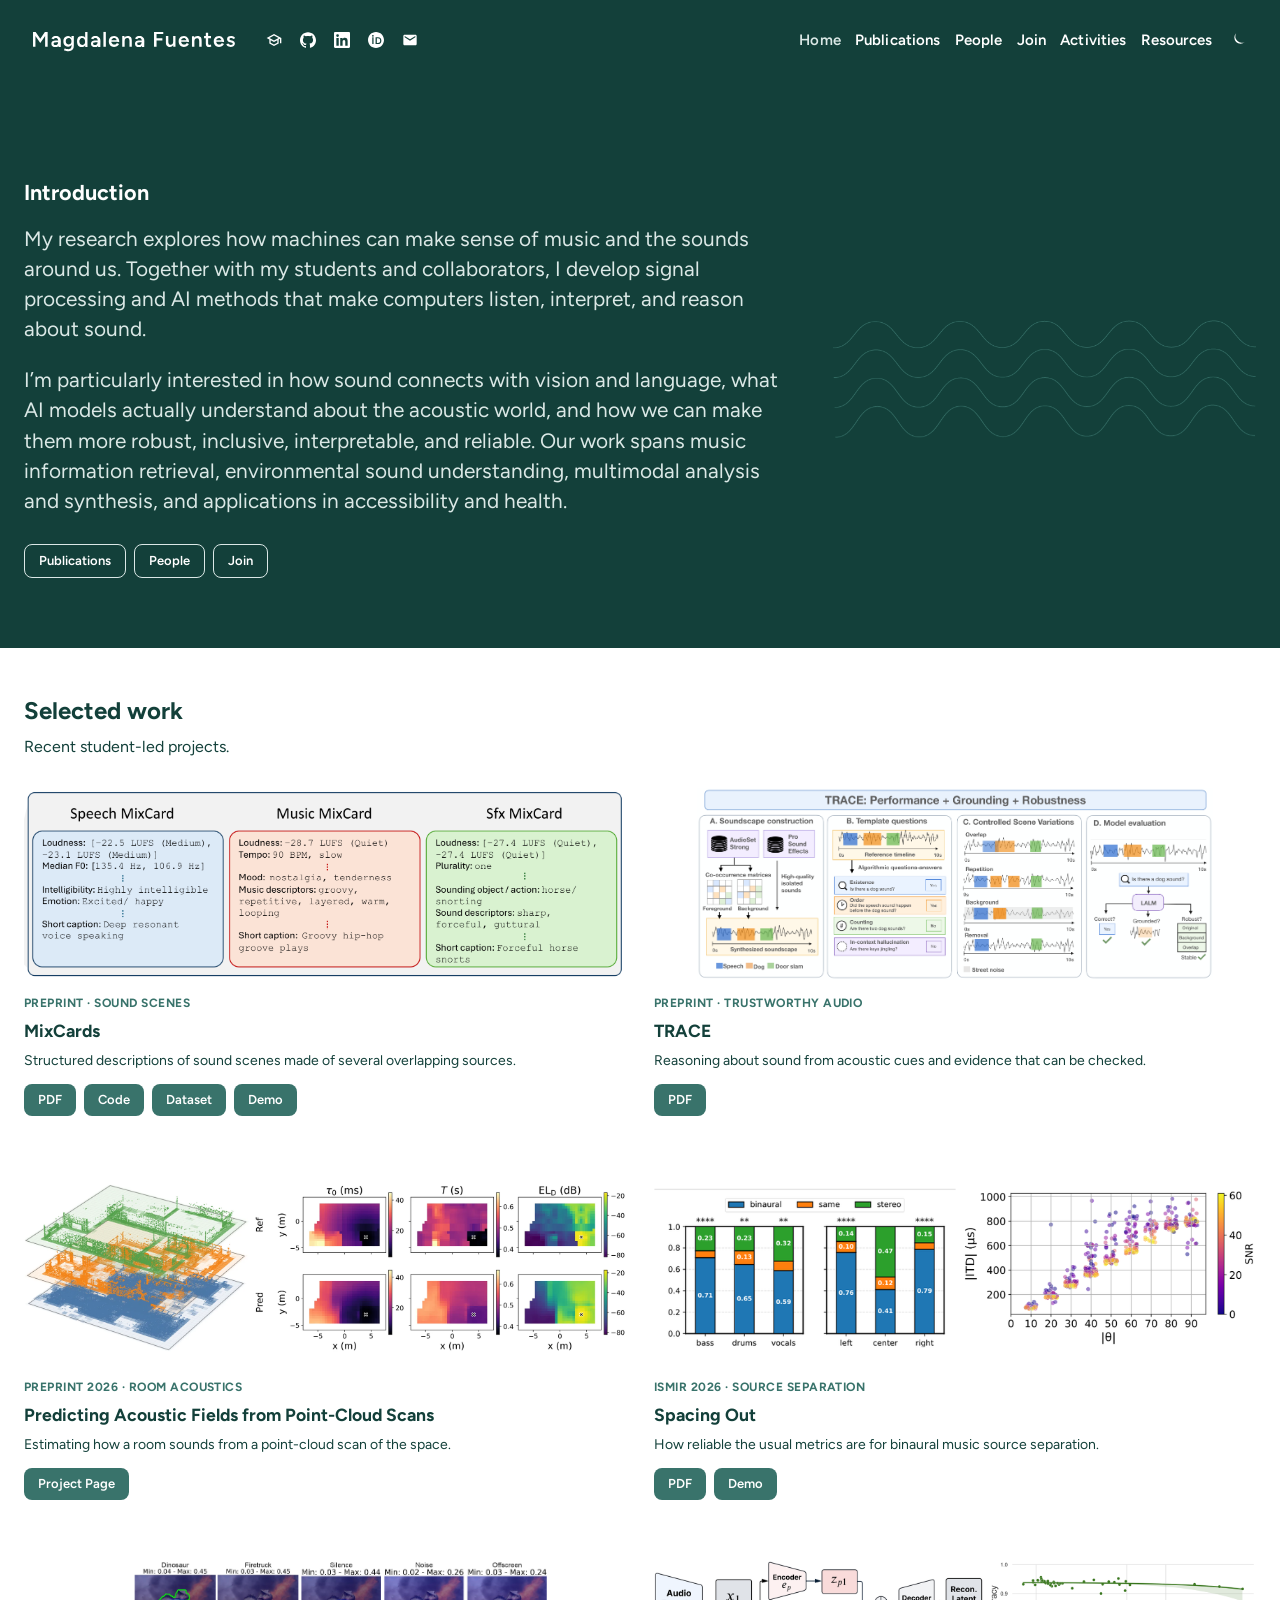
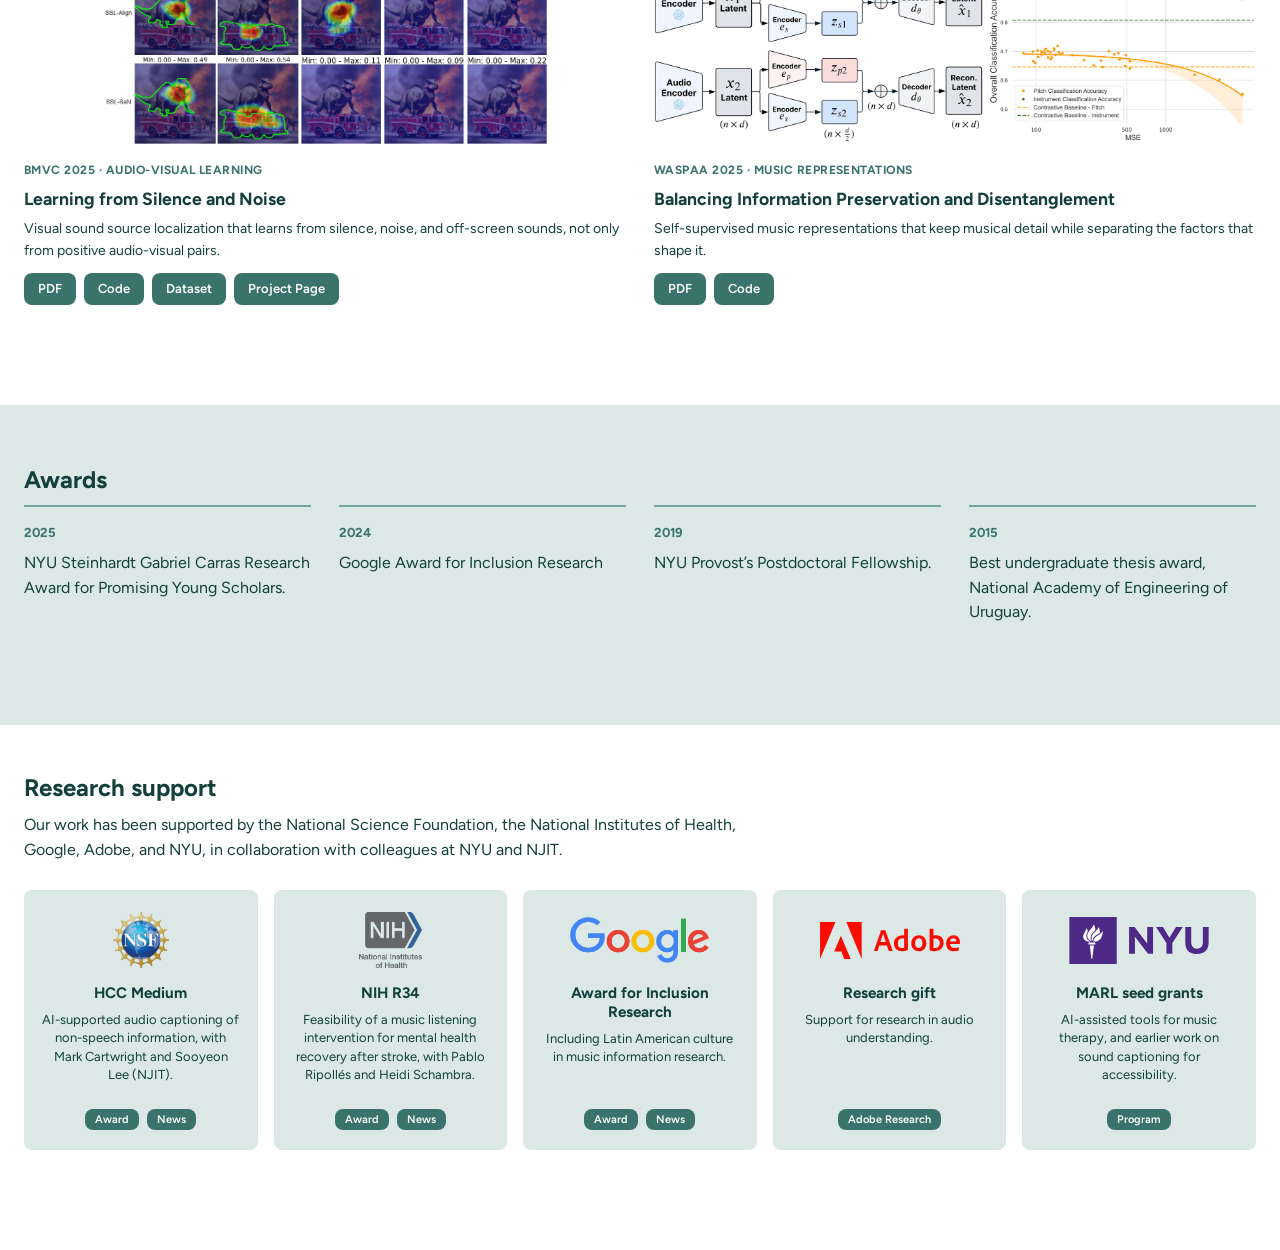
<file: index.html>
<!DOCTYPE html>
<html lang="en">
<head>
  <script>
    try {
      var savedTheme = localStorage.getItem("theme");
      if (savedTheme === "dark" || savedTheme === "light") document.documentElement.setAttribute("data-theme", savedTheme);
    } catch (e) {}
  </script>
  <meta charset="utf-8">
  <meta name="viewport" content="width=device-width, initial-scale=1">
  <title>Magdalena Fuentes</title>
  <meta name="description" content="Assistant Professor of Music Technology and Integrated Design &amp; Media at New York University. Machine listening, music information retrieval, and multimodal sound analysis.">
  <link rel="icon" href="assets/images/favicon.png?v=2" type="image/png" sizes="192x192">
  <link rel="icon" href="assets/images/icon-512.png?v=2" type="image/png" sizes="512x512">
  <link rel="apple-touch-icon" href="assets/images/apple-touch-icon.png?v=2">
  <link rel="manifest" href="/site.webmanifest">
  <link rel="preconnect" href="https://fonts.googleapis.com">
  <link rel="preconnect" href="https://fonts.gstatic.com" crossorigin>
  <link href="https://fonts.googleapis.com/css2?family=Figtree:ital,wght@0,400;0,600;0,700;1,400;1,600;1,700&display=swap" rel="stylesheet">
  <link rel="stylesheet" href="assets/css/style.css?v=52">
</head>
<body class="page-home">
  <div class="mobile-nav" id="mobile-nav">
    <button class="mobile-close" type="button" aria-label="Close menu">&times;</button>
    <ul>
            <li><a href="./" aria-current="page"><span>Home</span></a></li>
            <li><a href="./publications/"><span>Publications</span></a></li>
            <li><a href="./people/"><span>People</span></a></li>
            <li><a href="./join/"><span>Join</span></a></li>
            <li><a href="./activities/"><span>Activities</span></a></li>
            <li><a href="./resources/"><span>Resources</span></a></li>
    </ul>

        <ul class="header-socials" aria-label="Profiles">
          <li><a href="https://scholar.google.com/citations?user=gz7oJAoAAAAJ" target="_blank" rel="noopener" aria-label="Google Scholar" title="Google Scholar"><svg viewBox="0 0 24 24" aria-hidden="true"><path d="M12 3L1 9l4 2.18v6L12 21l7-3.82v-6l2-1.09V17h2V9L12 3zm6.82 6L12 12.72 5.18 9 12 5.28 18.82 9zM17 15.99l-5 2.73-5-2.73v-3.72L12 15l5-2.73v3.72z"/></svg></a></li>
          <li><a href="https://github.com/magdalenafuentes" target="_blank" rel="noopener" aria-label="GitHub" title="GitHub"><svg viewBox="0 0 24 24" aria-hidden="true"><path d="M12 .297c-6.63 0-12 5.373-12 12 0 5.303 3.438 9.8 8.205 11.387.6.113.82-.258.82-.577 0-.285-.01-1.04-.015-2.04-3.338.724-4.042-1.61-4.042-1.61-.546-1.387-1.333-1.757-1.333-1.757-1.09-.745.084-.729.084-.729 1.205.084 1.84 1.236 1.84 1.236 1.07 1.835 2.809 1.305 3.495.998.108-.776.417-1.305.76-1.605-2.665-.3-5.466-1.332-5.466-5.93 0-1.31.465-2.38 1.235-3.22-.135-.303-.54-1.523.105-3.176 0 0 1.005-.322 3.3 1.23.96-.267 1.98-.399 3-.405 1.02.006 2.04.138 3 .405 2.28-1.552 3.285-1.23 3.285-1.23.645 1.653.24 2.873.12 3.176.765.84 1.23 1.91 1.23 3.22 0 4.61-2.805 5.625-5.475 5.92.42.36.81 1.096.81 2.22 0 1.606-.015 2.896-.015 3.286 0 .315.21.69.825.57C20.565 22.092 24 17.592 24 12.297c0-6.627-5.373-12-12-12"/></svg></a></li>
          <li><a href="https://www.linkedin.com/in/mfu3ntes/" target="_blank" rel="noopener" aria-label="LinkedIn" title="LinkedIn"><svg viewBox="0 0 24 24" aria-hidden="true"><path d="M20.447 20.452h-3.554v-5.569c0-1.328-.027-3.037-1.852-3.037-1.853 0-2.136 1.445-2.136 2.939v5.667H9.351V9h3.414v1.561h.046c.477-.9 1.637-1.85 3.37-1.85 3.601 0 4.267 2.37 4.267 5.455v6.286zM5.337 7.433a2.062 2.062 0 01-2.063-2.065 2.064 2.064 0 112.063 2.065zm1.782 13.019H3.555V9h3.564v11.452zM22.225 0H1.771C.792 0 0 .774 0 1.729v20.542C0 23.227.792 24 1.771 24h20.451C23.2 24 24 23.227 24 22.271V1.729C24 .774 23.2 0 22.222 0h.003z"/></svg></a></li>
          <li><a href="https://orcid.org/0000-0003-4506-6639" target="_blank" rel="noopener" aria-label="ORCID" title="ORCID"><svg viewBox="0 0 24 24" aria-hidden="true"><path d="M12 0C5.372 0 0 5.372 0 12s5.372 12 12 12 12-5.372 12-12S18.628 0 12 0zM7.37 4.368c.745 0 1.33.615 1.33 1.358 0 .745-.585 1.353-1.33 1.353-.746 0-1.348-.608-1.348-1.353 0-.743.602-1.358 1.348-1.358zm.955 3.497v10.272H6.418V7.865h1.907zm3.032 0h3.636c3.494 0 5.04 2.184 5.04 5.137 0 3.012-1.81 5.135-5.415 5.135h-3.261V7.865zm1.907 1.69v6.89h1.588c2.294 0 3.41-1.274 3.41-3.409 0-2.18-1.085-3.481-3.341-3.481h-1.657z"/></svg></a></li>
          <li><a href="mailto:mfuentes@nyu.edu" aria-label="Email" title="Email"><svg viewBox="0 0 24 24" aria-hidden="true"><path d="M20 4H4c-1.1 0-2 .9-2 2v12c0 1.1.9 2 2 2h16c1.1 0 2-.9 2-2V6c0-1.1-.9-2-2-2zm0 4l-8 5-8-5V6l8 5 8-5v2z"/></svg></a></li>
        </ul>
    <button class="theme-toggle" type="button" aria-label="Switch to dark theme" title="Switch to dark theme" aria-pressed="false"><svg class="icon-moon" viewBox="0 0 24 24" aria-hidden="true"><path fill="currentColor" d="M21 14.5A8.5 8.5 0 0 1 9.5 3 7 7 0 1 0 21 14.5z"/></svg><svg class="icon-sun" viewBox="0 0 24 24" aria-hidden="true"><path fill="currentColor" d="M12 7a5 5 0 100 10 5 5 0 000-10zM11 1h2v3h-2V1zm0 19h2v3h-2v-3zM3.5 11H.5v2h3v-2zm20 0h-3v2h3v-2zM5.6 4.2L3.5 2.1 2.1 3.5l2.1 2.1 1.4-1.4zm14.8 14.8l-2.1-2.1-1.4 1.4 2.1 2.1 1.4-1.4zM18.4 4.2l1.4 1.4 2.1-2.1-1.4-1.4-2.1 2.1zM4.2 18.4l1.4-1.4-2.1-2.1-1.4 1.4 2.1 2.1z"/></svg></button>
  </div>
  <header class="site-header">
    <div class="container header-inner">
      <div class="header-brand"><a class="logo" href="./">
        <img class="logo-light" src="assets/images/logo-white.svg" alt="Magdalena Fuentes">
        <img class="logo-dark" src="assets/images/logo.svg" alt="Magdalena Fuentes">
      </a>
      <ul class="header-socials" aria-label="Profiles">
          <li><a href="https://scholar.google.com/citations?user=gz7oJAoAAAAJ" target="_blank" rel="noopener" aria-label="Google Scholar" title="Google Scholar"><svg viewBox="0 0 24 24" aria-hidden="true"><path d="M12 3L1 9l4 2.18v6L12 21l7-3.82v-6l2-1.09V17h2V9L12 3zm6.82 6L12 12.72 5.18 9 12 5.28 18.82 9zM17 15.99l-5 2.73-5-2.73v-3.72L12 15l5-2.73v3.72z"/></svg></a></li>
          <li><a href="https://github.com/magdalenafuentes" target="_blank" rel="noopener" aria-label="GitHub" title="GitHub"><svg viewBox="0 0 24 24" aria-hidden="true"><path d="M12 .297c-6.63 0-12 5.373-12 12 0 5.303 3.438 9.8 8.205 11.387.6.113.82-.258.82-.577 0-.285-.01-1.04-.015-2.04-3.338.724-4.042-1.61-4.042-1.61-.546-1.387-1.333-1.757-1.333-1.757-1.09-.745.084-.729.084-.729 1.205.084 1.84 1.236 1.84 1.236 1.07 1.835 2.809 1.305 3.495.998.108-.776.417-1.305.76-1.605-2.665-.3-5.466-1.332-5.466-5.93 0-1.31.465-2.38 1.235-3.22-.135-.303-.54-1.523.105-3.176 0 0 1.005-.322 3.3 1.23.96-.267 1.98-.399 3-.405 1.02.006 2.04.138 3 .405 2.28-1.552 3.285-1.23 3.285-1.23.645 1.653.24 2.873.12 3.176.765.84 1.23 1.91 1.23 3.22 0 4.61-2.805 5.625-5.475 5.92.42.36.81 1.096.81 2.22 0 1.606-.015 2.896-.015 3.286 0 .315.21.69.825.57C20.565 22.092 24 17.592 24 12.297c0-6.627-5.373-12-12-12"/></svg></a></li>
          <li><a href="https://www.linkedin.com/in/mfu3ntes/" target="_blank" rel="noopener" aria-label="LinkedIn" title="LinkedIn"><svg viewBox="0 0 24 24" aria-hidden="true"><path d="M20.447 20.452h-3.554v-5.569c0-1.328-.027-3.037-1.852-3.037-1.853 0-2.136 1.445-2.136 2.939v5.667H9.351V9h3.414v1.561h.046c.477-.9 1.637-1.85 3.37-1.85 3.601 0 4.267 2.37 4.267 5.455v6.286zM5.337 7.433a2.062 2.062 0 01-2.063-2.065 2.064 2.064 0 112.063 2.065zm1.782 13.019H3.555V9h3.564v11.452zM22.225 0H1.771C.792 0 0 .774 0 1.729v20.542C0 23.227.792 24 1.771 24h20.451C23.2 24 24 23.227 24 22.271V1.729C24 .774 23.2 0 22.222 0h.003z"/></svg></a></li>
          <li><a href="https://orcid.org/0000-0003-4506-6639" target="_blank" rel="noopener" aria-label="ORCID" title="ORCID"><svg viewBox="0 0 24 24" aria-hidden="true"><path d="M12 0C5.372 0 0 5.372 0 12s5.372 12 12 12 12-5.372 12-12S18.628 0 12 0zM7.37 4.368c.745 0 1.33.615 1.33 1.358 0 .745-.585 1.353-1.33 1.353-.746 0-1.348-.608-1.348-1.353 0-.743.602-1.358 1.348-1.358zm.955 3.497v10.272H6.418V7.865h1.907zm3.032 0h3.636c3.494 0 5.04 2.184 5.04 5.137 0 3.012-1.81 5.135-5.415 5.135h-3.261V7.865zm1.907 1.69v6.89h1.588c2.294 0 3.41-1.274 3.41-3.409 0-2.18-1.085-3.481-3.341-3.481h-1.657z"/></svg></a></li>
          <li><a href="mailto:mfuentes@nyu.edu" aria-label="Email" title="Email"><svg viewBox="0 0 24 24" aria-hidden="true"><path d="M20 4H4c-1.1 0-2 .9-2 2v12c0 1.1.9 2 2 2h16c1.1 0 2-.9 2-2V6c0-1.1-.9-2-2-2zm0 4l-8 5-8-5V6l8 5 8-5v2z"/></svg></a></li>
        </ul>
      </div>
      <div class="header-tools">
      <nav class="desktop-nav" aria-label="Primary">
        <ul class="nav-list">
            <li><a href="./" aria-current="page"><span>Home</span></a></li>
            <li><a href="./publications/"><span>Publications</span></a></li>
            <li><a href="./people/"><span>People</span></a></li>
            <li><a href="./join/"><span>Join</span></a></li>
            <li><a href="./activities/"><span>Activities</span></a></li>
            <li><a href="./resources/"><span>Resources</span></a></li>
        </ul>
      </nav>
      <button class="theme-toggle" type="button" aria-label="Switch to dark theme" title="Switch to dark theme" aria-pressed="false"><svg class="icon-moon" viewBox="0 0 24 24" aria-hidden="true"><path fill="currentColor" d="M21 14.5A8.5 8.5 0 0 1 9.5 3 7 7 0 1 0 21 14.5z"/></svg><svg class="icon-sun" viewBox="0 0 24 24" aria-hidden="true"><path fill="currentColor" d="M12 7a5 5 0 100 10 5 5 0 000-10zM11 1h2v3h-2V1zm0 19h2v3h-2v-3zM3.5 11H.5v2h3v-2zm20 0h-3v2h3v-2zM5.6 4.2L3.5 2.1 2.1 3.5l2.1 2.1 1.4-1.4zm14.8 14.8l-2.1-2.1-1.4 1.4 2.1 2.1 1.4-1.4zM18.4 4.2l1.4 1.4 2.1-2.1-1.4-1.4-2.1 2.1zM4.2 18.4l1.4-1.4-2.1-2.1-1.4 1.4 2.1 2.1z"/></svg></button>
      <button class="menu-toggle" type="button" aria-label="Open menu"><span></span></button>
      </div>
    </div>
  </header>
  
  <main>
    <section class="hero">
      <div class="container hero-intro">
        <div class="hero-intro-copy">
          <div class="hero-bio reveal">
            <h1>Introduction</h1>
            <p>My research explores how machines can make sense of music and the sounds around us. Together with my students and collaborators, I develop signal processing and AI methods that make computers listen, interpret, and reason about sound.</p>
            <p>I’m particularly interested in how sound connects with vision and language, what AI models actually understand about the acoustic world, and how we can make them more robust, inclusive, interpretable, and reliable. Our work spans music information retrieval, environmental sound understanding, multimodal analysis and synthesis, and applications in accessibility and health.</p>
          </div>
          <div class="btn-row reveal">
            <a class="btn" href="publications/">Publications</a>
            <a class="btn" href="people/">People</a>
            <a class="btn" href="join/">Join</a>
          </div>
        </div>
        <img class="hero-kicker reveal" src="assets/images/pattern-home.png" alt="">
      </div>
    </section>
    <section class="page-main" id="selected">
      <div class="container">
        <h2 class="reveal">Selected work</h2>
        <p class="section-intro reveal">Recent student-led projects.</p>
        <div class="highlight-grid">
          <article class="highlight-card reveal">
            <img src="assets/images/papers/fig-mixcards-evaluating-structured-descriptions-of-mult.png?v=3" alt="Three cards describing speech, music, and sound effects in a mixed scene">
            <p class="meta">Preprint · Sound scenes</p>
            <h3>MixCards</h3>
            <p>Structured descriptions of sound scenes made of several overlapping sources.</p>
            <div class="btn-row">
              <a class="btn" href="https://arxiv.org/pdf/2610.38276" target="_blank" rel="noopener">PDF</a>
              <a class="btn" href="https://github.com/Sound-Captioning-for-Accessibility/mixcardbench" target="_blank" rel="noopener">Code</a>
              <a class="btn" href="https://doi.org/10.5281/zenodo.23702059" target="_blank" rel="noopener">Dataset</a>
              <a class="btn" href="https://mixcards-anon.github.io/mixcards-demo/" target="_blank" rel="noopener">Demo</a>
            </div>
          </article>
          <article class="highlight-card reveal">
            <img src="assets/images/papers/fig-trace-trustworthy-reasoning.png?v=2" alt="Diagram of acoustic evidence used to support a reasoning trace">
            <p class="meta">Preprint · Trustworthy audio</p>
            <h3>TRACE</h3>
            <p>Reasoning about sound from acoustic cues and evidence that can be checked.</p>
            <div class="btn-row">
              <a class="btn" href="https://arxiv.org/pdf/2610.26894" target="_blank" rel="noopener">PDF</a>
            </div>
          </article>
          <article class="highlight-card reveal">
            <img src="assets/images/papers/fig-predicting-acoustic-fields-row.png" alt="A point-cloud scan split by height, beside reference and predicted acoustic maps">
            <p class="meta">Preprint 2026 · Room acoustics</p>
            <h3>Predicting Acoustic Fields from Point-Cloud Scans</h3>
            <p>Estimating how a room sounds from a point-cloud scan of the space.</p>
            <div class="btn-row">
              <a class="btn" href="https://wuyi.io/research/point-cloud-acoustics/" target="_blank" rel="noopener">Project Page</a>
            </div>
          </article>
          <article class="highlight-card reveal">
            <img src="assets/images/papers/fig-spacing-out-row.png" alt="Binaural separation ratings beside an interaural-time-difference scatter plot">
            <p class="meta">ISMIR 2026 · Source separation</p>
            <h3>Spacing Out</h3>
            <p>How reliable the usual metrics are for binaural music source separation.</p>
            <div class="btn-row">
              <a class="btn" href="https://arxiv.org/pdf/2607.25919" target="_blank" rel="noopener">PDF</a>
              <a class="btn" href="https://richa-namballa.github.io/spacing-out-demo/" target="_blank" rel="noopener">Demo</a>
            </div>
          </article>
          <article class="highlight-card reveal">
            <img src="assets/images/papers/fig-silence-noise-row.png?v=2" alt="Localization maps in two rows and five columns: dinosaur, firetruck, silence, noise, and off-screen sound for SSL-Align and SSL-SaN">
            <p class="meta">BMVC 2025 · Audio-visual learning</p>
            <h3>Learning from Silence and Noise</h3>
            <p>Visual sound source localization that learns from silence, noise, and off-screen sounds, not only from positive audio-visual pairs.</p>
            <div class="btn-row">
              <a class="btn" href="https://arxiv.org/pdf/2508.21761" target="_blank" rel="noopener">PDF</a>
              <a class="btn" href="https://github.com/xavijuanola/SSL_SaN" target="_blank" rel="noopener">Code</a>
              <a class="btn" href="https://zenodo.org/records/17064608" target="_blank" rel="noopener">Dataset</a>
              <a class="btn" href="https://xavijuanola.github.io/SSL-SaN/" target="_blank" rel="noopener">Project Page</a>
            </div>
          </article>
          <article class="highlight-card reveal">
            <img src="assets/images/papers/fig-disentanglement-row.png" alt="A music representation model beside accuracy plotted against reconstruction error">
            <p class="meta">WASPAA 2025 · Music representations</p>
            <h3>Balancing Information Preservation and Disentanglement</h3>
            <p>Self-supervised music representations that keep musical detail while separating the factors that shape it.</p>
            <div class="btn-row">
              <a class="btn" href="https://arxiv.org/pdf/2507.22995" target="_blank" rel="noopener">PDF</a>
              <a class="btn" href="https://github.com/juliawilkins/ssl-music-dis" target="_blank" rel="noopener">Code</a>
            </div>
          </article>
        </div>
      </div>
    </section>
    <section class="section-mint" id="awards">
      <div class="container">
        <h2 class="reveal">Awards</h2>
        <div class="news-grid news-grid-4">
          <article class="news-card reveal">
            <time datetime="2025">2025</time>
            <p>NYU Steinhardt Gabriel Carras Research Award for Promising Young Scholars.</p>
          </article>
          <article class="news-card reveal">
            <time datetime="2024">2024</time>
            <p>Google Award for Inclusion Research</p>
          </article>
          <article class="news-card reveal">
            <time datetime="2019">2019</time>
            <p>NYU Provost’s Postdoctoral Fellowship.</p>
          </article>
          <article class="news-card reveal">
            <time datetime="2015">2015</time>
            <p>Best undergraduate thesis award, National Academy of Engineering of Uruguay.</p>
          </article>
        </div>
      </div>
    </section>
    <section class="page-main" id="support">
      <div class="container">
        <h2 class="reveal">Research support</h2>
        <p class="section-intro reveal">Our work has been supported by the National Science Foundation, the National Institutes of Health, Google, Adobe, and NYU, in collaboration with colleagues at NYU and NJIT.</p>
        <div class="funder-grid">
          <article class="funder-card reveal">
            <img class="funder-logo" src="assets/images/funders/nsf.png" alt="National Science Foundation">
            <h3>HCC Medium</h3>
            <p>AI-supported audio captioning of non-speech information, with Mark Cartwright and Sooyeon Lee (NJIT).</p>
            <div class="btn-row">
              <a class="btn btn-xs" href="https://www.nsf.gov/awardsearch/showAward?AWD_ID=2504643&amp;HistoricalAwards=false" target="_blank" rel="noopener">Award</a>
              <a class="btn btn-xs" href="https://steinhardt.nyu.edu/news/music-technologys-magdalena-fuentes-receives-800k-award-national-science-foundation" target="_blank" rel="noopener">News</a>
            </div>
          </article>
          <article class="funder-card reveal">
            <img class="funder-logo funder-logo-nih" src="assets/images/funders/nih.png" alt="National Institutes of Health">
            <h3>NIH R34</h3>
            <p>Feasibility of a music listening intervention for mental health recovery after stroke, with Pablo Ripollés and Heidi Schambra.</p>
            <div class="btn-row">
              <a class="btn btn-xs" href="https://reporter.nih.gov/quickSearch/R34AT012943" target="_blank" rel="noopener">Award</a>
              <a class="btn btn-xs" href="https://steinhardt.nyu.edu/news/marl-faculty-win-700000-nih-grant" target="_blank" rel="noopener">News</a>
            </div>
          </article>
          <article class="funder-card reveal">
            <img class="funder-logo funder-logo-wide" src="assets/images/funders/google.png" alt="Google">
            <h3>Award for Inclusion Research</h3>
            <p>Including Latin American culture in music information research.</p>
            <div class="btn-row">
              <a class="btn btn-xs" href="https://research.google/programs-and-events/past-programs/award-for-inclusion-research-program/" target="_blank" rel="noopener">Award</a>
              <a class="btn btn-xs" href="https://engineering.nyu.edu/news/nyu-tandon-professor-wins-google-award-inclusion-research" target="_blank" rel="noopener">News</a>
            </div>
          </article>
          <article class="funder-card reveal">
            <img class="funder-logo funder-logo-wide" src="assets/images/funders/adobe.svg" alt="Adobe">
            <h3>Research gift</h3>
            <p>Support for research in audio understanding.</p>
            <div class="btn-row">
              <a class="btn btn-xs" href="https://research.adobe.com/collaborations/" target="_blank" rel="noopener">Adobe Research</a>
            </div>
          </article>
          <article class="funder-card reveal">
            <img class="funder-logo funder-logo-wide" src="assets/images/funders/nyu.svg" alt="New York University">
            <h3>MARL seed grants</h3>
            <p>AI-assisted tools for music therapy, and earlier work on sound captioning for accessibility.</p>
            <div class="btn-row">
              <a class="btn btn-xs" href="https://steinhardt.nyu.edu/marl/research/seed-award-program" target="_blank" rel="noopener">Program</a>
            </div>
          </article>
        </div>
      </div>
    </section>
  </main>


  <script src="assets/js/main.js?v=4"></script>
</body>
</html>
</file>
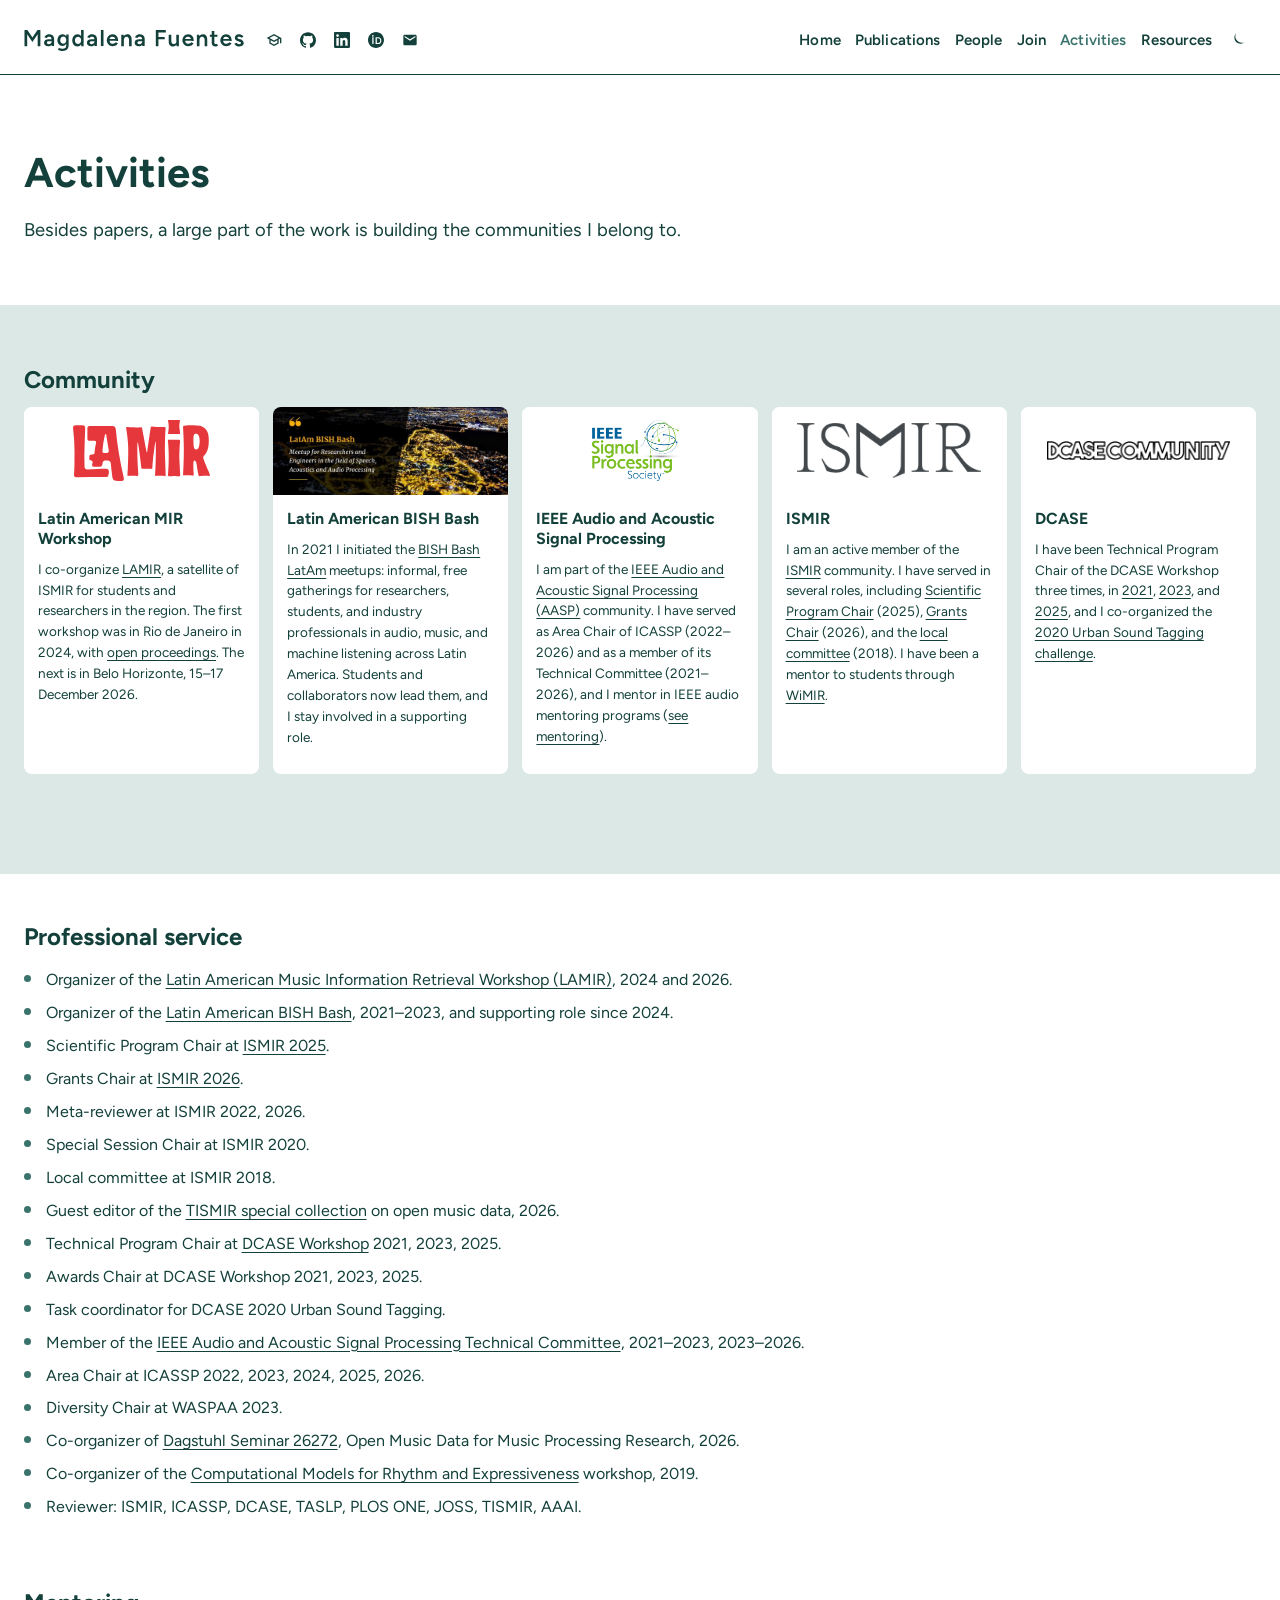
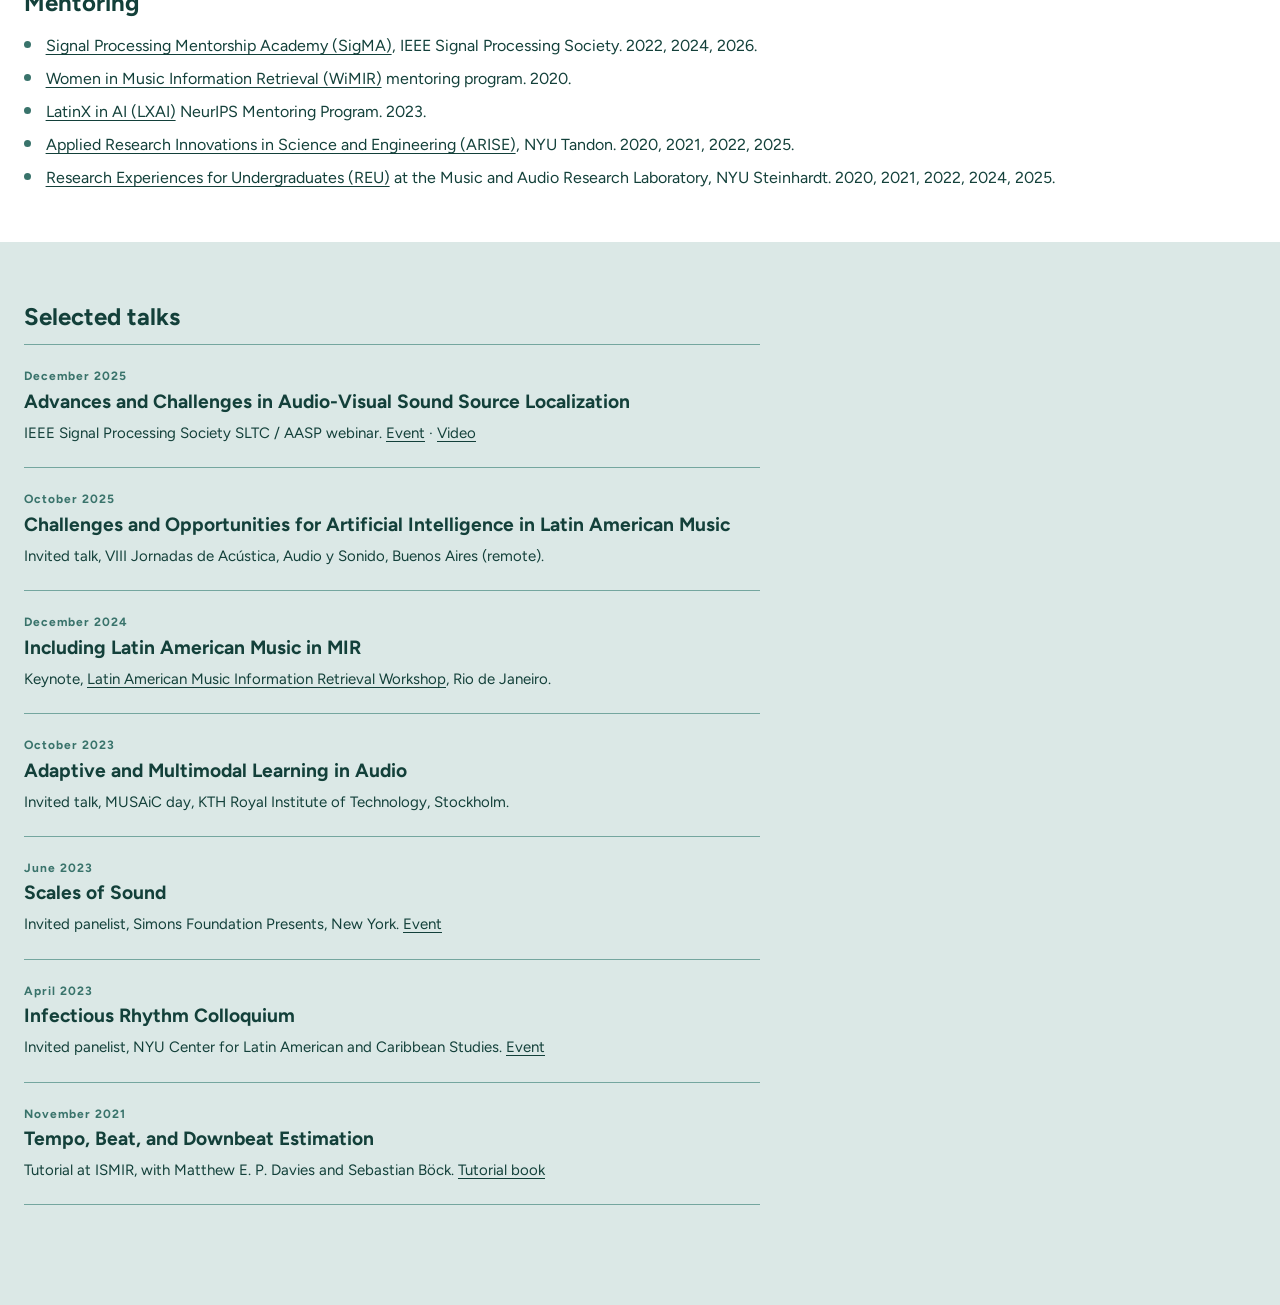
<file: activities/index.html>
<!DOCTYPE html>
<html lang="en">
<head>
  <script>
    try {
      var savedTheme = localStorage.getItem("theme");
      if (savedTheme === "dark" || savedTheme === "light") document.documentElement.setAttribute("data-theme", savedTheme);
    } catch (e) {}
  </script>
  <meta charset="utf-8">
  <meta name="viewport" content="width=device-width, initial-scale=1">
  <title>Activities – Magdalena Fuentes</title>
  <meta name="description" content="Assistant Professor of Music Technology and Integrated Design &amp; Media at New York University. Machine listening, music information retrieval, and multimodal sound analysis.">
  <link rel="icon" href="../assets/images/favicon.png?v=2" type="image/png" sizes="192x192">
  <link rel="icon" href="../assets/images/icon-512.png?v=2" type="image/png" sizes="512x512">
  <link rel="apple-touch-icon" href="../assets/images/apple-touch-icon.png?v=2">
  <link rel="manifest" href="/site.webmanifest">
  <link rel="preconnect" href="https://fonts.googleapis.com">
  <link rel="preconnect" href="https://fonts.gstatic.com" crossorigin>
  <link href="https://fonts.googleapis.com/css2?family=Figtree:ital,wght@0,400;0,600;0,700;1,400;1,600;1,700&display=swap" rel="stylesheet">
  <link rel="stylesheet" href="../assets/css/style.css?v=52">
</head>
<body class="page-activities">
  <div class="mobile-nav" id="mobile-nav">
    <button class="mobile-close" type="button" aria-label="Close menu">&times;</button>
    <ul>
            <li><a href="../"><span>Home</span></a></li>
            <li><a href="../publications/"><span>Publications</span></a></li>
            <li><a href="../people/"><span>People</span></a></li>
            <li><a href="../join/"><span>Join</span></a></li>
            <li><a href="../activities/" aria-current="page"><span>Activities</span></a></li>
            <li><a href="../resources/"><span>Resources</span></a></li>
    </ul>

        <ul class="header-socials" aria-label="Profiles">
          <li><a href="https://scholar.google.com/citations?user=gz7oJAoAAAAJ" target="_blank" rel="noopener" aria-label="Google Scholar" title="Google Scholar"><svg viewBox="0 0 24 24" aria-hidden="true"><path d="M12 3L1 9l4 2.18v6L12 21l7-3.82v-6l2-1.09V17h2V9L12 3zm6.82 6L12 12.72 5.18 9 12 5.28 18.82 9zM17 15.99l-5 2.73-5-2.73v-3.72L12 15l5-2.73v3.72z"/></svg></a></li>
          <li><a href="https://github.com/magdalenafuentes" target="_blank" rel="noopener" aria-label="GitHub" title="GitHub"><svg viewBox="0 0 24 24" aria-hidden="true"><path d="M12 .297c-6.63 0-12 5.373-12 12 0 5.303 3.438 9.8 8.205 11.387.6.113.82-.258.82-.577 0-.285-.01-1.04-.015-2.04-3.338.724-4.042-1.61-4.042-1.61-.546-1.387-1.333-1.757-1.333-1.757-1.09-.745.084-.729.084-.729 1.205.084 1.84 1.236 1.84 1.236 1.07 1.835 2.809 1.305 3.495.998.108-.776.417-1.305.76-1.605-2.665-.3-5.466-1.332-5.466-5.93 0-1.31.465-2.38 1.235-3.22-.135-.303-.54-1.523.105-3.176 0 0 1.005-.322 3.3 1.23.96-.267 1.98-.399 3-.405 1.02.006 2.04.138 3 .405 2.28-1.552 3.285-1.23 3.285-1.23.645 1.653.24 2.873.12 3.176.765.84 1.23 1.91 1.23 3.22 0 4.61-2.805 5.625-5.475 5.92.42.36.81 1.096.81 2.22 0 1.606-.015 2.896-.015 3.286 0 .315.21.69.825.57C20.565 22.092 24 17.592 24 12.297c0-6.627-5.373-12-12-12"/></svg></a></li>
          <li><a href="https://www.linkedin.com/in/mfu3ntes/" target="_blank" rel="noopener" aria-label="LinkedIn" title="LinkedIn"><svg viewBox="0 0 24 24" aria-hidden="true"><path d="M20.447 20.452h-3.554v-5.569c0-1.328-.027-3.037-1.852-3.037-1.853 0-2.136 1.445-2.136 2.939v5.667H9.351V9h3.414v1.561h.046c.477-.9 1.637-1.85 3.37-1.85 3.601 0 4.267 2.37 4.267 5.455v6.286zM5.337 7.433a2.062 2.062 0 01-2.063-2.065 2.064 2.064 0 112.063 2.065zm1.782 13.019H3.555V9h3.564v11.452zM22.225 0H1.771C.792 0 0 .774 0 1.729v20.542C0 23.227.792 24 1.771 24h20.451C23.2 24 24 23.227 24 22.271V1.729C24 .774 23.2 0 22.222 0h.003z"/></svg></a></li>
          <li><a href="https://orcid.org/0000-0003-4506-6639" target="_blank" rel="noopener" aria-label="ORCID" title="ORCID"><svg viewBox="0 0 24 24" aria-hidden="true"><path d="M12 0C5.372 0 0 5.372 0 12s5.372 12 12 12 12-5.372 12-12S18.628 0 12 0zM7.37 4.368c.745 0 1.33.615 1.33 1.358 0 .745-.585 1.353-1.33 1.353-.746 0-1.348-.608-1.348-1.353 0-.743.602-1.358 1.348-1.358zm.955 3.497v10.272H6.418V7.865h1.907zm3.032 0h3.636c3.494 0 5.04 2.184 5.04 5.137 0 3.012-1.81 5.135-5.415 5.135h-3.261V7.865zm1.907 1.69v6.89h1.588c2.294 0 3.41-1.274 3.41-3.409 0-2.18-1.085-3.481-3.341-3.481h-1.657z"/></svg></a></li>
          <li><a href="mailto:mfuentes@nyu.edu" aria-label="Email" title="Email"><svg viewBox="0 0 24 24" aria-hidden="true"><path d="M20 4H4c-1.1 0-2 .9-2 2v12c0 1.1.9 2 2 2h16c1.1 0 2-.9 2-2V6c0-1.1-.9-2-2-2zm0 4l-8 5-8-5V6l8 5 8-5v2z"/></svg></a></li>
        </ul>
    <button class="theme-toggle" type="button" aria-label="Switch to dark theme" title="Switch to dark theme" aria-pressed="false"><svg class="icon-moon" viewBox="0 0 24 24" aria-hidden="true"><path fill="currentColor" d="M21 14.5A8.5 8.5 0 0 1 9.5 3 7 7 0 1 0 21 14.5z"/></svg><svg class="icon-sun" viewBox="0 0 24 24" aria-hidden="true"><path fill="currentColor" d="M12 7a5 5 0 100 10 5 5 0 000-10zM11 1h2v3h-2V1zm0 19h2v3h-2v-3zM3.5 11H.5v2h3v-2zm20 0h-3v2h3v-2zM5.6 4.2L3.5 2.1 2.1 3.5l2.1 2.1 1.4-1.4zm14.8 14.8l-2.1-2.1-1.4 1.4 2.1 2.1 1.4-1.4zM18.4 4.2l1.4 1.4 2.1-2.1-1.4-1.4-2.1 2.1zM4.2 18.4l1.4-1.4-2.1-2.1-1.4 1.4 2.1 2.1z"/></svg></button>
  </div>
  <header class="site-header">
    <div class="container header-inner">
      <div class="header-brand"><a class="logo" href="../">
        <img class="logo-light" src="../assets/images/logo-white.svg" alt="Magdalena Fuentes">
        <img class="logo-dark" src="../assets/images/logo.svg" alt="Magdalena Fuentes">
      </a>
      <ul class="header-socials" aria-label="Profiles">
          <li><a href="https://scholar.google.com/citations?user=gz7oJAoAAAAJ" target="_blank" rel="noopener" aria-label="Google Scholar" title="Google Scholar"><svg viewBox="0 0 24 24" aria-hidden="true"><path d="M12 3L1 9l4 2.18v6L12 21l7-3.82v-6l2-1.09V17h2V9L12 3zm6.82 6L12 12.72 5.18 9 12 5.28 18.82 9zM17 15.99l-5 2.73-5-2.73v-3.72L12 15l5-2.73v3.72z"/></svg></a></li>
          <li><a href="https://github.com/magdalenafuentes" target="_blank" rel="noopener" aria-label="GitHub" title="GitHub"><svg viewBox="0 0 24 24" aria-hidden="true"><path d="M12 .297c-6.63 0-12 5.373-12 12 0 5.303 3.438 9.8 8.205 11.387.6.113.82-.258.82-.577 0-.285-.01-1.04-.015-2.04-3.338.724-4.042-1.61-4.042-1.61-.546-1.387-1.333-1.757-1.333-1.757-1.09-.745.084-.729.084-.729 1.205.084 1.84 1.236 1.84 1.236 1.07 1.835 2.809 1.305 3.495.998.108-.776.417-1.305.76-1.605-2.665-.3-5.466-1.332-5.466-5.93 0-1.31.465-2.38 1.235-3.22-.135-.303-.54-1.523.105-3.176 0 0 1.005-.322 3.3 1.23.96-.267 1.98-.399 3-.405 1.02.006 2.04.138 3 .405 2.28-1.552 3.285-1.23 3.285-1.23.645 1.653.24 2.873.12 3.176.765.84 1.23 1.91 1.23 3.22 0 4.61-2.805 5.625-5.475 5.92.42.36.81 1.096.81 2.22 0 1.606-.015 2.896-.015 3.286 0 .315.21.69.825.57C20.565 22.092 24 17.592 24 12.297c0-6.627-5.373-12-12-12"/></svg></a></li>
          <li><a href="https://www.linkedin.com/in/mfu3ntes/" target="_blank" rel="noopener" aria-label="LinkedIn" title="LinkedIn"><svg viewBox="0 0 24 24" aria-hidden="true"><path d="M20.447 20.452h-3.554v-5.569c0-1.328-.027-3.037-1.852-3.037-1.853 0-2.136 1.445-2.136 2.939v5.667H9.351V9h3.414v1.561h.046c.477-.9 1.637-1.85 3.37-1.85 3.601 0 4.267 2.37 4.267 5.455v6.286zM5.337 7.433a2.062 2.062 0 01-2.063-2.065 2.064 2.064 0 112.063 2.065zm1.782 13.019H3.555V9h3.564v11.452zM22.225 0H1.771C.792 0 0 .774 0 1.729v20.542C0 23.227.792 24 1.771 24h20.451C23.2 24 24 23.227 24 22.271V1.729C24 .774 23.2 0 22.222 0h.003z"/></svg></a></li>
          <li><a href="https://orcid.org/0000-0003-4506-6639" target="_blank" rel="noopener" aria-label="ORCID" title="ORCID"><svg viewBox="0 0 24 24" aria-hidden="true"><path d="M12 0C5.372 0 0 5.372 0 12s5.372 12 12 12 12-5.372 12-12S18.628 0 12 0zM7.37 4.368c.745 0 1.33.615 1.33 1.358 0 .745-.585 1.353-1.33 1.353-.746 0-1.348-.608-1.348-1.353 0-.743.602-1.358 1.348-1.358zm.955 3.497v10.272H6.418V7.865h1.907zm3.032 0h3.636c3.494 0 5.04 2.184 5.04 5.137 0 3.012-1.81 5.135-5.415 5.135h-3.261V7.865zm1.907 1.69v6.89h1.588c2.294 0 3.41-1.274 3.41-3.409 0-2.18-1.085-3.481-3.341-3.481h-1.657z"/></svg></a></li>
          <li><a href="mailto:mfuentes@nyu.edu" aria-label="Email" title="Email"><svg viewBox="0 0 24 24" aria-hidden="true"><path d="M20 4H4c-1.1 0-2 .9-2 2v12c0 1.1.9 2 2 2h16c1.1 0 2-.9 2-2V6c0-1.1-.9-2-2-2zm0 4l-8 5-8-5V6l8 5 8-5v2z"/></svg></a></li>
        </ul>
      </div>
      <div class="header-tools">
      <nav class="desktop-nav" aria-label="Primary">
        <ul class="nav-list">
            <li><a href="../"><span>Home</span></a></li>
            <li><a href="../publications/"><span>Publications</span></a></li>
            <li><a href="../people/"><span>People</span></a></li>
            <li><a href="../join/"><span>Join</span></a></li>
            <li><a href="../activities/" aria-current="page"><span>Activities</span></a></li>
            <li><a href="../resources/"><span>Resources</span></a></li>
        </ul>
      </nav>
      <button class="theme-toggle" type="button" aria-label="Switch to dark theme" title="Switch to dark theme" aria-pressed="false"><svg class="icon-moon" viewBox="0 0 24 24" aria-hidden="true"><path fill="currentColor" d="M21 14.5A8.5 8.5 0 0 1 9.5 3 7 7 0 1 0 21 14.5z"/></svg><svg class="icon-sun" viewBox="0 0 24 24" aria-hidden="true"><path fill="currentColor" d="M12 7a5 5 0 100 10 5 5 0 000-10zM11 1h2v3h-2V1zm0 19h2v3h-2v-3zM3.5 11H.5v2h3v-2zm20 0h-3v2h3v-2zM5.6 4.2L3.5 2.1 2.1 3.5l2.1 2.1 1.4-1.4zm14.8 14.8l-2.1-2.1-1.4 1.4 2.1 2.1 1.4-1.4zM18.4 4.2l1.4 1.4 2.1-2.1-1.4-1.4-2.1 2.1zM4.2 18.4l1.4-1.4-2.1-2.1-1.4 1.4 2.1 2.1z"/></svg></button>
      <button class="menu-toggle" type="button" aria-label="Open menu"><span></span></button>
      </div>
    </div>
  </header>
  
  <main>
    <section class="page-main" style="padding-bottom:48px">
      <div class="container">
        <h1 class="page-title reveal">Activities</h1>
        <p class="research-lead reveal">Besides papers, a large part of the work is building the communities I belong to.</p>
      </div>
    </section>
    <section class="section-mint" id="community">
      <div class="container">
        <h2 class="reveal">Community</h2>
        <div class="community-grid">
          <article class="theme-card reveal">
            <div class="community-banner">
              <img class="community-logo community-logo-lamir" src="../assets/images/activities/lamir.svg" alt="LAMIR">
            </div>
            <h3>Latin American MIR Workshop</h3>
            <p>I co-organize <a href="https://lamir-workshop.github.io/" target="_blank" rel="noopener">LAMIR</a>, a satellite of ISMIR for students and researchers in the region. The first workshop was in Rio de Janeiro in 2024, with <a href="https://doi.org/10.5281/zenodo.14908040" target="_blank" rel="noopener">open proceedings</a>. The next is in Belo Horizonte, 15–17 December 2026.</p>
          </article>
          <article class="theme-card reveal">
            <img src="../assets/images/activities/bish.jpg" alt="BISH Bash LatAm">
            <h3>Latin American BISH Bash</h3>
            <p>In 2021 I initiated the <a href="https://www.meetup.com/bish-bash-latam/" target="_blank" rel="noopener">BISH Bash LatAm</a> meetups: informal, free gatherings for researchers, students, and industry professionals in audio, music, and machine listening across Latin America. Students and collaborators now lead them, and I stay involved in a supporting role.</p>
          </article>
          <article class="theme-card reveal">
            <div class="community-banner">
              <img class="community-logo community-logo-ieee" src="../assets/images/activities/ieee.png" alt="IEEE Signal Processing Society">
            </div>
            <h3>IEEE Audio and Acoustic Signal Processing</h3>
            <p>I am part of the <a href="https://signalprocessingsociety.org/community-involvement/audio-and-acoustic-signal-processing" target="_blank" rel="noopener">IEEE Audio and Acoustic Signal Processing (AASP)</a> community. I have served as Area Chair of ICASSP (2022–2026) and as a member of its Technical Committee (2021–2026), and I mentor in IEEE audio mentoring programs (<a href="#mentoring">see mentoring</a>).</p>
          </article>
          <article class="theme-card reveal">
            <div class="community-banner">
              <img class="community-logo community-logo-ismir" src="../assets/images/activities/ismir.png" alt="International Society for Music Information Retrieval">
            </div>
            <h3>ISMIR</h3>
            <p>I am an active member of the <a href="https://ismir.net/" target="_blank" rel="noopener">ISMIR</a> community. I have served in several roles, including <a href="https://ismir2025.ismir.net/" target="_blank" rel="noopener">Scientific Program Chair</a> (2025), <a href="https://ismir2026.ismir.net/about/organizers" target="_blank" rel="noopener">Grants Chair</a> (2026), and the <a href="https://ismir2018.ismir.net/pages/about-organizing-committee.html" target="_blank" rel="noopener">local committee</a> (2018). I have been a mentor to students through <a href="https://wimir.wordpress.com/mentoring-program/" target="_blank" rel="noopener">WiMIR</a>.</p>
          </article>
          <article class="theme-card reveal">
            <div class="community-banner community-banner-dcase">
              <img class="community-logo community-logo-dcase" src="../assets/images/activities/dcase.png" alt="DCASE Community">
            </div>
            <h3>DCASE</h3>
            <p>I have been Technical Program Chair of the DCASE Workshop three times, in <a href="https://dcase.community/workshop2021/organizers" target="_blank" rel="noopener">2021</a>, <a href="https://dcase.community/workshop2023/organizers" target="_blank" rel="noopener">2023</a>, and <a href="https://dcase.community/workshop2025/organizers" target="_blank" rel="noopener">2025</a>, and I co-organized the <a href="https://dcase.community/challenge2020/task-urban-sound-tagging-with-spatiotemporal-context" target="_blank" rel="noopener">2020 Urban Sound Tagging challenge</a>.</p>
          </article>
        </div>
      </div>
    </section>
    <section class="page-main" id="service" style="padding-bottom:48px">
      <div class="container">
        <h2 class="reveal">Professional service</h2>
        <ul class="service-list reveal">
          <li>Organizer of the <a href="https://lamir-workshop.github.io/" target="_blank" rel="noopener">Latin American Music Information Retrieval Workshop (LAMIR)</a>, 2024 and 2026.</li>
          <li>Organizer of the <a href="https://www.meetup.com/bish-bash-latam/" target="_blank" rel="noopener">Latin American BISH Bash</a>, 2021–2023, and supporting role since 2024.</li>
          <li>Scientific Program Chair at <a href="https://ismir2025.ismir.net/" target="_blank" rel="noopener">ISMIR 2025</a>.</li>
          <li>Grants Chair at <a href="https://ismir2026.ismir.net/about/organizers" target="_blank" rel="noopener">ISMIR 2026</a>.</li>
          <li>Meta-reviewer at ISMIR 2022, 2026.</li>
          <li>Special Session Chair at ISMIR 2020.</li>
          <li>Local committee at ISMIR 2018.</li>
          <li>Guest editor of the <a href="https://account.transactions.ismir.net/index.php/up-j-tismir/libraryFiles/downloadPublic/9" target="_blank" rel="noopener">TISMIR special collection</a> on open music data, 2026.</li>
          <li>Technical Program Chair at <a href="https://dcase.community/workshop2025/organizers" target="_blank" rel="noopener">DCASE Workshop</a> 2021, 2023, 2025.</li>
          <li>Awards Chair at DCASE Workshop 2021, 2023, 2025.</li>
          <li>Task coordinator for DCASE 2020 Urban Sound Tagging.</li>
          <li>Member of the <a href="https://signalprocessingsociety.org/community-involvement/audio-and-acoustic-signal-processing" target="_blank" rel="noopener">IEEE Audio and Acoustic Signal Processing Technical Committee</a>, 2021–2023, 2023–2026.</li>
          <li>Area Chair at ICASSP 2022, 2023, 2024, 2025, 2026.</li>
          <li>Diversity Chair at WASPAA 2023.</li>
          <li>Co-organizer of <a href="https://www.dagstuhl.de/26272" target="_blank" rel="noopener">Dagstuhl Seminar 26272</a>, Open Music Data for Music Processing Research, 2026.</li>
          <li>Co-organizer of the <a href="http://www02.smt.ufrj.br/~starel/workshop/" target="_blank" rel="noopener">Computational Models for Rhythm and Expressiveness</a> workshop, 2019.</li>
          <li>Reviewer: ISMIR, ICASSP, DCASE, TASLP, PLOS ONE, JOSS, TISMIR, AAAI.</li>
        </ul>
        <h2 class="reveal" id="mentoring">Mentoring</h2>
        <ul class="service-list reveal">
          <li><a href="https://signalprocessingsociety.org/community-involvement/signal-processing-mentorship-academy-sigma-program" target="_blank" rel="noopener">Signal Processing Mentorship Academy (SigMA)</a>, IEEE Signal Processing Society. 2022, 2024, 2026.</li>
          <li><a href="https://wimir.wordpress.com/mentoring-program/" target="_blank" rel="noopener">Women in Music Information Retrieval (WiMIR)</a> mentoring program. 2020.</li>
          <li><a href="https://www.latinxinai.org/neurips-2023" target="_blank" rel="noopener">LatinX in AI (LXAI)</a> NeurIPS Mentoring Program. 2023.</li>
          <li><a href="https://k12stem.engineering.nyu.edu/programs/arise" target="_blank" rel="noopener">Applied Research Innovations in Science and Engineering (ARISE)</a>, NYU Tandon. 2020, 2021, 2022, 2025.</li>
          <li><a href="https://steinhardt.nyu.edu/marl/join-us/research-experiences-undergraduates-nyus-marl" target="_blank" rel="noopener">Research Experiences for Undergraduates (REU)</a> at the Music and Audio Research Laboratory, NYU Steinhardt. 2020, 2021, 2022, 2024, 2025.</li>
        </ul>
      </div>
    </section>
    <section class="section-mint" id="talks">
      <div class="container">
        <h2 class="reveal">Selected talks</h2>
        <div class="join-paths">
          <article class="join-path reveal">
            <span class="theme-num">December 2025</span>
            <h3>Advances and Challenges in Audio-Visual Sound Source Localization</h3>
            <p>IEEE Signal Processing Society SLTC / AASP webinar. <a href="https://signalprocessingsociety.org/events/sps-sltcaasp-webinar-advances-and-challenges-audio-visual-sound-source-localization" target="_blank" rel="noopener">Event</a> · <a href="https://resourcecenter.ieee.org/education/sl-tc-aasp-tc-webinars/sps_edu_sl_fuentes_120925" target="_blank" rel="noopener">Video</a></p>
          </article>
          <article class="join-path reveal">
            <span class="theme-num">October 2025</span>
            <h3>Challenges and Opportunities for Artificial Intelligence in Latin American Music</h3>
            <p>Invited talk, VIII Jornadas de Acústica, Audio y Sonido, Buenos Aires (remote).</p>
          </article>
          <article class="join-path reveal">
            <span class="theme-num">December 2024</span>
            <h3>Including Latin American Music in MIR</h3>
            <p>Keynote, <a href="https://lamir-workshop.github.io/" target="_blank" rel="noopener">Latin American Music Information Retrieval Workshop</a>, Rio de Janeiro.</p>
          </article>
          <article class="join-path reveal">
            <span class="theme-num">October 2023</span>
            <h3>Adaptive and Multimodal Learning in Audio</h3>
            <p>Invited talk, MUSAiC day, KTH Royal Institute of Technology, Stockholm.</p>
          </article>
          <article class="join-path reveal">
            <span class="theme-num">June 2023</span>
            <h3>Scales of Sound</h3>
            <p>Invited panelist, Simons Foundation Presents, New York. <a href="https://www.simonsfoundation.org/event/scales-of-sound/" target="_blank" rel="noopener">Event</a></p>
          </article>
          <article class="join-path reveal">
            <span class="theme-num">April 2023</span>
            <h3>Infectious Rhythm Colloquium</h3>
            <p>Invited panelist, NYU Center for Latin American and Caribbean Studies. <a href="https://as.nyu.edu/research-centers/clacs/events/spring-2023.html" target="_blank" rel="noopener">Event</a></p>
          </article>
          <article class="join-path reveal">
            <span class="theme-num">November 2021</span>
            <h3>Tempo, Beat, and Downbeat Estimation</h3>
            <p>Tutorial at ISMIR, with Matthew E. P. Davies and Sebastian Böck. <a href="https://tempobeatdownbeat.github.io/tutorial/intro.html" target="_blank" rel="noopener">Tutorial book</a></p>
          </article>
        </div>
      </div>
    </section>
  </main>


  <script src="../assets/js/main.js?v=4"></script>
</body>
</html>
</file>
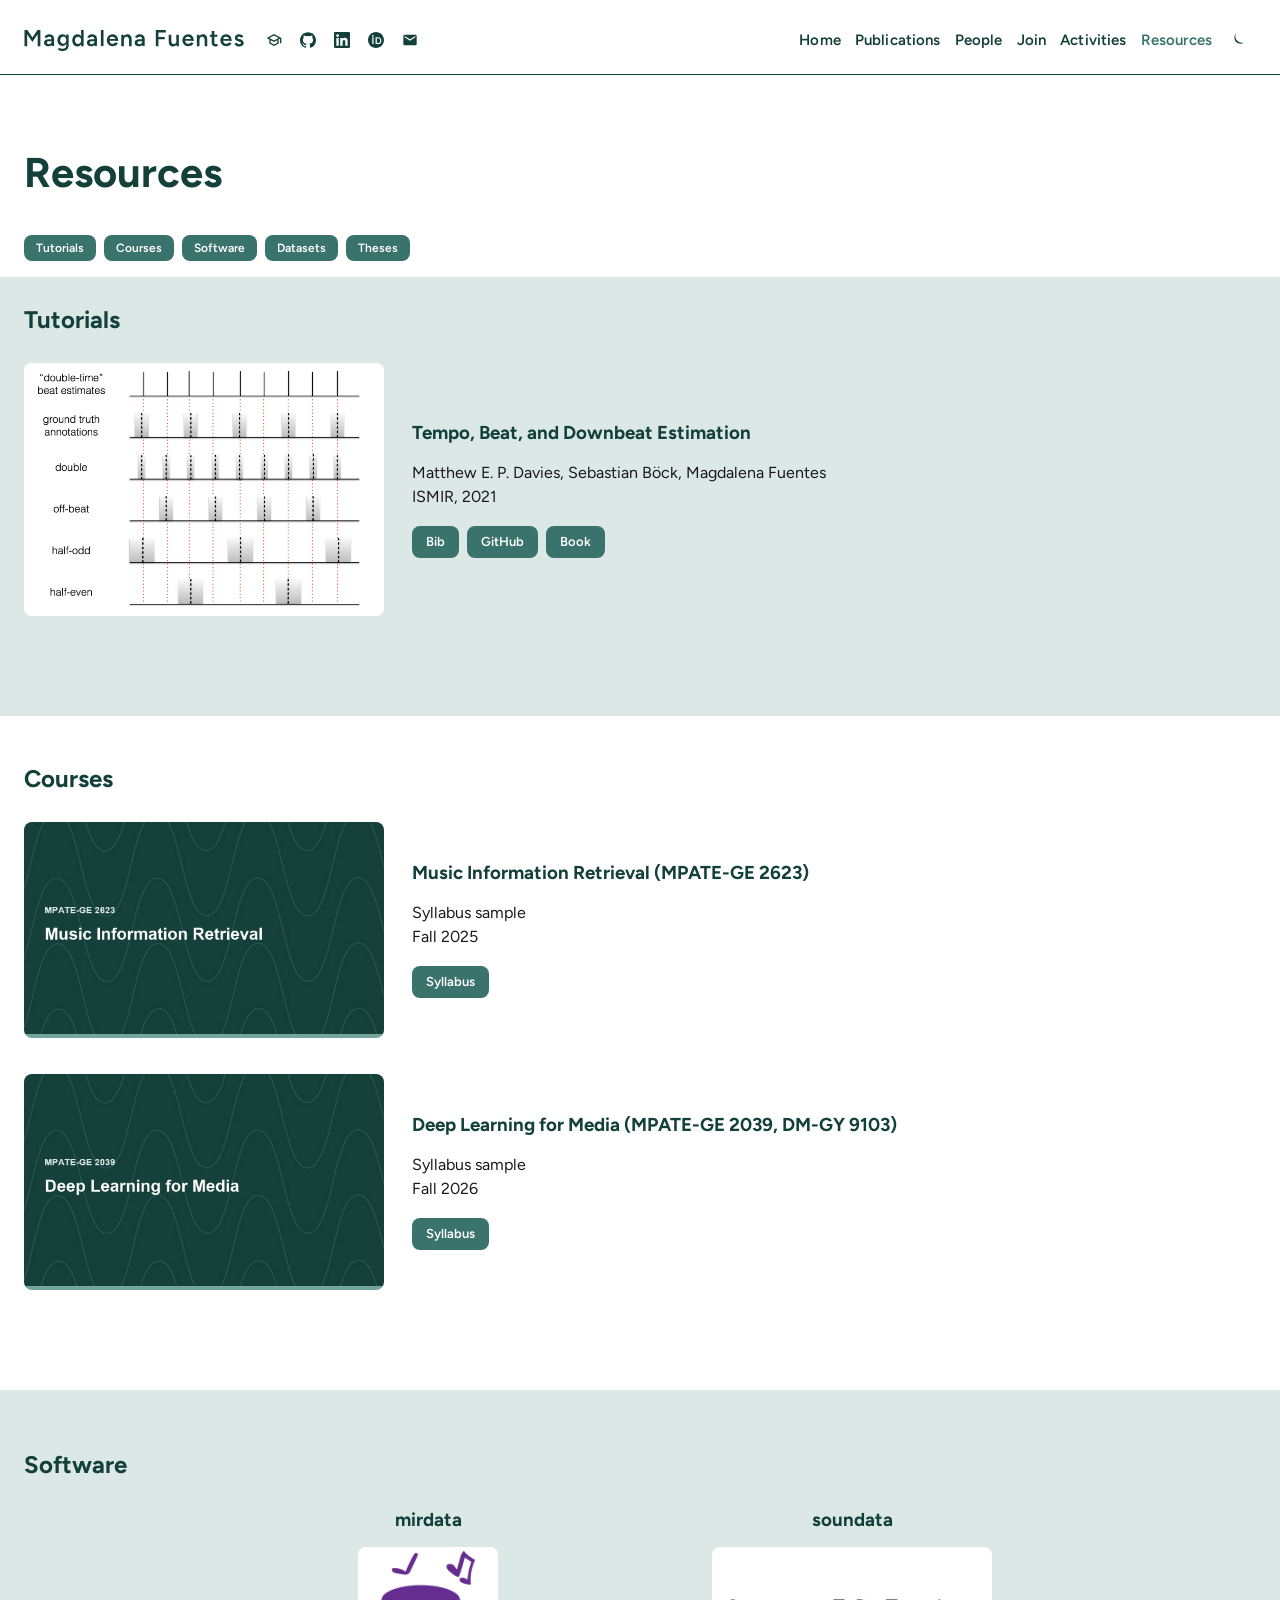
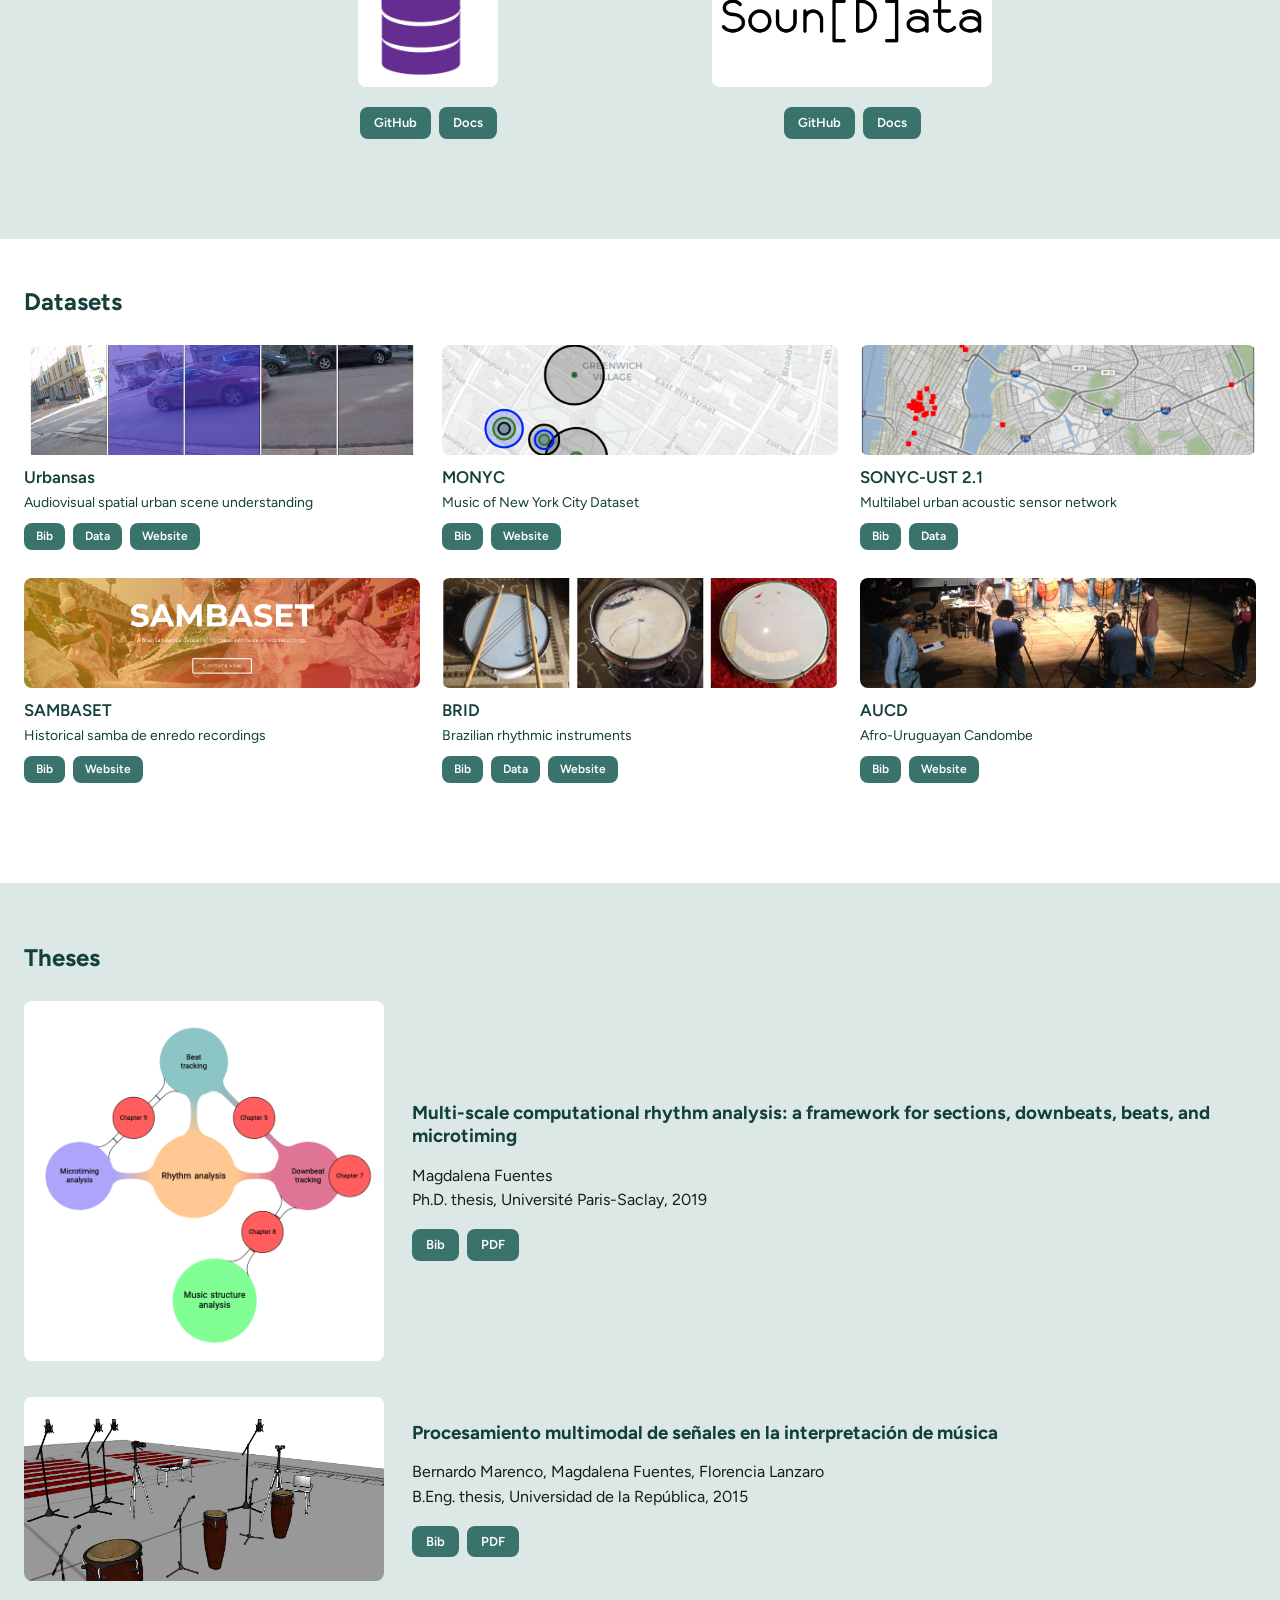
<file: data-software/index.html>
<!DOCTYPE html>
<html lang="en">
<head>
  <meta charset="utf-8">
  <meta http-equiv="refresh" content="0;url=../resources/">
  <link rel="canonical" href="../resources/">
  <title>Resources – Magdalena Fuentes</title>
  <script>location.replace("../resources/");</script>
</head>
<body>
  <p>This page has moved to <a href="../resources/">Resources</a>.</p>
</body>
</html>
</file>
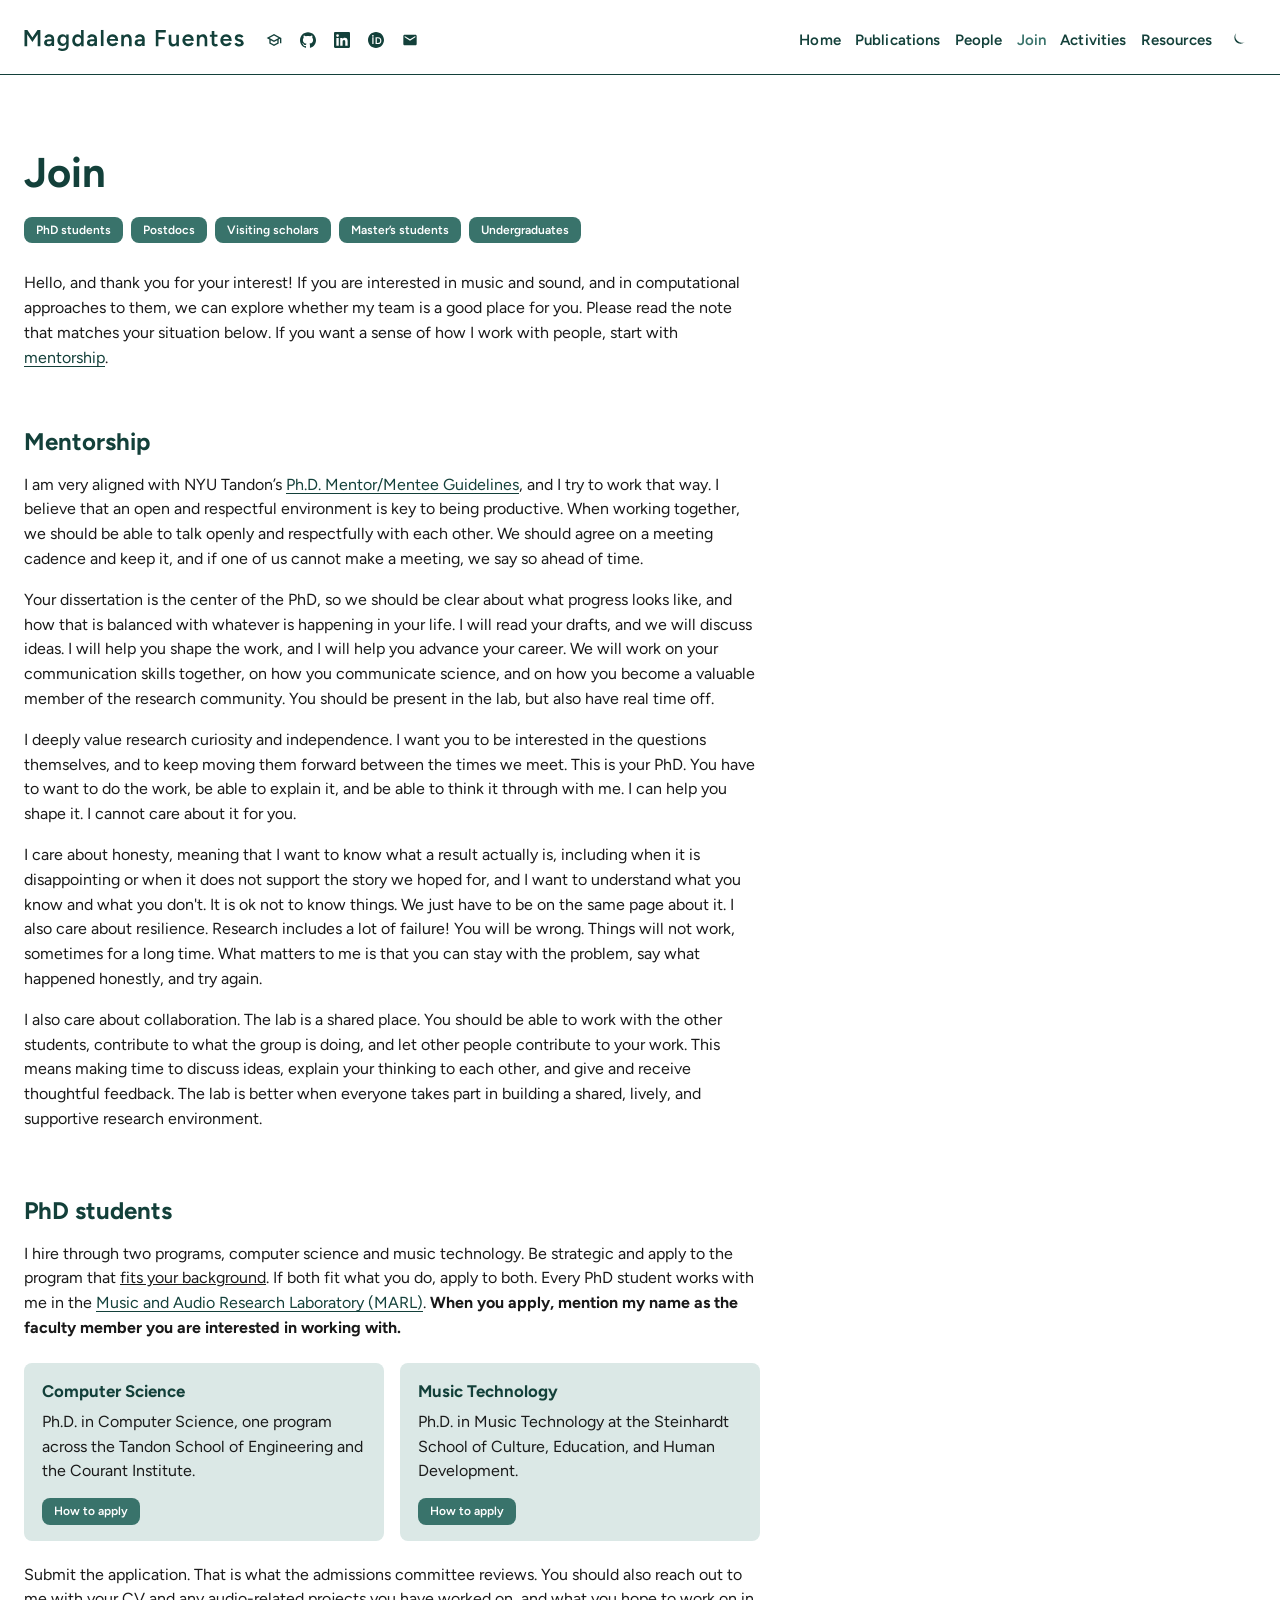
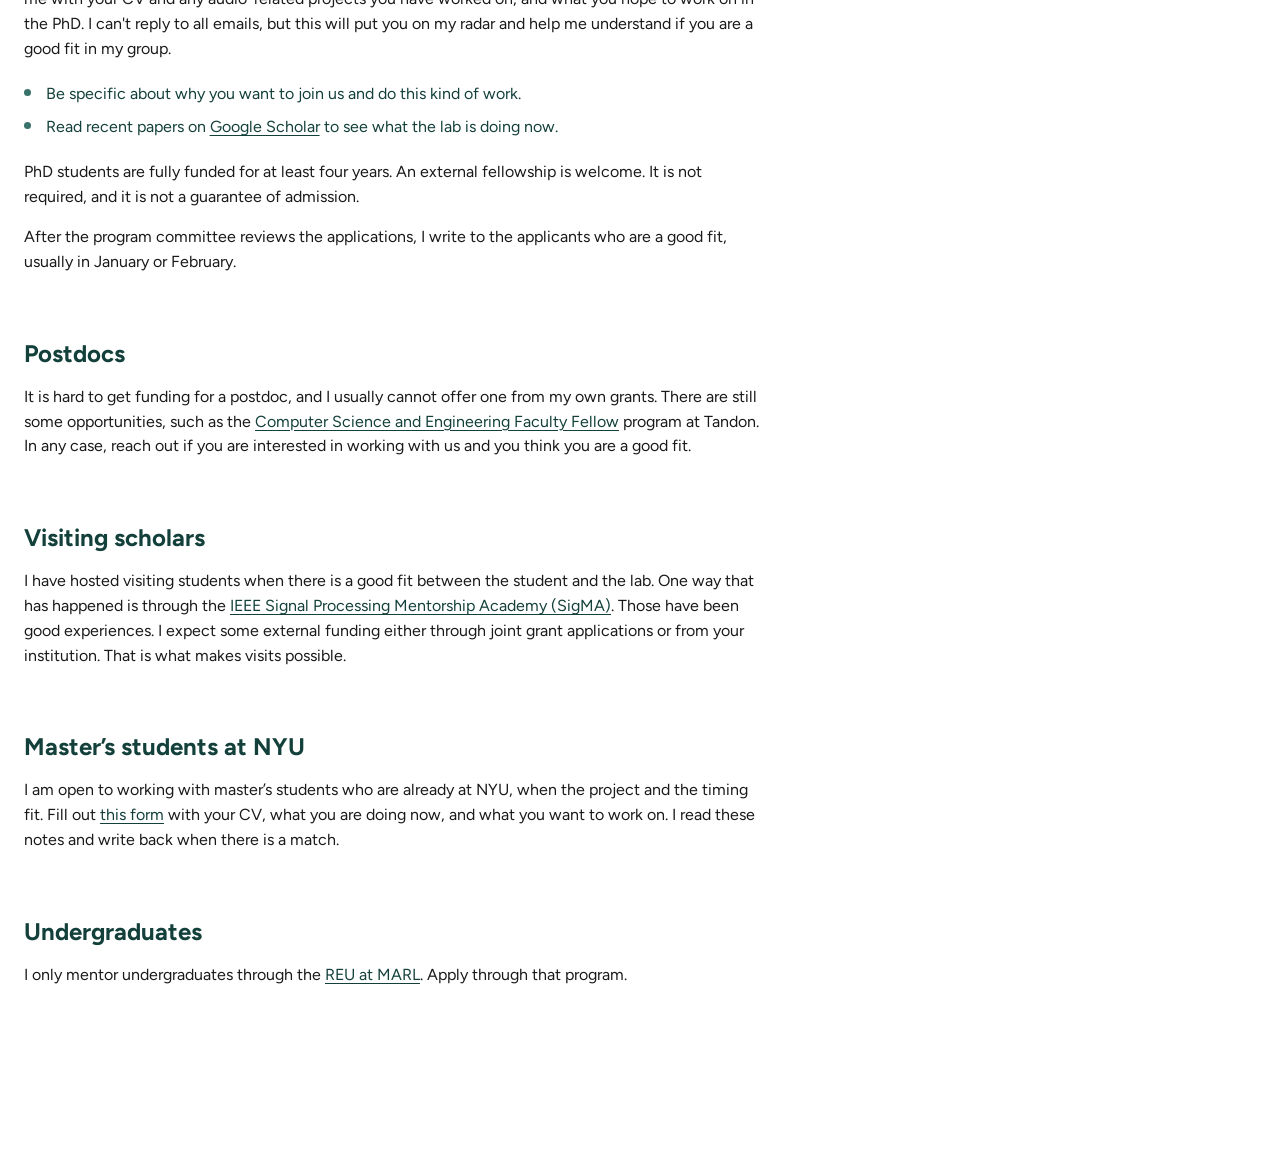
<file: join/index.html>
<!DOCTYPE html>
<html lang="en">
<head>
  <script>
    try {
      var savedTheme = localStorage.getItem("theme");
      if (savedTheme === "dark" || savedTheme === "light") document.documentElement.setAttribute("data-theme", savedTheme);
    } catch (e) {}
  </script>
  <meta charset="utf-8">
  <meta name="viewport" content="width=device-width, initial-scale=1">
  <title>Join – Magdalena Fuentes</title>
  <meta name="description" content="How to work with Magdalena Fuentes on music and sound: PhD programs, postdocs, visiting scholars, NYU master's students, and the MARL REU.">
  <link rel="icon" href="../assets/images/favicon.png?v=2" type="image/png" sizes="192x192">
  <link rel="icon" href="../assets/images/icon-512.png?v=2" type="image/png" sizes="512x512">
  <link rel="apple-touch-icon" href="../assets/images/apple-touch-icon.png?v=2">
  <link rel="manifest" href="/site.webmanifest">
  <link rel="preconnect" href="https://fonts.googleapis.com">
  <link rel="preconnect" href="https://fonts.gstatic.com" crossorigin>
  <link href="https://fonts.googleapis.com/css2?family=Figtree:ital,wght@0,400;0,600;0,700;1,400;1,600;1,700&display=swap" rel="stylesheet">
  <link rel="stylesheet" href="../assets/css/style.css?v=52">
</head>
<body class="page-join">
  <div class="mobile-nav" id="mobile-nav">
    <button class="mobile-close" type="button" aria-label="Close menu">&times;</button>
    <ul>
            <li><a href="../"><span>Home</span></a></li>
            <li><a href="../publications/"><span>Publications</span></a></li>
            <li><a href="../people/"><span>People</span></a></li>
            <li><a href="../join/" aria-current="page"><span>Join</span></a></li>
            <li><a href="../activities/"><span>Activities</span></a></li>
            <li><a href="../resources/"><span>Resources</span></a></li>
    </ul>

        <ul class="header-socials" aria-label="Profiles">
          <li><a href="https://scholar.google.com/citations?user=gz7oJAoAAAAJ" target="_blank" rel="noopener" aria-label="Google Scholar" title="Google Scholar"><svg viewBox="0 0 24 24" aria-hidden="true"><path d="M12 3L1 9l4 2.18v6L12 21l7-3.82v-6l2-1.09V17h2V9L12 3zm6.82 6L12 12.72 5.18 9 12 5.28 18.82 9zM17 15.99l-5 2.73-5-2.73v-3.72L12 15l5-2.73v3.72z"/></svg></a></li>
          <li><a href="https://github.com/magdalenafuentes" target="_blank" rel="noopener" aria-label="GitHub" title="GitHub"><svg viewBox="0 0 24 24" aria-hidden="true"><path d="M12 .297c-6.63 0-12 5.373-12 12 0 5.303 3.438 9.8 8.205 11.387.6.113.82-.258.82-.577 0-.285-.01-1.04-.015-2.04-3.338.724-4.042-1.61-4.042-1.61-.546-1.387-1.333-1.757-1.333-1.757-1.09-.745.084-.729.084-.729 1.205.084 1.84 1.236 1.84 1.236 1.07 1.835 2.809 1.305 3.495.998.108-.776.417-1.305.76-1.605-2.665-.3-5.466-1.332-5.466-5.93 0-1.31.465-2.38 1.235-3.22-.135-.303-.54-1.523.105-3.176 0 0 1.005-.322 3.3 1.23.96-.267 1.98-.399 3-.405 1.02.006 2.04.138 3 .405 2.28-1.552 3.285-1.23 3.285-1.23.645 1.653.24 2.873.12 3.176.765.84 1.23 1.91 1.23 3.22 0 4.61-2.805 5.625-5.475 5.92.42.36.81 1.096.81 2.22 0 1.606-.015 2.896-.015 3.286 0 .315.21.69.825.57C20.565 22.092 24 17.592 24 12.297c0-6.627-5.373-12-12-12"/></svg></a></li>
          <li><a href="https://www.linkedin.com/in/mfu3ntes/" target="_blank" rel="noopener" aria-label="LinkedIn" title="LinkedIn"><svg viewBox="0 0 24 24" aria-hidden="true"><path d="M20.447 20.452h-3.554v-5.569c0-1.328-.027-3.037-1.852-3.037-1.853 0-2.136 1.445-2.136 2.939v5.667H9.351V9h3.414v1.561h.046c.477-.9 1.637-1.85 3.37-1.85 3.601 0 4.267 2.37 4.267 5.455v6.286zM5.337 7.433a2.062 2.062 0 01-2.063-2.065 2.064 2.064 0 112.063 2.065zm1.782 13.019H3.555V9h3.564v11.452zM22.225 0H1.771C.792 0 0 .774 0 1.729v20.542C0 23.227.792 24 1.771 24h20.451C23.2 24 24 23.227 24 22.271V1.729C24 .774 23.2 0 22.222 0h.003z"/></svg></a></li>
          <li><a href="https://orcid.org/0000-0003-4506-6639" target="_blank" rel="noopener" aria-label="ORCID" title="ORCID"><svg viewBox="0 0 24 24" aria-hidden="true"><path d="M12 0C5.372 0 0 5.372 0 12s5.372 12 12 12 12-5.372 12-12S18.628 0 12 0zM7.37 4.368c.745 0 1.33.615 1.33 1.358 0 .745-.585 1.353-1.33 1.353-.746 0-1.348-.608-1.348-1.353 0-.743.602-1.358 1.348-1.358zm.955 3.497v10.272H6.418V7.865h1.907zm3.032 0h3.636c3.494 0 5.04 2.184 5.04 5.137 0 3.012-1.81 5.135-5.415 5.135h-3.261V7.865zm1.907 1.69v6.89h1.588c2.294 0 3.41-1.274 3.41-3.409 0-2.18-1.085-3.481-3.341-3.481h-1.657z"/></svg></a></li>
          <li><a href="mailto:mfuentes@nyu.edu" aria-label="Email" title="Email"><svg viewBox="0 0 24 24" aria-hidden="true"><path d="M20 4H4c-1.1 0-2 .9-2 2v12c0 1.1.9 2 2 2h16c1.1 0 2-.9 2-2V6c0-1.1-.9-2-2-2zm0 4l-8 5-8-5V6l8 5 8-5v2z"/></svg></a></li>
        </ul>
    <button class="theme-toggle" type="button" aria-label="Switch to dark theme" title="Switch to dark theme" aria-pressed="false"><svg class="icon-moon" viewBox="0 0 24 24" aria-hidden="true"><path fill="currentColor" d="M21 14.5A8.5 8.5 0 0 1 9.5 3 7 7 0 1 0 21 14.5z"/></svg><svg class="icon-sun" viewBox="0 0 24 24" aria-hidden="true"><path fill="currentColor" d="M12 7a5 5 0 100 10 5 5 0 000-10zM11 1h2v3h-2V1zm0 19h2v3h-2v-3zM3.5 11H.5v2h3v-2zm20 0h-3v2h3v-2zM5.6 4.2L3.5 2.1 2.1 3.5l2.1 2.1 1.4-1.4zm14.8 14.8l-2.1-2.1-1.4 1.4 2.1 2.1 1.4-1.4zM18.4 4.2l1.4 1.4 2.1-2.1-1.4-1.4-2.1 2.1zM4.2 18.4l1.4-1.4-2.1-2.1-1.4 1.4 2.1 2.1z"/></svg></button>
  </div>
  <header class="site-header">
    <div class="container header-inner">
      <div class="header-brand"><a class="logo" href="../">
        <img class="logo-light" src="../assets/images/logo-white.svg" alt="Magdalena Fuentes">
        <img class="logo-dark" src="../assets/images/logo.svg" alt="Magdalena Fuentes">
      </a>
      <ul class="header-socials" aria-label="Profiles">
          <li><a href="https://scholar.google.com/citations?user=gz7oJAoAAAAJ" target="_blank" rel="noopener" aria-label="Google Scholar" title="Google Scholar"><svg viewBox="0 0 24 24" aria-hidden="true"><path d="M12 3L1 9l4 2.18v6L12 21l7-3.82v-6l2-1.09V17h2V9L12 3zm6.82 6L12 12.72 5.18 9 12 5.28 18.82 9zM17 15.99l-5 2.73-5-2.73v-3.72L12 15l5-2.73v3.72z"/></svg></a></li>
          <li><a href="https://github.com/magdalenafuentes" target="_blank" rel="noopener" aria-label="GitHub" title="GitHub"><svg viewBox="0 0 24 24" aria-hidden="true"><path d="M12 .297c-6.63 0-12 5.373-12 12 0 5.303 3.438 9.8 8.205 11.387.6.113.82-.258.82-.577 0-.285-.01-1.04-.015-2.04-3.338.724-4.042-1.61-4.042-1.61-.546-1.387-1.333-1.757-1.333-1.757-1.09-.745.084-.729.084-.729 1.205.084 1.84 1.236 1.84 1.236 1.07 1.835 2.809 1.305 3.495.998.108-.776.417-1.305.76-1.605-2.665-.3-5.466-1.332-5.466-5.93 0-1.31.465-2.38 1.235-3.22-.135-.303-.54-1.523.105-3.176 0 0 1.005-.322 3.3 1.23.96-.267 1.98-.399 3-.405 1.02.006 2.04.138 3 .405 2.28-1.552 3.285-1.23 3.285-1.23.645 1.653.24 2.873.12 3.176.765.84 1.23 1.91 1.23 3.22 0 4.61-2.805 5.625-5.475 5.92.42.36.81 1.096.81 2.22 0 1.606-.015 2.896-.015 3.286 0 .315.21.69.825.57C20.565 22.092 24 17.592 24 12.297c0-6.627-5.373-12-12-12"/></svg></a></li>
          <li><a href="https://www.linkedin.com/in/mfu3ntes/" target="_blank" rel="noopener" aria-label="LinkedIn" title="LinkedIn"><svg viewBox="0 0 24 24" aria-hidden="true"><path d="M20.447 20.452h-3.554v-5.569c0-1.328-.027-3.037-1.852-3.037-1.853 0-2.136 1.445-2.136 2.939v5.667H9.351V9h3.414v1.561h.046c.477-.9 1.637-1.85 3.37-1.85 3.601 0 4.267 2.37 4.267 5.455v6.286zM5.337 7.433a2.062 2.062 0 01-2.063-2.065 2.064 2.064 0 112.063 2.065zm1.782 13.019H3.555V9h3.564v11.452zM22.225 0H1.771C.792 0 0 .774 0 1.729v20.542C0 23.227.792 24 1.771 24h20.451C23.2 24 24 23.227 24 22.271V1.729C24 .774 23.2 0 22.222 0h.003z"/></svg></a></li>
          <li><a href="https://orcid.org/0000-0003-4506-6639" target="_blank" rel="noopener" aria-label="ORCID" title="ORCID"><svg viewBox="0 0 24 24" aria-hidden="true"><path d="M12 0C5.372 0 0 5.372 0 12s5.372 12 12 12 12-5.372 12-12S18.628 0 12 0zM7.37 4.368c.745 0 1.33.615 1.33 1.358 0 .745-.585 1.353-1.33 1.353-.746 0-1.348-.608-1.348-1.353 0-.743.602-1.358 1.348-1.358zm.955 3.497v10.272H6.418V7.865h1.907zm3.032 0h3.636c3.494 0 5.04 2.184 5.04 5.137 0 3.012-1.81 5.135-5.415 5.135h-3.261V7.865zm1.907 1.69v6.89h1.588c2.294 0 3.41-1.274 3.41-3.409 0-2.18-1.085-3.481-3.341-3.481h-1.657z"/></svg></a></li>
          <li><a href="mailto:mfuentes@nyu.edu" aria-label="Email" title="Email"><svg viewBox="0 0 24 24" aria-hidden="true"><path d="M20 4H4c-1.1 0-2 .9-2 2v12c0 1.1.9 2 2 2h16c1.1 0 2-.9 2-2V6c0-1.1-.9-2-2-2zm0 4l-8 5-8-5V6l8 5 8-5v2z"/></svg></a></li>
        </ul>
      </div>
      <div class="header-tools">
      <nav class="desktop-nav" aria-label="Primary">
        <ul class="nav-list">
            <li><a href="../"><span>Home</span></a></li>
            <li><a href="../publications/"><span>Publications</span></a></li>
            <li><a href="../people/"><span>People</span></a></li>
            <li><a href="../join/" aria-current="page"><span>Join</span></a></li>
            <li><a href="../activities/"><span>Activities</span></a></li>
            <li><a href="../resources/"><span>Resources</span></a></li>
        </ul>
      </nav>
      <button class="theme-toggle" type="button" aria-label="Switch to dark theme" title="Switch to dark theme" aria-pressed="false"><svg class="icon-moon" viewBox="0 0 24 24" aria-hidden="true"><path fill="currentColor" d="M21 14.5A8.5 8.5 0 0 1 9.5 3 7 7 0 1 0 21 14.5z"/></svg><svg class="icon-sun" viewBox="0 0 24 24" aria-hidden="true"><path fill="currentColor" d="M12 7a5 5 0 100 10 5 5 0 000-10zM11 1h2v3h-2V1zm0 19h2v3h-2v-3zM3.5 11H.5v2h3v-2zm20 0h-3v2h3v-2zM5.6 4.2L3.5 2.1 2.1 3.5l2.1 2.1 1.4-1.4zm14.8 14.8l-2.1-2.1-1.4 1.4 2.1 2.1 1.4-1.4zM18.4 4.2l1.4 1.4 2.1-2.1-1.4-1.4-2.1 2.1zM4.2 18.4l1.4-1.4-2.1-2.1-1.4 1.4 2.1 2.1z"/></svg></button>
      <button class="menu-toggle" type="button" aria-label="Open menu"><span></span></button>
      </div>
    </div>
  </header>
  
  <main class="page-main">
    <div class="container">
      <h1 class="page-title reveal">Join</h1>
      <nav class="join-jumps reveal" aria-label="On this page">
        <a class="btn btn-sm" href="#phd">PhD students</a>
        <a class="btn btn-sm" href="#postdoc">Postdocs</a>
        <a class="btn btn-sm" href="#visiting">Visiting scholars</a>
        <a class="btn btn-sm" href="#masters">Master’s students</a>
        <a class="btn btn-sm" href="#undergraduates">Undergraduates</a>
      </nav>
      <div class="join-lead reveal">
        <p>Hello, and thank you for your interest! If you are interested in music and sound, and in computational approaches to them, we can explore whether my team is a good place for you. Please read the note that matches your situation below. If you want a sense of how I work with people, start with <a href="#mentorship">mentorship</a>.</p>
      </div>

      <section class="join-section reveal" id="mentorship">
        <h2>Mentorship</h2>
        <p>I am very aligned with NYU Tandon’s <a href="https://engineering.nyu.edu/academics/graduate/phd-hub/mentoring-guidelines" target="_blank" rel="noopener">Ph.D. Mentor/Mentee Guidelines</a>, and I try to work that way. I believe that an open and respectful environment is key to being productive. When working together, we should be able to talk openly and respectfully with each other. We should agree on a meeting cadence and keep it, and if one of us cannot make a meeting, we say so ahead of time.</p>
        <p>Your dissertation is the center of the PhD, so we should be clear about what progress looks like, and how that is balanced with whatever is happening in your life. I will read your drafts, and we will discuss ideas. I will help you shape the work, and I will help you advance your career. We will work on your communication skills together, on how you communicate science, and on how you become a valuable member of the research community. You should be present in the lab, but also have real time off.</p>
        <p>I deeply value research curiosity and independence. I want you to be interested in the questions themselves, and to keep moving them forward between the times we meet. This is your PhD. You have to want to do the work, be able to explain it, and be able to think it through with me. I can help you shape it. I cannot care about it for you.</p>
        <p>I care about honesty, meaning that I want to know what a result actually is, including when it is disappointing or when it does not support the story we hoped for, and I want to understand what you know and what you don't. It is ok not to know things. We just have to be on the same page about it. I also care about resilience. Research includes a lot of failure! You will be wrong. Things will not work, sometimes for a long time. What matters to me is that you can stay with the problem, say what happened honestly, and try again.</p>
        <p>I also care about collaboration. The lab is a shared place. You should be able to work with the other students, contribute to what the group is doing, and let other people contribute to your work. This means making time to discuss ideas, explain your thinking to each other, and give and receive thoughtful feedback. The lab is better when everyone takes part in building a shared, lively, and supportive research environment.</p>
      </section>

      <section class="join-section reveal" id="phd">
        <h2>PhD students</h2>
        <p>I hire through two programs, computer science and music technology. Be strategic and apply to the program that <u>fits your background</u>. If both fit what you do, apply to both. Every PhD student works with me in the <a href="https://steinhardt.nyu.edu/marl" target="_blank" rel="noopener">Music and Audio Research Laboratory (MARL)</a>. <strong>When you apply, mention my name as the faculty member you are interested in working with.</strong></p>
        <div class="join-programs">
          <article class="join-program">
            <h3>Computer Science</h3>
            <p>Ph.D. in Computer Science, one program across the Tandon School of Engineering and the Courant Institute.</p>
            <a class="btn btn-sm" href="https://gsas.nyu.edu/admissions/arc/programs/computer-science.html" target="_blank" rel="noopener">How to apply</a>
          </article>
          <article class="join-program">
            <h3>Music Technology</h3>
            <p>Ph.D. in Music Technology at the Steinhardt School of Culture, Education, and Human Development.</p>
            <a class="btn btn-sm" href="https://steinhardt.nyu.edu/degree/phd-music-technology/how-apply" target="_blank" rel="noopener">How to apply</a>
          </article>
        </div>
        <p>Submit the application. That is what the admissions committee reviews. You should also reach out to me with your CV and any audio-related projects you have worked on, and what you hope to work on in the PhD. I can't reply to all emails, but this will put you on my radar and help me understand if you are a good fit in my group.</p>
        <ul class="service-list">
          <li>Be specific about why you want to join us and do this kind of work.</li>
          <li>Read recent papers on <a href="https://scholar.google.com/citations?user=gz7oJAoAAAAJ" target="_blank" rel="noopener">Google Scholar</a> to see what the lab is doing now.</li>
        </ul>
        <p>PhD students are fully funded for at least four years. An external fellowship is welcome. It is not required, and it is not a guarantee of admission.</p>
        <p>After the program committee reviews the applications, I write to the applicants who are a good fit, usually in January or February.</p>
      </section>

      <section class="join-section reveal" id="postdoc">
        <h2>Postdocs</h2>
        <p>It is hard to get funding for a postdoc, and I usually cannot offer one from my own grants. There are still some opportunities, such as the <a href="https://engineering.nyu.edu/academics/departments/computer-science-and-engineering/available-faculty-positions" target="_blank" rel="noopener">Computer Science and Engineering Faculty Fellow</a> program at Tandon. In any case, reach out if you are interested in working with us and you think you are a good fit.</p>
      </section>

      <section class="join-section reveal" id="visiting">
        <h2>Visiting scholars</h2>
        <p>I have hosted visiting students when there is a good fit between the student and the lab. One way that has happened is through the <a href="https://signalprocessingsociety.org/community-involvement/signal-processing-mentorship-academy-sigma-program" target="_blank" rel="noopener">IEEE Signal Processing Mentorship Academy (SigMA)</a>. Those have been good experiences. I expect some external funding either through joint grant applications or from your institution. That is what makes visits possible.</p>
      </section>

      <section class="join-section reveal" id="masters">
        <h2>Master’s students at NYU</h2>
        <p>I am open to working with master’s students who are already at NYU, when the project and the timing fit. Fill out <a href="https://forms.gle/Lf5gKSDzMDUXBJzy9" target="_blank" rel="noopener">this form</a> with your CV, what you are doing now, and what you want to work on. I read these notes and write back when there is a match.</p>
      </section>

      <section class="join-section reveal" id="undergraduates">
        <h2>Undergraduates</h2>
        <p>I only mentor undergraduates through the <a href="https://steinhardt.nyu.edu/marl/join-us/research-experiences-undergraduates-nyus-marl" target="_blank" rel="noopener">REU at MARL</a>. Apply through that program.</p>
      </section>
    </div>
  </main>


  
  <script src="../assets/js/main.js?v=10"></script>
</body>
</html>
</file>
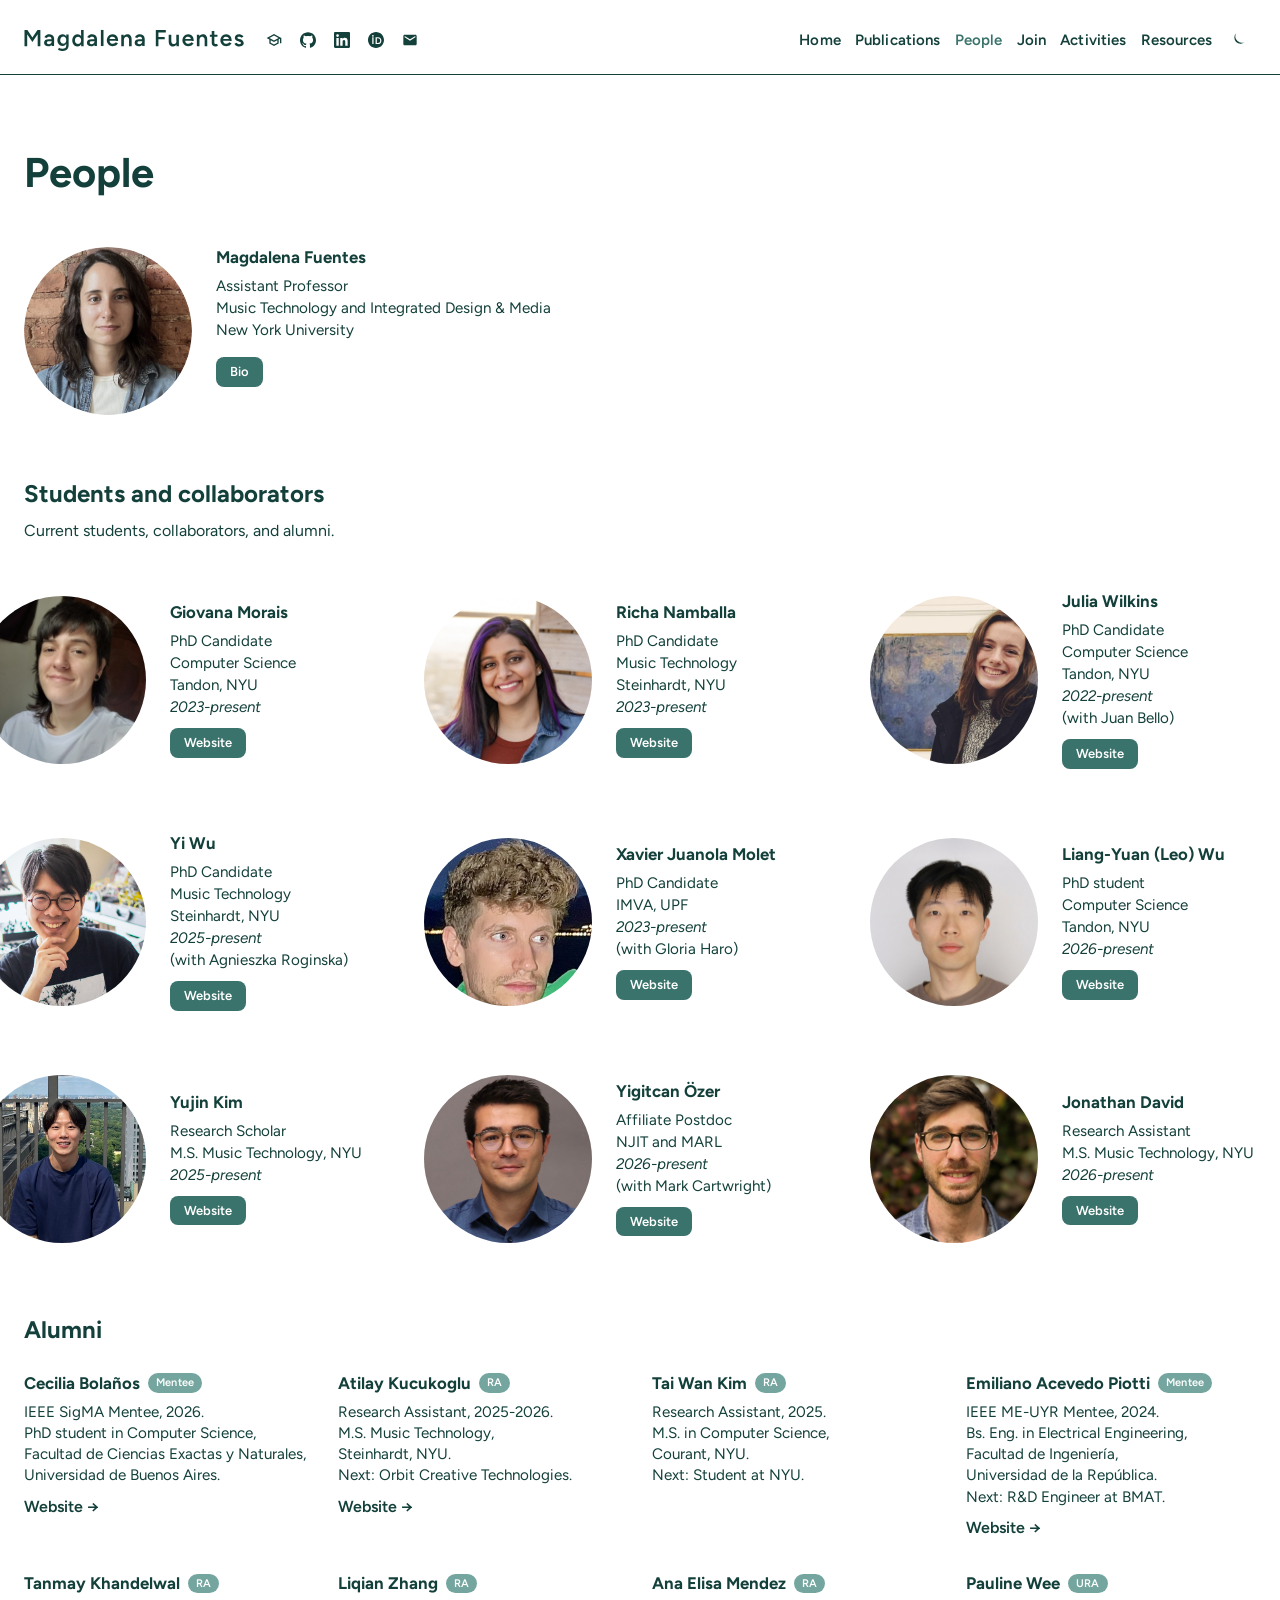
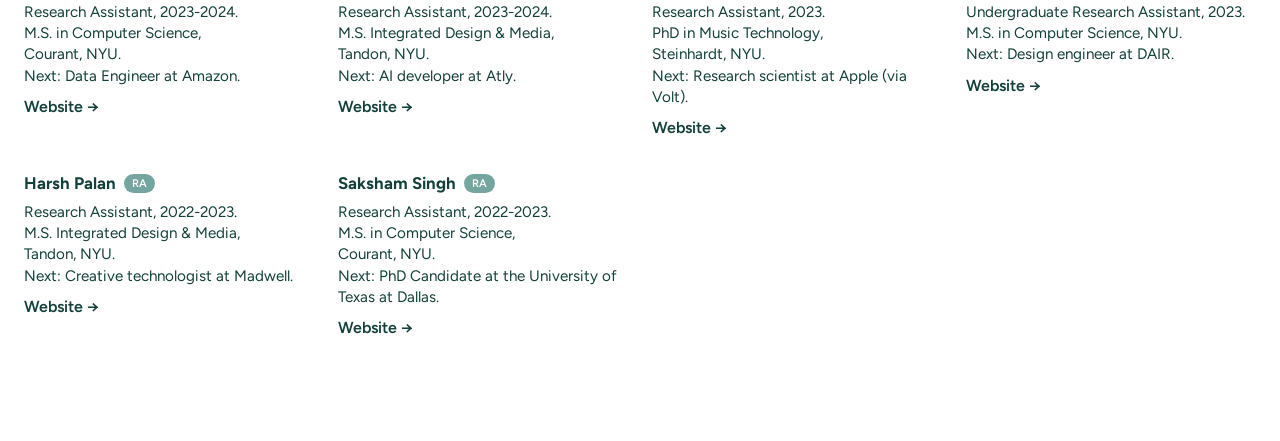
<file: people/index.html>
<!DOCTYPE html>
<html lang="en">
<head>
  <script>
    try {
      var savedTheme = localStorage.getItem("theme");
      if (savedTheme === "dark" || savedTheme === "light") document.documentElement.setAttribute("data-theme", savedTheme);
    } catch (e) {}
  </script>
  <meta charset="utf-8">
  <meta name="viewport" content="width=device-width, initial-scale=1">
  <title>People – Magdalena Fuentes</title>
  <meta name="description" content="Assistant Professor of Music Technology and Integrated Design &amp; Media at New York University. Machine listening, music information retrieval, and multimodal sound analysis.">
  <link rel="icon" href="../assets/images/favicon.png?v=2" type="image/png" sizes="192x192">
  <link rel="icon" href="../assets/images/icon-512.png?v=2" type="image/png" sizes="512x512">
  <link rel="apple-touch-icon" href="../assets/images/apple-touch-icon.png?v=2">
  <link rel="manifest" href="/site.webmanifest">
  <link rel="preconnect" href="https://fonts.googleapis.com">
  <link rel="preconnect" href="https://fonts.gstatic.com" crossorigin>
  <link href="https://fonts.googleapis.com/css2?family=Figtree:ital,wght@0,400;0,600;0,700;1,400;1,600;1,700&display=swap" rel="stylesheet">
  <link rel="stylesheet" href="../assets/css/style.css?v=52">
</head>
<body class="page-people">
  <div class="mobile-nav" id="mobile-nav">
    <button class="mobile-close" type="button" aria-label="Close menu">&times;</button>
    <ul>
            <li><a href="../"><span>Home</span></a></li>
            <li><a href="../publications/"><span>Publications</span></a></li>
            <li><a href="../people/" aria-current="page"><span>People</span></a></li>
            <li><a href="../join/"><span>Join</span></a></li>
            <li><a href="../activities/"><span>Activities</span></a></li>
            <li><a href="../resources/"><span>Resources</span></a></li>
    </ul>

        <ul class="header-socials" aria-label="Profiles">
          <li><a href="https://scholar.google.com/citations?user=gz7oJAoAAAAJ" target="_blank" rel="noopener" aria-label="Google Scholar" title="Google Scholar"><svg viewBox="0 0 24 24" aria-hidden="true"><path d="M12 3L1 9l4 2.18v6L12 21l7-3.82v-6l2-1.09V17h2V9L12 3zm6.82 6L12 12.72 5.18 9 12 5.28 18.82 9zM17 15.99l-5 2.73-5-2.73v-3.72L12 15l5-2.73v3.72z"/></svg></a></li>
          <li><a href="https://github.com/magdalenafuentes" target="_blank" rel="noopener" aria-label="GitHub" title="GitHub"><svg viewBox="0 0 24 24" aria-hidden="true"><path d="M12 .297c-6.63 0-12 5.373-12 12 0 5.303 3.438 9.8 8.205 11.387.6.113.82-.258.82-.577 0-.285-.01-1.04-.015-2.04-3.338.724-4.042-1.61-4.042-1.61-.546-1.387-1.333-1.757-1.333-1.757-1.09-.745.084-.729.084-.729 1.205.084 1.84 1.236 1.84 1.236 1.07 1.835 2.809 1.305 3.495.998.108-.776.417-1.305.76-1.605-2.665-.3-5.466-1.332-5.466-5.93 0-1.31.465-2.38 1.235-3.22-.135-.303-.54-1.523.105-3.176 0 0 1.005-.322 3.3 1.23.96-.267 1.98-.399 3-.405 1.02.006 2.04.138 3 .405 2.28-1.552 3.285-1.23 3.285-1.23.645 1.653.24 2.873.12 3.176.765.84 1.23 1.91 1.23 3.22 0 4.61-2.805 5.625-5.475 5.92.42.36.81 1.096.81 2.22 0 1.606-.015 2.896-.015 3.286 0 .315.21.69.825.57C20.565 22.092 24 17.592 24 12.297c0-6.627-5.373-12-12-12"/></svg></a></li>
          <li><a href="https://www.linkedin.com/in/mfu3ntes/" target="_blank" rel="noopener" aria-label="LinkedIn" title="LinkedIn"><svg viewBox="0 0 24 24" aria-hidden="true"><path d="M20.447 20.452h-3.554v-5.569c0-1.328-.027-3.037-1.852-3.037-1.853 0-2.136 1.445-2.136 2.939v5.667H9.351V9h3.414v1.561h.046c.477-.9 1.637-1.85 3.37-1.85 3.601 0 4.267 2.37 4.267 5.455v6.286zM5.337 7.433a2.062 2.062 0 01-2.063-2.065 2.064 2.064 0 112.063 2.065zm1.782 13.019H3.555V9h3.564v11.452zM22.225 0H1.771C.792 0 0 .774 0 1.729v20.542C0 23.227.792 24 1.771 24h20.451C23.2 24 24 23.227 24 22.271V1.729C24 .774 23.2 0 22.222 0h.003z"/></svg></a></li>
          <li><a href="https://orcid.org/0000-0003-4506-6639" target="_blank" rel="noopener" aria-label="ORCID" title="ORCID"><svg viewBox="0 0 24 24" aria-hidden="true"><path d="M12 0C5.372 0 0 5.372 0 12s5.372 12 12 12 12-5.372 12-12S18.628 0 12 0zM7.37 4.368c.745 0 1.33.615 1.33 1.358 0 .745-.585 1.353-1.33 1.353-.746 0-1.348-.608-1.348-1.353 0-.743.602-1.358 1.348-1.358zm.955 3.497v10.272H6.418V7.865h1.907zm3.032 0h3.636c3.494 0 5.04 2.184 5.04 5.137 0 3.012-1.81 5.135-5.415 5.135h-3.261V7.865zm1.907 1.69v6.89h1.588c2.294 0 3.41-1.274 3.41-3.409 0-2.18-1.085-3.481-3.341-3.481h-1.657z"/></svg></a></li>
          <li><a href="mailto:mfuentes@nyu.edu" aria-label="Email" title="Email"><svg viewBox="0 0 24 24" aria-hidden="true"><path d="M20 4H4c-1.1 0-2 .9-2 2v12c0 1.1.9 2 2 2h16c1.1 0 2-.9 2-2V6c0-1.1-.9-2-2-2zm0 4l-8 5-8-5V6l8 5 8-5v2z"/></svg></a></li>
        </ul>
    <button class="theme-toggle" type="button" aria-label="Switch to dark theme" title="Switch to dark theme" aria-pressed="false"><svg class="icon-moon" viewBox="0 0 24 24" aria-hidden="true"><path fill="currentColor" d="M21 14.5A8.5 8.5 0 0 1 9.5 3 7 7 0 1 0 21 14.5z"/></svg><svg class="icon-sun" viewBox="0 0 24 24" aria-hidden="true"><path fill="currentColor" d="M12 7a5 5 0 100 10 5 5 0 000-10zM11 1h2v3h-2V1zm0 19h2v3h-2v-3zM3.5 11H.5v2h3v-2zm20 0h-3v2h3v-2zM5.6 4.2L3.5 2.1 2.1 3.5l2.1 2.1 1.4-1.4zm14.8 14.8l-2.1-2.1-1.4 1.4 2.1 2.1 1.4-1.4zM18.4 4.2l1.4 1.4 2.1-2.1-1.4-1.4-2.1 2.1zM4.2 18.4l1.4-1.4-2.1-2.1-1.4 1.4 2.1 2.1z"/></svg></button>
  </div>
  <header class="site-header">
    <div class="container header-inner">
      <div class="header-brand"><a class="logo" href="../">
        <img class="logo-light" src="../assets/images/logo-white.svg" alt="Magdalena Fuentes">
        <img class="logo-dark" src="../assets/images/logo.svg" alt="Magdalena Fuentes">
      </a>
      <ul class="header-socials" aria-label="Profiles">
          <li><a href="https://scholar.google.com/citations?user=gz7oJAoAAAAJ" target="_blank" rel="noopener" aria-label="Google Scholar" title="Google Scholar"><svg viewBox="0 0 24 24" aria-hidden="true"><path d="M12 3L1 9l4 2.18v6L12 21l7-3.82v-6l2-1.09V17h2V9L12 3zm6.82 6L12 12.72 5.18 9 12 5.28 18.82 9zM17 15.99l-5 2.73-5-2.73v-3.72L12 15l5-2.73v3.72z"/></svg></a></li>
          <li><a href="https://github.com/magdalenafuentes" target="_blank" rel="noopener" aria-label="GitHub" title="GitHub"><svg viewBox="0 0 24 24" aria-hidden="true"><path d="M12 .297c-6.63 0-12 5.373-12 12 0 5.303 3.438 9.8 8.205 11.387.6.113.82-.258.82-.577 0-.285-.01-1.04-.015-2.04-3.338.724-4.042-1.61-4.042-1.61-.546-1.387-1.333-1.757-1.333-1.757-1.09-.745.084-.729.084-.729 1.205.084 1.84 1.236 1.84 1.236 1.07 1.835 2.809 1.305 3.495.998.108-.776.417-1.305.76-1.605-2.665-.3-5.466-1.332-5.466-5.93 0-1.31.465-2.38 1.235-3.22-.135-.303-.54-1.523.105-3.176 0 0 1.005-.322 3.3 1.23.96-.267 1.98-.399 3-.405 1.02.006 2.04.138 3 .405 2.28-1.552 3.285-1.23 3.285-1.23.645 1.653.24 2.873.12 3.176.765.84 1.23 1.91 1.23 3.22 0 4.61-2.805 5.625-5.475 5.92.42.36.81 1.096.81 2.22 0 1.606-.015 2.896-.015 3.286 0 .315.21.69.825.57C20.565 22.092 24 17.592 24 12.297c0-6.627-5.373-12-12-12"/></svg></a></li>
          <li><a href="https://www.linkedin.com/in/mfu3ntes/" target="_blank" rel="noopener" aria-label="LinkedIn" title="LinkedIn"><svg viewBox="0 0 24 24" aria-hidden="true"><path d="M20.447 20.452h-3.554v-5.569c0-1.328-.027-3.037-1.852-3.037-1.853 0-2.136 1.445-2.136 2.939v5.667H9.351V9h3.414v1.561h.046c.477-.9 1.637-1.85 3.37-1.85 3.601 0 4.267 2.37 4.267 5.455v6.286zM5.337 7.433a2.062 2.062 0 01-2.063-2.065 2.064 2.064 0 112.063 2.065zm1.782 13.019H3.555V9h3.564v11.452zM22.225 0H1.771C.792 0 0 .774 0 1.729v20.542C0 23.227.792 24 1.771 24h20.451C23.2 24 24 23.227 24 22.271V1.729C24 .774 23.2 0 22.222 0h.003z"/></svg></a></li>
          <li><a href="https://orcid.org/0000-0003-4506-6639" target="_blank" rel="noopener" aria-label="ORCID" title="ORCID"><svg viewBox="0 0 24 24" aria-hidden="true"><path d="M12 0C5.372 0 0 5.372 0 12s5.372 12 12 12 12-5.372 12-12S18.628 0 12 0zM7.37 4.368c.745 0 1.33.615 1.33 1.358 0 .745-.585 1.353-1.33 1.353-.746 0-1.348-.608-1.348-1.353 0-.743.602-1.358 1.348-1.358zm.955 3.497v10.272H6.418V7.865h1.907zm3.032 0h3.636c3.494 0 5.04 2.184 5.04 5.137 0 3.012-1.81 5.135-5.415 5.135h-3.261V7.865zm1.907 1.69v6.89h1.588c2.294 0 3.41-1.274 3.41-3.409 0-2.18-1.085-3.481-3.341-3.481h-1.657z"/></svg></a></li>
          <li><a href="mailto:mfuentes@nyu.edu" aria-label="Email" title="Email"><svg viewBox="0 0 24 24" aria-hidden="true"><path d="M20 4H4c-1.1 0-2 .9-2 2v12c0 1.1.9 2 2 2h16c1.1 0 2-.9 2-2V6c0-1.1-.9-2-2-2zm0 4l-8 5-8-5V6l8 5 8-5v2z"/></svg></a></li>
        </ul>
      </div>
      <div class="header-tools">
      <nav class="desktop-nav" aria-label="Primary">
        <ul class="nav-list">
            <li><a href="../"><span>Home</span></a></li>
            <li><a href="../publications/"><span>Publications</span></a></li>
            <li><a href="../people/" aria-current="page"><span>People</span></a></li>
            <li><a href="../join/"><span>Join</span></a></li>
            <li><a href="../activities/"><span>Activities</span></a></li>
            <li><a href="../resources/"><span>Resources</span></a></li>
        </ul>
      </nav>
      <button class="theme-toggle" type="button" aria-label="Switch to dark theme" title="Switch to dark theme" aria-pressed="false"><svg class="icon-moon" viewBox="0 0 24 24" aria-hidden="true"><path fill="currentColor" d="M21 14.5A8.5 8.5 0 0 1 9.5 3 7 7 0 1 0 21 14.5z"/></svg><svg class="icon-sun" viewBox="0 0 24 24" aria-hidden="true"><path fill="currentColor" d="M12 7a5 5 0 100 10 5 5 0 000-10zM11 1h2v3h-2V1zm0 19h2v3h-2v-3zM3.5 11H.5v2h3v-2zm20 0h-3v2h3v-2zM5.6 4.2L3.5 2.1 2.1 3.5l2.1 2.1 1.4-1.4zm14.8 14.8l-2.1-2.1-1.4 1.4 2.1 2.1 1.4-1.4zM18.4 4.2l1.4 1.4 2.1-2.1-1.4-1.4-2.1 2.1zM4.2 18.4l1.4-1.4-2.1-2.1-1.4 1.4 2.1 2.1z"/></svg></button>
      <button class="menu-toggle" type="button" aria-label="Open menu"><span></span></button>
      </div>
    </div>
  </header>
  
  <main class="page-main">
    <div class="container">
      <h1 class="page-title reveal">People</h1>
      <article class="person person-self reveal">
        <img src="../assets/images/portrait.png" alt="Portrait of Magdalena Fuentes">
        <div>
          <h3>Magdalena Fuentes</h3>
          <p>Assistant Professor<br>Music Technology and Integrated Design &amp; Media<br>New York University</p>
          <div class="btn-row">
            <button class="btn btn-sm bib-toggle" type="button" aria-expanded="false" aria-controls="magda-bio">Bio</button>
          </div>
        </div>
        <div class="bibtex" id="magda-bio">
            <button class="btn btn-xs copy-bio" type="button" aria-label="Copy"><svg class="copy-icon" viewBox="0 0 24 24" aria-hidden="true" focusable="false"><rect x="9" y="9" width="13" height="13" rx="2"/><path d="M5 15H4a2 2 0 0 1-2-2V4a2 2 0 0 1 2-2h9a2 2 0 0 1 2 2v1"/></svg><svg class="copy-check" viewBox="0 0 24 24" aria-hidden="true" focusable="false"><path d="M20 6 9 17l-5-5"/></svg></button>
            <div class="bio-text">
              <p>Magdalena Fuentes is Assistant Professor of Interactive Design, Music and Sound at New York University. She is appointed in Music Technology at the Steinhardt School of Culture, Education, and Human Development and in Integrated Design &amp; Media at the Tandon School of Engineering. She is core faculty in the Music and Audio Research Laboratory (MARL) and affiliated faculty in the Department of Computer Science and Engineering at Tandon.</p>
              <p>Her research develops signal processing and machine learning methods for machine listening: how computers interpret music and environmental sound, how sound connects with vision and language, and how those models can be made more robust, interpretable, and reliable. Her work spans music information retrieval, environmental sound understanding, multimodal analysis and synthesis, and applications in accessibility and health. Her work has been supported by the National Science Foundation, the National Institutes of Health, Google, Adobe, and NYU.</p>
              <p>She received her Ph.D. from Université Paris-Saclay, France, in 2019. She studied electrical engineering at Universidad de la República, Uruguay, and completed her B.Eng. thesis, “Procesamiento multimodal de señales en la interpretación de música” in 2015. That thesis received the best undergraduate thesis award from the National Academy of Engineering of Uruguay. She received the NYU Provost’s Postdoctoral Fellowship (2019), the Google Award for Inclusion Research (2024), and the NYU Steinhardt Gabriel Carras Research Award for Promising Young Scholars (2025).</p>
              <p>She co-organizes the Latin American Music Information Retrieval Workshop (LAMIR) and, since 2021, has helped organizing the Latin American BISH Bash. She has served as Scientific Program Chair of ISMIR 2025, Grants Chair of ISMIR 2026, Technical Program Chair of the DCASE Workshop (2021, 2023, 2025), and member of the IEEE Audio and Acoustic Signal Processing Technical Committee (2021–2023 and 2023–2026). She has been Area Chair at ICASSP (2022–2026), Diversity Chair at WASPAA 2023, Awards Chair of the DCASE Workshop (2021, 2023, 2025), meta-reviewer at ISMIR (2022, 2026), Special Session Chair at ISMIR 2020, and a member of the local committee at ISMIR 2018. She coordinated the DCASE 2020 Urban Sound Tagging task, co-organized the 2019 workshop on Computational Models for Rhythm and Expressiveness, and is guest editor of the TISMIR special collection on open music data (2026) and co-organizer of Dagstuhl Seminar 26272, Open Music Data for Music Processing Research (2026). She mentors through IEEE SigMA, IEEE ME-UYR (2022, 2024), WiMIR, LXAI NeurIPS (2023), and NYU’s ARISE and REU programs, and reviews for ISMIR, ICASSP, DCASE, TASLP, PLOS ONE, JOSS, TISMIR, and AAAI.</p>
            </div>
          </div>
      </article>
      <h2 class="reveal">Students and collaborators</h2>
      <p class="section-intro reveal">Current students, collaborators, and alumni.</p>
      <div class="people-grid">
        
        <article class="person reveal">
          <img src="../assets/images/people/giovana.jpg" alt="Giovana Morais">
          <div>
            <h3>Giovana Morais</h3>
            <p>PhD Candidate<br>Computer Science<br>Tandon, NYU<br><span class="dates">2023-present</span></p>
            <a class="btn btn-sm" href="https://giovana-morais.github.io/about.html" target="_blank" rel="noopener">Website</a>
          </div>
        </article>
        <article class="person reveal">
          <img src="../assets/images/people/richa.jpg" alt="Richa Namballa">
          <div>
            <h3>Richa Namballa</h3>
            <p>PhD Candidate<br>Music Technology<br>Steinhardt, NYU<br><span class="dates">2023-present</span></p>
            <a class="btn btn-sm" href="https://richa-namballa.github.io/" target="_blank" rel="noopener">Website</a>
          </div>
        </article>
        <article class="person reveal">
          <img src="../assets/images/people/julia.jpg" alt="Julia Wilkins">
          <div>
            <h3>Julia Wilkins</h3>
            <p>PhD Candidate<br>Computer Science<br>Tandon, NYU<br><span class="dates">2022-present</span><br>(with Juan Bello)</p>
            <a class="btn btn-sm" href="https://juliawilkins.github.io/" target="_blank" rel="noopener">Website</a>
          </div>
        </article>
        <article class="person reveal">
          <img src="../assets/images/people/yi-wu.jpg" alt="Yi Wu">
          <div>
            <h3>Yi Wu</h3>
            <p>PhD Candidate<br>Music Technology<br>Steinhardt, NYU<br><span class="dates">2025-present</span><br>(with Agnieszka Roginska)</p>
            <a class="btn btn-sm" href="https://wuyi.io/" target="_blank" rel="noopener">Website</a>
          </div>
        </article>
        <article class="person reveal">
          <img src="../assets/images/people/xavier.jpg" alt="Xavier Juanola Molet">
          <div>
            <h3>Xavier Juanola Molet</h3>
            <p>PhD Candidate<br><a href="https://www.upf.edu/en/">IMVA, UPF</a><br><span class="dates">2023-present</span><br>(with Gloria Haro)</p>
            <a class="btn btn-sm" href="https://xavijuanola.github.io/" target="_blank" rel="noopener">Website</a>
          </div>
        </article>
        <article class="person reveal">
          <img src="../assets/images/people/leo.jpg" alt="Liang-Yuan (Leo) Wu">
          <div>
            <h3>Liang-Yuan (Leo) Wu</h3>
            <p>PhD student<br>Computer Science<br>Tandon, NYU<br><span class="dates">2026-present</span></p>
            <a class="btn btn-sm" href="https://binomial14.github.io/" target="_blank" rel="noopener">Website</a>
          </div>
        </article>
        <article class="person reveal">
          <img src="../assets/images/people/yujin.jpg" alt="Yujin Kim">
          <div>
            <h3>Yujin Kim</h3>
            <p>Research Scholar<br>M.S. Music Technology, NYU<br><span class="dates">2025-present</span></p>
            <a class="btn btn-sm" href="https://yujin-kimmm.github.io/" target="_blank" rel="noopener">Website</a>
          </div>
        </article>
        <article class="person reveal">
          <img src="../assets/images/people/yigitcan.jpg" alt="Yigitcan Özer">
          <div>
            <h3>Yigitcan Özer</h3>
            <p>Affiliate Postdoc<br>NJIT and MARL<br><span class="dates">2026-present</span><br>(with Mark Cartwright)</p>
            <a class="btn btn-sm" href="https://yiitozer.com/" target="_blank" rel="noopener">Website</a>
          </div>
        </article>
        <article class="person reveal">
          <img src="../assets/images/people/jonathan.jpg" alt="Jonathan David">
          <div>
            <h3>Jonathan David</h3>
            <p>Research Assistant<br>M.S. Music Technology, NYU<br><span class="dates">2026-present</span></p>
            <a class="btn btn-sm" href="https://www.yonzzy.com/" target="_blank" rel="noopener">Website</a>
          </div>
        </article>
      </div>
      <section class="alumni">
        <h2 class="reveal">Alumni</h2>
        <div class="alumni-grid">
          <article class="reveal"><h3>Cecilia Bolaños <span class="role-flag">Mentee</span></h3><p><a href="https://signalprocessingsociety.org/community-involvement/signal-processing-mentorship-academy-sigma-program" target="_blank" rel="noopener">IEEE SigMA</a> Mentee, 2026.<br>PhD student in Computer Science,<br>Facultad de Ciencias Exactas y Naturales,<br>Universidad de Buenos Aires.</p><a class="more" href="https://ceciliabolanos.github.io/" target="_blank" rel="noopener">Website →</a></article><article class="reveal"><h3>Atilay Kucukoglu <span class="role-flag">RA</span></h3><p>Research Assistant, 2025-2026.<br>M.S. Music Technology,<br>Steinhardt, NYU.<br>Next: Orbit Creative Technologies.</p><a class="more" href="https://www.linkedin.com/in/atilay-kucukoglu-a07255189/" target="_blank" rel="noopener">Website →</a></article><article class="reveal"><h3>Tai Wan Kim <span class="role-flag">RA</span></h3><p>Research Assistant, 2025.<br>M.S. in Computer Science,<br>Courant, NYU.<br>Next: Student at NYU.</p></article><article class="reveal"><h3>Emiliano Acevedo Piotti <span class="role-flag">Mentee</span></h3><p><a href="https://signalprocessingsociety.org/newsletter/2024/06/call-project-proposals-ieee-sps-me-uyr-program-mentoring-experiences" target="_blank" rel="noopener">IEEE ME-UYR</a> Mentee, 2024.<br>Bs. Eng. in Electrical Engineering,<br>Facultad de Ingeniería,<br>Universidad de la República.<br>Next: R&amp;D Engineer at BMAT.</p><a class="more" href="https://www.linkedin.com/in/eacevedo1/" target="_blank" rel="noopener">Website →</a></article><article class="reveal"><h3>Tanmay Khandelwal <span class="role-flag">RA</span></h3><p>Research Assistant, 2023-2024.<br>M.S. in Computer Science,<br>Courant, NYU.<br>Next: Data Engineer at Amazon.</p><a class="more" href="https://github.com/tanmayy24" target="_blank" rel="noopener">Website →</a></article><article class="reveal"><h3>Liqian Zhang <span class="role-flag">RA</span></h3><p>Research Assistant, 2023-2024.<br>M.S. Integrated Design &amp; Media,<br>Tandon, NYU.<br>Next: AI developer at Atly.</p><a class="more" href="https://zxxwxyyy.github.io/" target="_blank" rel="noopener">Website →</a></article><article class="reveal"><h3>Ana Elisa Mendez <span class="role-flag">RA</span></h3><p>Research Assistant, 2023.<br>PhD in Music Technology,<br>Steinhardt, NYU.<br>Next: Research scientist at Apple (via Volt).</p><a class="more" href="https://anaelisamendez.com/" target="_blank" rel="noopener">Website →</a></article><article class="reveal"><h3>Pauline Wee <span class="role-flag">URA</span></h3><p>Undergraduate Research Assistant, 2023.<br>M.S. in Computer Science, NYU.<br>Next: Design engineer at DAIR.</p><a class="more" href="https://paulinewee.com/" target="_blank" rel="noopener">Website →</a></article><article class="reveal"><h3>Harsh Palan <span class="role-flag">RA</span></h3><p>Research Assistant, 2022-2023.<br>M.S. Integrated Design &amp; Media,<br>Tandon, NYU.<br>Next: Creative technologist at Madwell.</p><a class="more" href="https://harshpalan.tech/" target="_blank" rel="noopener">Website →</a></article><article class="reveal"><h3>Saksham Singh <span class="role-flag">RA</span></h3><p>Research Assistant, 2022-2023.<br>M.S. in Computer Science,<br>Courant, NYU.<br>Next: PhD Candidate at the University of Texas at Dallas.</p><a class="more" href="https://sakshamsingh1.github.io/" target="_blank" rel="noopener">Website →</a></article>
        </div>
      </section>
    </div>
  </main>


  <script src="../assets/js/main.js?v=10"></script>
</body>
</html>
</file>
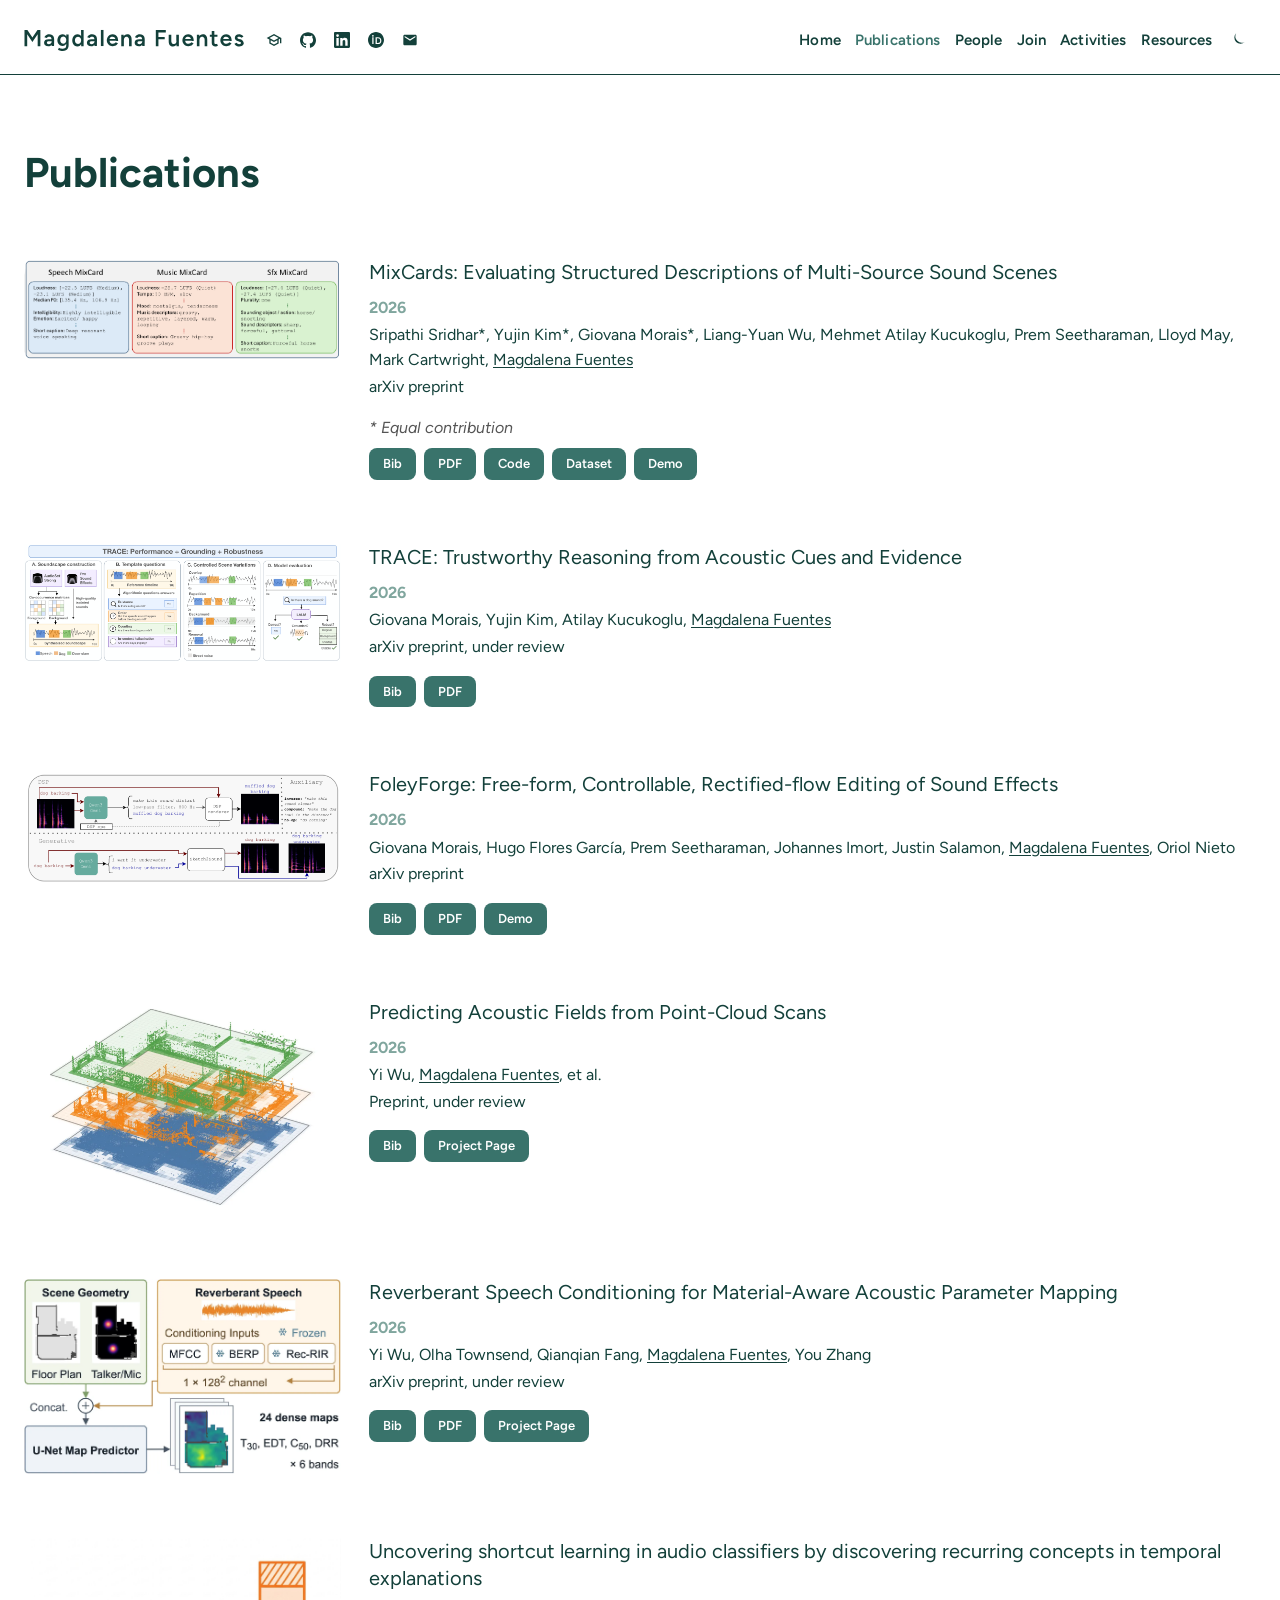
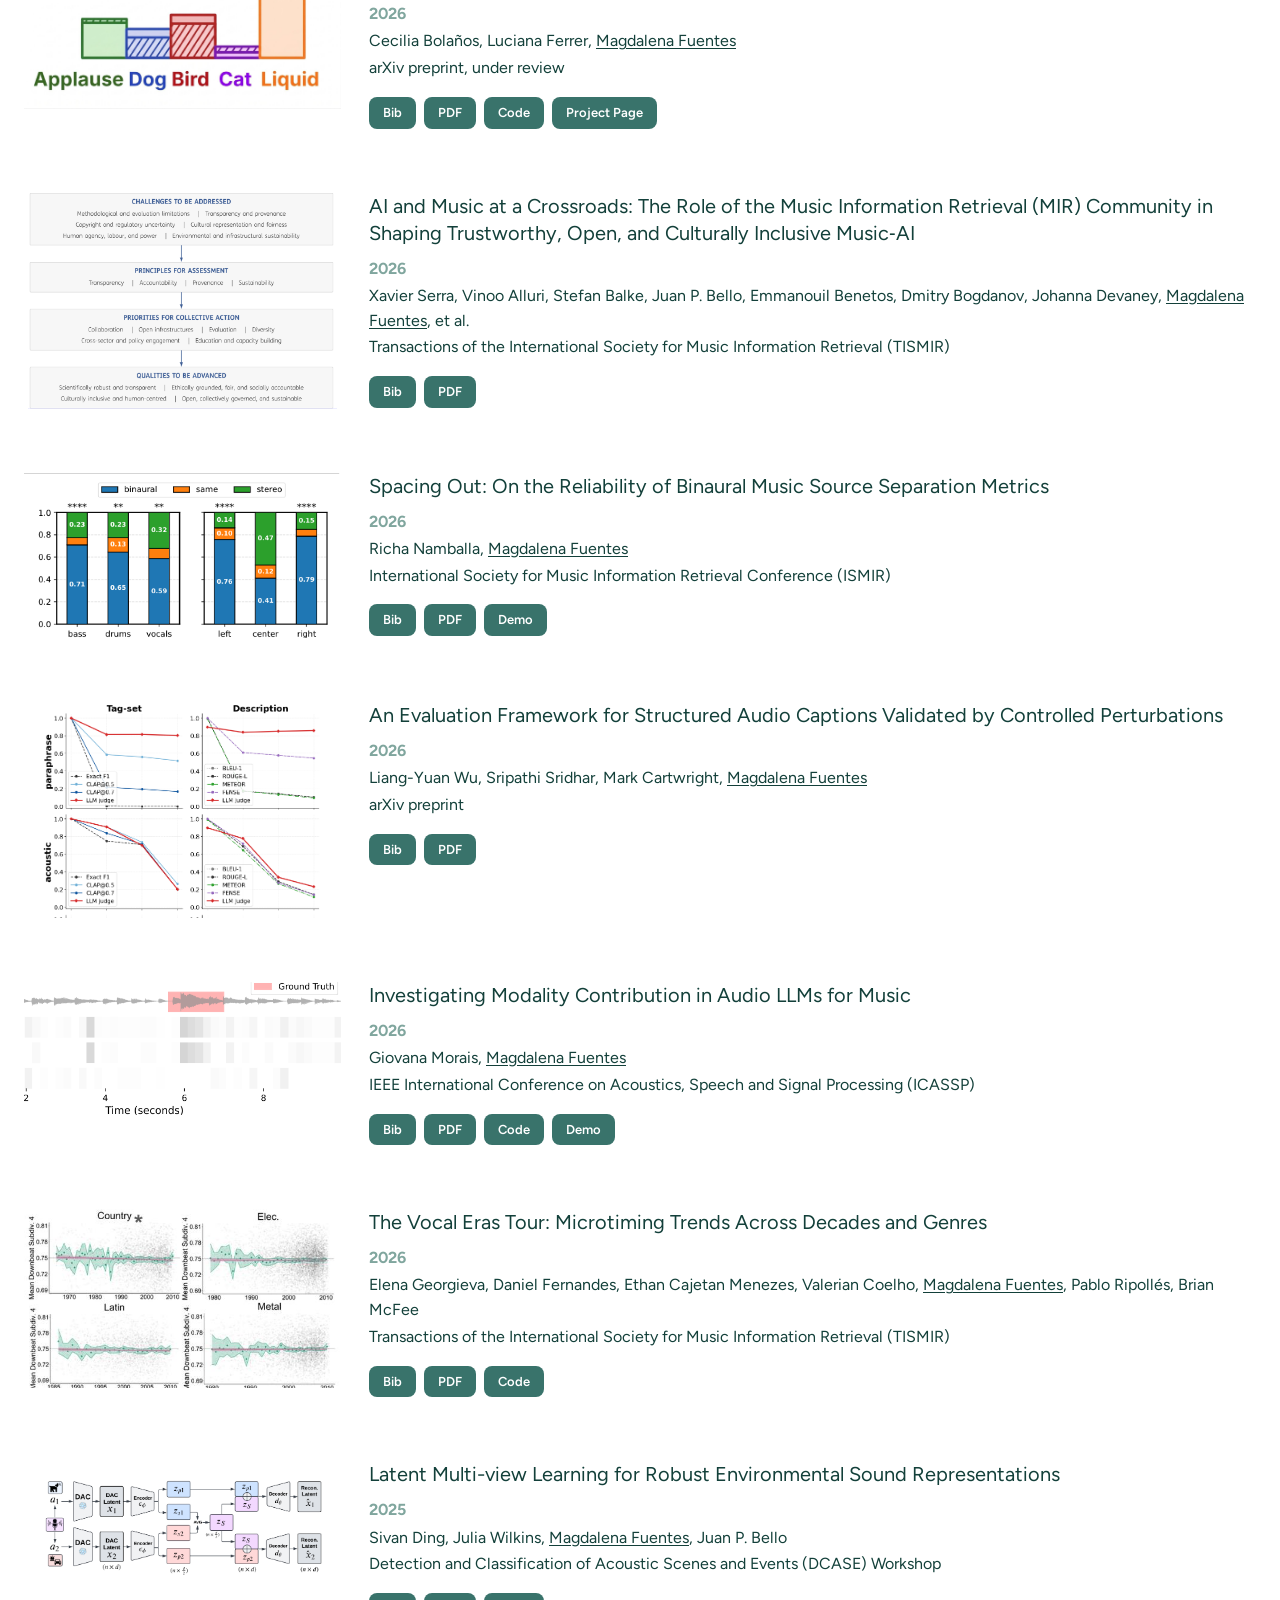
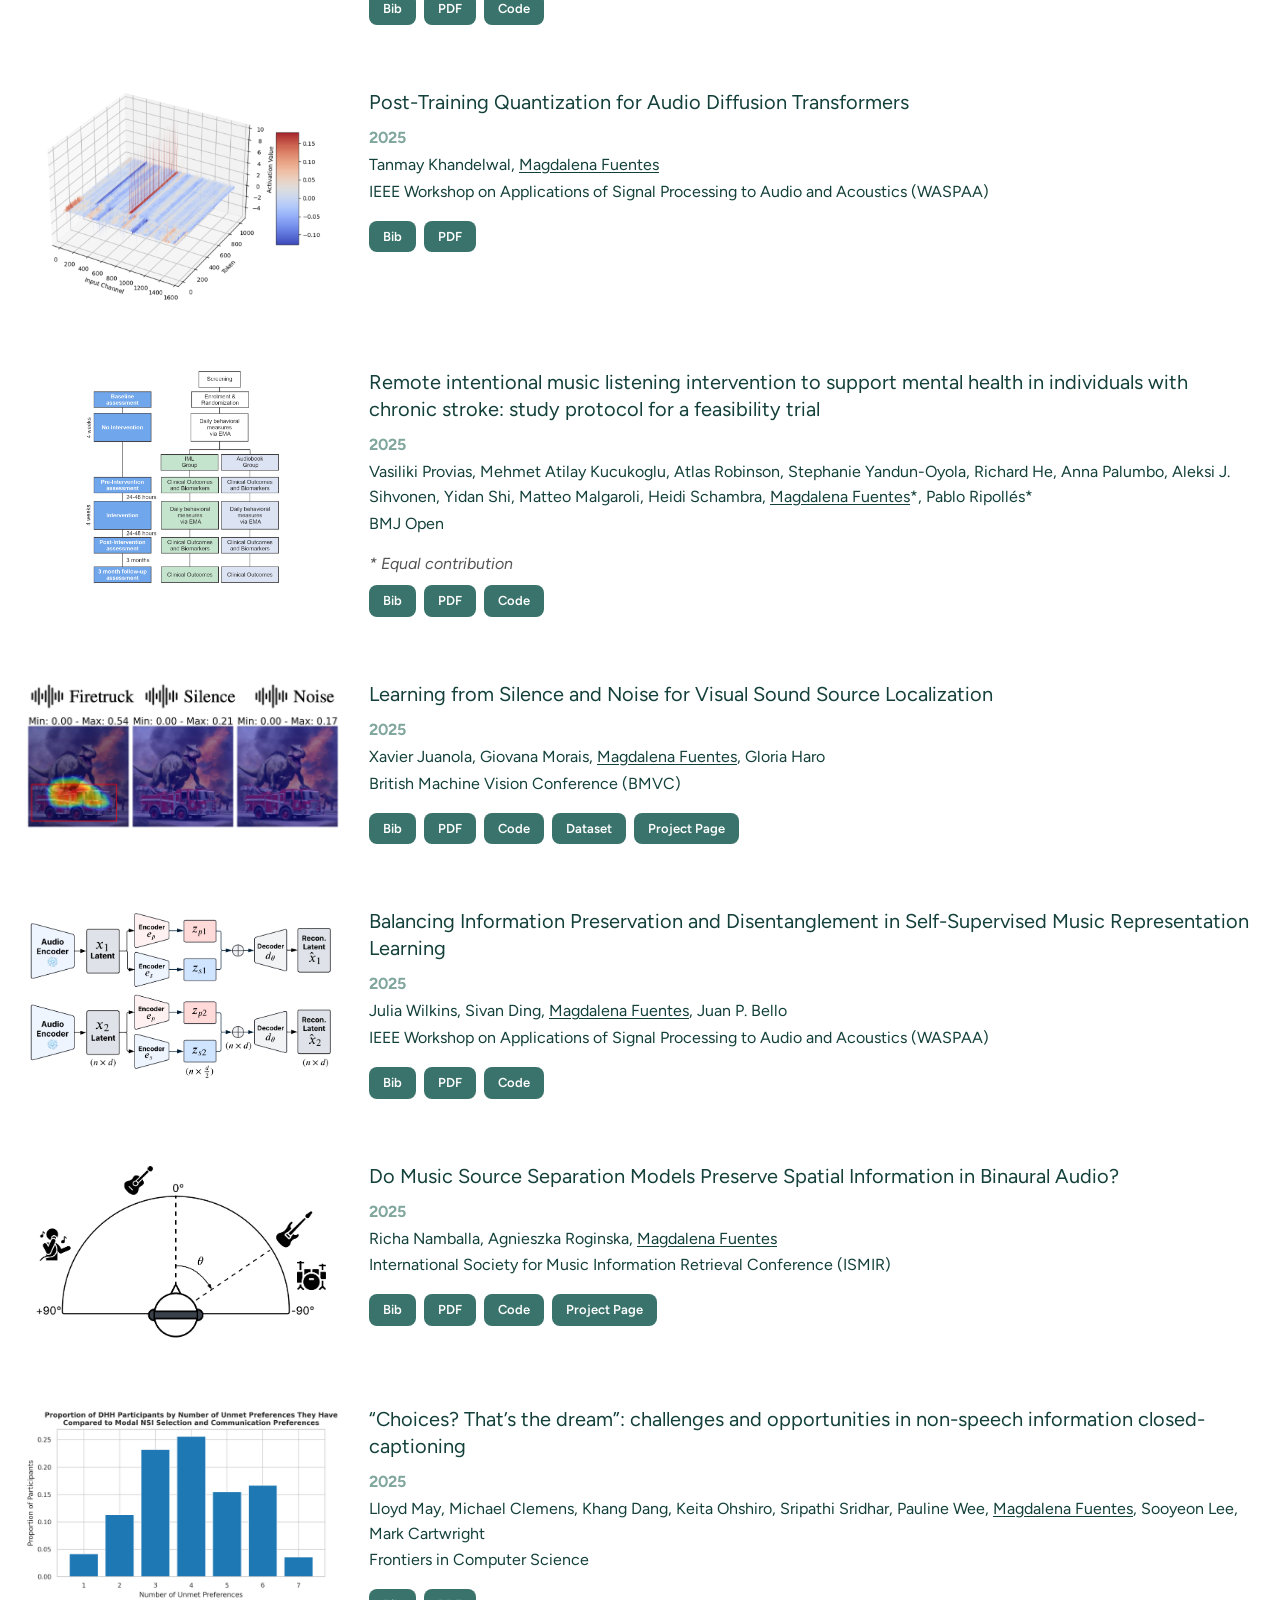
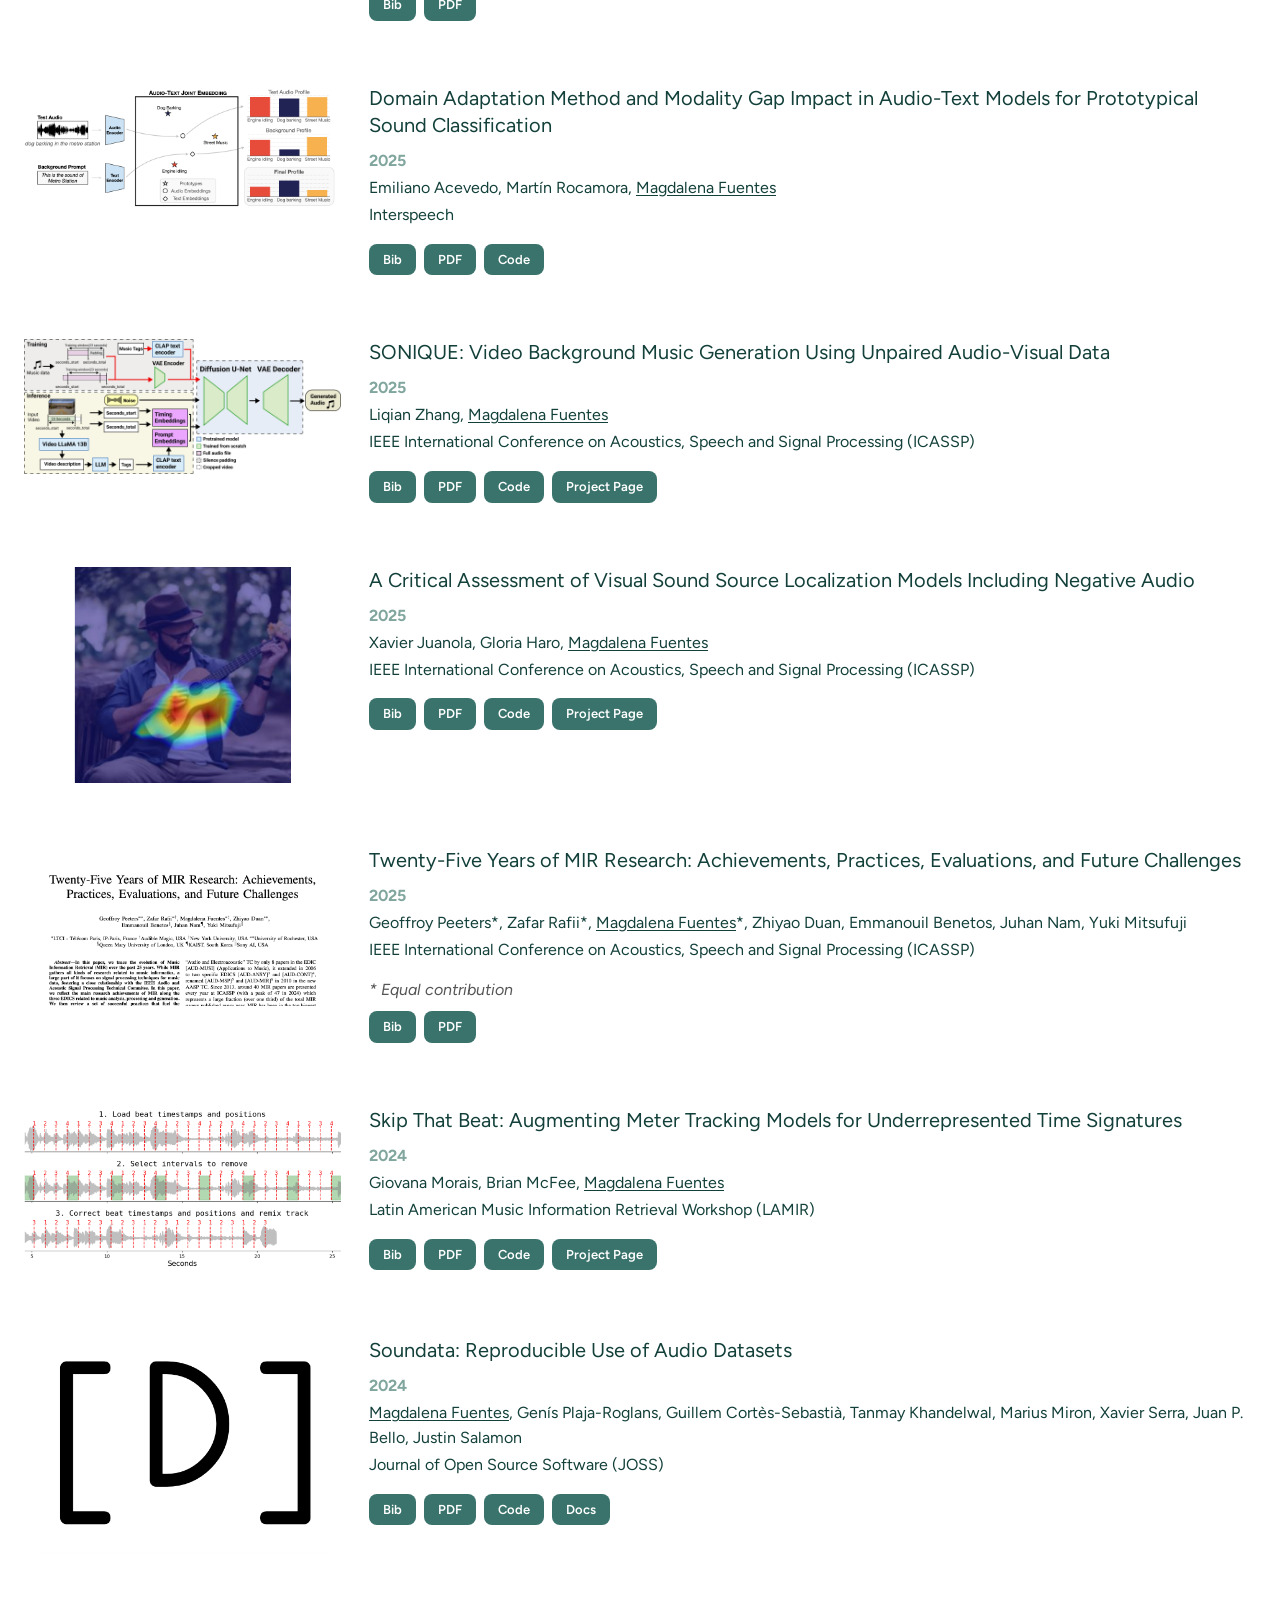
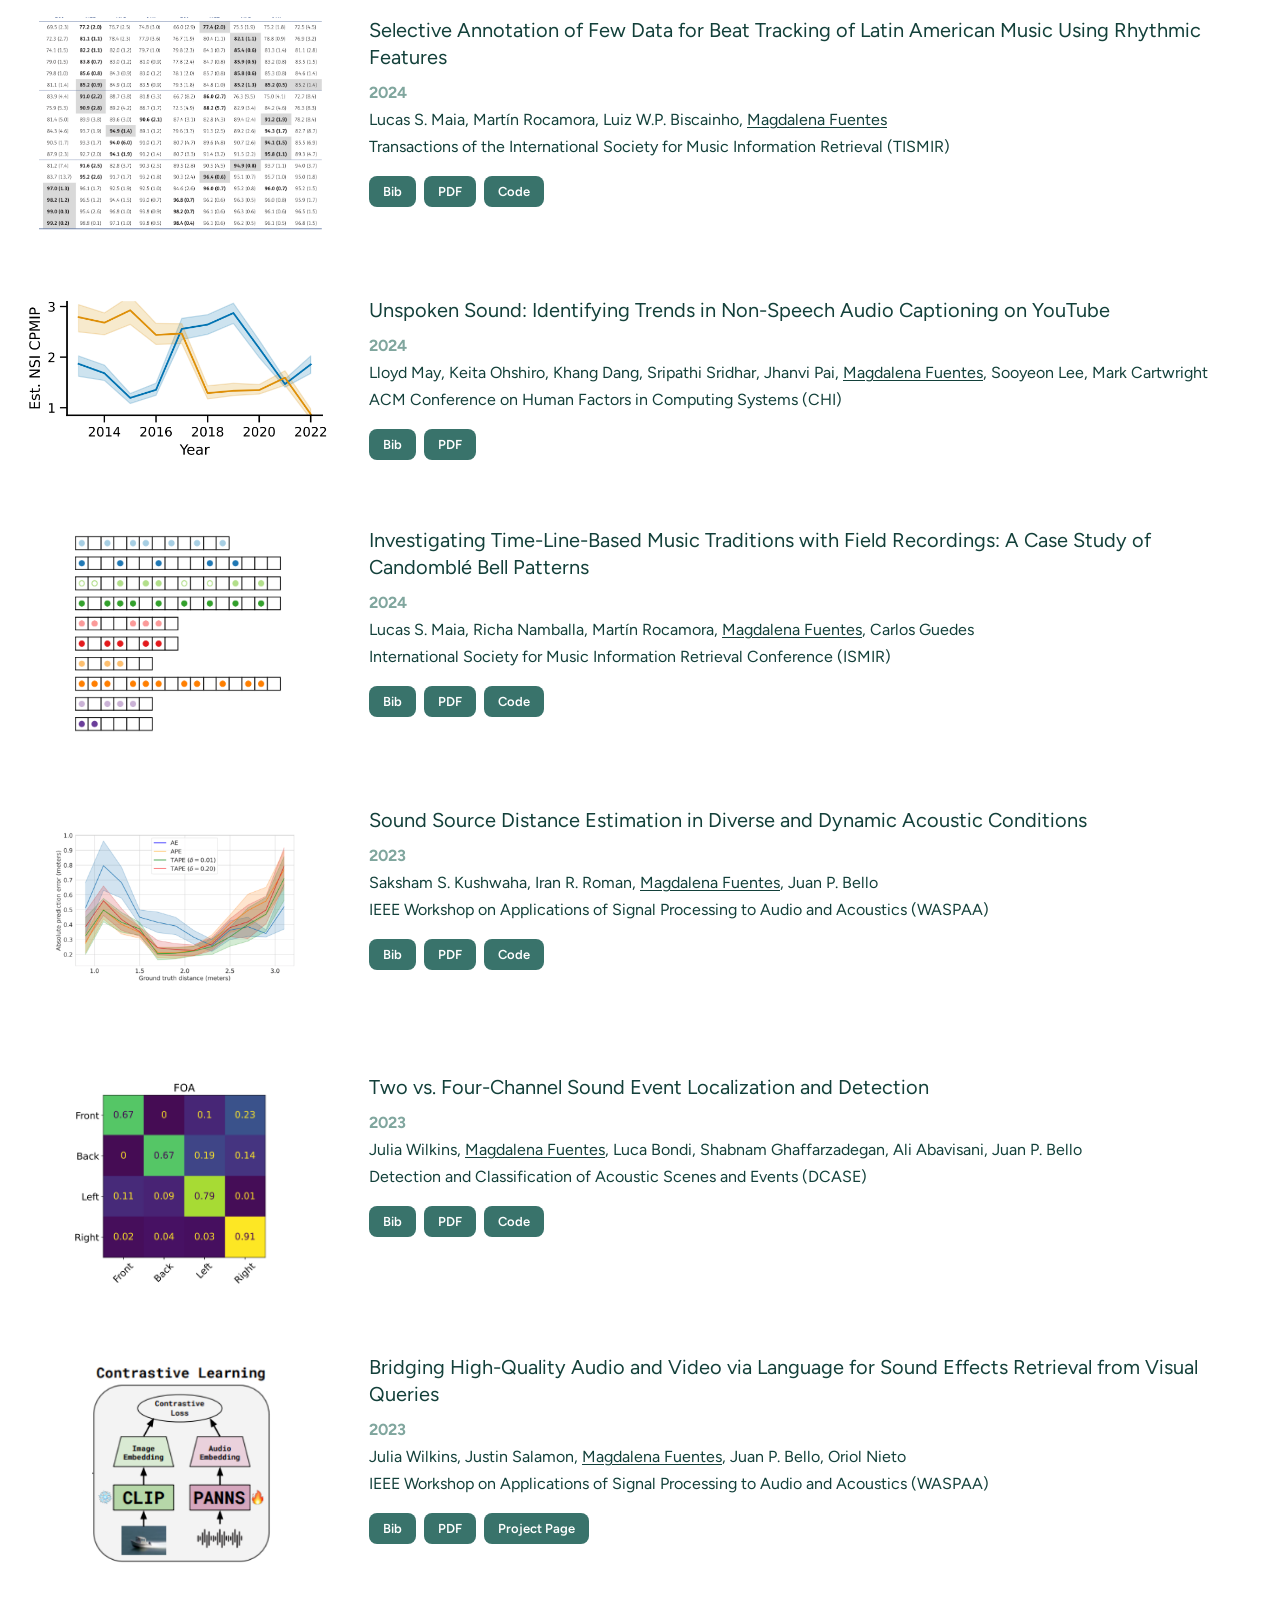
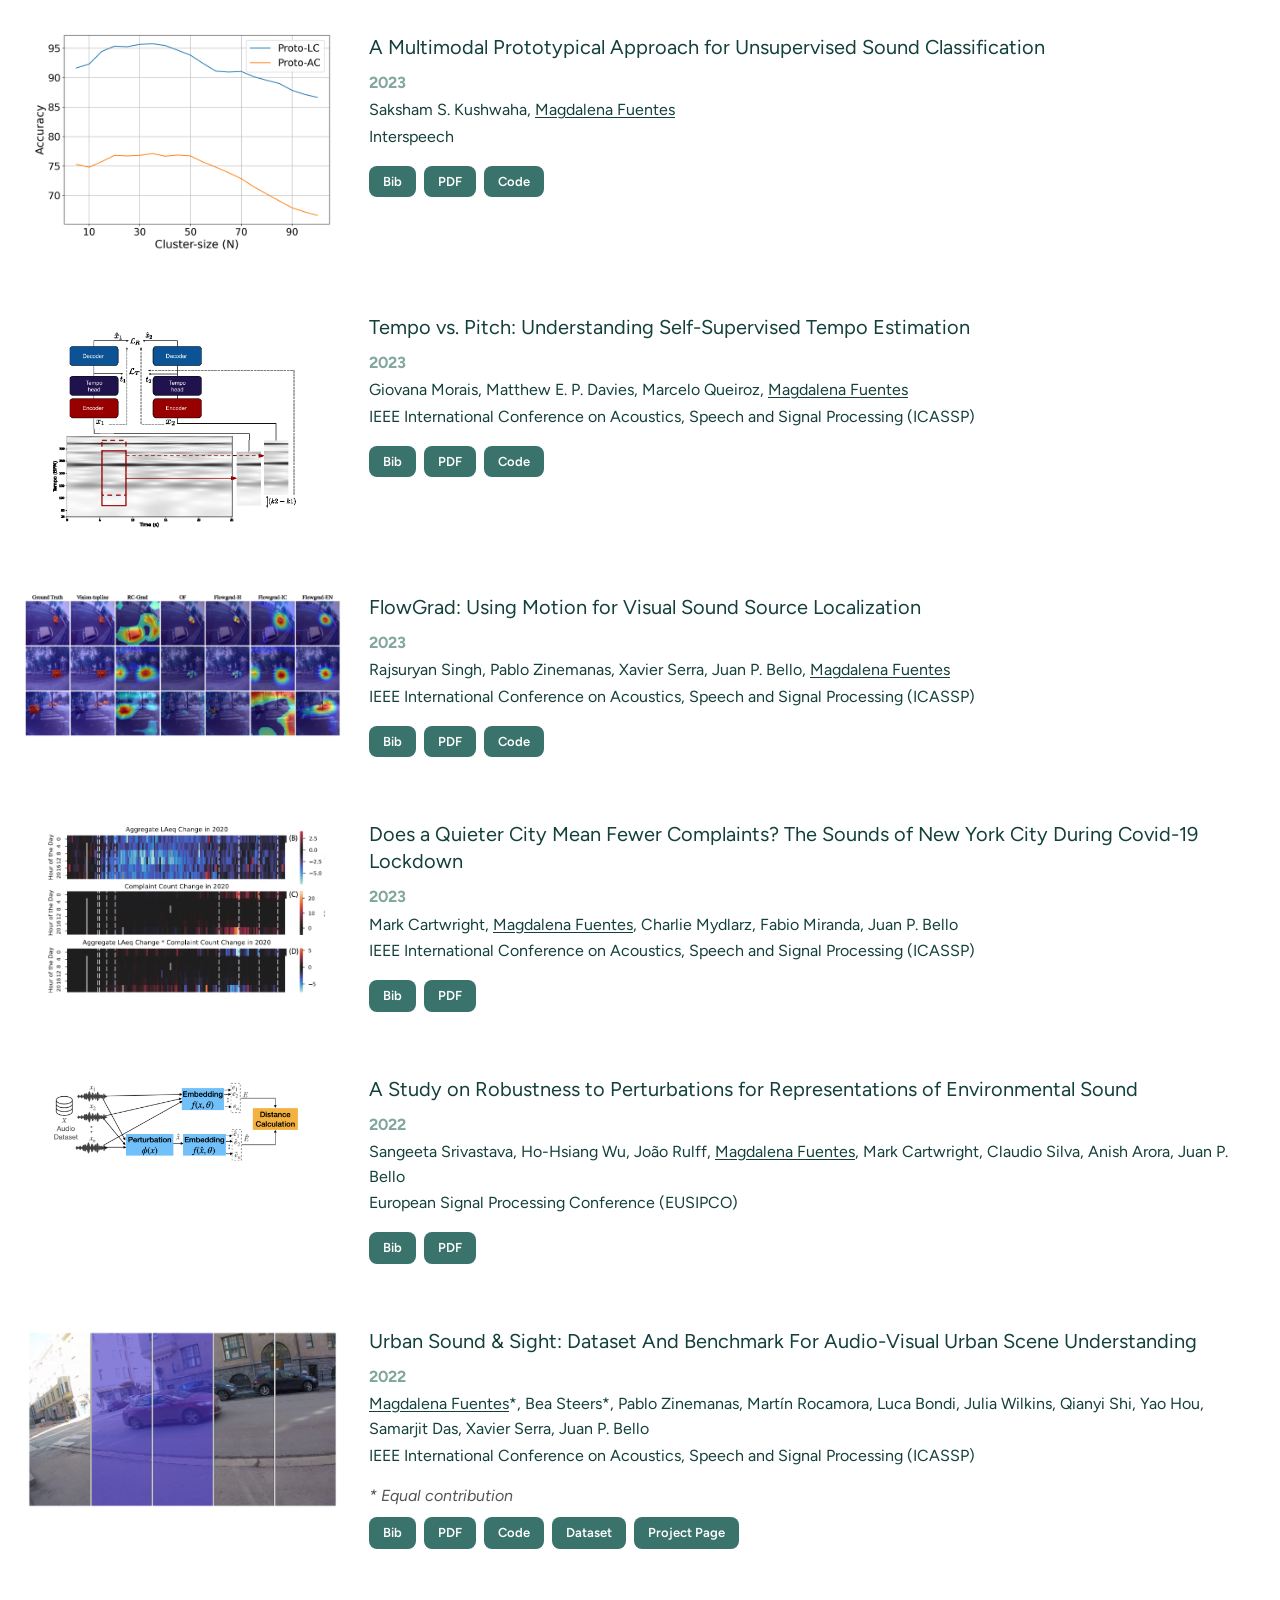
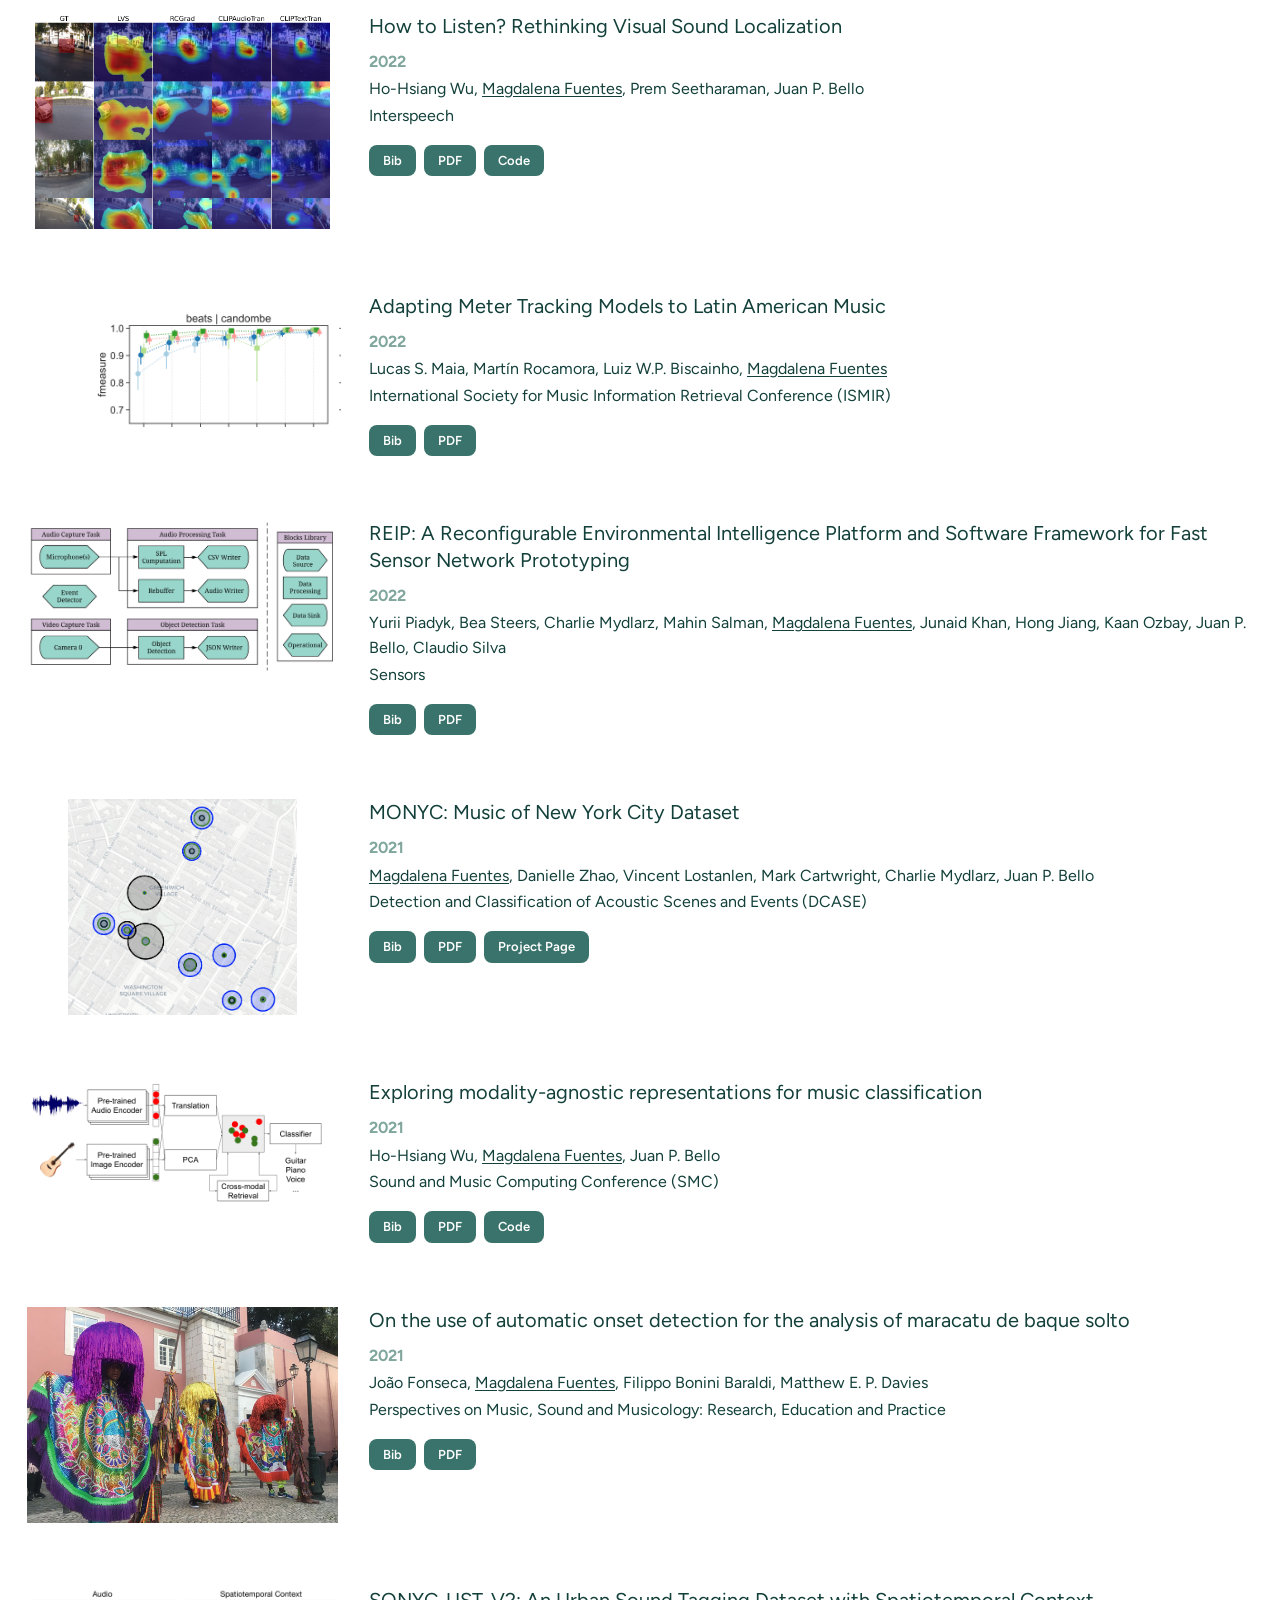
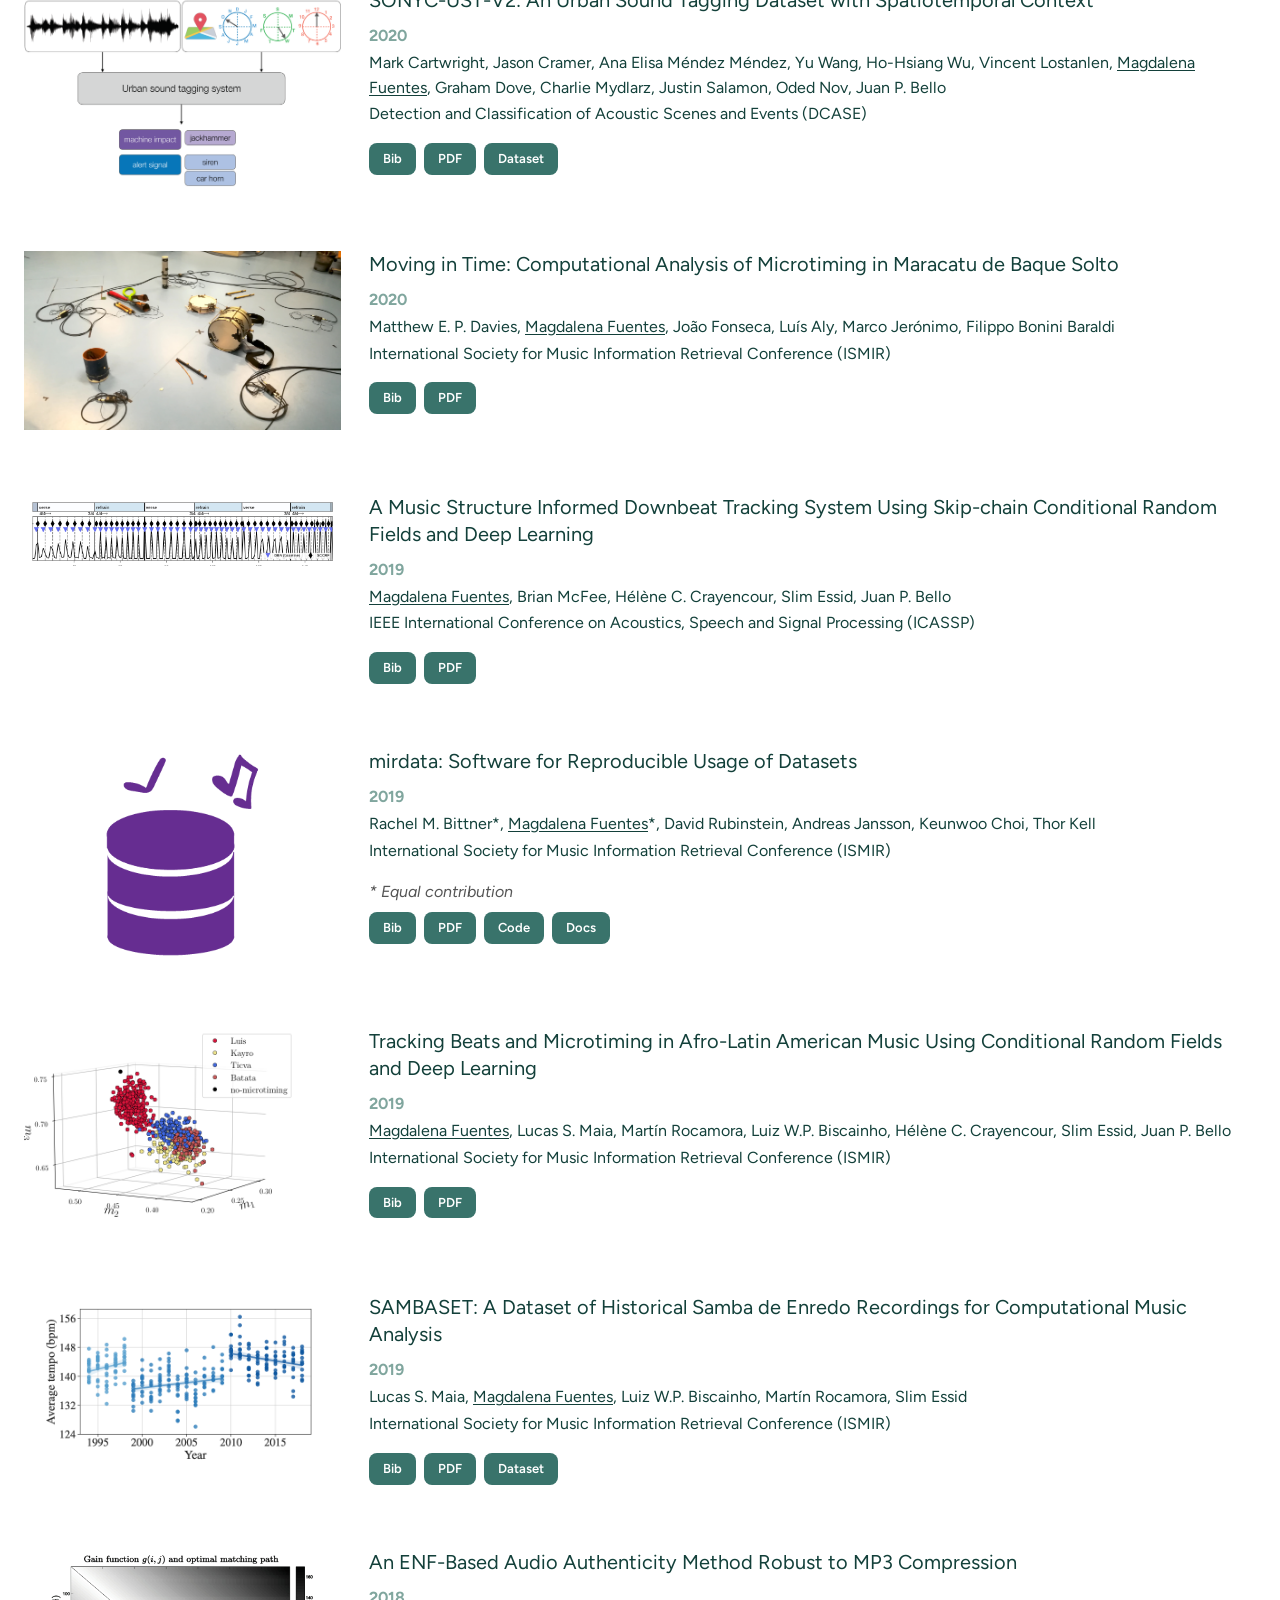
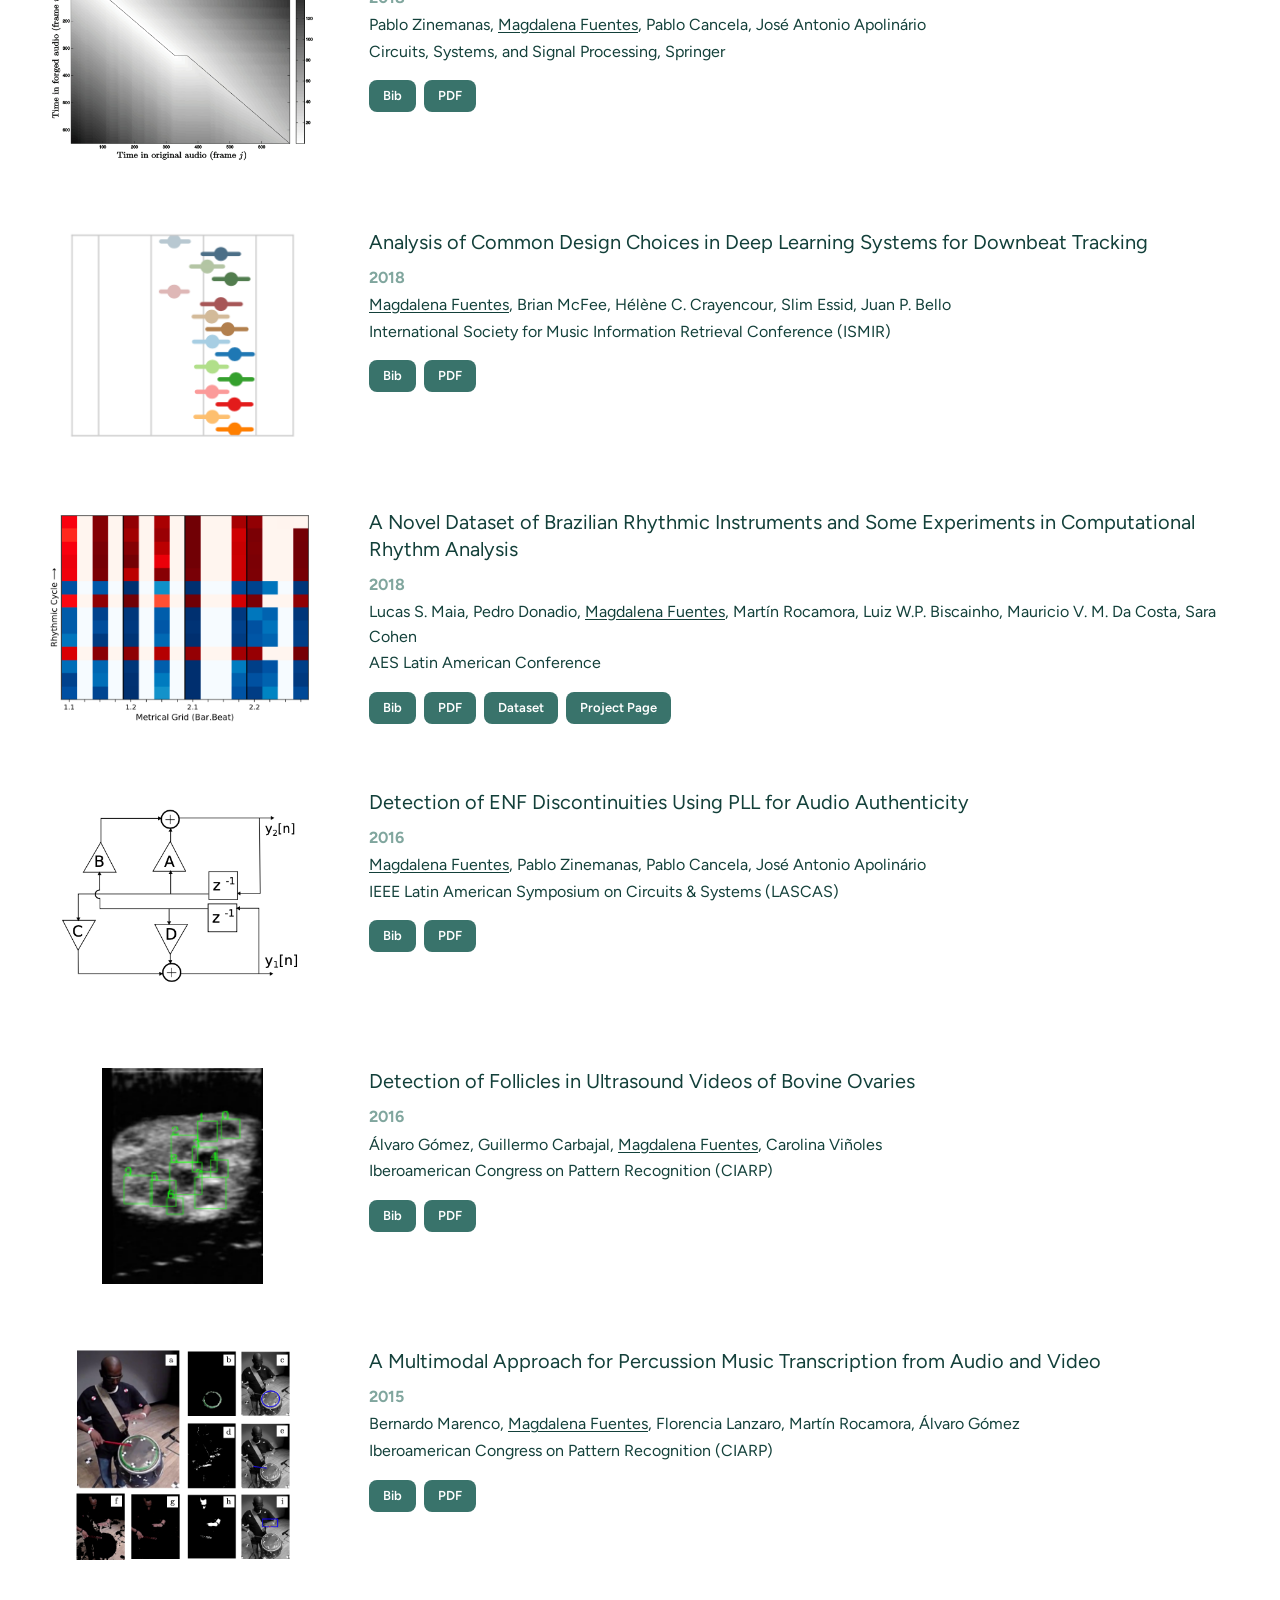
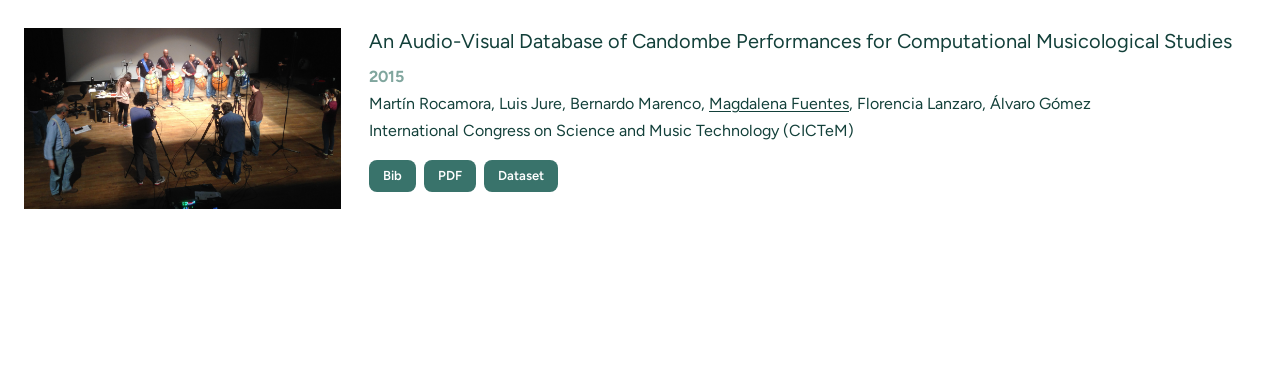
<file: publications/index.html>
<!DOCTYPE html>
<html lang="en">
<head>
  <script>
    try {
      var savedTheme = localStorage.getItem("theme");
      if (savedTheme === "dark" || savedTheme === "light") document.documentElement.setAttribute("data-theme", savedTheme);
    } catch (e) {}
  </script>
  <meta charset="utf-8">
  <meta name="viewport" content="width=device-width, initial-scale=1">
  <title>Publications – Magdalena Fuentes</title>
  <meta name="description" content="Assistant Professor of Music Technology and Integrated Design &amp; Media at New York University. Machine listening, music information retrieval, and multimodal sound analysis.">
  <link rel="icon" href="../assets/images/favicon.png?v=2" type="image/png" sizes="192x192">
  <link rel="icon" href="../assets/images/icon-512.png?v=2" type="image/png" sizes="512x512">
  <link rel="apple-touch-icon" href="../assets/images/apple-touch-icon.png?v=2">
  <link rel="manifest" href="/site.webmanifest">
  <link rel="preconnect" href="https://fonts.googleapis.com">
  <link rel="preconnect" href="https://fonts.gstatic.com" crossorigin>
  <link href="https://fonts.googleapis.com/css2?family=Figtree:ital,wght@0,400;0,600;0,700;1,400;1,600;1,700&display=swap" rel="stylesheet">
  <link rel="stylesheet" href="../assets/css/style.css?v=52">
</head>
<body class="page-publications">
  <div class="mobile-nav" id="mobile-nav">
    <button class="mobile-close" type="button" aria-label="Close menu">&times;</button>
    <ul>
            <li><a href="../"><span>Home</span></a></li>
            <li><a href="../publications/" aria-current="page"><span>Publications</span></a></li>
            <li><a href="../people/"><span>People</span></a></li>
            <li><a href="../join/"><span>Join</span></a></li>
            <li><a href="../activities/"><span>Activities</span></a></li>
            <li><a href="../resources/"><span>Resources</span></a></li>
    </ul>

        <ul class="header-socials" aria-label="Profiles">
          <li><a href="https://scholar.google.com/citations?user=gz7oJAoAAAAJ" target="_blank" rel="noopener" aria-label="Google Scholar" title="Google Scholar"><svg viewBox="0 0 24 24" aria-hidden="true"><path d="M12 3L1 9l4 2.18v6L12 21l7-3.82v-6l2-1.09V17h2V9L12 3zm6.82 6L12 12.72 5.18 9 12 5.28 18.82 9zM17 15.99l-5 2.73-5-2.73v-3.72L12 15l5-2.73v3.72z"/></svg></a></li>
          <li><a href="https://github.com/magdalenafuentes" target="_blank" rel="noopener" aria-label="GitHub" title="GitHub"><svg viewBox="0 0 24 24" aria-hidden="true"><path d="M12 .297c-6.63 0-12 5.373-12 12 0 5.303 3.438 9.8 8.205 11.387.6.113.82-.258.82-.577 0-.285-.01-1.04-.015-2.04-3.338.724-4.042-1.61-4.042-1.61-.546-1.387-1.333-1.757-1.333-1.757-1.09-.745.084-.729.084-.729 1.205.084 1.84 1.236 1.84 1.236 1.07 1.835 2.809 1.305 3.495.998.108-.776.417-1.305.76-1.605-2.665-.3-5.466-1.332-5.466-5.93 0-1.31.465-2.38 1.235-3.22-.135-.303-.54-1.523.105-3.176 0 0 1.005-.322 3.3 1.23.96-.267 1.98-.399 3-.405 1.02.006 2.04.138 3 .405 2.28-1.552 3.285-1.23 3.285-1.23.645 1.653.24 2.873.12 3.176.765.84 1.23 1.91 1.23 3.22 0 4.61-2.805 5.625-5.475 5.92.42.36.81 1.096.81 2.22 0 1.606-.015 2.896-.015 3.286 0 .315.21.69.825.57C20.565 22.092 24 17.592 24 12.297c0-6.627-5.373-12-12-12"/></svg></a></li>
          <li><a href="https://www.linkedin.com/in/mfu3ntes/" target="_blank" rel="noopener" aria-label="LinkedIn" title="LinkedIn"><svg viewBox="0 0 24 24" aria-hidden="true"><path d="M20.447 20.452h-3.554v-5.569c0-1.328-.027-3.037-1.852-3.037-1.853 0-2.136 1.445-2.136 2.939v5.667H9.351V9h3.414v1.561h.046c.477-.9 1.637-1.85 3.37-1.85 3.601 0 4.267 2.37 4.267 5.455v6.286zM5.337 7.433a2.062 2.062 0 01-2.063-2.065 2.064 2.064 0 112.063 2.065zm1.782 13.019H3.555V9h3.564v11.452zM22.225 0H1.771C.792 0 0 .774 0 1.729v20.542C0 23.227.792 24 1.771 24h20.451C23.2 24 24 23.227 24 22.271V1.729C24 .774 23.2 0 22.222 0h.003z"/></svg></a></li>
          <li><a href="https://orcid.org/0000-0003-4506-6639" target="_blank" rel="noopener" aria-label="ORCID" title="ORCID"><svg viewBox="0 0 24 24" aria-hidden="true"><path d="M12 0C5.372 0 0 5.372 0 12s5.372 12 12 12 12-5.372 12-12S18.628 0 12 0zM7.37 4.368c.745 0 1.33.615 1.33 1.358 0 .745-.585 1.353-1.33 1.353-.746 0-1.348-.608-1.348-1.353 0-.743.602-1.358 1.348-1.358zm.955 3.497v10.272H6.418V7.865h1.907zm3.032 0h3.636c3.494 0 5.04 2.184 5.04 5.137 0 3.012-1.81 5.135-5.415 5.135h-3.261V7.865zm1.907 1.69v6.89h1.588c2.294 0 3.41-1.274 3.41-3.409 0-2.18-1.085-3.481-3.341-3.481h-1.657z"/></svg></a></li>
          <li><a href="mailto:mfuentes@nyu.edu" aria-label="Email" title="Email"><svg viewBox="0 0 24 24" aria-hidden="true"><path d="M20 4H4c-1.1 0-2 .9-2 2v12c0 1.1.9 2 2 2h16c1.1 0 2-.9 2-2V6c0-1.1-.9-2-2-2zm0 4l-8 5-8-5V6l8 5 8-5v2z"/></svg></a></li>
        </ul>
    <button class="theme-toggle" type="button" aria-label="Switch to dark theme" title="Switch to dark theme" aria-pressed="false"><svg class="icon-moon" viewBox="0 0 24 24" aria-hidden="true"><path fill="currentColor" d="M21 14.5A8.5 8.5 0 0 1 9.5 3 7 7 0 1 0 21 14.5z"/></svg><svg class="icon-sun" viewBox="0 0 24 24" aria-hidden="true"><path fill="currentColor" d="M12 7a5 5 0 100 10 5 5 0 000-10zM11 1h2v3h-2V1zm0 19h2v3h-2v-3zM3.5 11H.5v2h3v-2zm20 0h-3v2h3v-2zM5.6 4.2L3.5 2.1 2.1 3.5l2.1 2.1 1.4-1.4zm14.8 14.8l-2.1-2.1-1.4 1.4 2.1 2.1 1.4-1.4zM18.4 4.2l1.4 1.4 2.1-2.1-1.4-1.4-2.1 2.1zM4.2 18.4l1.4-1.4-2.1-2.1-1.4 1.4 2.1 2.1z"/></svg></button>
  </div>
  <header class="site-header">
    <div class="container header-inner">
      <div class="header-brand"><a class="logo" href="../">
        <img class="logo-light" src="../assets/images/logo-white.svg" alt="Magdalena Fuentes">
        <img class="logo-dark" src="../assets/images/logo.svg" alt="Magdalena Fuentes">
      </a>
      <ul class="header-socials" aria-label="Profiles">
          <li><a href="https://scholar.google.com/citations?user=gz7oJAoAAAAJ" target="_blank" rel="noopener" aria-label="Google Scholar" title="Google Scholar"><svg viewBox="0 0 24 24" aria-hidden="true"><path d="M12 3L1 9l4 2.18v6L12 21l7-3.82v-6l2-1.09V17h2V9L12 3zm6.82 6L12 12.72 5.18 9 12 5.28 18.82 9zM17 15.99l-5 2.73-5-2.73v-3.72L12 15l5-2.73v3.72z"/></svg></a></li>
          <li><a href="https://github.com/magdalenafuentes" target="_blank" rel="noopener" aria-label="GitHub" title="GitHub"><svg viewBox="0 0 24 24" aria-hidden="true"><path d="M12 .297c-6.63 0-12 5.373-12 12 0 5.303 3.438 9.8 8.205 11.387.6.113.82-.258.82-.577 0-.285-.01-1.04-.015-2.04-3.338.724-4.042-1.61-4.042-1.61-.546-1.387-1.333-1.757-1.333-1.757-1.09-.745.084-.729.084-.729 1.205.084 1.84 1.236 1.84 1.236 1.07 1.835 2.809 1.305 3.495.998.108-.776.417-1.305.76-1.605-2.665-.3-5.466-1.332-5.466-5.93 0-1.31.465-2.38 1.235-3.22-.135-.303-.54-1.523.105-3.176 0 0 1.005-.322 3.3 1.23.96-.267 1.98-.399 3-.405 1.02.006 2.04.138 3 .405 2.28-1.552 3.285-1.23 3.285-1.23.645 1.653.24 2.873.12 3.176.765.84 1.23 1.91 1.23 3.22 0 4.61-2.805 5.625-5.475 5.92.42.36.81 1.096.81 2.22 0 1.606-.015 2.896-.015 3.286 0 .315.21.69.825.57C20.565 22.092 24 17.592 24 12.297c0-6.627-5.373-12-12-12"/></svg></a></li>
          <li><a href="https://www.linkedin.com/in/mfu3ntes/" target="_blank" rel="noopener" aria-label="LinkedIn" title="LinkedIn"><svg viewBox="0 0 24 24" aria-hidden="true"><path d="M20.447 20.452h-3.554v-5.569c0-1.328-.027-3.037-1.852-3.037-1.853 0-2.136 1.445-2.136 2.939v5.667H9.351V9h3.414v1.561h.046c.477-.9 1.637-1.85 3.37-1.85 3.601 0 4.267 2.37 4.267 5.455v6.286zM5.337 7.433a2.062 2.062 0 01-2.063-2.065 2.064 2.064 0 112.063 2.065zm1.782 13.019H3.555V9h3.564v11.452zM22.225 0H1.771C.792 0 0 .774 0 1.729v20.542C0 23.227.792 24 1.771 24h20.451C23.2 24 24 23.227 24 22.271V1.729C24 .774 23.2 0 22.222 0h.003z"/></svg></a></li>
          <li><a href="https://orcid.org/0000-0003-4506-6639" target="_blank" rel="noopener" aria-label="ORCID" title="ORCID"><svg viewBox="0 0 24 24" aria-hidden="true"><path d="M12 0C5.372 0 0 5.372 0 12s5.372 12 12 12 12-5.372 12-12S18.628 0 12 0zM7.37 4.368c.745 0 1.33.615 1.33 1.358 0 .745-.585 1.353-1.33 1.353-.746 0-1.348-.608-1.348-1.353 0-.743.602-1.358 1.348-1.358zm.955 3.497v10.272H6.418V7.865h1.907zm3.032 0h3.636c3.494 0 5.04 2.184 5.04 5.137 0 3.012-1.81 5.135-5.415 5.135h-3.261V7.865zm1.907 1.69v6.89h1.588c2.294 0 3.41-1.274 3.41-3.409 0-2.18-1.085-3.481-3.341-3.481h-1.657z"/></svg></a></li>
          <li><a href="mailto:mfuentes@nyu.edu" aria-label="Email" title="Email"><svg viewBox="0 0 24 24" aria-hidden="true"><path d="M20 4H4c-1.1 0-2 .9-2 2v12c0 1.1.9 2 2 2h16c1.1 0 2-.9 2-2V6c0-1.1-.9-2-2-2zm0 4l-8 5-8-5V6l8 5 8-5v2z"/></svg></a></li>
        </ul>
      </div>
      <div class="header-tools">
      <nav class="desktop-nav" aria-label="Primary">
        <ul class="nav-list">
            <li><a href="../"><span>Home</span></a></li>
            <li><a href="../publications/" aria-current="page"><span>Publications</span></a></li>
            <li><a href="../people/"><span>People</span></a></li>
            <li><a href="../join/"><span>Join</span></a></li>
            <li><a href="../activities/"><span>Activities</span></a></li>
            <li><a href="../resources/"><span>Resources</span></a></li>
        </ul>
      </nav>
      <button class="theme-toggle" type="button" aria-label="Switch to dark theme" title="Switch to dark theme" aria-pressed="false"><svg class="icon-moon" viewBox="0 0 24 24" aria-hidden="true"><path fill="currentColor" d="M21 14.5A8.5 8.5 0 0 1 9.5 3 7 7 0 1 0 21 14.5z"/></svg><svg class="icon-sun" viewBox="0 0 24 24" aria-hidden="true"><path fill="currentColor" d="M12 7a5 5 0 100 10 5 5 0 000-10zM11 1h2v3h-2V1zm0 19h2v3h-2v-3zM3.5 11H.5v2h3v-2zm20 0h-3v2h3v-2zM5.6 4.2L3.5 2.1 2.1 3.5l2.1 2.1 1.4-1.4zm14.8 14.8l-2.1-2.1-1.4 1.4 2.1 2.1 1.4-1.4zM18.4 4.2l1.4 1.4 2.1-2.1-1.4-1.4-2.1 2.1zM4.2 18.4l1.4-1.4-2.1-2.1-1.4 1.4 2.1 2.1z"/></svg></button>
      <button class="menu-toggle" type="button" aria-label="Open menu"><span></span></button>
      </div>
    </div>
  </header>
  
  <main class="page-main">
    <div class="container">
      <h1 class="page-title reveal">Publications</h1>
      
      <article class="pub reveal">
        <div class="pub-thumb"><a href="https://arxiv.org/abs/2610.38276" target="_blank" rel="noopener"><img src="../assets/images/papers/fig-mixcards-evaluating-structured-descriptions-of-mult.png?v=3" alt=""></a></div>
        <div>
          <h3><a href="https://arxiv.org/abs/2610.38276" target="_blank" rel="noopener">MixCards: Evaluating Structured Descriptions of Multi-Source Sound Scenes</a></h3>
          <p class="year">2026</p>
          <p class="authors">Sripathi Sridhar*, Yujin Kim*, Giovana Morais*, Liang-Yuan Wu, Mehmet Atilay Kucukoglu, Prem Seetharaman, Lloyd May, Mark Cartwright, <span class='self'>Magdalena Fuentes</span></p>
          <p class="venue">arXiv preprint</p>
          <p class="pub-note">* Equal contribution</p>
          
          <div class="btn-row"><button class="btn btn-xs bib-toggle" type="button" aria-expanded="false">Bib</button><a class="btn btn-xs" href="https://arxiv.org/pdf/2610.38276" target="_blank" rel="noopener">PDF</a><a class="btn btn-xs" href="https://github.com/Sound-Captioning-for-Accessibility/mixcardbench" target="_blank" rel="noopener">Code</a><a class="btn btn-xs" href="https://doi.org/10.5281/zenodo.23702059" target="_blank" rel="noopener">Dataset</a><a class="btn btn-xs" href="https://mixcards-anon.github.io/mixcards-demo/" target="_blank" rel="noopener">Demo</a></div>
          <div class="bibtex"><button class="btn btn-xs copy-bib" type="button" aria-label="Copy"><svg class="copy-icon" viewBox="0 0 24 24" aria-hidden="true" focusable="false"><rect x="9" y="9" width="13" height="13" rx="2"/><path d="M5 15H4a2 2 0 0 1-2-2V4a2 2 0 0 1 2-2h9a2 2 0 0 1 2 2v1"/></svg><svg class="copy-check" viewBox="0 0 24 24" aria-hidden="true" focusable="false"><path d="M20 6 9 17l-5-5"/></svg></button><pre>@misc{sridhar2026mixcards,
  title = {MixCards: Evaluating Structured Descriptions of Multi-Source Sound Scenes},
  author = {Sridhar*, Sripathi and Kim*, Yujin and Morais*, Giovana and Wu, Liang-Yuan and Kucukoglu, Mehmet Atilay and Seetharaman, Prem and May, Lloyd and Cartwright, Mark and Fuentes, Magdalena},
  year = {2026},
  eprint = {2610.38276},
  archivePrefix = {arXiv},
  url = {https://arxiv.org/abs/2610.38276},
}</pre></div>
        </div>
      </article>
      <article class="pub reveal">
        <div class="pub-thumb"><a href="https://arxiv.org/abs/2610.26894" target="_blank" rel="noopener"><img src="../assets/images/papers/fig-trace-trustworthy-reasoning.png?v=2" alt=""></a></div>
        <div>
          <h3><a href="https://arxiv.org/abs/2610.26894" target="_blank" rel="noopener">TRACE: Trustworthy Reasoning from Acoustic Cues and Evidence</a></h3>
          <p class="year">2026</p>
          <p class="authors">Giovana Morais, Yujin Kim, Atilay Kucukoglu, <span class='self'>Magdalena Fuentes</span></p>
          <p class="venue">arXiv preprint, under review</p>
          
          <div class="btn-row"><button class="btn btn-xs bib-toggle" type="button" aria-expanded="false">Bib</button><a class="btn btn-xs" href="https://arxiv.org/pdf/2610.26894" target="_blank" rel="noopener">PDF</a></div>
          <div class="bibtex"><button class="btn btn-xs copy-bib" type="button" aria-label="Copy"><svg class="copy-icon" viewBox="0 0 24 24" aria-hidden="true" focusable="false"><rect x="9" y="9" width="13" height="13" rx="2"/><path d="M5 15H4a2 2 0 0 1-2-2V4a2 2 0 0 1 2-2h9a2 2 0 0 1 2 2v1"/></svg><svg class="copy-check" viewBox="0 0 24 24" aria-hidden="true" focusable="false"><path d="M20 6 9 17l-5-5"/></svg></button><pre>@misc{morais2026trace,
  title = {TRACE: Trustworthy Reasoning from Acoustic Cues and Evidence},
  author = {Morais, Giovana and Kim, Yujin and Kucukoglu, Atilay and Fuentes, Magdalena},
  year = {2026},
  eprint = {2610.26894},
  archivePrefix = {arXiv},
  url = {https://arxiv.org/abs/2610.26894},
}</pre></div>
        </div>
      </article>
      <article class="pub reveal">
        <div class="pub-thumb"><a href="https://arxiv.org/abs/2611.08695" target="_blank" rel="noopener"><img src="../assets/images/papers/fig-foleyforge.png?v=3" alt=""></a></div>
        <div>
          <h3><a href="https://arxiv.org/abs/2611.08695" target="_blank" rel="noopener">FoleyForge: Free-form, Controllable, Rectified-flow Editing of Sound Effects</a></h3>
          <p class="year">2026</p>
          <p class="authors">Giovana Morais, Hugo Flores García, Prem Seetharaman, Johannes Imort, Justin Salamon, <span class='self'>Magdalena Fuentes</span>, Oriol Nieto</p>
          <p class="venue">arXiv preprint</p>
          
          <div class="btn-row"><button class="btn btn-xs bib-toggle" type="button" aria-expanded="false">Bib</button><a class="btn btn-xs" href="https://arxiv.org/pdf/2611.08695" target="_blank" rel="noopener">PDF</a><a class="btn btn-xs" href="https://giovana-morais.github.io/2027_icassp_foleyforge_demo" target="_blank" rel="noopener">Demo</a></div>
          <div class="bibtex"><button class="btn btn-xs copy-bib" type="button" aria-label="Copy"><svg class="copy-icon" viewBox="0 0 24 24" aria-hidden="true" focusable="false"><rect x="9" y="9" width="13" height="13" rx="2"/><path d="M5 15H4a2 2 0 0 1-2-2V4a2 2 0 0 1 2-2h9a2 2 0 0 1 2 2v1"/></svg><svg class="copy-check" viewBox="0 0 24 24" aria-hidden="true" focusable="false"><path d="M20 6 9 17l-5-5"/></svg></button><pre>@misc{morais2026foleyforge,
  title = {FoleyForge: Free-form, Controllable, Rectified-flow Editing of Sound Effects},
  author = {Morais, Giovana and Flores García, Hugo and Seetharaman, Prem and Imort, Johannes and Salamon, Justin and Fuentes, Magdalena and Nieto, Oriol},
  year = {2026},
  eprint = {2611.08695},
  archivePrefix = {arXiv},
  url = {https://arxiv.org/abs/2611.08695},
}</pre></div>
        </div>
      </article>
      <article class="pub reveal">
        <div class="pub-thumb"><a href="https://wuyi.io/research/point-cloud-acoustics/" target="_blank" rel="noopener"><img src="../assets/images/papers/fig-predicting-acoustic-fields.png" alt=""></a></div>
        <div>
          <h3><a href="https://wuyi.io/research/point-cloud-acoustics/" target="_blank" rel="noopener">Predicting Acoustic Fields from Point-Cloud Scans</a></h3>
          <p class="year">2026</p>
          <p class="authors">Yi Wu, <span class='self'>Magdalena Fuentes</span>, et al.</p>
          <p class="venue">Preprint, under review</p>
          
          <div class="btn-row"><button class="btn btn-xs bib-toggle" type="button" aria-expanded="false">Bib</button><a class="btn btn-xs" href="https://wuyi.io/research/point-cloud-acoustics/" target="_blank" rel="noopener">Project Page</a></div>
          <div class="bibtex"><button class="btn btn-xs copy-bib" type="button" aria-label="Copy"><svg class="copy-icon" viewBox="0 0 24 24" aria-hidden="true" focusable="false"><rect x="9" y="9" width="13" height="13" rx="2"/><path d="M5 15H4a2 2 0 0 1-2-2V4a2 2 0 0 1 2-2h9a2 2 0 0 1 2 2v1"/></svg><svg class="copy-check" viewBox="0 0 24 24" aria-hidden="true" focusable="false"><path d="M20 6 9 17l-5-5"/></svg></button><pre>@misc{wu2026predicting,
  title = {Predicting Acoustic Fields from Point-Cloud Scans},
  author = {Wu, Yi and Fuentes, Magdalena and {et al.}},
  year = {2026},
  url = {https://wuyi.io/research/point-cloud-acoustics/},
}</pre></div>
        </div>
      </article>
      <article class="pub reveal">
        <div class="pub-thumb"><a href="https://arxiv.org/abs/2611.11834" target="_blank" rel="noopener"><img src="../assets/images/papers/fig-reverberant-speech-conditioning.png" alt=""></a></div>
        <div>
          <h3><a href="https://arxiv.org/abs/2611.11834" target="_blank" rel="noopener">Reverberant Speech Conditioning for Material-Aware Acoustic Parameter Mapping</a></h3>
          <p class="year">2026</p>
          <p class="authors">Yi Wu, Olha Townsend, Qianqian Fang, <span class='self'>Magdalena Fuentes</span>, You Zhang</p>
          <p class="venue">arXiv preprint, under review</p>
          
          <div class="btn-row"><button class="btn btn-xs bib-toggle" type="button" aria-expanded="false">Bib</button><a class="btn btn-xs" href="https://arxiv.org/pdf/2611.11834" target="_blank" rel="noopener">PDF</a><a class="btn btn-xs" href="https://wuyi.io/research/speech-conditioned-acoustic-maps/" target="_blank" rel="noopener">Project Page</a></div>
          <div class="bibtex"><button class="btn btn-xs copy-bib" type="button" aria-label="Copy"><svg class="copy-icon" viewBox="0 0 24 24" aria-hidden="true" focusable="false"><rect x="9" y="9" width="13" height="13" rx="2"/><path d="M5 15H4a2 2 0 0 1-2-2V4a2 2 0 0 1 2-2h9a2 2 0 0 1 2 2v1"/></svg><svg class="copy-check" viewBox="0 0 24 24" aria-hidden="true" focusable="false"><path d="M20 6 9 17l-5-5"/></svg></button><pre>@misc{wu2026reverberant,
  title = {Reverberant Speech Conditioning for Material-Aware Acoustic Parameter Mapping},
  author = {Wu, Yi and Townsend, Olha and Fang, Qianqian and Fuentes, Magdalena and Zhang, You},
  year = {2026},
  eprint = {2611.11834},
  archivePrefix = {arXiv},
  url = {https://arxiv.org/abs/2611.11834},
}</pre></div>
        </div>
      </article>
      <article class="pub reveal">
        <div class="pub-thumb"><a href="https://arxiv.org/abs/2609.34030" target="_blank" rel="noopener"><img src="../assets/images/papers/fig-uncovering-shortcut-learning-in-audio-classifiers-.png" alt=""></a></div>
        <div>
          <h3><a href="https://arxiv.org/abs/2609.34030" target="_blank" rel="noopener">Uncovering shortcut learning in audio classifiers by discovering recurring concepts in temporal explanations</a></h3>
          <p class="year">2026</p>
          <p class="authors">Cecilia Bolaños, Luciana Ferrer, <span class='self'>Magdalena Fuentes</span></p>
          <p class="venue">arXiv preprint, under review</p>
          
          <div class="btn-row"><button class="btn btn-xs bib-toggle" type="button" aria-expanded="false">Bib</button><a class="btn btn-xs" href="https://arxiv.org/pdf/2609.34030" target="_blank" rel="noopener">PDF</a><a class="btn btn-xs" href="https://github.com/ceciliabolanos/class-level-concepts" target="_blank" rel="noopener">Code</a><a class="btn btn-xs" href="https://sites.google.com/view/class-level-concepts" target="_blank" rel="noopener">Project Page</a></div>
          <div class="bibtex"><button class="btn btn-xs copy-bib" type="button" aria-label="Copy"><svg class="copy-icon" viewBox="0 0 24 24" aria-hidden="true" focusable="false"><rect x="9" y="9" width="13" height="13" rx="2"/><path d="M5 15H4a2 2 0 0 1-2-2V4a2 2 0 0 1 2-2h9a2 2 0 0 1 2 2v1"/></svg><svg class="copy-check" viewBox="0 0 24 24" aria-hidden="true" focusable="false"><path d="M20 6 9 17l-5-5"/></svg></button><pre>@misc{bolanos2026uncovering,
  title = {Uncovering shortcut learning in audio classifiers by discovering recurring concepts in temporal explanations},
  author = {Bolaños, Cecilia and Ferrer, Luciana and Fuentes, Magdalena},
  year = {2026},
  eprint = {2609.34030},
  archivePrefix = {arXiv},
  url = {https://arxiv.org/abs/2609.34030},
}</pre></div>
        </div>
      </article>
      <article class="pub reveal">
        <div class="pub-thumb"><a href="https://transactions.ismir.net/articles/10.5334/tismir.372" target="_blank" rel="noopener"><img src="../assets/images/papers/fig-ai-and-music-at-a-crossroads-the-role-of-the-music.png" alt=""></a></div>
        <div>
          <h3><a href="https://transactions.ismir.net/articles/10.5334/tismir.372" target="_blank" rel="noopener">AI and Music at a Crossroads: The Role of the Music Information Retrieval (MIR) Community in Shaping Trustworthy, Open, and Culturally Inclusive Music‑AI</a></h3>
          <p class="year">2026</p>
          <p class="authors">Xavier Serra, Vinoo Alluri, Stefan Balke, Juan P. Bello, Emmanouil Benetos, Dmitry Bogdanov, Johanna Devaney, <span class='self'>Magdalena Fuentes</span>, et al.</p>
          <p class="venue">Transactions of the International Society for Music Information Retrieval (TISMIR)</p>
          
          <div class="btn-row"><button class="btn btn-xs bib-toggle" type="button" aria-expanded="false">Bib</button><a class="btn btn-xs" href="https://storage.googleapis.com/jnl-up-j-tismir-files/journals/1/articles/372/6aba68c527512.pdf" target="_blank" rel="noopener">PDF</a></div>
          <div class="bibtex"><button class="btn btn-xs copy-bib" type="button" aria-label="Copy"><svg class="copy-icon" viewBox="0 0 24 24" aria-hidden="true" focusable="false"><rect x="9" y="9" width="13" height="13" rx="2"/><path d="M5 15H4a2 2 0 0 1-2-2V4a2 2 0 0 1 2-2h9a2 2 0 0 1 2 2v1"/></svg><svg class="copy-check" viewBox="0 0 24 24" aria-hidden="true" focusable="false"><path d="M20 6 9 17l-5-5"/></svg></button><pre>@article{serra2026ai,
  title = {AI and Music at a Crossroads: The Role of the Music Information Retrieval (MIR) Community in Shaping Trustworthy, Open, and Culturally Inclusive Music‑AI},
  author = {Serra, Xavier and Alluri, Vinoo and Balke, Stefan and Bello, Juan P. and Benetos, Emmanouil and Bogdanov, Dmitry and Devaney, Johanna and Fuentes, Magdalena and {et al.}},
  year = {2026},
  journal = {Transactions of the International Society for Music Information Retrieval (TISMIR)},
  doi = {10.5334/tismir.372},
  url = {https://transactions.ismir.net/articles/10.5334/tismir.372},
}</pre></div>
        </div>
      </article>
      <article class="pub reveal">
        <div class="pub-thumb"><a href="https://arxiv.org/abs/2607.25919" target="_blank" rel="noopener"><img src="../assets/images/papers/fig-spacing-out-on-the-reliability-of-binaural-music-s.png" alt=""></a></div>
        <div>
          <h3><a href="https://arxiv.org/abs/2607.25919" target="_blank" rel="noopener">Spacing Out: On the Reliability of Binaural Music Source Separation Metrics</a></h3>
          <p class="year">2026</p>
          <p class="authors">Richa Namballa, <span class='self'>Magdalena Fuentes</span></p>
          <p class="venue">International Society for Music Information Retrieval Conference (ISMIR)</p>
          
          <div class="btn-row"><button class="btn btn-xs bib-toggle" type="button" aria-expanded="false">Bib</button><a class="btn btn-xs" href="https://arxiv.org/pdf/2607.25919" target="_blank" rel="noopener">PDF</a><a class="btn btn-xs" href="https://richa-namballa.github.io/spacing-out-demo/" target="_blank" rel="noopener">Demo</a></div>
          <div class="bibtex"><button class="btn btn-xs copy-bib" type="button" aria-label="Copy"><svg class="copy-icon" viewBox="0 0 24 24" aria-hidden="true" focusable="false"><rect x="9" y="9" width="13" height="13" rx="2"/><path d="M5 15H4a2 2 0 0 1-2-2V4a2 2 0 0 1 2-2h9a2 2 0 0 1 2 2v1"/></svg><svg class="copy-check" viewBox="0 0 24 24" aria-hidden="true" focusable="false"><path d="M20 6 9 17l-5-5"/></svg></button><pre>@inproceedings{namballa2026spacing,
  title = {Spacing Out: On the Reliability of Binaural Music Source Separation Metrics},
  author = {Namballa, Richa and Fuentes, Magdalena},
  year = {2026},
  booktitle = {International Society for Music Information Retrieval Conference (ISMIR)},
  eprint = {2607.25919},
  archivePrefix = {arXiv},
  url = {https://arxiv.org/abs/2607.25919},
}</pre></div>
        </div>
      </article>
      <article class="pub reveal">
        <div class="pub-thumb"><a href="https://arxiv.org/abs/2607.21424" target="_blank" rel="noopener"><img src="../assets/images/papers/fig-an-evaluation-framework-for-structured-audio-capti.png" alt=""></a></div>
        <div>
          <h3><a href="https://arxiv.org/abs/2607.21424" target="_blank" rel="noopener">An Evaluation Framework for Structured Audio Captions Validated by Controlled Perturbations</a></h3>
          <p class="year">2026</p>
          <p class="authors">Liang-Yuan Wu, Sripathi Sridhar, Mark Cartwright, <span class='self'>Magdalena Fuentes</span></p>
          <p class="venue">arXiv preprint</p>
          
          <div class="btn-row"><button class="btn btn-xs bib-toggle" type="button" aria-expanded="false">Bib</button><a class="btn btn-xs" href="https://arxiv.org/pdf/2607.21424" target="_blank" rel="noopener">PDF</a></div>
          <div class="bibtex"><button class="btn btn-xs copy-bib" type="button" aria-label="Copy"><svg class="copy-icon" viewBox="0 0 24 24" aria-hidden="true" focusable="false"><rect x="9" y="9" width="13" height="13" rx="2"/><path d="M5 15H4a2 2 0 0 1-2-2V4a2 2 0 0 1 2-2h9a2 2 0 0 1 2 2v1"/></svg><svg class="copy-check" viewBox="0 0 24 24" aria-hidden="true" focusable="false"><path d="M20 6 9 17l-5-5"/></svg></button><pre>@misc{wu2026an,
  title = {An Evaluation Framework for Structured Audio Captions Validated by Controlled Perturbations},
  author = {Wu, Liang-Yuan and Sridhar, Sripathi and Cartwright, Mark and Fuentes, Magdalena},
  year = {2026},
  eprint = {2607.21424},
  archivePrefix = {arXiv},
  url = {https://arxiv.org/abs/2607.21424},
}</pre></div>
        </div>
      </article>
      <article class="pub reveal">
        <div class="pub-thumb"><a href="https://arxiv.org/abs/2509.20641" target="_blank" rel="noopener"><img src="../assets/images/papers/fig-investigating-modality-contribution-in-audio-llms-.png" alt=""></a></div>
        <div>
          <h3><a href="https://arxiv.org/abs/2509.20641" target="_blank" rel="noopener">Investigating Modality Contribution in Audio LLMs for Music</a></h3>
          <p class="year">2026</p>
          <p class="authors">Giovana Morais, <span class='self'>Magdalena Fuentes</span></p>
          <p class="venue">IEEE International Conference on Acoustics, Speech and Signal Processing (ICASSP)</p>
          
          <div class="btn-row"><button class="btn btn-xs bib-toggle" type="button" aria-expanded="false">Bib</button><a class="btn btn-xs" href="https://arxiv.org/pdf/2509.20641" target="_blank" rel="noopener">PDF</a><a class="btn btn-xs" href="https://github.com/giovana-morais/2025_investigating_mmshap" target="_blank" rel="noopener">Code</a><a class="btn btn-xs" href="https://giovana-morais.github.io/2025_investigating_mmshap_demo/" target="_blank" rel="noopener">Demo</a></div>
          <div class="bibtex"><button class="btn btn-xs copy-bib" type="button" aria-label="Copy"><svg class="copy-icon" viewBox="0 0 24 24" aria-hidden="true" focusable="false"><rect x="9" y="9" width="13" height="13" rx="2"/><path d="M5 15H4a2 2 0 0 1-2-2V4a2 2 0 0 1 2-2h9a2 2 0 0 1 2 2v1"/></svg><svg class="copy-check" viewBox="0 0 24 24" aria-hidden="true" focusable="false"><path d="M20 6 9 17l-5-5"/></svg></button><pre>@inproceedings{morais2026investigating,
  title = {Investigating Modality Contribution in Audio LLMs for Music},
  author = {Morais, Giovana and Fuentes, Magdalena},
  year = {2026},
  booktitle = {IEEE International Conference on Acoustics, Speech and Signal Processing (ICASSP)},
  eprint = {2509.20641},
  archivePrefix = {arXiv},
  doi = {10.1109/ICASSP55912.2026.11463350},
  url = {https://arxiv.org/abs/2509.20641},
}</pre></div>
        </div>
      </article>
      <article class="pub reveal">
        <div class="pub-thumb"><a href="https://transactions.ismir.net/articles/10.5334/tismir.278" target="_blank" rel="noopener"><img src="../assets/images/papers/fig-the-vocal-eras-tour-microtiming-trends-across-deca.png" alt=""></a></div>
        <div>
          <h3><a href="https://transactions.ismir.net/articles/10.5334/tismir.278" target="_blank" rel="noopener">The Vocal Eras Tour: Microtiming Trends Across Decades and Genres</a></h3>
          <p class="year">2026</p>
          <p class="authors">Elena Georgieva, Daniel Fernandes, Ethan Cajetan Menezes, Valerian Coelho, <span class='self'>Magdalena Fuentes</span>, Pablo Ripollés, Brian McFee</p>
          <p class="venue">Transactions of the International Society for Music Information Retrieval (TISMIR)</p>
          
          <div class="btn-row"><button class="btn btn-xs bib-toggle" type="button" aria-expanded="false">Bib</button><a class="btn btn-xs" href="https://storage.googleapis.com/jnl-up-j-tismir-files/journals/1/articles/278/69f2f0970f6fb.pdf" target="_blank" rel="noopener">PDF</a><a class="btn btn-xs" href="https://github.com/elenatheodora/tismir2026-the-vocal-eras-tour" target="_blank" rel="noopener">Code</a></div>
          <div class="bibtex"><button class="btn btn-xs copy-bib" type="button" aria-label="Copy"><svg class="copy-icon" viewBox="0 0 24 24" aria-hidden="true" focusable="false"><rect x="9" y="9" width="13" height="13" rx="2"/><path d="M5 15H4a2 2 0 0 1-2-2V4a2 2 0 0 1 2-2h9a2 2 0 0 1 2 2v1"/></svg><svg class="copy-check" viewBox="0 0 24 24" aria-hidden="true" focusable="false"><path d="M20 6 9 17l-5-5"/></svg></button><pre>@article{georgieva2026the,
  title = {The Vocal Eras Tour: Microtiming Trends Across Decades and Genres},
  author = {Georgieva, Elena and Fernandes, Daniel and Menezes, Ethan Cajetan and Coelho, Valerian and Fuentes, Magdalena and Ripollés, Pablo and McFee, Brian},
  year = {2026},
  journal = {Transactions of the International Society for Music Information Retrieval (TISMIR)},
  doi = {10.5334/tismir.278},
  url = {https://transactions.ismir.net/articles/10.5334/tismir.278},
}</pre></div>
        </div>
      </article>
      <article class="pub reveal">
        <div class="pub-thumb"><a href="https://arxiv.org/abs/2510.02500" target="_blank" rel="noopener"><img src="../assets/images/papers/fig-latent-multi-view-learning-for-robust-environmenta.png" alt=""></a></div>
        <div>
          <h3><a href="https://arxiv.org/abs/2510.02500" target="_blank" rel="noopener">Latent Multi-view Learning for Robust Environmental Sound Representations</a></h3>
          <p class="year">2025</p>
          <p class="authors">Sivan Ding, Julia Wilkins, <span class='self'>Magdalena Fuentes</span>, Juan P. Bello</p>
          <p class="venue">Detection and Classification of Acoustic Scenes and Events (DCASE) Workshop</p>
          
          <div class="btn-row"><button class="btn btn-xs bib-toggle" type="button" aria-expanded="false">Bib</button><a class="btn btn-xs" href="https://arxiv.org/pdf/2510.02500" target="_blank" rel="noopener">PDF</a><a class="btn btn-xs" href="https://github.com/juliawilkins/env-sound-dis" target="_blank" rel="noopener">Code</a></div>
          <div class="bibtex"><button class="btn btn-xs copy-bib" type="button" aria-label="Copy"><svg class="copy-icon" viewBox="0 0 24 24" aria-hidden="true" focusable="false"><rect x="9" y="9" width="13" height="13" rx="2"/><path d="M5 15H4a2 2 0 0 1-2-2V4a2 2 0 0 1 2-2h9a2 2 0 0 1 2 2v1"/></svg><svg class="copy-check" viewBox="0 0 24 24" aria-hidden="true" focusable="false"><path d="M20 6 9 17l-5-5"/></svg></button><pre>@inproceedings{ding2025latent,
  title = {Latent Multi-view Learning for Robust Environmental Sound Representations},
  author = {Ding, Sivan and Wilkins, Julia and Fuentes, Magdalena and Bello, Juan P.},
  year = {2025},
  booktitle = {Detection and Classification of Acoustic Scenes and Events (DCASE) Workshop},
  eprint = {2510.02500},
  archivePrefix = {arXiv},
  url = {https://arxiv.org/abs/2510.02500},
}</pre></div>
        </div>
      </article>
      <article class="pub reveal">
        <div class="pub-thumb"><a href="https://arxiv.org/abs/2510.00313" target="_blank" rel="noopener"><img src="../assets/images/papers/603.png" alt=""></a></div>
        <div>
          <h3><a href="https://arxiv.org/abs/2510.00313" target="_blank" rel="noopener">Post-Training Quantization for Audio Diffusion Transformers</a></h3>
          <p class="year">2025</p>
          <p class="authors">Tanmay Khandelwal, <span class='self'>Magdalena Fuentes</span></p>
          <p class="venue">IEEE Workshop on Applications of Signal Processing to Audio and Acoustics (WASPAA)</p>
          
          <div class="btn-row"><button class="btn btn-xs bib-toggle" type="button" aria-expanded="false">Bib</button><a class="btn btn-xs" href="https://arxiv.org/pdf/2510.00313" target="_blank" rel="noopener">PDF</a></div>
          <div class="bibtex"><button class="btn btn-xs copy-bib" type="button" aria-label="Copy"><svg class="copy-icon" viewBox="0 0 24 24" aria-hidden="true" focusable="false"><rect x="9" y="9" width="13" height="13" rx="2"/><path d="M5 15H4a2 2 0 0 1-2-2V4a2 2 0 0 1 2-2h9a2 2 0 0 1 2 2v1"/></svg><svg class="copy-check" viewBox="0 0 24 24" aria-hidden="true" focusable="false"><path d="M20 6 9 17l-5-5"/></svg></button><pre>@inproceedings{khandelwal2025posttraining,
  title = {Post-Training Quantization for Audio Diffusion Transformers},
  author = {Khandelwal, Tanmay and Fuentes, Magdalena},
  year = {2025},
  booktitle = {IEEE Workshop on Applications of Signal Processing to Audio and Acoustics (WASPAA)},
  eprint = {2510.00313},
  archivePrefix = {arXiv},
  url = {https://arxiv.org/abs/2510.00313},
}</pre></div>
        </div>
      </article>
      <article class="pub reveal">
        <div class="pub-thumb"><a href="https://bmjopen.bmj.com/content/15/9/e109467" target="_blank" rel="noopener"><img src="../assets/images/papers/fig-remote-intentional-music-listening.png" alt=""></a></div>
        <div>
          <h3><a href="https://bmjopen.bmj.com/content/15/9/e109467" target="_blank" rel="noopener">Remote intentional music listening intervention to support mental health in individuals with chronic stroke: study protocol for a feasibility trial</a></h3>
          <p class="year">2025</p>
          <p class="authors">Vasiliki Provias, Mehmet Atilay Kucukoglu, Atlas Robinson, Stephanie Yandun-Oyola, Richard He, Anna Palumbo, Aleksi J. Sihvonen, Yidan Shi, Matteo Malgaroli, Heidi Schambra, <span class='self'>Magdalena Fuentes</span>*, Pablo Ripollés*</p>
          <p class="venue">BMJ Open</p>
          <p class="pub-note">* Equal contribution</p>
          
          <div class="btn-row"><button class="btn btn-xs bib-toggle" type="button" aria-expanded="false">Bib</button><a class="btn btn-xs" href="https://bmjopen.bmj.com/content/15/9/e109467.full.pdf" target="_blank" rel="noopener">PDF</a><a class="btn btn-xs" href="https://github.com/intentional-music-listening/SpotifyTrackerOpen" target="_blank" rel="noopener">Code</a></div>
          <div class="bibtex"><button class="btn btn-xs copy-bib" type="button" aria-label="Copy"><svg class="copy-icon" viewBox="0 0 24 24" aria-hidden="true" focusable="false"><rect x="9" y="9" width="13" height="13" rx="2"/><path d="M5 15H4a2 2 0 0 1-2-2V4a2 2 0 0 1 2-2h9a2 2 0 0 1 2 2v1"/></svg><svg class="copy-check" viewBox="0 0 24 24" aria-hidden="true" focusable="false"><path d="M20 6 9 17l-5-5"/></svg></button><pre>@article{provias2025remote,
  title = {Remote intentional music listening intervention to support mental health in individuals with chronic stroke: study protocol for a feasibility trial},
  author = {Provias, Vasiliki and Kucukoglu, Mehmet Atilay and Robinson, Atlas and Yandun-Oyola, Stephanie and He, Richard and Palumbo, Anna and Sihvonen, Aleksi J. and Shi, Yidan and Malgaroli, Matteo and Schambra, Heidi and Fuentes*, Magdalena and Ripollés*, Pablo},
  year = {2025},
  journal = {BMJ Open},
  doi = {10.1136/bmjopen-2025-109467},
  url = {https://bmjopen.bmj.com/content/15/9/e109467},
}</pre></div>
        </div>
      </article>
      <article class="pub reveal">
        <div class="pub-thumb"><a href="https://arxiv.org/abs/2508.21761" target="_blank" rel="noopener"><img src="../assets/images/papers/610.png" alt=""></a></div>
        <div>
          <h3><a href="https://arxiv.org/abs/2508.21761" target="_blank" rel="noopener">Learning from Silence and Noise for Visual Sound Source Localization</a></h3>
          <p class="year">2025</p>
          <p class="authors">Xavier Juanola, Giovana Morais, <span class='self'>Magdalena Fuentes</span>, Gloria Haro</p>
          <p class="venue">British Machine Vision Conference (BMVC)</p>
          
          <div class="btn-row"><button class="btn btn-xs bib-toggle" type="button" aria-expanded="false">Bib</button><a class="btn btn-xs" href="https://arxiv.org/pdf/2508.21761" target="_blank" rel="noopener">PDF</a><a class="btn btn-xs" href="https://github.com/xavijuanola/SSL_SaN" target="_blank" rel="noopener">Code</a><a class="btn btn-xs" href="https://zenodo.org/records/17064608" target="_blank" rel="noopener">Dataset</a><a class="btn btn-xs" href="https://xavijuanola.github.io/SSL-SaN/" target="_blank" rel="noopener">Project Page</a></div>
          <div class="bibtex"><button class="btn btn-xs copy-bib" type="button" aria-label="Copy"><svg class="copy-icon" viewBox="0 0 24 24" aria-hidden="true" focusable="false"><rect x="9" y="9" width="13" height="13" rx="2"/><path d="M5 15H4a2 2 0 0 1-2-2V4a2 2 0 0 1 2-2h9a2 2 0 0 1 2 2v1"/></svg><svg class="copy-check" viewBox="0 0 24 24" aria-hidden="true" focusable="false"><path d="M20 6 9 17l-5-5"/></svg></button><pre>@inproceedings{juanola2025learning,
  title = {Learning from Silence and Noise for Visual Sound Source Localization},
  author = {Juanola, Xavier and Morais, Giovana and Fuentes, Magdalena and Haro, Gloria},
  year = {2025},
  booktitle = {British Machine Vision Conference (BMVC)},
  eprint = {2508.21761},
  archivePrefix = {arXiv},
  url = {https://arxiv.org/abs/2508.21761},
}</pre></div>
        </div>
      </article>
      <article class="pub reveal">
        <div class="pub-thumb"><a href="https://arxiv.org/abs/2507.22995" target="_blank" rel="noopener"><img src="../assets/images/papers/605.png" alt=""></a></div>
        <div>
          <h3><a href="https://arxiv.org/abs/2507.22995" target="_blank" rel="noopener">Balancing Information Preservation and Disentanglement in Self-Supervised Music Representation Learning</a></h3>
          <p class="year">2025</p>
          <p class="authors">Julia Wilkins, Sivan Ding, <span class='self'>Magdalena Fuentes</span>, Juan P. Bello</p>
          <p class="venue">IEEE Workshop on Applications of Signal Processing to Audio and Acoustics (WASPAA)</p>
          
          <div class="btn-row"><button class="btn btn-xs bib-toggle" type="button" aria-expanded="false">Bib</button><a class="btn btn-xs" href="https://arxiv.org/pdf/2507.22995" target="_blank" rel="noopener">PDF</a><a class="btn btn-xs" href="https://github.com/juliawilkins/ssl-music-dis" target="_blank" rel="noopener">Code</a></div>
          <div class="bibtex"><button class="btn btn-xs copy-bib" type="button" aria-label="Copy"><svg class="copy-icon" viewBox="0 0 24 24" aria-hidden="true" focusable="false"><rect x="9" y="9" width="13" height="13" rx="2"/><path d="M5 15H4a2 2 0 0 1-2-2V4a2 2 0 0 1 2-2h9a2 2 0 0 1 2 2v1"/></svg><svg class="copy-check" viewBox="0 0 24 24" aria-hidden="true" focusable="false"><path d="M20 6 9 17l-5-5"/></svg></button><pre>@inproceedings{wilkins2025balancing,
  title = {Balancing Information Preservation and Disentanglement in Self-Supervised Music Representation Learning},
  author = {Wilkins, Julia and Ding, Sivan and Fuentes, Magdalena and Bello, Juan P.},
  year = {2025},
  booktitle = {IEEE Workshop on Applications of Signal Processing to Audio and Acoustics (WASPAA)},
  eprint = {2507.22995},
  archivePrefix = {arXiv},
  url = {https://arxiv.org/abs/2507.22995},
}</pre></div>
        </div>
      </article>
      <article class="pub reveal">
        <div class="pub-thumb"><a href="https://arxiv.org/abs/2507.00155" target="_blank" rel="noopener"><img src="../assets/images/papers/599.png" alt=""></a></div>
        <div>
          <h3><a href="https://arxiv.org/abs/2507.00155" target="_blank" rel="noopener">Do Music Source Separation Models Preserve Spatial Information in Binaural Audio?</a></h3>
          <p class="year">2025</p>
          <p class="authors">Richa Namballa, Agnieszka Roginska, <span class='self'>Magdalena Fuentes</span></p>
          <p class="venue">International Society for Music Information Retrieval Conference (ISMIR)</p>
          
          <div class="btn-row"><button class="btn btn-xs bib-toggle" type="button" aria-expanded="false">Bib</button><a class="btn btn-xs" href="https://arxiv.org/pdf/2507.00155" target="_blank" rel="noopener">PDF</a><a class="btn btn-xs" href="https://github.com/richa-namballa/binaural-mss" target="_blank" rel="noopener">Code</a><a class="btn btn-xs" href="https://richa-namballa.github.io/binaural-mss-demo/" target="_blank" rel="noopener">Project Page</a></div>
          <div class="bibtex"><button class="btn btn-xs copy-bib" type="button" aria-label="Copy"><svg class="copy-icon" viewBox="0 0 24 24" aria-hidden="true" focusable="false"><rect x="9" y="9" width="13" height="13" rx="2"/><path d="M5 15H4a2 2 0 0 1-2-2V4a2 2 0 0 1 2-2h9a2 2 0 0 1 2 2v1"/></svg><svg class="copy-check" viewBox="0 0 24 24" aria-hidden="true" focusable="false"><path d="M20 6 9 17l-5-5"/></svg></button><pre>@inproceedings{namballa2025do,
  title = {Do Music Source Separation Models Preserve Spatial Information in Binaural Audio?},
  author = {Namballa, Richa and Roginska, Agnieszka and Fuentes, Magdalena},
  year = {2025},
  booktitle = {International Society for Music Information Retrieval Conference (ISMIR)},
  eprint = {2507.00155},
  archivePrefix = {arXiv},
  url = {https://arxiv.org/abs/2507.00155},
}</pre></div>
        </div>
      </article>
      <article class="pub reveal">
        <div class="pub-thumb"><a href="https://www.frontiersin.org/journals/computer-science/articles/10.3389/fcomp.2025.1575176/full" target="_blank" rel="noopener"><img src="../assets/images/papers/593.png" alt=""></a></div>
        <div>
          <h3><a href="https://www.frontiersin.org/journals/computer-science/articles/10.3389/fcomp.2025.1575176/full" target="_blank" rel="noopener">“Choices? That’s the dream”: challenges and opportunities in non-speech information closed-captioning</a></h3>
          <p class="year">2025</p>
          <p class="authors">Lloyd May, Michael Clemens, Khang Dang, Keita Ohshiro, Sripathi Sridhar, Pauline Wee, <span class='self'>Magdalena Fuentes</span>, Sooyeon Lee, Mark Cartwright</p>
          <p class="venue">Frontiers in Computer Science</p>
          
          <div class="btn-row"><button class="btn btn-xs bib-toggle" type="button" aria-expanded="false">Bib</button><a class="btn btn-xs" href="https://www.frontiersin.org/articles/10.3389/fcomp.2025.1575176/pdf" target="_blank" rel="noopener">PDF</a></div>
          <div class="bibtex"><button class="btn btn-xs copy-bib" type="button" aria-label="Copy"><svg class="copy-icon" viewBox="0 0 24 24" aria-hidden="true" focusable="false"><rect x="9" y="9" width="13" height="13" rx="2"/><path d="M5 15H4a2 2 0 0 1-2-2V4a2 2 0 0 1 2-2h9a2 2 0 0 1 2 2v1"/></svg><svg class="copy-check" viewBox="0 0 24 24" aria-hidden="true" focusable="false"><path d="M20 6 9 17l-5-5"/></svg></button><pre>@article{may2025choices,
  title = {“Choices? That’s the dream”: challenges and opportunities in non-speech information closed-captioning},
  author = {May, Lloyd and Clemens, Michael and Dang, Khang and Ohshiro, Keita and Sridhar, Sripathi and Wee, Pauline and Fuentes, Magdalena and Lee, Sooyeon and Cartwright, Mark},
  year = {2025},
  journal = {Frontiers in Computer Science},
  url = {https://www.frontiersin.org/journals/computer-science/articles/10.3389/fcomp.2025.1575176/full},
}</pre></div>
        </div>
      </article>
      <article class="pub reveal">
        <div class="pub-thumb"><a href="https://arxiv.org/abs/2506.04376" target="_blank" rel="noopener"><img src="../assets/images/papers/590.png" alt=""></a></div>
        <div>
          <h3><a href="https://arxiv.org/abs/2506.04376" target="_blank" rel="noopener">Domain Adaptation Method and Modality Gap Impact in Audio-Text Models for Prototypical Sound Classification</a></h3>
          <p class="year">2025</p>
          <p class="authors">Emiliano Acevedo, Martín Rocamora, <span class='self'>Magdalena Fuentes</span></p>
          <p class="venue">Interspeech</p>
          
          <div class="btn-row"><button class="btn btn-xs bib-toggle" type="button" aria-expanded="false">Bib</button><a class="btn btn-xs" href="https://arxiv.org/pdf/2506.04376" target="_blank" rel="noopener">PDF</a><a class="btn btn-xs" href="https://github.com/eacevedo1/AudioText-ContextDA" target="_blank" rel="noopener">Code</a></div>
          <div class="bibtex"><button class="btn btn-xs copy-bib" type="button" aria-label="Copy"><svg class="copy-icon" viewBox="0 0 24 24" aria-hidden="true" focusable="false"><rect x="9" y="9" width="13" height="13" rx="2"/><path d="M5 15H4a2 2 0 0 1-2-2V4a2 2 0 0 1 2-2h9a2 2 0 0 1 2 2v1"/></svg><svg class="copy-check" viewBox="0 0 24 24" aria-hidden="true" focusable="false"><path d="M20 6 9 17l-5-5"/></svg></button><pre>@inproceedings{acevedo2025domain,
  title = {Domain Adaptation Method and Modality Gap Impact in Audio-Text Models for Prototypical Sound Classification},
  author = {Acevedo, Emiliano and Rocamora, Martín and Fuentes, Magdalena},
  year = {2025},
  booktitle = {Interspeech},
  eprint = {2506.04376},
  archivePrefix = {arXiv},
  url = {https://arxiv.org/abs/2506.04376},
}</pre></div>
        </div>
      </article>
      <article class="pub reveal">
        <div class="pub-thumb"><a href="https://arxiv.org/abs/2410.03879" target="_blank" rel="noopener"><img src="../assets/images/papers/587.png?v=2" alt=""></a></div>
        <div>
          <h3><a href="https://arxiv.org/abs/2410.03879" target="_blank" rel="noopener">SONIQUE: Video Background Music Generation Using Unpaired Audio-Visual Data</a></h3>
          <p class="year">2025</p>
          <p class="authors">Liqian Zhang, <span class='self'>Magdalena Fuentes</span></p>
          <p class="venue">IEEE International Conference on Acoustics, Speech and Signal Processing (ICASSP)</p>
          
          <div class="btn-row"><button class="btn btn-xs bib-toggle" type="button" aria-expanded="false">Bib</button><a class="btn btn-xs" href="https://arxiv.org/pdf/2410.03879" target="_blank" rel="noopener">PDF</a><a class="btn btn-xs" href="https://github.com/zxxwxyyy/sonique" target="_blank" rel="noopener">Code</a><a class="btn btn-xs" href="https://zxxwxyyy.github.io/templates/sonique.html" target="_blank" rel="noopener">Project Page</a></div>
          <div class="bibtex"><button class="btn btn-xs copy-bib" type="button" aria-label="Copy"><svg class="copy-icon" viewBox="0 0 24 24" aria-hidden="true" focusable="false"><rect x="9" y="9" width="13" height="13" rx="2"/><path d="M5 15H4a2 2 0 0 1-2-2V4a2 2 0 0 1 2-2h9a2 2 0 0 1 2 2v1"/></svg><svg class="copy-check" viewBox="0 0 24 24" aria-hidden="true" focusable="false"><path d="M20 6 9 17l-5-5"/></svg></button><pre>@inproceedings{zhang2025sonique,
  title = {SONIQUE: Video Background Music Generation Using Unpaired Audio-Visual Data},
  author = {Zhang, Liqian and Fuentes, Magdalena},
  year = {2025},
  booktitle = {IEEE International Conference on Acoustics, Speech and Signal Processing (ICASSP)},
  eprint = {2410.03879},
  archivePrefix = {arXiv},
  url = {https://arxiv.org/abs/2410.03879},
}</pre></div>
        </div>
      </article>
      <article class="pub reveal">
        <div class="pub-thumb"><a href="https://arxiv.org/abs/2410.01020" target="_blank" rel="noopener"><img src="../assets/images/papers/534.png" alt=""></a></div>
        <div>
          <h3><a href="https://arxiv.org/abs/2410.01020" target="_blank" rel="noopener">A Critical Assessment of Visual Sound Source Localization Models Including Negative Audio</a></h3>
          <p class="year">2025</p>
          <p class="authors">Xavier Juanola, Gloria Haro, <span class='self'>Magdalena Fuentes</span></p>
          <p class="venue">IEEE International Conference on Acoustics, Speech and Signal Processing (ICASSP)</p>
          
          <div class="btn-row"><button class="btn btn-xs bib-toggle" type="button" aria-expanded="false">Bib</button><a class="btn btn-xs" href="https://arxiv.org/pdf/2410.01020" target="_blank" rel="noopener">PDF</a><a class="btn btn-xs" href="https://github.com/xavijuanola/vssl_eval" target="_blank" rel="noopener">Code</a><a class="btn btn-xs" href="https://xavijuanola.github.io/vssleval/" target="_blank" rel="noopener">Project Page</a></div>
          <div class="bibtex"><button class="btn btn-xs copy-bib" type="button" aria-label="Copy"><svg class="copy-icon" viewBox="0 0 24 24" aria-hidden="true" focusable="false"><rect x="9" y="9" width="13" height="13" rx="2"/><path d="M5 15H4a2 2 0 0 1-2-2V4a2 2 0 0 1 2-2h9a2 2 0 0 1 2 2v1"/></svg><svg class="copy-check" viewBox="0 0 24 24" aria-hidden="true" focusable="false"><path d="M20 6 9 17l-5-5"/></svg></button><pre>@inproceedings{juanola2025a,
  title = {A Critical Assessment of Visual Sound Source Localization Models Including Negative Audio},
  author = {Juanola, Xavier and Haro, Gloria and Fuentes, Magdalena},
  year = {2025},
  booktitle = {IEEE International Conference on Acoustics, Speech and Signal Processing (ICASSP)},
  eprint = {2410.01020},
  archivePrefix = {arXiv},
  url = {https://arxiv.org/abs/2410.01020},
}</pre></div>
        </div>
      </article>
      <article class="pub reveal">
        <div class="pub-thumb"><a href="https://arxiv.org/abs/2511.07205" target="_blank" rel="noopener"><img src="../assets/images/papers/601.png" alt=""></a></div>
        <div>
          <h3><a href="https://arxiv.org/abs/2511.07205" target="_blank" rel="noopener">Twenty-Five Years of MIR Research: Achievements, Practices, Evaluations, and Future Challenges</a></h3>
          <p class="year">2025</p>
          <p class="authors">Geoffroy Peeters*, Zafar Rafii*, <span class='self'>Magdalena Fuentes</span>*, Zhiyao Duan, Emmanouil Benetos, Juhan Nam, Yuki Mitsufuji</p>
          <p class="venue">IEEE International Conference on Acoustics, Speech and Signal Processing (ICASSP)</p>
          <p class="pub-note">* Equal contribution</p>
          <div class="btn-row"><button class="btn btn-xs bib-toggle" type="button" aria-expanded="false">Bib</button><a class="btn btn-xs" href="https://arxiv.org/pdf/2511.07205" target="_blank" rel="noopener">PDF</a></div>
          <div class="bibtex"><button class="btn btn-xs copy-bib" type="button" aria-label="Copy"><svg class="copy-icon" viewBox="0 0 24 24" aria-hidden="true" focusable="false"><rect x="9" y="9" width="13" height="13" rx="2"/><path d="M5 15H4a2 2 0 0 1-2-2V4a2 2 0 0 1 2-2h9a2 2 0 0 1 2 2v1"/></svg><svg class="copy-check" viewBox="0 0 24 24" aria-hidden="true" focusable="false"><path d="M20 6 9 17l-5-5"/></svg></button><pre>@inproceedings{peeters2025twentyfive,
  title = {Twenty-Five Years of MIR Research: Achievements, Practices, Evaluations, and Future Challenges},
  author = {Peeters*, Geoffroy and Rafii*, Zafar and Fuentes*, Magdalena and Duan, Zhiyao and Benetos, Emmanouil and Nam, Juhan and Mitsufuji, Yuki},
  year = {2025},
  booktitle = {IEEE International Conference on Acoustics, Speech and Signal Processing (ICASSP)},
  eprint = {2511.07205},
  archivePrefix = {arXiv},
  doi = {10.1109/ICASSP49660.2025.10888947},
  url = {https://arxiv.org/abs/2511.07205},
}</pre></div>
        </div>
      </article>
      <article class="pub reveal">
        <div class="pub-thumb"><a href="https://arxiv.org/abs/2502.12972" target="_blank" rel="noopener"><img src="../assets/images/papers/573.png" alt=""></a></div>
        <div>
          <h3><a href="https://arxiv.org/abs/2502.12972" target="_blank" rel="noopener">Skip That Beat: Augmenting Meter Tracking Models for Underrepresented Time Signatures</a></h3>
          <p class="year">2024</p>
          <p class="authors">Giovana Morais, Brian McFee, <span class='self'>Magdalena Fuentes</span></p>
          <p class="venue">Latin American Music Information Retrieval Workshop (LAMIR)</p>
          
          <div class="btn-row"><button class="btn btn-xs bib-toggle" type="button" aria-expanded="false">Bib</button><a class="btn btn-xs" href="https://arxiv.org/pdf/2502.12972" target="_blank" rel="noopener">PDF</a><a class="btn btn-xs" href="https://github.com/giovana-morais/skip_that_beat" target="_blank" rel="noopener">Code</a><a class="btn btn-xs" href="https://giovana-morais.github.io/skip_that_beat_demo/" target="_blank" rel="noopener">Project Page</a></div>
          <div class="bibtex"><button class="btn btn-xs copy-bib" type="button" aria-label="Copy"><svg class="copy-icon" viewBox="0 0 24 24" aria-hidden="true" focusable="false"><rect x="9" y="9" width="13" height="13" rx="2"/><path d="M5 15H4a2 2 0 0 1-2-2V4a2 2 0 0 1 2-2h9a2 2 0 0 1 2 2v1"/></svg><svg class="copy-check" viewBox="0 0 24 24" aria-hidden="true" focusable="false"><path d="M20 6 9 17l-5-5"/></svg></button><pre>@inproceedings{morais2024skip,
  title = {Skip That Beat: Augmenting Meter Tracking Models for Underrepresented Time Signatures},
  author = {Morais, Giovana and McFee, Brian and Fuentes, Magdalena},
  year = {2024},
  booktitle = {Latin American Music Information Retrieval Workshop (LAMIR)},
  eprint = {2502.12972},
  archivePrefix = {arXiv},
  doi = {10.5281/zenodo.14908040},
  url = {https://arxiv.org/abs/2502.12972},
}</pre></div>
        </div>
      </article>
      <article class="pub reveal">
        <div class="pub-thumb"><a href="https://joss.theoj.org/papers/10.21105/joss.06634" target="_blank" rel="noopener"><img src="../assets/images/papers/536.png" alt=""></a></div>
        <div>
          <h3><a href="https://joss.theoj.org/papers/10.21105/joss.06634" target="_blank" rel="noopener">Soundata: Reproducible Use of Audio Datasets</a></h3>
          <p class="year">2024</p>
          <p class="authors"><span class='self'>Magdalena Fuentes</span>, Genís Plaja-Roglans, Guillem Cortès-Sebastià, Tanmay Khandelwal, Marius Miron, Xavier Serra, Juan P. Bello, Justin Salamon</p>
          <p class="venue">Journal of Open Source Software (JOSS)</p>
          
          <div class="btn-row"><button class="btn btn-xs bib-toggle" type="button" aria-expanded="false">Bib</button><a class="btn btn-xs" href="https://www.theoj.org/joss-papers/joss.06634/10.21105.joss.06634.pdf" target="_blank" rel="noopener">PDF</a><a class="btn btn-xs" href="https://github.com/soundata/soundata" target="_blank" rel="noopener">Code</a><a class="btn btn-xs" href="https://soundata.readthedocs.io/en/stable/" target="_blank" rel="noopener">Docs</a></div>
          <div class="bibtex"><button class="btn btn-xs copy-bib" type="button" aria-label="Copy"><svg class="copy-icon" viewBox="0 0 24 24" aria-hidden="true" focusable="false"><rect x="9" y="9" width="13" height="13" rx="2"/><path d="M5 15H4a2 2 0 0 1-2-2V4a2 2 0 0 1 2-2h9a2 2 0 0 1 2 2v1"/></svg><svg class="copy-check" viewBox="0 0 24 24" aria-hidden="true" focusable="false"><path d="M20 6 9 17l-5-5"/></svg></button><pre>@inproceedings{fuentes2024soundata,
  title = {Soundata: Reproducible Use of Audio Datasets},
  author = {Fuentes, Magdalena and Plaja-Roglans, Genís and Cortès-Sebastià, Guillem and Khandelwal, Tanmay and Miron, Marius and Serra, Xavier and Bello, Juan P. and Salamon, Justin},
  year = {2024},
  booktitle = {Journal of Open Source Software (JOSS)},
  url = {https://joss.theoj.org/papers/10.21105/joss.06634},
}</pre></div>
        </div>
      </article>
      <article class="pub reveal">
        <div class="pub-thumb"><a href="https://transactions.ismir.net/articles/10.5334/tismir.170" target="_blank" rel="noopener"><img src="../assets/images/papers/fig-selective-annotation-of-few-data-for-beat-tracking.png" alt=""></a></div>
        <div>
          <h3><a href="https://transactions.ismir.net/articles/10.5334/tismir.170" target="_blank" rel="noopener">Selective Annotation of Few Data for Beat Tracking of Latin American Music Using Rhythmic Features</a></h3>
          <p class="year">2024</p>
          <p class="authors">Lucas S. Maia, Martín Rocamora, Luiz W.P. Biscainho, <span class='self'>Magdalena Fuentes</span></p>
          <p class="venue">Transactions of the International Society for Music Information Retrieval (TISMIR)</p>
          
          <div class="btn-row"><button class="btn btn-xs bib-toggle" type="button" aria-expanded="false">Bib</button><a class="btn btn-xs" href="https://storage.googleapis.com/jnl-up-j-tismir-files/journals/1/articles/170/66434fd260250.pdf" target="_blank" rel="noopener">PDF</a><a class="btn btn-xs" href="https://github.com/maia-ls/tismir-beat-2024" target="_blank" rel="noopener">Code</a></div>
          <div class="bibtex"><button class="btn btn-xs copy-bib" type="button" aria-label="Copy"><svg class="copy-icon" viewBox="0 0 24 24" aria-hidden="true" focusable="false"><rect x="9" y="9" width="13" height="13" rx="2"/><path d="M5 15H4a2 2 0 0 1-2-2V4a2 2 0 0 1 2-2h9a2 2 0 0 1 2 2v1"/></svg><svg class="copy-check" viewBox="0 0 24 24" aria-hidden="true" focusable="false"><path d="M20 6 9 17l-5-5"/></svg></button><pre>@article{maia2024selective,
  title = {Selective Annotation of Few Data for Beat Tracking of Latin American Music Using Rhythmic Features},
  author = {Maia, Lucas S. and Rocamora, Martín and Biscainho, Luiz W.P. and Fuentes, Magdalena},
  year = {2024},
  journal = {Transactions of the International Society for Music Information Retrieval (TISMIR)},
  doi = {10.5334/tismir.170},
  url = {https://transactions.ismir.net/articles/10.5334/tismir.170},
}</pre></div>
        </div>
      </article>
      <article class="pub reveal">
        <div class="pub-thumb"><a href="https://dl.acm.org/doi/10.1145/3613904.3642162" target="_blank" rel="noopener"><img src="../assets/images/papers/531.png" alt=""></a></div>
        <div>
          <h3><a href="https://dl.acm.org/doi/10.1145/3613904.3642162" target="_blank" rel="noopener">Unspoken Sound: Identifying Trends in Non-Speech Audio Captioning on YouTube</a></h3>
          <p class="year">2024</p>
          <p class="authors">Lloyd May, Keita Ohshiro, Khang Dang, Sripathi Sridhar, Jhanvi Pai, <span class='self'>Magdalena Fuentes</span>, Sooyeon Lee, Mark Cartwright</p>
          <p class="venue">ACM Conference on Human Factors in Computing Systems (CHI)</p>
          
          <div class="btn-row"><button class="btn btn-xs bib-toggle" type="button" aria-expanded="false">Bib</button><a class="btn btn-xs" href="https://sinc-lab.com/files/may2024unspoken.pdf" target="_blank" rel="noopener">PDF</a></div>
          <div class="bibtex"><button class="btn btn-xs copy-bib" type="button" aria-label="Copy"><svg class="copy-icon" viewBox="0 0 24 24" aria-hidden="true" focusable="false"><rect x="9" y="9" width="13" height="13" rx="2"/><path d="M5 15H4a2 2 0 0 1-2-2V4a2 2 0 0 1 2-2h9a2 2 0 0 1 2 2v1"/></svg><svg class="copy-check" viewBox="0 0 24 24" aria-hidden="true" focusable="false"><path d="M20 6 9 17l-5-5"/></svg></button><pre>@inproceedings{may2024unspoken,
  title = {Unspoken Sound: Identifying Trends in Non-Speech Audio Captioning on YouTube},
  author = {May, Lloyd and Ohshiro, Keita and Dang, Khang and Sridhar, Sripathi and Pai, Jhanvi and Fuentes, Magdalena and Lee, Sooyeon and Cartwright, Mark},
  year = {2024},
  booktitle = {ACM Conference on Human Factors in Computing Systems (CHI)},
  url = {https://dl.acm.org/doi/10.1145/3613904.3642162},
}</pre></div>
        </div>
      </article>
      <article class="pub reveal">
        <div class="pub-thumb"><a href="https://archives.ismir.net/ismir2024/paper/000123.pdf" target="_blank" rel="noopener"><img src="../assets/images/papers/530.png" alt=""></a></div>
        <div>
          <h3><a href="https://archives.ismir.net/ismir2024/paper/000123.pdf" target="_blank" rel="noopener">Investigating Time-Line-Based Music Traditions with Field Recordings: A Case Study of Candomblé Bell Patterns</a></h3>
          <p class="year">2024</p>
          <p class="authors">Lucas S. Maia, Richa Namballa, Martín Rocamora, <span class='self'>Magdalena Fuentes</span>, Carlos Guedes</p>
          <p class="venue">International Society for Music Information Retrieval Conference (ISMIR)</p>
          
          <div class="btn-row"><button class="btn btn-xs bib-toggle" type="button" aria-expanded="false">Bib</button><a class="btn btn-xs" href="https://archives.ismir.net/ismir2024/paper/000123.pdf" target="_blank" rel="noopener">PDF</a><a class="btn btn-xs" href="https://github.com/nyuad-masc/crem-time-lines" target="_blank" rel="noopener">Code</a></div>
          <div class="bibtex"><button class="btn btn-xs copy-bib" type="button" aria-label="Copy"><svg class="copy-icon" viewBox="0 0 24 24" aria-hidden="true" focusable="false"><rect x="9" y="9" width="13" height="13" rx="2"/><path d="M5 15H4a2 2 0 0 1-2-2V4a2 2 0 0 1 2-2h9a2 2 0 0 1 2 2v1"/></svg><svg class="copy-check" viewBox="0 0 24 24" aria-hidden="true" focusable="false"><path d="M20 6 9 17l-5-5"/></svg></button><pre>@inproceedings{maia2024investigating,
  title = {Investigating Time-Line-Based Music Traditions with Field Recordings: A Case Study of Candomblé Bell Patterns},
  author = {Maia, Lucas S. and Namballa, Richa and Rocamora, Martín and Fuentes, Magdalena and Guedes, Carlos},
  year = {2024},
  booktitle = {International Society for Music Information Retrieval Conference (ISMIR)},
  url = {https://archives.ismir.net/ismir2024/paper/000123.pdf},
}</pre></div>
        </div>
      </article>
      <article class="pub reveal">
        <div class="pub-thumb"><a href="https://arxiv.org/abs/2309.09288" target="_blank" rel="noopener"><img src="../assets/images/papers/541.png" alt=""></a></div>
        <div>
          <h3><a href="https://arxiv.org/abs/2309.09288" target="_blank" rel="noopener">Sound Source Distance Estimation in Diverse and Dynamic Acoustic Conditions</a></h3>
          <p class="year">2023</p>
          <p class="authors">Saksham S. Kushwaha, Iran R. Roman, <span class='self'>Magdalena Fuentes</span>, Juan P. Bello</p>
          <p class="venue">IEEE Workshop on Applications of Signal Processing to Audio and Acoustics (WASPAA)</p>
          
          <div class="btn-row"><button class="btn btn-xs bib-toggle" type="button" aria-expanded="false">Bib</button><a class="btn btn-xs" href="https://arxiv.org/pdf/2309.09288" target="_blank" rel="noopener">PDF</a><a class="btn btn-xs" href="https://github.com/sakshamsingh1/sound_distance_estimation" target="_blank" rel="noopener">Code</a></div>
          <div class="bibtex"><button class="btn btn-xs copy-bib" type="button" aria-label="Copy"><svg class="copy-icon" viewBox="0 0 24 24" aria-hidden="true" focusable="false"><rect x="9" y="9" width="13" height="13" rx="2"/><path d="M5 15H4a2 2 0 0 1-2-2V4a2 2 0 0 1 2-2h9a2 2 0 0 1 2 2v1"/></svg><svg class="copy-check" viewBox="0 0 24 24" aria-hidden="true" focusable="false"><path d="M20 6 9 17l-5-5"/></svg></button><pre>@inproceedings{kushwaha2023sound,
  title = {Sound Source Distance Estimation in Diverse and Dynamic Acoustic Conditions},
  author = {Kushwaha, Saksham S. and Roman, Iran R. and Fuentes, Magdalena and Bello, Juan P.},
  year = {2023},
  booktitle = {IEEE Workshop on Applications of Signal Processing to Audio and Acoustics (WASPAA)},
  eprint = {2309.09288},
  archivePrefix = {arXiv},
  doi = {10.1109/WASPAA58266.2023.10248194},
  url = {https://arxiv.org/abs/2309.09288},
}</pre></div>
        </div>
      </article>
      <article class="pub reveal">
        <div class="pub-thumb"><a href="https://arxiv.org/abs/2309.13343" target="_blank" rel="noopener"><img src="../assets/images/papers/549.png" alt=""></a></div>
        <div>
          <h3><a href="https://arxiv.org/abs/2309.13343" target="_blank" rel="noopener">Two vs. Four-Channel Sound Event Localization and Detection</a></h3>
          <p class="year">2023</p>
          <p class="authors">Julia Wilkins, <span class='self'>Magdalena Fuentes</span>, Luca Bondi, Shabnam Ghaffarzadegan, Ali Abavisani, Juan P. Bello</p>
          <p class="venue">Detection and Classification of Acoustic Scenes and Events (DCASE)</p>
          
          <div class="btn-row"><button class="btn btn-xs bib-toggle" type="button" aria-expanded="false">Bib</button><a class="btn btn-xs" href="https://arxiv.org/pdf/2309.13343" target="_blank" rel="noopener">PDF</a><a class="btn btn-xs" href="https://github.com/juliawilkins/SELD-2v4-DCASE23/" target="_blank" rel="noopener">Code</a></div>
          <div class="bibtex"><button class="btn btn-xs copy-bib" type="button" aria-label="Copy"><svg class="copy-icon" viewBox="0 0 24 24" aria-hidden="true" focusable="false"><rect x="9" y="9" width="13" height="13" rx="2"/><path d="M5 15H4a2 2 0 0 1-2-2V4a2 2 0 0 1 2-2h9a2 2 0 0 1 2 2v1"/></svg><svg class="copy-check" viewBox="0 0 24 24" aria-hidden="true" focusable="false"><path d="M20 6 9 17l-5-5"/></svg></button><pre>@inproceedings{wilkins2023two,
  title = {Two vs. Four-Channel Sound Event Localization and Detection},
  author = {Wilkins, Julia and Fuentes, Magdalena and Bondi, Luca and Ghaffarzadegan, Shabnam and Abavisani, Ali and Bello, Juan P.},
  year = {2023},
  booktitle = {Detection and Classification of Acoustic Scenes and Events (DCASE)},
  eprint = {2309.13343},
  archivePrefix = {arXiv},
  url = {https://arxiv.org/abs/2309.13343},
}</pre></div>
        </div>
      </article>
      <article class="pub reveal">
        <div class="pub-thumb"><a href="https://arxiv.org/abs/2308.09089" target="_blank" rel="noopener"><img src="../assets/images/papers/547.png" alt=""></a></div>
        <div>
          <h3><a href="https://arxiv.org/abs/2308.09089" target="_blank" rel="noopener">Bridging High-Quality Audio and Video via Language for Sound Effects Retrieval from Visual Queries</a></h3>
          <p class="year">2023</p>
          <p class="authors">Julia Wilkins, Justin Salamon, <span class='self'>Magdalena Fuentes</span>, Juan P. Bello, Oriol Nieto</p>
          <p class="venue">IEEE Workshop on Applications of Signal Processing to Audio and Acoustics (WASPAA)</p>
          
          <div class="btn-row"><button class="btn btn-xs bib-toggle" type="button" aria-expanded="false">Bib</button><a class="btn btn-xs" href="https://arxiv.org/pdf/2308.09089" target="_blank" rel="noopener">PDF</a><a class="btn btn-xs" href="https://juliawilkins.github.io/sound-effects-retrieval-from-video/" target="_blank" rel="noopener">Project Page</a></div>
          <div class="bibtex"><button class="btn btn-xs copy-bib" type="button" aria-label="Copy"><svg class="copy-icon" viewBox="0 0 24 24" aria-hidden="true" focusable="false"><rect x="9" y="9" width="13" height="13" rx="2"/><path d="M5 15H4a2 2 0 0 1-2-2V4a2 2 0 0 1 2-2h9a2 2 0 0 1 2 2v1"/></svg><svg class="copy-check" viewBox="0 0 24 24" aria-hidden="true" focusable="false"><path d="M20 6 9 17l-5-5"/></svg></button><pre>@inproceedings{wilkins2023bridging,
  title = {Bridging High-Quality Audio and Video via Language for Sound Effects Retrieval from Visual Queries},
  author = {Wilkins, Julia and Salamon, Justin and Fuentes, Magdalena and Bello, Juan P. and Nieto, Oriol},
  year = {2023},
  booktitle = {IEEE Workshop on Applications of Signal Processing to Audio and Acoustics (WASPAA)},
  eprint = {2308.09089},
  archivePrefix = {arXiv},
  doi = {10.1109/WASPAA58266.2023.10248113},
  url = {https://arxiv.org/abs/2308.09089},
}</pre></div>
        </div>
      </article>
      <article class="pub reveal">
        <div class="pub-thumb"><a href="https://arxiv.org/abs/2306.12300" target="_blank" rel="noopener"><img src="../assets/images/papers/fig-a-multimodal-prototypical-approach-for-unsupervise.png" alt=""></a></div>
        <div>
          <h3><a href="https://arxiv.org/abs/2306.12300" target="_blank" rel="noopener">A Multimodal Prototypical Approach for Unsupervised Sound Classification</a></h3>
          <p class="year">2023</p>
          <p class="authors">Saksham S. Kushwaha, <span class='self'>Magdalena Fuentes</span></p>
          <p class="venue">Interspeech</p>
          
          <div class="btn-row"><button class="btn btn-xs bib-toggle" type="button" aria-expanded="false">Bib</button><a class="btn btn-xs" href="https://arxiv.org/pdf/2306.12300" target="_blank" rel="noopener">PDF</a><a class="btn btn-xs" href="https://github.com/sakshamsingh1/audio_text_proto" target="_blank" rel="noopener">Code</a></div>
          <div class="bibtex"><button class="btn btn-xs copy-bib" type="button" aria-label="Copy"><svg class="copy-icon" viewBox="0 0 24 24" aria-hidden="true" focusable="false"><rect x="9" y="9" width="13" height="13" rx="2"/><path d="M5 15H4a2 2 0 0 1-2-2V4a2 2 0 0 1 2-2h9a2 2 0 0 1 2 2v1"/></svg><svg class="copy-check" viewBox="0 0 24 24" aria-hidden="true" focusable="false"><path d="M20 6 9 17l-5-5"/></svg></button><pre>@inproceedings{kushwaha2023a,
  title = {A Multimodal Prototypical Approach for Unsupervised Sound Classification},
  author = {Kushwaha, Saksham S. and Fuentes, Magdalena},
  year = {2023},
  booktitle = {Interspeech},
  eprint = {2306.12300},
  archivePrefix = {arXiv},
  url = {https://arxiv.org/abs/2306.12300},
}</pre></div>
        </div>
      </article>
      <article class="pub reveal">
        <div class="pub-thumb"><a href="https://arxiv.org/abs/2304.06868" target="_blank" rel="noopener"><img src="../assets/images/papers/fig-tempo-vs-pitch-understanding-self-supervised-tempo.png" alt=""></a></div>
        <div>
          <h3><a href="https://arxiv.org/abs/2304.06868" target="_blank" rel="noopener">Tempo vs. Pitch: Understanding Self-Supervised Tempo Estimation</a></h3>
          <p class="year">2023</p>
          <p class="authors">Giovana Morais, Matthew E. P. Davies, Marcelo Queiroz, <span class='self'>Magdalena Fuentes</span></p>
          <p class="venue">IEEE International Conference on Acoustics, Speech and Signal Processing (ICASSP)</p>
          
          <div class="btn-row"><button class="btn btn-xs bib-toggle" type="button" aria-expanded="false">Bib</button><a class="btn btn-xs" href="https://arxiv.org/pdf/2304.06868" target="_blank" rel="noopener">PDF</a><a class="btn btn-xs" href="https://github.com/giovana-morais/steme" target="_blank" rel="noopener">Code</a></div>
          <div class="bibtex"><button class="btn btn-xs copy-bib" type="button" aria-label="Copy"><svg class="copy-icon" viewBox="0 0 24 24" aria-hidden="true" focusable="false"><rect x="9" y="9" width="13" height="13" rx="2"/><path d="M5 15H4a2 2 0 0 1-2-2V4a2 2 0 0 1 2-2h9a2 2 0 0 1 2 2v1"/></svg><svg class="copy-check" viewBox="0 0 24 24" aria-hidden="true" focusable="false"><path d="M20 6 9 17l-5-5"/></svg></button><pre>@inproceedings{morais2023tempo,
  title = {Tempo vs. Pitch: Understanding Self-Supervised Tempo Estimation},
  author = {Morais, Giovana and Davies, Matthew E. P. and Queiroz, Marcelo and Fuentes, Magdalena},
  year = {2023},
  booktitle = {IEEE International Conference on Acoustics, Speech and Signal Processing (ICASSP)},
  eprint = {2304.06868},
  archivePrefix = {arXiv},
  doi = {10.1109/ICASSP49357.2023.10095292},
  url = {https://arxiv.org/abs/2304.06868},
}</pre></div>
        </div>
      </article>
      <article class="pub reveal">
        <div class="pub-thumb"><a href="https://arxiv.org/abs/2211.08367" target="_blank" rel="noopener"><img src="../assets/images/papers/fig-flowgrad-using-motion-for-visual-sound-source-loca.png" alt=""></a></div>
        <div>
          <h3><a href="https://arxiv.org/abs/2211.08367" target="_blank" rel="noopener">FlowGrad: Using Motion for Visual Sound Source Localization</a></h3>
          <p class="year">2023</p>
          <p class="authors">Rajsuryan Singh, Pablo Zinemanas, Xavier Serra, Juan P. Bello, <span class='self'>Magdalena Fuentes</span></p>
          <p class="venue">IEEE International Conference on Acoustics, Speech and Signal Processing (ICASSP)</p>
          
          <div class="btn-row"><button class="btn btn-xs bib-toggle" type="button" aria-expanded="false">Bib</button><a class="btn btn-xs" href="https://arxiv.org/pdf/2211.08367" target="_blank" rel="noopener">PDF</a><a class="btn btn-xs" href="https://github.com/rrrajjjj/flowgrad" target="_blank" rel="noopener">Code</a></div>
          <div class="bibtex"><button class="btn btn-xs copy-bib" type="button" aria-label="Copy"><svg class="copy-icon" viewBox="0 0 24 24" aria-hidden="true" focusable="false"><rect x="9" y="9" width="13" height="13" rx="2"/><path d="M5 15H4a2 2 0 0 1-2-2V4a2 2 0 0 1 2-2h9a2 2 0 0 1 2 2v1"/></svg><svg class="copy-check" viewBox="0 0 24 24" aria-hidden="true" focusable="false"><path d="M20 6 9 17l-5-5"/></svg></button><pre>@inproceedings{singh2023flowgrad,
  title = {FlowGrad: Using Motion for Visual Sound Source Localization},
  author = {Singh, Rajsuryan and Zinemanas, Pablo and Serra, Xavier and Bello, Juan P. and Fuentes, Magdalena},
  year = {2023},
  booktitle = {IEEE International Conference on Acoustics, Speech and Signal Processing (ICASSP)},
  eprint = {2211.08367},
  archivePrefix = {arXiv},
  doi = {10.1109/ICASSP49357.2023.10094965},
  url = {https://arxiv.org/abs/2211.08367},
}</pre></div>
        </div>
      </article>
      <article class="pub reveal">
        <div class="pub-thumb"><a href="http://sinc-lab.com/files/cartwright2023does.pdf" target="_blank" rel="noopener"><img src="../assets/images/papers/550.png" alt=""></a></div>
        <div>
          <h3><a href="http://sinc-lab.com/files/cartwright2023does.pdf" target="_blank" rel="noopener">Does a Quieter City Mean Fewer Complaints? The Sounds of New York City During Covid-19 Lockdown</a></h3>
          <p class="year">2023</p>
          <p class="authors">Mark Cartwright, <span class='self'>Magdalena Fuentes</span>, Charlie Mydlarz, Fabio Miranda, Juan P. Bello</p>
          <p class="venue">IEEE International Conference on Acoustics, Speech and Signal Processing (ICASSP)</p>
          
          <div class="btn-row"><button class="btn btn-xs bib-toggle" type="button" aria-expanded="false">Bib</button><a class="btn btn-xs" href="http://sinc-lab.com/files/cartwright2023does.pdf" target="_blank" rel="noopener">PDF</a></div>
          <div class="bibtex"><button class="btn btn-xs copy-bib" type="button" aria-label="Copy"><svg class="copy-icon" viewBox="0 0 24 24" aria-hidden="true" focusable="false"><rect x="9" y="9" width="13" height="13" rx="2"/><path d="M5 15H4a2 2 0 0 1-2-2V4a2 2 0 0 1 2-2h9a2 2 0 0 1 2 2v1"/></svg><svg class="copy-check" viewBox="0 0 24 24" aria-hidden="true" focusable="false"><path d="M20 6 9 17l-5-5"/></svg></button><pre>@inproceedings{cartwright2023does,
  title = {Does a Quieter City Mean Fewer Complaints? The Sounds of New York City During Covid-19 Lockdown},
  author = {Cartwright, Mark and Fuentes, Magdalena and Mydlarz, Charlie and Miranda, Fabio and Bello, Juan P.},
  year = {2023},
  booktitle = {IEEE International Conference on Acoustics, Speech and Signal Processing (ICASSP)},
  doi = {10.1109/ICASSP49357.2023.10094968},
  url = {http://sinc-lab.com/files/cartwright2023does.pdf},
}</pre></div>
        </div>
      </article>
      <article class="pub reveal">
        <div class="pub-thumb"><a href="https://arxiv.org/abs/2203.10425" target="_blank" rel="noopener"><img src="../assets/images/papers/552.png" alt=""></a></div>
        <div>
          <h3><a href="https://arxiv.org/abs/2203.10425" target="_blank" rel="noopener">A Study on Robustness to Perturbations for Representations of Environmental Sound</a></h3>
          <p class="year">2022</p>
          <p class="authors">Sangeeta Srivastava, Ho-Hsiang Wu, João Rulff, <span class='self'>Magdalena Fuentes</span>, Mark Cartwright, Claudio Silva, Anish Arora, Juan P. Bello</p>
          <p class="venue">European Signal Processing Conference (EUSIPCO)</p>
          
          <div class="btn-row"><button class="btn btn-xs bib-toggle" type="button" aria-expanded="false">Bib</button><a class="btn btn-xs" href="https://arxiv.org/pdf/2203.10425" target="_blank" rel="noopener">PDF</a></div>
          <div class="bibtex"><button class="btn btn-xs copy-bib" type="button" aria-label="Copy"><svg class="copy-icon" viewBox="0 0 24 24" aria-hidden="true" focusable="false"><rect x="9" y="9" width="13" height="13" rx="2"/><path d="M5 15H4a2 2 0 0 1-2-2V4a2 2 0 0 1 2-2h9a2 2 0 0 1 2 2v1"/></svg><svg class="copy-check" viewBox="0 0 24 24" aria-hidden="true" focusable="false"><path d="M20 6 9 17l-5-5"/></svg></button><pre>@inproceedings{srivastava2022a,
  title = {A Study on Robustness to Perturbations for Representations of Environmental Sound},
  author = {Srivastava, Sangeeta and Wu, Ho-Hsiang and Rulff, João and Fuentes, Magdalena and Cartwright, Mark and Silva, Claudio and Arora, Anish and Bello, Juan P.},
  year = {2022},
  booktitle = {European Signal Processing Conference (EUSIPCO)},
  eprint = {2203.10425},
  archivePrefix = {arXiv},
  url = {https://arxiv.org/abs/2203.10425},
}</pre></div>
        </div>
      </article>
      <article class="pub reveal">
        <div class="pub-thumb"><a href="https://beasteers.github.io/urbansas-website/" target="_blank" rel="noopener"><img src="../assets/images/papers/fig-urban-sound-amp-sight-dataset-and-benchmark-for-au.png" alt=""></a></div>
        <div>
          <h3><a href="https://beasteers.github.io/urbansas-website/" target="_blank" rel="noopener">Urban Sound &amp; Sight: Dataset And Benchmark For Audio-Visual Urban Scene Understanding</a></h3>
          <p class="year">2022</p>
          <p class="authors"><span class='self'>Magdalena Fuentes</span>*, Bea Steers*, Pablo Zinemanas, Martín Rocamora, Luca Bondi, Julia Wilkins, Qianyi Shi, Yao Hou, Samarjit Das, Xavier Serra, Juan P. Bello</p>
          <p class="venue">IEEE International Conference on Acoustics, Speech and Signal Processing (ICASSP)</p>
          <p class="pub-note">* Equal contribution</p>
          
          <div class="btn-row"><button class="btn btn-xs bib-toggle" type="button" aria-expanded="false">Bib</button><a class="btn btn-xs" href="https://sightsound.org/papers/2022/Fuentes_Urban_Sound_&amp;_Sight_Dataset_and_benchmark_for_Audio-Visual_Urban_Scene_Understanding.pdf" target="_blank" rel="noopener">PDF</a><a class="btn btn-xs" href="https://github.com/magdalenafuentes/urbansas" target="_blank" rel="noopener">Code</a><a class="btn btn-xs" href="https://zenodo.org/records/6658386" target="_blank" rel="noopener">Dataset</a><a class="btn btn-xs" href="https://beasteers.github.io/urbansas-website/" target="_blank" rel="noopener">Project Page</a></div>
          <div class="bibtex"><button class="btn btn-xs copy-bib" type="button" aria-label="Copy"><svg class="copy-icon" viewBox="0 0 24 24" aria-hidden="true" focusable="false"><rect x="9" y="9" width="13" height="13" rx="2"/><path d="M5 15H4a2 2 0 0 1-2-2V4a2 2 0 0 1 2-2h9a2 2 0 0 1 2 2v1"/></svg><svg class="copy-check" viewBox="0 0 24 24" aria-hidden="true" focusable="false"><path d="M20 6 9 17l-5-5"/></svg></button><pre>@inproceedings{fuentes2022urban,
  title = {Urban Sound &amp; Sight: Dataset And Benchmark For Audio-Visual Urban Scene Understanding},
  author = {Fuentes*, Magdalena and Steers*, Bea and Zinemanas, Pablo and Rocamora, Martín and Bondi, Luca and Wilkins, Julia and Shi, Qianyi and Hou, Yao and Das, Samarjit and Serra, Xavier and Bello, Juan P.},
  year = {2022},
  booktitle = {IEEE International Conference on Acoustics, Speech and Signal Processing (ICASSP)},
  doi = {10.1109/ICASSP43922.2022.9747644},
  url = {https://beasteers.github.io/urbansas-website/},
}</pre></div>
        </div>
      </article>
      <article class="pub reveal">
        <div class="pub-thumb"><a href="https://arxiv.org/abs/2204.05156" target="_blank" rel="noopener"><img src="../assets/images/papers/fig-how-to-listen-rethinking-visual-sound-localization.png" alt=""></a></div>
        <div>
          <h3><a href="https://arxiv.org/abs/2204.05156" target="_blank" rel="noopener">How to Listen? Rethinking Visual Sound Localization</a></h3>
          <p class="year">2022</p>
          <p class="authors">Ho-Hsiang Wu, <span class='self'>Magdalena Fuentes</span>, Prem Seetharaman, Juan P. Bello</p>
          <p class="venue">Interspeech</p>
          
          <div class="btn-row"><button class="btn btn-xs bib-toggle" type="button" aria-expanded="false">Bib</button><a class="btn btn-xs" href="https://arxiv.org/pdf/2204.05156" target="_blank" rel="noopener">PDF</a><a class="btn btn-xs" href="https://github.com/hohsiangwu/rethinking-visual-sound-localization" target="_blank" rel="noopener">Code</a></div>
          <div class="bibtex"><button class="btn btn-xs copy-bib" type="button" aria-label="Copy"><svg class="copy-icon" viewBox="0 0 24 24" aria-hidden="true" focusable="false"><rect x="9" y="9" width="13" height="13" rx="2"/><path d="M5 15H4a2 2 0 0 1-2-2V4a2 2 0 0 1 2-2h9a2 2 0 0 1 2 2v1"/></svg><svg class="copy-check" viewBox="0 0 24 24" aria-hidden="true" focusable="false"><path d="M20 6 9 17l-5-5"/></svg></button><pre>@inproceedings{wu2022how,
  title = {How to Listen? Rethinking Visual Sound Localization},
  author = {Wu, Ho-Hsiang and Fuentes, Magdalena and Seetharaman, Prem and Bello, Juan P.},
  year = {2022},
  booktitle = {Interspeech},
  eprint = {2204.05156},
  archivePrefix = {arXiv},
  url = {https://arxiv.org/abs/2204.05156},
}</pre></div>
        </div>
      </article>
      <article class="pub reveal">
        <div class="pub-thumb"><a href="https://arxiv.org/abs/2304.07186" target="_blank" rel="noopener"><img src="../assets/images/papers/fig-adapting-meter-tracking-models-to-latin-american-m.png" alt=""></a></div>
        <div>
          <h3><a href="https://arxiv.org/abs/2304.07186" target="_blank" rel="noopener">Adapting Meter Tracking Models to Latin American Music</a></h3>
          <p class="year">2022</p>
          <p class="authors">Lucas S. Maia, Martín Rocamora, Luiz W.P. Biscainho, <span class='self'>Magdalena Fuentes</span></p>
          <p class="venue">International Society for Music Information Retrieval Conference (ISMIR)</p>
          
          <div class="btn-row"><button class="btn btn-xs bib-toggle" type="button" aria-expanded="false">Bib</button><a class="btn btn-xs" href="https://arxiv.org/pdf/2304.07186" target="_blank" rel="noopener">PDF</a></div>
          <div class="bibtex"><button class="btn btn-xs copy-bib" type="button" aria-label="Copy"><svg class="copy-icon" viewBox="0 0 24 24" aria-hidden="true" focusable="false"><rect x="9" y="9" width="13" height="13" rx="2"/><path d="M5 15H4a2 2 0 0 1-2-2V4a2 2 0 0 1 2-2h9a2 2 0 0 1 2 2v1"/></svg><svg class="copy-check" viewBox="0 0 24 24" aria-hidden="true" focusable="false"><path d="M20 6 9 17l-5-5"/></svg></button><pre>@inproceedings{maia2022adapting,
  title = {Adapting Meter Tracking Models to Latin American Music},
  author = {Maia, Lucas S. and Rocamora, Martín and Biscainho, Luiz W.P. and Fuentes, Magdalena},
  year = {2022},
  booktitle = {International Society for Music Information Retrieval Conference (ISMIR)},
  eprint = {2304.07186},
  archivePrefix = {arXiv},
  url = {https://arxiv.org/abs/2304.07186},
}</pre></div>
        </div>
      </article>
      <article class="pub reveal">
        <div class="pub-thumb"><a href="https://www.mdpi.com/1424-8220/22/10/3809" target="_blank" rel="noopener"><img src="../assets/images/papers/fig-reip-a-reconfigurable-environmental-intelligence-p.png" alt=""></a></div>
        <div>
          <h3><a href="https://www.mdpi.com/1424-8220/22/10/3809" target="_blank" rel="noopener">REIP: A Reconfigurable Environmental Intelligence Platform and Software Framework for Fast Sensor Network Prototyping</a></h3>
          <p class="year">2022</p>
          <p class="authors">Yurii Piadyk, Bea Steers, Charlie Mydlarz, Mahin Salman, <span class='self'>Magdalena Fuentes</span>, Junaid Khan, Hong Jiang, Kaan Ozbay, Juan P. Bello, Claudio Silva</p>
          <p class="venue">Sensors</p>
          
          <div class="btn-row"><button class="btn btn-xs bib-toggle" type="button" aria-expanded="false">Bib</button><a class="btn btn-xs" href="https://mdpi-res.com/d_attachment/sensors/sensors-22-03809/article_deploy/sensors-22-03809.pdf" target="_blank" rel="noopener">PDF</a></div>
          <div class="bibtex"><button class="btn btn-xs copy-bib" type="button" aria-label="Copy"><svg class="copy-icon" viewBox="0 0 24 24" aria-hidden="true" focusable="false"><rect x="9" y="9" width="13" height="13" rx="2"/><path d="M5 15H4a2 2 0 0 1-2-2V4a2 2 0 0 1 2-2h9a2 2 0 0 1 2 2v1"/></svg><svg class="copy-check" viewBox="0 0 24 24" aria-hidden="true" focusable="false"><path d="M20 6 9 17l-5-5"/></svg></button><pre>@article{piadyk2022reip,
  title = {REIP: A Reconfigurable Environmental Intelligence Platform and Software Framework for Fast Sensor Network Prototyping},
  author = {Piadyk, Yurii and Steers, Bea and Mydlarz, Charlie and Salman, Mahin and Fuentes, Magdalena and Khan, Junaid and Jiang, Hong and Ozbay, Kaan and Bello, Juan P. and Silva, Claudio},
  year = {2022},
  journal = {Sensors},
  doi = {10.3390/s22103809},
  url = {https://www.mdpi.com/1424-8220/22/10/3809},
}</pre></div>
        </div>
      </article>
      <article class="pub reveal">
        <div class="pub-thumb"><a href="https://dcase.community/documents/workshop2021/proceedings/DCASE2021Workshop_Fuentes_62.pdf" target="_blank" rel="noopener"><img src="../assets/images/papers/fig-monyc-music-of-new-york-city-dataset.png" alt=""></a></div>
        <div>
          <h3><a href="https://dcase.community/documents/workshop2021/proceedings/DCASE2021Workshop_Fuentes_62.pdf" target="_blank" rel="noopener">MONYC: Music of New York City Dataset</a></h3>
          <p class="year">2021</p>
          <p class="authors"><span class='self'>Magdalena Fuentes</span>, Danielle Zhao, Vincent Lostanlen, Mark Cartwright, Charlie Mydlarz, Juan P. Bello</p>
          <p class="venue">Detection and Classification of Acoustic Scenes and Events (DCASE)</p>
          
          <div class="btn-row"><button class="btn btn-xs bib-toggle" type="button" aria-expanded="false">Bib</button><a class="btn btn-xs" href="https://dcase.community/documents/workshop2021/proceedings/DCASE2021Workshop_Fuentes_62.pdf" target="_blank" rel="noopener">PDF</a><a class="btn btn-xs" href="https://magdalenafuentes.github.io/monyc/" target="_blank" rel="noopener">Project Page</a></div>
          <div class="bibtex"><button class="btn btn-xs copy-bib" type="button" aria-label="Copy"><svg class="copy-icon" viewBox="0 0 24 24" aria-hidden="true" focusable="false"><rect x="9" y="9" width="13" height="13" rx="2"/><path d="M5 15H4a2 2 0 0 1-2-2V4a2 2 0 0 1 2-2h9a2 2 0 0 1 2 2v1"/></svg><svg class="copy-check" viewBox="0 0 24 24" aria-hidden="true" focusable="false"><path d="M20 6 9 17l-5-5"/></svg></button><pre>@inproceedings{fuentes2021monyc,
  title = {MONYC: Music of New York City Dataset},
  author = {Fuentes, Magdalena and Zhao, Danielle and Lostanlen, Vincent and Cartwright, Mark and Mydlarz, Charlie and Bello, Juan P.},
  year = {2021},
  booktitle = {Detection and Classification of Acoustic Scenes and Events (DCASE)},
  url = {https://dcase.community/documents/workshop2021/proceedings/DCASE2021Workshop_Fuentes_62.pdf},
}</pre></div>
        </div>
      </article>
      <article class="pub reveal">
        <div class="pub-thumb"><a href="https://arxiv.org/abs/2106.01149" target="_blank" rel="noopener"><img src="../assets/images/papers/fig-exploring-modality-agnostic-representations-for-mu.png" alt=""></a></div>
        <div>
          <h3><a href="https://arxiv.org/abs/2106.01149" target="_blank" rel="noopener">Exploring modality-agnostic representations for music classification</a></h3>
          <p class="year">2021</p>
          <p class="authors">Ho-Hsiang Wu, <span class='self'>Magdalena Fuentes</span>, Juan P. Bello</p>
          <p class="venue">Sound and Music Computing Conference (SMC)</p>
          
          <div class="btn-row"><button class="btn btn-xs bib-toggle" type="button" aria-expanded="false">Bib</button><a class="btn btn-xs" href="https://arxiv.org/pdf/2106.01149" target="_blank" rel="noopener">PDF</a><a class="btn btn-xs" href="https://github.com/hohsiangwu/crossmodal" target="_blank" rel="noopener">Code</a></div>
          <div class="bibtex"><button class="btn btn-xs copy-bib" type="button" aria-label="Copy"><svg class="copy-icon" viewBox="0 0 24 24" aria-hidden="true" focusable="false"><rect x="9" y="9" width="13" height="13" rx="2"/><path d="M5 15H4a2 2 0 0 1-2-2V4a2 2 0 0 1 2-2h9a2 2 0 0 1 2 2v1"/></svg><svg class="copy-check" viewBox="0 0 24 24" aria-hidden="true" focusable="false"><path d="M20 6 9 17l-5-5"/></svg></button><pre>@inproceedings{wu2021exploring,
  title = {Exploring modality-agnostic representations for music classification},
  author = {Wu, Ho-Hsiang and Fuentes, Magdalena and Bello, Juan P.},
  year = {2021},
  booktitle = {Sound and Music Computing Conference (SMC)},
  eprint = {2106.01149},
  archivePrefix = {arXiv},
  url = {https://arxiv.org/abs/2106.01149},
}</pre></div>
        </div>
      </article>
      <article class="pub reveal">
        <div class="pub-thumb"><a href="https://link.springer.com/chapter/10.1007/978-3-030-78451-5_3" target="_blank" rel="noopener"><img src="../assets/images/papers/fig-on-the-use-of-automatic-onset-detection-for-the-an.png" alt=""></a></div>
        <div>
          <h3><a href="https://link.springer.com/chapter/10.1007/978-3-030-78451-5_3" target="_blank" rel="noopener">On the use of automatic onset detection for the analysis of maracatu de baque solto</a></h3>
          <p class="year">2021</p>
          <p class="authors">João Fonseca, <span class='self'>Magdalena Fuentes</span>, Filippo Bonini Baraldi, Matthew E. P. Davies</p>
          <p class="venue">Perspectives on Music, Sound and Musicology: Research, Education and Practice</p>
          
          <div class="btn-row"><button class="btn btn-xs bib-toggle" type="button" aria-expanded="false">Bib</button><a class="btn btn-xs" href="https://link.springer.com/chapter/10.1007/978-3-030-78451-5_3" target="_blank" rel="noopener">PDF</a></div>
          <div class="bibtex"><button class="btn btn-xs copy-bib" type="button" aria-label="Copy"><svg class="copy-icon" viewBox="0 0 24 24" aria-hidden="true" focusable="false"><rect x="9" y="9" width="13" height="13" rx="2"/><path d="M5 15H4a2 2 0 0 1-2-2V4a2 2 0 0 1 2-2h9a2 2 0 0 1 2 2v1"/></svg><svg class="copy-check" viewBox="0 0 24 24" aria-hidden="true" focusable="false"><path d="M20 6 9 17l-5-5"/></svg></button><pre>@incollection{fonseca2021on,
  title = {On the use of automatic onset detection for the analysis of maracatu de baque solto},
  author = {Fonseca, João and Fuentes, Magdalena and Bonini Baraldi, Filippo and Davies, Matthew E. P.},
  year = {2021},
  booktitle = {Perspectives on Music, Sound and Musicology: Research, Education and Practice},
  publisher = {Springer},
  doi = {10.1007/978-3-030-78451-5_3},
  url = {https://link.springer.com/chapter/10.1007/978-3-030-78451-5_3},
}</pre></div>
        </div>
      </article>
      <article class="pub reveal">
        <div class="pub-thumb"><a href="https://arxiv.org/abs/2009.05188" target="_blank" rel="noopener"><img src="../assets/images/papers/fig-sonyc-ust-v2-an-urban-sound-tagging-dataset-with-s.png" alt=""></a></div>
        <div>
          <h3><a href="https://arxiv.org/abs/2009.05188" target="_blank" rel="noopener">SONYC-UST-V2: An Urban Sound Tagging Dataset with Spatiotemporal Context</a></h3>
          <p class="year">2020</p>
          <p class="authors">Mark Cartwright, Jason Cramer, Ana Elisa Méndez Méndez, Yu Wang, Ho-Hsiang Wu, Vincent Lostanlen, <span class='self'>Magdalena Fuentes</span>, Graham Dove, Charlie Mydlarz, Justin Salamon, Oded Nov, Juan P. Bello</p>
          <p class="venue">Detection and Classification of Acoustic Scenes and Events (DCASE)</p>
          
          <div class="btn-row"><button class="btn btn-xs bib-toggle" type="button" aria-expanded="false">Bib</button><a class="btn btn-xs" href="https://arxiv.org/pdf/2009.05188" target="_blank" rel="noopener">PDF</a><a class="btn btn-xs" href="https://doi.org/10.5281/zenodo.3966543" target="_blank" rel="noopener">Dataset</a></div>
          <div class="bibtex"><button class="btn btn-xs copy-bib" type="button" aria-label="Copy"><svg class="copy-icon" viewBox="0 0 24 24" aria-hidden="true" focusable="false"><rect x="9" y="9" width="13" height="13" rx="2"/><path d="M5 15H4a2 2 0 0 1-2-2V4a2 2 0 0 1 2-2h9a2 2 0 0 1 2 2v1"/></svg><svg class="copy-check" viewBox="0 0 24 24" aria-hidden="true" focusable="false"><path d="M20 6 9 17l-5-5"/></svg></button><pre>@inproceedings{cartwright2020sonycustv2,
  title = {SONYC-UST-V2: An Urban Sound Tagging Dataset with Spatiotemporal Context},
  author = {Cartwright, Mark and Cramer, Jason and Méndez Méndez, Ana Elisa and Wang, Yu and Wu, Ho-Hsiang and Lostanlen, Vincent and Fuentes, Magdalena and Dove, Graham and Mydlarz, Charlie and Salamon, Justin and Nov, Oded and Bello, Juan P.},
  year = {2020},
  booktitle = {Detection and Classification of Acoustic Scenes and Events (DCASE)},
  eprint = {2009.05188},
  archivePrefix = {arXiv},
  url = {https://arxiv.org/abs/2009.05188},
}</pre></div>
        </div>
      </article>
      <article class="pub reveal">
        <div class="pub-thumb"><a href="https://archives.ismir.net/ismir2020/paper/000113.pdf" target="_blank" rel="noopener"><img src="../assets/images/papers/fig-moving-in-time-computational-analysis-of-microtimi.png" alt=""></a></div>
        <div>
          <h3><a href="https://archives.ismir.net/ismir2020/paper/000113.pdf" target="_blank" rel="noopener">Moving in Time: Computational Analysis of Microtiming in Maracatu de Baque Solto</a></h3>
          <p class="year">2020</p>
          <p class="authors">Matthew E. P. Davies, <span class='self'>Magdalena Fuentes</span>, João Fonseca, Luís Aly, Marco Jerónimo, Filippo Bonini Baraldi</p>
          <p class="venue">International Society for Music Information Retrieval Conference (ISMIR)</p>
          
          <div class="btn-row"><button class="btn btn-xs bib-toggle" type="button" aria-expanded="false">Bib</button><a class="btn btn-xs" href="https://archives.ismir.net/ismir2020/paper/000113.pdf" target="_blank" rel="noopener">PDF</a></div>
          <div class="bibtex"><button class="btn btn-xs copy-bib" type="button" aria-label="Copy"><svg class="copy-icon" viewBox="0 0 24 24" aria-hidden="true" focusable="false"><rect x="9" y="9" width="13" height="13" rx="2"/><path d="M5 15H4a2 2 0 0 1-2-2V4a2 2 0 0 1 2-2h9a2 2 0 0 1 2 2v1"/></svg><svg class="copy-check" viewBox="0 0 24 24" aria-hidden="true" focusable="false"><path d="M20 6 9 17l-5-5"/></svg></button><pre>@inproceedings{davies2020moving,
  title = {Moving in Time: Computational Analysis of Microtiming in Maracatu de Baque Solto},
  author = {Davies, Matthew E. P. and Fuentes, Magdalena and Fonseca, João and Aly, Luís and Jerónimo, Marco and Bonini Baraldi, Filippo},
  year = {2020},
  booktitle = {International Society for Music Information Retrieval Conference (ISMIR)},
  url = {https://archives.ismir.net/ismir2020/paper/000113.pdf},
}</pre></div>
        </div>
      </article>
      <article class="pub reveal">
        <div class="pub-thumb"><a href="https://brianmcfee.net/papers/icassp2019_beat.pdf" target="_blank" rel="noopener"><img src="../assets/images/papers/fig-a-music-structure-informed-downbeat-tracking-syste.png" alt=""></a></div>
        <div>
          <h3><a href="https://brianmcfee.net/papers/icassp2019_beat.pdf" target="_blank" rel="noopener">A Music Structure Informed Downbeat Tracking System Using Skip-chain Conditional Random Fields and Deep Learning</a></h3>
          <p class="year">2019</p>
          <p class="authors"><span class='self'>Magdalena Fuentes</span>, Brian McFee, Hélène C. Crayencour, Slim Essid, Juan P. Bello</p>
          <p class="venue">IEEE International Conference on Acoustics, Speech and Signal Processing (ICASSP)</p>
          
          <div class="btn-row"><button class="btn btn-xs bib-toggle" type="button" aria-expanded="false">Bib</button><a class="btn btn-xs" href="https://brianmcfee.net/papers/icassp2019_beat.pdf" target="_blank" rel="noopener">PDF</a></div>
          <div class="bibtex"><button class="btn btn-xs copy-bib" type="button" aria-label="Copy"><svg class="copy-icon" viewBox="0 0 24 24" aria-hidden="true" focusable="false"><rect x="9" y="9" width="13" height="13" rx="2"/><path d="M5 15H4a2 2 0 0 1-2-2V4a2 2 0 0 1 2-2h9a2 2 0 0 1 2 2v1"/></svg><svg class="copy-check" viewBox="0 0 24 24" aria-hidden="true" focusable="false"><path d="M20 6 9 17l-5-5"/></svg></button><pre>@inproceedings{fuentes2019a,
  title = {A Music Structure Informed Downbeat Tracking System Using Skip-chain Conditional Random Fields and Deep Learning},
  author = {Fuentes, Magdalena and McFee, Brian and Crayencour, Hélène C. and Essid, Slim and Bello, Juan P.},
  year = {2019},
  booktitle = {IEEE International Conference on Acoustics, Speech and Signal Processing (ICASSP)},
  url = {https://brianmcfee.net/papers/icassp2019_beat.pdf},
}</pre></div>
        </div>
      </article>
      <article class="pub reveal">
        <div class="pub-thumb"><a href="https://archives.ismir.net/ismir2019/paper/000009.pdf" target="_blank" rel="noopener"><img src="../assets/images/papers/fig-mirdata-software-for-reproducible-usage-of-dataset.png" alt=""></a></div>
        <div>
          <h3><a href="https://archives.ismir.net/ismir2019/paper/000009.pdf" target="_blank" rel="noopener">mirdata: Software for Reproducible Usage of Datasets</a></h3>
          <p class="year">2019</p>
          <p class="authors">Rachel M. Bittner*, <span class='self'>Magdalena Fuentes</span>*, David Rubinstein, Andreas Jansson, Keunwoo Choi, Thor Kell</p>
          <p class="venue">International Society for Music Information Retrieval Conference (ISMIR)</p>
          <p class="pub-note">* Equal contribution</p>
          
          <div class="btn-row"><button class="btn btn-xs bib-toggle" type="button" aria-expanded="false">Bib</button><a class="btn btn-xs" href="https://archives.ismir.net/ismir2019/paper/000009.pdf" target="_blank" rel="noopener">PDF</a><a class="btn btn-xs" href="https://github.com/mir-dataset-loaders/mirdata" target="_blank" rel="noopener">Code</a><a class="btn btn-xs" href="https://mirdata.readthedocs.io/en/stable/" target="_blank" rel="noopener">Docs</a></div>
          <div class="bibtex"><button class="btn btn-xs copy-bib" type="button" aria-label="Copy"><svg class="copy-icon" viewBox="0 0 24 24" aria-hidden="true" focusable="false"><rect x="9" y="9" width="13" height="13" rx="2"/><path d="M5 15H4a2 2 0 0 1-2-2V4a2 2 0 0 1 2-2h9a2 2 0 0 1 2 2v1"/></svg><svg class="copy-check" viewBox="0 0 24 24" aria-hidden="true" focusable="false"><path d="M20 6 9 17l-5-5"/></svg></button><pre>@inproceedings{bittner2019mirdata,
  title = {mirdata: Software for Reproducible Usage of Datasets},
  author = {Bittner*, Rachel M. and Fuentes*, Magdalena and Rubinstein, David and Jansson, Andreas and Choi, Keunwoo and Kell, Thor},
  year = {2019},
  booktitle = {International Society for Music Information Retrieval Conference (ISMIR)},
  url = {https://archives.ismir.net/ismir2019/paper/000009.pdf},
}</pre></div>
        </div>
      </article>
      <article class="pub reveal">
        <div class="pub-thumb"><a href="https://archives.ismir.net/ismir2019/paper/000029.pdf" target="_blank" rel="noopener"><img src="../assets/images/papers/fig-tracking-beats-and-microtiming-in-afro-latin-ameri.png" alt=""></a></div>
        <div>
          <h3><a href="https://archives.ismir.net/ismir2019/paper/000029.pdf" target="_blank" rel="noopener">Tracking Beats and Microtiming in Afro-Latin American Music Using Conditional Random Fields and Deep Learning</a></h3>
          <p class="year">2019</p>
          <p class="authors"><span class='self'>Magdalena Fuentes</span>, Lucas S. Maia, Martín Rocamora, Luiz W.P. Biscainho, Hélène C. Crayencour, Slim Essid, Juan P. Bello</p>
          <p class="venue">International Society for Music Information Retrieval Conference (ISMIR)</p>
          
          <div class="btn-row"><button class="btn btn-xs bib-toggle" type="button" aria-expanded="false">Bib</button><a class="btn btn-xs" href="https://archives.ismir.net/ismir2019/paper/000029.pdf" target="_blank" rel="noopener">PDF</a></div>
          <div class="bibtex"><button class="btn btn-xs copy-bib" type="button" aria-label="Copy"><svg class="copy-icon" viewBox="0 0 24 24" aria-hidden="true" focusable="false"><rect x="9" y="9" width="13" height="13" rx="2"/><path d="M5 15H4a2 2 0 0 1-2-2V4a2 2 0 0 1 2-2h9a2 2 0 0 1 2 2v1"/></svg><svg class="copy-check" viewBox="0 0 24 24" aria-hidden="true" focusable="false"><path d="M20 6 9 17l-5-5"/></svg></button><pre>@inproceedings{fuentes2019tracking,
  title = {Tracking Beats and Microtiming in Afro-Latin American Music Using Conditional Random Fields and Deep Learning},
  author = {Fuentes, Magdalena and Maia, Lucas S. and Rocamora, Martín and Biscainho, Luiz W.P. and Crayencour, Hélène C. and Essid, Slim and Bello, Juan P.},
  year = {2019},
  booktitle = {International Society for Music Information Retrieval Conference (ISMIR)},
  url = {https://archives.ismir.net/ismir2019/paper/000029.pdf},
}</pre></div>
        </div>
      </article>
      <article class="pub reveal">
        <div class="pub-thumb"><a href="https://archives.ismir.net/ismir2019/paper/000076.pdf" target="_blank" rel="noopener"><img src="../assets/images/papers/519.png" alt=""></a></div>
        <div>
          <h3><a href="https://archives.ismir.net/ismir2019/paper/000076.pdf" target="_blank" rel="noopener">SAMBASET: A Dataset of Historical Samba de Enredo Recordings for Computational Music Analysis</a></h3>
          <p class="year">2019</p>
          <p class="authors">Lucas S. Maia, <span class='self'>Magdalena Fuentes</span>, Luiz W.P. Biscainho, Martín Rocamora, Slim Essid</p>
          <p class="venue">International Society for Music Information Retrieval Conference (ISMIR)</p>
          
          <div class="btn-row"><button class="btn btn-xs bib-toggle" type="button" aria-expanded="false">Bib</button><a class="btn btn-xs" href="https://archives.ismir.net/ismir2019/paper/000076.pdf" target="_blank" rel="noopener">PDF</a><a class="btn btn-xs" href="https://www02.smt.ufrj.br/~starel/sambaset/" target="_blank" rel="noopener">Dataset</a></div>
          <div class="bibtex"><button class="btn btn-xs copy-bib" type="button" aria-label="Copy"><svg class="copy-icon" viewBox="0 0 24 24" aria-hidden="true" focusable="false"><rect x="9" y="9" width="13" height="13" rx="2"/><path d="M5 15H4a2 2 0 0 1-2-2V4a2 2 0 0 1 2-2h9a2 2 0 0 1 2 2v1"/></svg><svg class="copy-check" viewBox="0 0 24 24" aria-hidden="true" focusable="false"><path d="M20 6 9 17l-5-5"/></svg></button><pre>@inproceedings{maia2019sambaset,
  title = {SAMBASET: A Dataset of Historical Samba de Enredo Recordings for Computational Music Analysis},
  author = {Maia, Lucas S. and Fuentes, Magdalena and Biscainho, Luiz W.P. and Rocamora, Martín and Essid, Slim},
  year = {2019},
  booktitle = {International Society for Music Information Retrieval Conference (ISMIR)},
  url = {https://archives.ismir.net/ismir2019/paper/000076.pdf},
}</pre></div>
        </div>
      </article>
      <article class="pub reveal">
        <div class="pub-thumb"><a href="https://link.springer.com/article/10.1007/s00034-018-0793-9" target="_blank" rel="noopener"><img src="../assets/images/papers/511.png" alt=""></a></div>
        <div>
          <h3><a href="https://link.springer.com/article/10.1007/s00034-018-0793-9" target="_blank" rel="noopener">An ENF-Based Audio Authenticity Method Robust to MP3 Compression</a></h3>
          <p class="year">2018</p>
          <p class="authors">Pablo Zinemanas, <span class='self'>Magdalena Fuentes</span>, Pablo Cancela, José Antonio Apolinário</p>
          <p class="venue">Circuits, Systems, and Signal Processing, Springer</p>
          
          <div class="btn-row"><button class="btn btn-xs bib-toggle" type="button" aria-expanded="false">Bib</button><a class="btn btn-xs" href="https://link.springer.com/article/10.1007/s00034-018-0793-9" target="_blank" rel="noopener">PDF</a></div>
          <div class="bibtex"><button class="btn btn-xs copy-bib" type="button" aria-label="Copy"><svg class="copy-icon" viewBox="0 0 24 24" aria-hidden="true" focusable="false"><rect x="9" y="9" width="13" height="13" rx="2"/><path d="M5 15H4a2 2 0 0 1-2-2V4a2 2 0 0 1 2-2h9a2 2 0 0 1 2 2v1"/></svg><svg class="copy-check" viewBox="0 0 24 24" aria-hidden="true" focusable="false"><path d="M20 6 9 17l-5-5"/></svg></button><pre>@article{zinemanas2018an,
  title = {An ENF-Based Audio Authenticity Method Robust to MP3 Compression},
  author = {Zinemanas, Pablo and Fuentes, Magdalena and Cancela, Pablo and Apolinário, José Antonio},
  year = {2018},
  journal = {Circuits, Systems, and Signal Processing, Springer},
  doi = {10.1007/s00034-018-0793-9},
  url = {https://link.springer.com/article/10.1007/s00034-018-0793-9},
}</pre></div>
        </div>
      </article>
      <article class="pub reveal">
        <div class="pub-thumb"><a href="https://archives.ismir.net/ismir2018/paper/000203.pdf" target="_blank" rel="noopener"><img src="../assets/images/papers/517.png" alt=""></a></div>
        <div>
          <h3><a href="https://archives.ismir.net/ismir2018/paper/000203.pdf" target="_blank" rel="noopener">Analysis of Common Design Choices in Deep Learning Systems for Downbeat Tracking</a></h3>
          <p class="year">2018</p>
          <p class="authors"><span class='self'>Magdalena Fuentes</span>, Brian McFee, Hélène C. Crayencour, Slim Essid, Juan P. Bello</p>
          <p class="venue">International Society for Music Information Retrieval Conference (ISMIR)</p>
          
          <div class="btn-row"><button class="btn btn-xs bib-toggle" type="button" aria-expanded="false">Bib</button><a class="btn btn-xs" href="https://archives.ismir.net/ismir2018/paper/000203.pdf" target="_blank" rel="noopener">PDF</a></div>
          <div class="bibtex"><button class="btn btn-xs copy-bib" type="button" aria-label="Copy"><svg class="copy-icon" viewBox="0 0 24 24" aria-hidden="true" focusable="false"><rect x="9" y="9" width="13" height="13" rx="2"/><path d="M5 15H4a2 2 0 0 1-2-2V4a2 2 0 0 1 2-2h9a2 2 0 0 1 2 2v1"/></svg><svg class="copy-check" viewBox="0 0 24 24" aria-hidden="true" focusable="false"><path d="M20 6 9 17l-5-5"/></svg></button><pre>@inproceedings{fuentes2018analysis,
  title = {Analysis of Common Design Choices in Deep Learning Systems for Downbeat Tracking},
  author = {Fuentes, Magdalena and McFee, Brian and Crayencour, Hélène C. and Essid, Slim and Bello, Juan P.},
  year = {2018},
  booktitle = {International Society for Music Information Retrieval Conference (ISMIR)},
  url = {https://archives.ismir.net/ismir2018/paper/000203.pdf},
}</pre></div>
        </div>
      </article>
      <article class="pub reveal">
        <div class="pub-thumb"><a href="https://magdalenafuentes.github.io/publications/2018_AES_brid.pdf" target="_blank" rel="noopener"><img src="../assets/images/papers/513.png" alt=""></a></div>
        <div>
          <h3><a href="https://magdalenafuentes.github.io/publications/2018_AES_brid.pdf" target="_blank" rel="noopener">A Novel Dataset of Brazilian Rhythmic Instruments and Some Experiments in Computational Rhythm Analysis</a></h3>
          <p class="year">2018</p>
          <p class="authors">Lucas S. Maia, Pedro Donadio, <span class='self'>Magdalena Fuentes</span>, Martín Rocamora, Luiz W.P. Biscainho, Mauricio V. M. Da Costa, Sara Cohen</p>
          <p class="venue">AES Latin American Conference</p>
          
          <div class="btn-row"><button class="btn btn-xs bib-toggle" type="button" aria-expanded="false">Bib</button><a class="btn btn-xs" href="https://magdalenafuentes.github.io/publications/2018_AES_brid.pdf" target="_blank" rel="noopener">PDF</a><a class="btn btn-xs" href="https://zenodo.org/records/14051323" target="_blank" rel="noopener">Dataset</a><a class="btn btn-xs" href="https://www02.smt.ufrj.br/~starel/datasets/brid.html" target="_blank" rel="noopener">Project Page</a></div>
          <div class="bibtex"><button class="btn btn-xs copy-bib" type="button" aria-label="Copy"><svg class="copy-icon" viewBox="0 0 24 24" aria-hidden="true" focusable="false"><rect x="9" y="9" width="13" height="13" rx="2"/><path d="M5 15H4a2 2 0 0 1-2-2V4a2 2 0 0 1 2-2h9a2 2 0 0 1 2 2v1"/></svg><svg class="copy-check" viewBox="0 0 24 24" aria-hidden="true" focusable="false"><path d="M20 6 9 17l-5-5"/></svg></button><pre>@inproceedings{maia2018a,
  title = {A Novel Dataset of Brazilian Rhythmic Instruments and Some Experiments in Computational Rhythm Analysis},
  author = {Maia, Lucas S. and Donadio, Pedro and Fuentes, Magdalena and Rocamora, Martín and Biscainho, Luiz W.P. and Da Costa, Mauricio V. M. and Cohen, Sara},
  year = {2018},
  booktitle = {AES Latin American Conference},
  url = {https://magdalenafuentes.github.io/publications/2018_AES_brid.pdf},
}</pre></div>
        </div>
      </article>
      <article class="pub reveal">
        <div class="pub-thumb"><a href="https://magdalenafuentes.github.io/publications/2016_LASCAS_enf.pdf" target="_blank" rel="noopener"><img src="../assets/images/papers/509.png" alt=""></a></div>
        <div>
          <h3><a href="https://magdalenafuentes.github.io/publications/2016_LASCAS_enf.pdf" target="_blank" rel="noopener">Detection of ENF Discontinuities Using PLL for Audio Authenticity</a></h3>
          <p class="year">2016</p>
          <p class="authors"><span class='self'>Magdalena Fuentes</span>, Pablo Zinemanas, Pablo Cancela, José Antonio Apolinário</p>
          <p class="venue">IEEE Latin American Symposium on Circuits &amp; Systems (LASCAS)</p>
          
          <div class="btn-row"><button class="btn btn-xs bib-toggle" type="button" aria-expanded="false">Bib</button><a class="btn btn-xs" href="https://magdalenafuentes.github.io/publications/2016_LASCAS_enf.pdf" target="_blank" rel="noopener">PDF</a></div>
          <div class="bibtex"><button class="btn btn-xs copy-bib" type="button" aria-label="Copy"><svg class="copy-icon" viewBox="0 0 24 24" aria-hidden="true" focusable="false"><rect x="9" y="9" width="13" height="13" rx="2"/><path d="M5 15H4a2 2 0 0 1-2-2V4a2 2 0 0 1 2-2h9a2 2 0 0 1 2 2v1"/></svg><svg class="copy-check" viewBox="0 0 24 24" aria-hidden="true" focusable="false"><path d="M20 6 9 17l-5-5"/></svg></button><pre>@inproceedings{fuentes2016detection,
  title = {Detection of ENF Discontinuities Using PLL for Audio Authenticity},
  author = {Fuentes, Magdalena and Zinemanas, Pablo and Cancela, Pablo and Apolinário, José Antonio},
  year = {2016},
  booktitle = {IEEE Latin American Symposium on Circuits &amp; Systems (LASCAS)},
  url = {https://magdalenafuentes.github.io/publications/2016_LASCAS_enf.pdf},
}</pre></div>
        </div>
      </article>
      <article class="pub reveal">
        <div class="pub-thumb"><a href="https://magdalenafuentes.github.io/publications/2016_CIARP_follicles.pdf" target="_blank" rel="noopener"><img src="../assets/images/papers/510.png" alt=""></a></div>
        <div>
          <h3><a href="https://magdalenafuentes.github.io/publications/2016_CIARP_follicles.pdf" target="_blank" rel="noopener">Detection of Follicles in Ultrasound Videos of Bovine Ovaries</a></h3>
          <p class="year">2016</p>
          <p class="authors">Álvaro Gómez, Guillermo Carbajal, <span class='self'>Magdalena Fuentes</span>, Carolina Viñoles</p>
          <p class="venue">Iberoamerican Congress on Pattern Recognition (CIARP)</p>
          
          <div class="btn-row"><button class="btn btn-xs bib-toggle" type="button" aria-expanded="false">Bib</button><a class="btn btn-xs" href="https://magdalenafuentes.github.io/publications/2016_CIARP_follicles.pdf" target="_blank" rel="noopener">PDF</a></div>
          <div class="bibtex"><button class="btn btn-xs copy-bib" type="button" aria-label="Copy"><svg class="copy-icon" viewBox="0 0 24 24" aria-hidden="true" focusable="false"><rect x="9" y="9" width="13" height="13" rx="2"/><path d="M5 15H4a2 2 0 0 1-2-2V4a2 2 0 0 1 2-2h9a2 2 0 0 1 2 2v1"/></svg><svg class="copy-check" viewBox="0 0 24 24" aria-hidden="true" focusable="false"><path d="M20 6 9 17l-5-5"/></svg></button><pre>@inproceedings{gomez2016detection,
  title = {Detection of Follicles in Ultrasound Videos of Bovine Ovaries},
  author = {Gómez, Álvaro and Carbajal, Guillermo and Fuentes, Magdalena and Viñoles, Carolina},
  year = {2016},
  booktitle = {Iberoamerican Congress on Pattern Recognition (CIARP)},
  url = {https://magdalenafuentes.github.io/publications/2016_CIARP_follicles.pdf},
}</pre></div>
        </div>
      </article>
      <article class="pub reveal">
        <div class="pub-thumb"><a href="https://magdalenafuentes.github.io/publications/2015_CIARP_multimodal.pdf" target="_blank" rel="noopener"><img src="../assets/images/papers/501.png" alt=""></a></div>
        <div>
          <h3><a href="https://magdalenafuentes.github.io/publications/2015_CIARP_multimodal.pdf" target="_blank" rel="noopener">A Multimodal Approach for Percussion Music Transcription from Audio and Video</a></h3>
          <p class="year">2015</p>
          <p class="authors">Bernardo Marenco, <span class='self'>Magdalena Fuentes</span>, Florencia Lanzaro, Martín Rocamora, Álvaro Gómez</p>
          <p class="venue">Iberoamerican Congress on Pattern Recognition (CIARP)</p>
          
          <div class="btn-row"><button class="btn btn-xs bib-toggle" type="button" aria-expanded="false">Bib</button><a class="btn btn-xs" href="https://magdalenafuentes.github.io/publications/2015_CIARP_multimodal.pdf" target="_blank" rel="noopener">PDF</a></div>
          <div class="bibtex"><button class="btn btn-xs copy-bib" type="button" aria-label="Copy"><svg class="copy-icon" viewBox="0 0 24 24" aria-hidden="true" focusable="false"><rect x="9" y="9" width="13" height="13" rx="2"/><path d="M5 15H4a2 2 0 0 1-2-2V4a2 2 0 0 1 2-2h9a2 2 0 0 1 2 2v1"/></svg><svg class="copy-check" viewBox="0 0 24 24" aria-hidden="true" focusable="false"><path d="M20 6 9 17l-5-5"/></svg></button><pre>@inproceedings{marenco2015a,
  title = {A Multimodal Approach for Percussion Music Transcription from Audio and Video},
  author = {Marenco, Bernardo and Fuentes, Magdalena and Lanzaro, Florencia and Rocamora, Martín and Gómez, Álvaro},
  year = {2015},
  booktitle = {Iberoamerican Congress on Pattern Recognition (CIARP)},
  url = {https://magdalenafuentes.github.io/publications/2015_CIARP_multimodal.pdf},
}</pre></div>
        </div>
      </article>
      <article class="pub reveal">
        <div class="pub-thumb"><a href="https://www.eumus.edu.uy/docentes/jure/publicaciones/2015_Candombe.Database_CICTeM.pdf" target="_blank" rel="noopener"><img src="../assets/images/papers/502.png" alt=""></a></div>
        <div>
          <h3><a href="https://www.eumus.edu.uy/docentes/jure/publicaciones/2015_Candombe.Database_CICTeM.pdf" target="_blank" rel="noopener">An Audio-Visual Database of Candombe Performances for Computational Musicological Studies</a></h3>
          <p class="year">2015</p>
          <p class="authors">Martín Rocamora, Luis Jure, Bernardo Marenco, <span class='self'>Magdalena Fuentes</span>, Florencia Lanzaro, Álvaro Gómez</p>
          <p class="venue">International Congress on Science and Music Technology (CICTeM)</p>
          
          <div class="btn-row"><button class="btn btn-xs bib-toggle" type="button" aria-expanded="false">Bib</button><a class="btn btn-xs" href="https://www.eumus.edu.uy/docentes/jure/publicaciones/2015_Candombe.Database_CICTeM.pdf" target="_blank" rel="noopener">PDF</a><a class="btn btn-xs" href="https://www02.smt.ufrj.br/~starel/datasets/aucd.html" target="_blank" rel="noopener">Dataset</a></div>
          <div class="bibtex"><button class="btn btn-xs copy-bib" type="button" aria-label="Copy"><svg class="copy-icon" viewBox="0 0 24 24" aria-hidden="true" focusable="false"><rect x="9" y="9" width="13" height="13" rx="2"/><path d="M5 15H4a2 2 0 0 1-2-2V4a2 2 0 0 1 2-2h9a2 2 0 0 1 2 2v1"/></svg><svg class="copy-check" viewBox="0 0 24 24" aria-hidden="true" focusable="false"><path d="M20 6 9 17l-5-5"/></svg></button><pre>@inproceedings{rocamora2015an,
  title = {An Audio-Visual Database of Candombe Performances for Computational Musicological Studies},
  author = {Rocamora, Martín and Jure, Luis and Marenco, Bernardo and Fuentes, Magdalena and Lanzaro, Florencia and Gómez, Álvaro},
  year = {2015},
  booktitle = {International Congress on Science and Music Technology (CICTeM)},
  url = {https://www.eumus.edu.uy/docentes/jure/publicaciones/2015_Candombe.Database_CICTeM.pdf},
}</pre></div>
        </div>
      </article>
    </div>
  </main>


  <script src="../assets/js/main.js?v=10"></script>
</body>
</html>
</file>
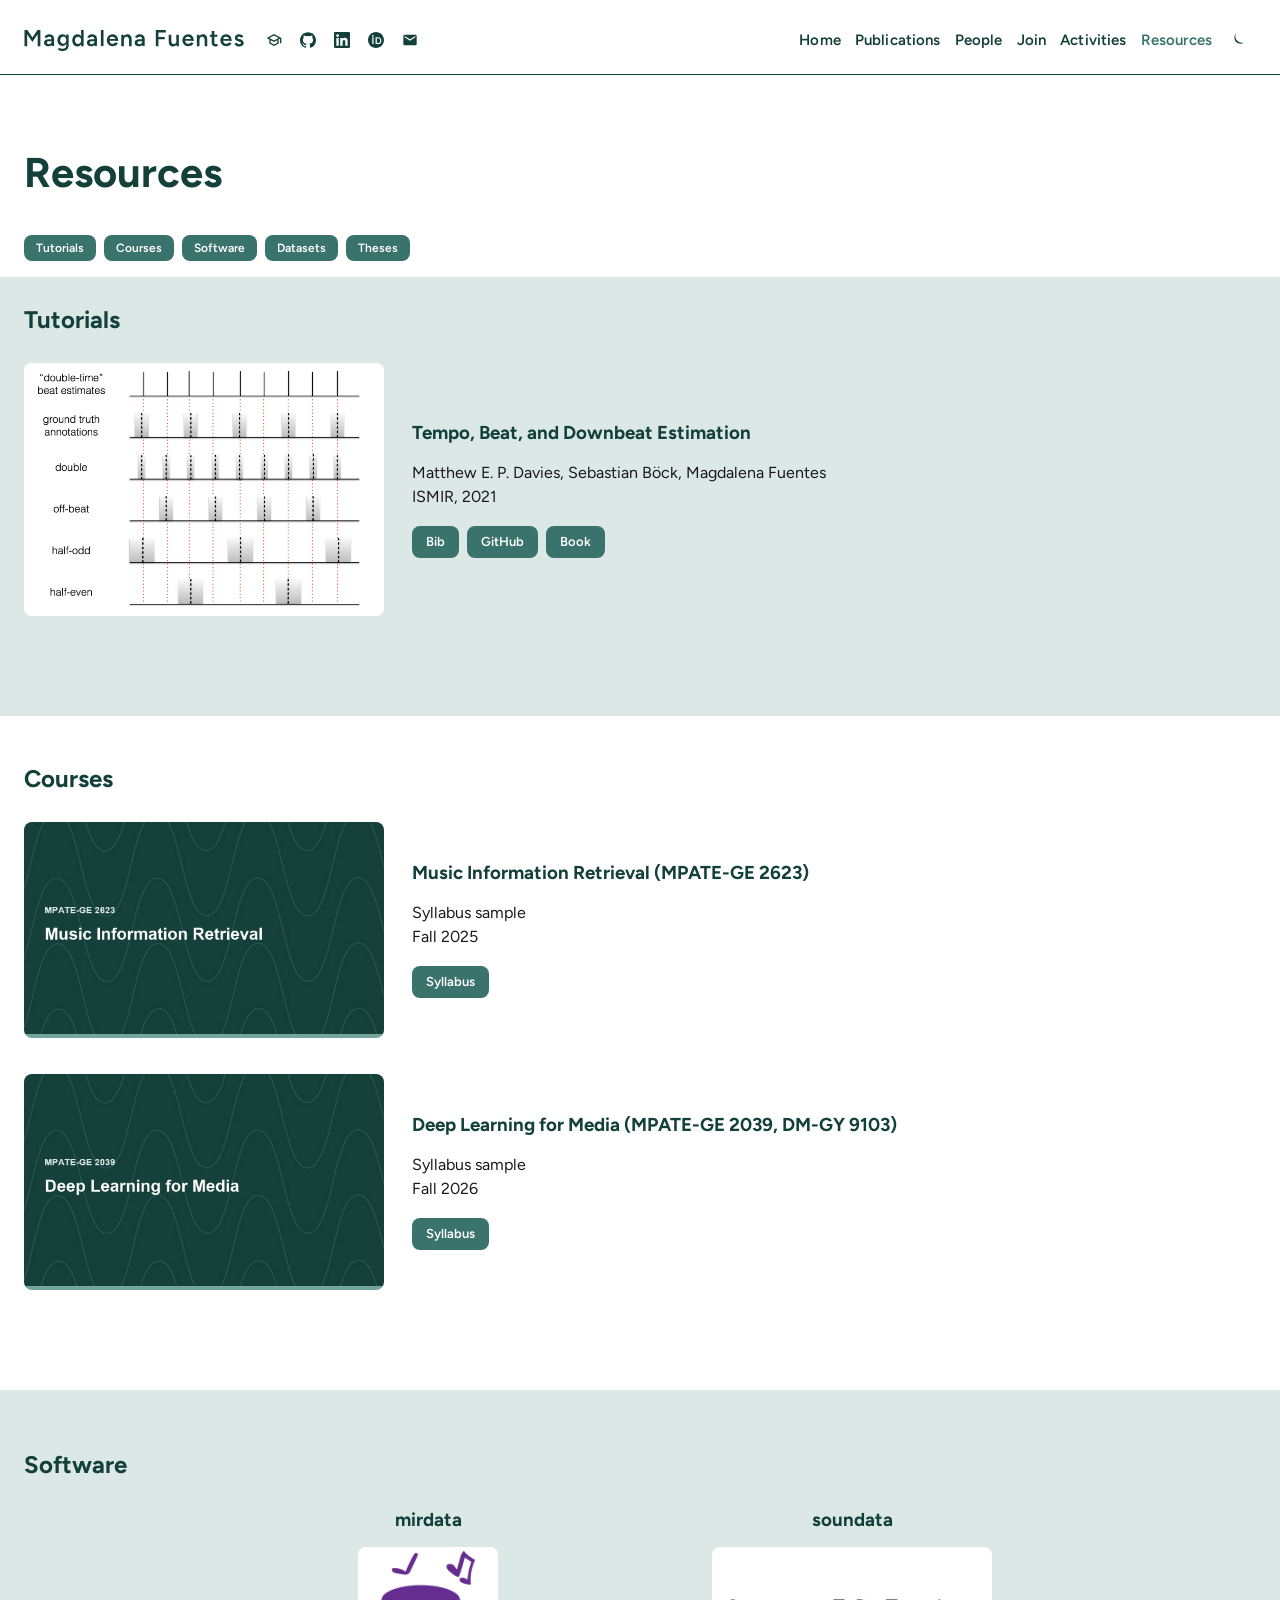
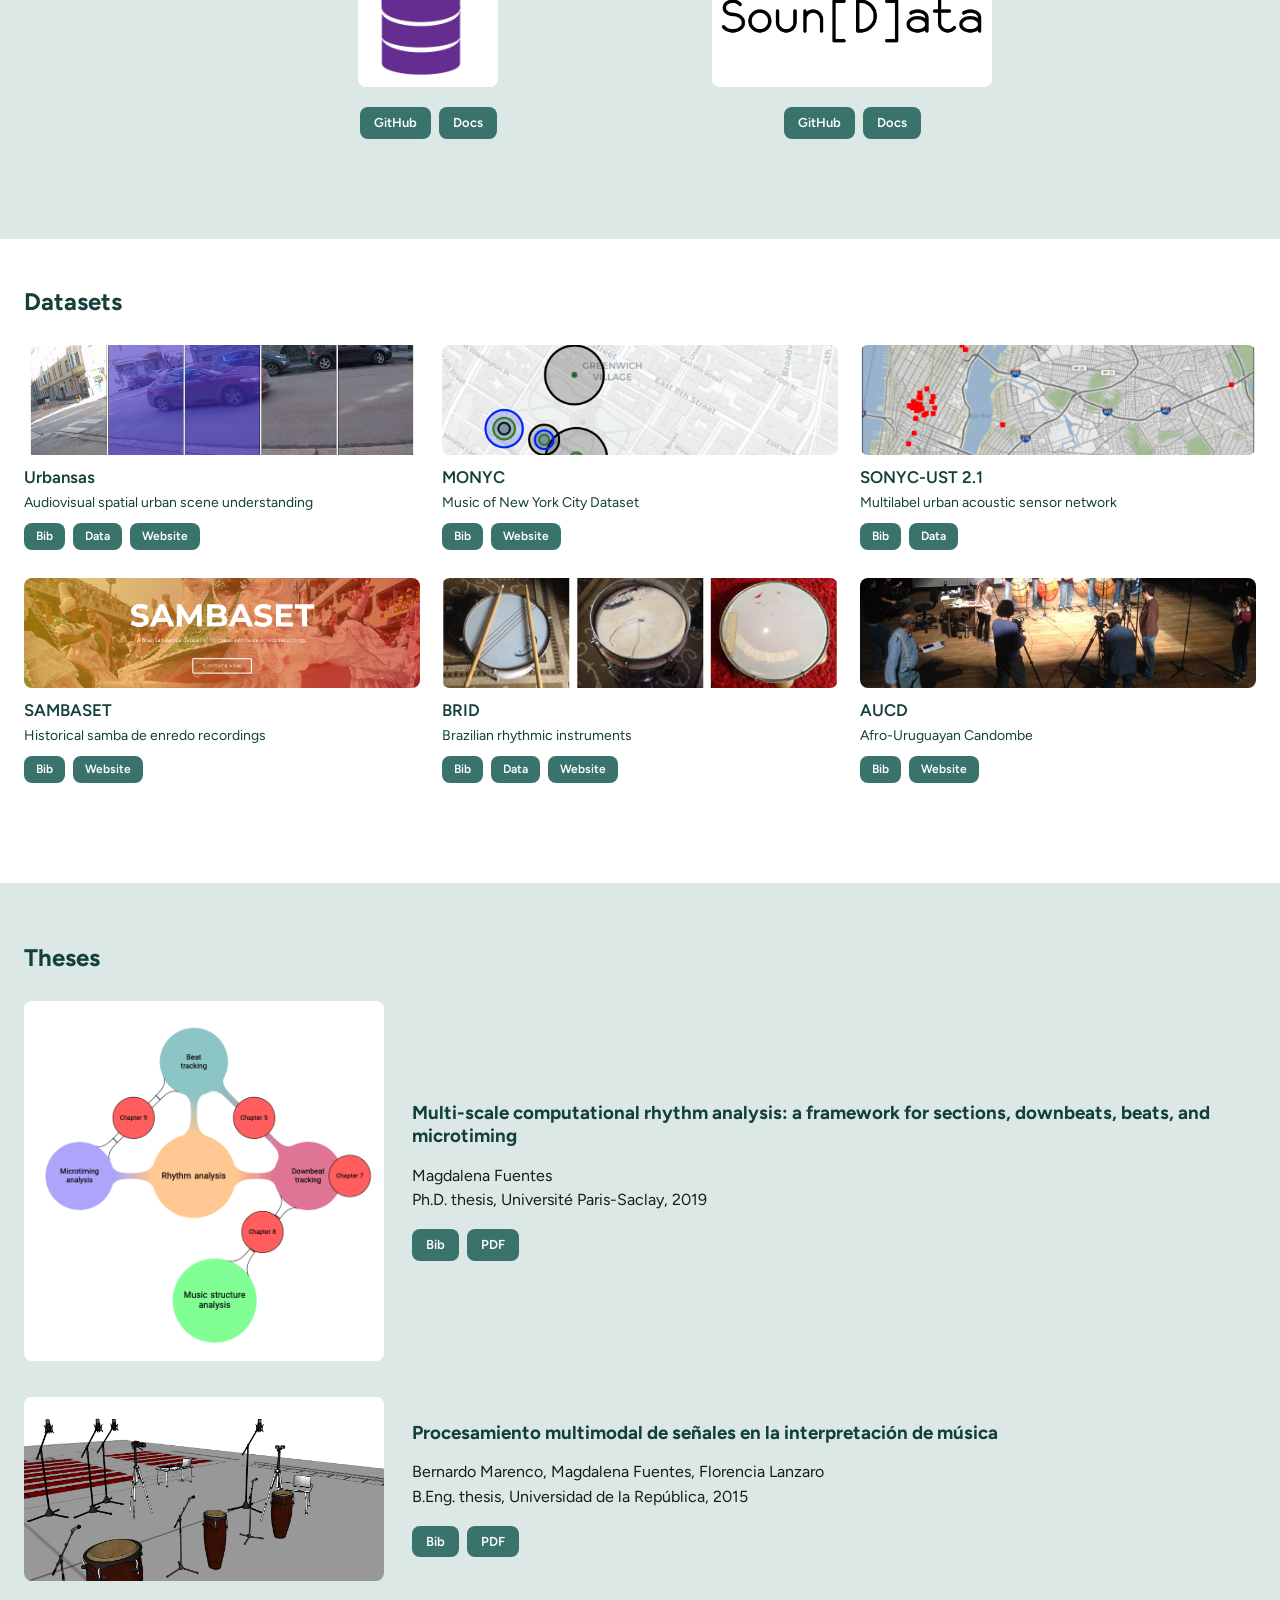
<file: resources/index.html>
<!DOCTYPE html>
<html lang="en">
<head>
  <script>
    try {
      var savedTheme = localStorage.getItem("theme");
      if (savedTheme === "dark" || savedTheme === "light") document.documentElement.setAttribute("data-theme", savedTheme);
    } catch (e) {}
  </script>
  <meta charset="utf-8">
  <meta name="viewport" content="width=device-width, initial-scale=1">
  <title>Resources – Magdalena Fuentes</title>
  <meta name="description" content="Assistant Professor of Music Technology and Integrated Design &amp; Media at New York University. Machine listening, music information retrieval, and multimodal sound analysis.">
  <link rel="icon" href="../assets/images/favicon.png?v=2" type="image/png" sizes="192x192">
  <link rel="icon" href="../assets/images/icon-512.png?v=2" type="image/png" sizes="512x512">
  <link rel="apple-touch-icon" href="../assets/images/apple-touch-icon.png?v=2">
  <link rel="manifest" href="/site.webmanifest">
  <link rel="preconnect" href="https://fonts.googleapis.com">
  <link rel="preconnect" href="https://fonts.gstatic.com" crossorigin>
  <link href="https://fonts.googleapis.com/css2?family=Figtree:ital,wght@0,400;0,600;0,700;1,400;1,600;1,700&display=swap" rel="stylesheet">
  <link rel="stylesheet" href="../assets/css/style.css?v=53">
</head>
<body class="page-resources">
  <div class="mobile-nav" id="mobile-nav">
    <button class="mobile-close" type="button" aria-label="Close menu">&times;</button>
    <ul>
            <li><a href="../"><span>Home</span></a></li>
            <li><a href="../publications/"><span>Publications</span></a></li>
            <li><a href="../people/"><span>People</span></a></li>
            <li><a href="../join/"><span>Join</span></a></li>
            <li><a href="../activities/"><span>Activities</span></a></li>
            <li><a href="../resources/" aria-current="page"><span>Resources</span></a></li>
    </ul>

        <ul class="header-socials" aria-label="Profiles">
          <li><a href="https://scholar.google.com/citations?user=gz7oJAoAAAAJ" target="_blank" rel="noopener" aria-label="Google Scholar" title="Google Scholar"><svg viewBox="0 0 24 24" aria-hidden="true"><path d="M12 3L1 9l4 2.18v6L12 21l7-3.82v-6l2-1.09V17h2V9L12 3zm6.82 6L12 12.72 5.18 9 12 5.28 18.82 9zM17 15.99l-5 2.73-5-2.73v-3.72L12 15l5-2.73v3.72z"/></svg></a></li>
          <li><a href="https://github.com/magdalenafuentes" target="_blank" rel="noopener" aria-label="GitHub" title="GitHub"><svg viewBox="0 0 24 24" aria-hidden="true"><path d="M12 .297c-6.63 0-12 5.373-12 12 0 5.303 3.438 9.8 8.205 11.387.6.113.82-.258.82-.577 0-.285-.01-1.04-.015-2.04-3.338.724-4.042-1.61-4.042-1.61-.546-1.387-1.333-1.757-1.333-1.757-1.09-.745.084-.729.084-.729 1.205.084 1.84 1.236 1.84 1.236 1.07 1.835 2.809 1.305 3.495.998.108-.776.417-1.305.76-1.605-2.665-.3-5.466-1.332-5.466-5.93 0-1.31.465-2.38 1.235-3.22-.135-.303-.54-1.523.105-3.176 0 0 1.005-.322 3.3 1.23.96-.267 1.98-.399 3-.405 1.02.006 2.04.138 3 .405 2.28-1.552 3.285-1.23 3.285-1.23.645 1.653.24 2.873.12 3.176.765.84 1.23 1.91 1.23 3.22 0 4.61-2.805 5.625-5.475 5.92.42.36.81 1.096.81 2.22 0 1.606-.015 2.896-.015 3.286 0 .315.21.69.825.57C20.565 22.092 24 17.592 24 12.297c0-6.627-5.373-12-12-12"/></svg></a></li>
          <li><a href="https://www.linkedin.com/in/mfu3ntes/" target="_blank" rel="noopener" aria-label="LinkedIn" title="LinkedIn"><svg viewBox="0 0 24 24" aria-hidden="true"><path d="M20.447 20.452h-3.554v-5.569c0-1.328-.027-3.037-1.852-3.037-1.853 0-2.136 1.445-2.136 2.939v5.667H9.351V9h3.414v1.561h.046c.477-.9 1.637-1.85 3.37-1.85 3.601 0 4.267 2.37 4.267 5.455v6.286zM5.337 7.433a2.062 2.062 0 01-2.063-2.065 2.064 2.064 0 112.063 2.065zm1.782 13.019H3.555V9h3.564v11.452zM22.225 0H1.771C.792 0 0 .774 0 1.729v20.542C0 23.227.792 24 1.771 24h20.451C23.2 24 24 23.227 24 22.271V1.729C24 .774 23.2 0 22.222 0h.003z"/></svg></a></li>
          <li><a href="https://orcid.org/0000-0003-4506-6639" target="_blank" rel="noopener" aria-label="ORCID" title="ORCID"><svg viewBox="0 0 24 24" aria-hidden="true"><path d="M12 0C5.372 0 0 5.372 0 12s5.372 12 12 12 12-5.372 12-12S18.628 0 12 0zM7.37 4.368c.745 0 1.33.615 1.33 1.358 0 .745-.585 1.353-1.33 1.353-.746 0-1.348-.608-1.348-1.353 0-.743.602-1.358 1.348-1.358zm.955 3.497v10.272H6.418V7.865h1.907zm3.032 0h3.636c3.494 0 5.04 2.184 5.04 5.137 0 3.012-1.81 5.135-5.415 5.135h-3.261V7.865zm1.907 1.69v6.89h1.588c2.294 0 3.41-1.274 3.41-3.409 0-2.18-1.085-3.481-3.341-3.481h-1.657z"/></svg></a></li>
          <li><a href="mailto:mfuentes@nyu.edu" aria-label="Email" title="Email"><svg viewBox="0 0 24 24" aria-hidden="true"><path d="M20 4H4c-1.1 0-2 .9-2 2v12c0 1.1.9 2 2 2h16c1.1 0 2-.9 2-2V6c0-1.1-.9-2-2-2zm0 4l-8 5-8-5V6l8 5 8-5v2z"/></svg></a></li>
        </ul>
    <button class="theme-toggle" type="button" aria-label="Switch to dark theme" title="Switch to dark theme" aria-pressed="false"><svg class="icon-moon" viewBox="0 0 24 24" aria-hidden="true"><path fill="currentColor" d="M21 14.5A8.5 8.5 0 0 1 9.5 3 7 7 0 1 0 21 14.5z"/></svg><svg class="icon-sun" viewBox="0 0 24 24" aria-hidden="true"><path fill="currentColor" d="M12 7a5 5 0 100 10 5 5 0 000-10zM11 1h2v3h-2V1zm0 19h2v3h-2v-3zM3.5 11H.5v2h3v-2zm20 0h-3v2h3v-2zM5.6 4.2L3.5 2.1 2.1 3.5l2.1 2.1 1.4-1.4zm14.8 14.8l-2.1-2.1-1.4 1.4 2.1 2.1 1.4-1.4zM18.4 4.2l1.4 1.4 2.1-2.1-1.4-1.4-2.1 2.1zM4.2 18.4l1.4-1.4-2.1-2.1-1.4 1.4 2.1 2.1z"/></svg></button>
  </div>
  <header class="site-header">
    <div class="container header-inner">
      <div class="header-brand"><a class="logo" href="../">
        <img class="logo-light" src="../assets/images/logo-white.svg" alt="Magdalena Fuentes">
        <img class="logo-dark" src="../assets/images/logo.svg" alt="Magdalena Fuentes">
      </a>
      <ul class="header-socials" aria-label="Profiles">
          <li><a href="https://scholar.google.com/citations?user=gz7oJAoAAAAJ" target="_blank" rel="noopener" aria-label="Google Scholar" title="Google Scholar"><svg viewBox="0 0 24 24" aria-hidden="true"><path d="M12 3L1 9l4 2.18v6L12 21l7-3.82v-6l2-1.09V17h2V9L12 3zm6.82 6L12 12.72 5.18 9 12 5.28 18.82 9zM17 15.99l-5 2.73-5-2.73v-3.72L12 15l5-2.73v3.72z"/></svg></a></li>
          <li><a href="https://github.com/magdalenafuentes" target="_blank" rel="noopener" aria-label="GitHub" title="GitHub"><svg viewBox="0 0 24 24" aria-hidden="true"><path d="M12 .297c-6.63 0-12 5.373-12 12 0 5.303 3.438 9.8 8.205 11.387.6.113.82-.258.82-.577 0-.285-.01-1.04-.015-2.04-3.338.724-4.042-1.61-4.042-1.61-.546-1.387-1.333-1.757-1.333-1.757-1.09-.745.084-.729.084-.729 1.205.084 1.84 1.236 1.84 1.236 1.07 1.835 2.809 1.305 3.495.998.108-.776.417-1.305.76-1.605-2.665-.3-5.466-1.332-5.466-5.93 0-1.31.465-2.38 1.235-3.22-.135-.303-.54-1.523.105-3.176 0 0 1.005-.322 3.3 1.23.96-.267 1.98-.399 3-.405 1.02.006 2.04.138 3 .405 2.28-1.552 3.285-1.23 3.285-1.23.645 1.653.24 2.873.12 3.176.765.84 1.23 1.91 1.23 3.22 0 4.61-2.805 5.625-5.475 5.92.42.36.81 1.096.81 2.22 0 1.606-.015 2.896-.015 3.286 0 .315.21.69.825.57C20.565 22.092 24 17.592 24 12.297c0-6.627-5.373-12-12-12"/></svg></a></li>
          <li><a href="https://www.linkedin.com/in/mfu3ntes/" target="_blank" rel="noopener" aria-label="LinkedIn" title="LinkedIn"><svg viewBox="0 0 24 24" aria-hidden="true"><path d="M20.447 20.452h-3.554v-5.569c0-1.328-.027-3.037-1.852-3.037-1.853 0-2.136 1.445-2.136 2.939v5.667H9.351V9h3.414v1.561h.046c.477-.9 1.637-1.85 3.37-1.85 3.601 0 4.267 2.37 4.267 5.455v6.286zM5.337 7.433a2.062 2.062 0 01-2.063-2.065 2.064 2.064 0 112.063 2.065zm1.782 13.019H3.555V9h3.564v11.452zM22.225 0H1.771C.792 0 0 .774 0 1.729v20.542C0 23.227.792 24 1.771 24h20.451C23.2 24 24 23.227 24 22.271V1.729C24 .774 23.2 0 22.222 0h.003z"/></svg></a></li>
          <li><a href="https://orcid.org/0000-0003-4506-6639" target="_blank" rel="noopener" aria-label="ORCID" title="ORCID"><svg viewBox="0 0 24 24" aria-hidden="true"><path d="M12 0C5.372 0 0 5.372 0 12s5.372 12 12 12 12-5.372 12-12S18.628 0 12 0zM7.37 4.368c.745 0 1.33.615 1.33 1.358 0 .745-.585 1.353-1.33 1.353-.746 0-1.348-.608-1.348-1.353 0-.743.602-1.358 1.348-1.358zm.955 3.497v10.272H6.418V7.865h1.907zm3.032 0h3.636c3.494 0 5.04 2.184 5.04 5.137 0 3.012-1.81 5.135-5.415 5.135h-3.261V7.865zm1.907 1.69v6.89h1.588c2.294 0 3.41-1.274 3.41-3.409 0-2.18-1.085-3.481-3.341-3.481h-1.657z"/></svg></a></li>
          <li><a href="mailto:mfuentes@nyu.edu" aria-label="Email" title="Email"><svg viewBox="0 0 24 24" aria-hidden="true"><path d="M20 4H4c-1.1 0-2 .9-2 2v12c0 1.1.9 2 2 2h16c1.1 0 2-.9 2-2V6c0-1.1-.9-2-2-2zm0 4l-8 5-8-5V6l8 5 8-5v2z"/></svg></a></li>
        </ul>
      </div>
      <div class="header-tools">
      <nav class="desktop-nav" aria-label="Primary">
        <ul class="nav-list">
            <li><a href="../"><span>Home</span></a></li>
            <li><a href="../publications/"><span>Publications</span></a></li>
            <li><a href="../people/"><span>People</span></a></li>
            <li><a href="../join/"><span>Join</span></a></li>
            <li><a href="../activities/"><span>Activities</span></a></li>
            <li><a href="../resources/" aria-current="page"><span>Resources</span></a></li>
        </ul>
      </nav>
      <button class="theme-toggle" type="button" aria-label="Switch to dark theme" title="Switch to dark theme" aria-pressed="false"><svg class="icon-moon" viewBox="0 0 24 24" aria-hidden="true"><path fill="currentColor" d="M21 14.5A8.5 8.5 0 0 1 9.5 3 7 7 0 1 0 21 14.5z"/></svg><svg class="icon-sun" viewBox="0 0 24 24" aria-hidden="true"><path fill="currentColor" d="M12 7a5 5 0 100 10 5 5 0 000-10zM11 1h2v3h-2V1zm0 19h2v3h-2v-3zM3.5 11H.5v2h3v-2zm20 0h-3v2h3v-2zM5.6 4.2L3.5 2.1 2.1 3.5l2.1 2.1 1.4-1.4zm14.8 14.8l-2.1-2.1-1.4 1.4 2.1 2.1 1.4-1.4zM18.4 4.2l1.4 1.4 2.1-2.1-1.4-1.4-2.1 2.1zM4.2 18.4l1.4-1.4-2.1-2.1-1.4 1.4 2.1 2.1z"/></svg></button>
      <button class="menu-toggle" type="button" aria-label="Open menu"><span></span></button>
      </div>
    </div>
  </header>
  
  <main>
    <section class="page-main" style="padding-bottom:16px">
      <div class="container">
        <h1 class="page-title reveal">Resources</h1>
        <nav class="join-jumps reveal" aria-label="On this page">
          <a class="btn btn-sm" href="#tutorials">Tutorials</a>
          <a class="btn btn-sm" href="#courses">Courses</a>
          <a class="btn btn-sm" href="#software">Software</a>
          <a class="btn btn-sm" href="#datasets">Datasets</a>
          <a class="btn btn-sm" href="#theses">Theses</a>
        </nav>
      </div>
    </section>
    <section class="section-mint" id="tutorials">
      <div class="container">
        <h2 class="reveal">Tutorials</h2>
        <article class="media-row reveal">
          <img src="../assets/images/resources/tutorial-beat-downbeat.png" alt="Double-time beat estimates compared with ground-truth annotations">
          <div>
            <h3>Tempo, Beat, and Downbeat Estimation</h3>
            <p>Matthew E. P. Davies, Sebastian Böck, Magdalena Fuentes<br>ISMIR, 2021</p>
            <div class="btn-row">
              <button class="btn bib-toggle" type="button" aria-expanded="false">Bib</button>
              <a class="btn" href="https://github.com/TempoBeatDownbeat/tutorial" target="_blank" rel="noopener">GitHub</a>
              <a class="btn" href="https://tempobeatdownbeat.github.io/tutorial/intro.html" target="_blank" rel="noopener">Book</a>
            </div>
            <div class="bibtex"><button class="btn btn-xs copy-bib" type="button" aria-label="Copy"><svg class="copy-icon" viewBox="0 0 24 24" aria-hidden="true" focusable="false"><rect x="9" y="9" width="13" height="13" rx="2"/><path d="M5 15H4a2 2 0 0 1-2-2V4a2 2 0 0 1 2-2h9a2 2 0 0 1 2 2v1"/></svg><svg class="copy-check" viewBox="0 0 24 24" aria-hidden="true" focusable="false"><path d="M20 6 9 17l-5-5"/></svg></button><pre>@misc{davies2021tempo,
  title = {Tempo, Beat, and Downbeat Estimation},
  author = {Davies, Matthew E. P. and Böck, Sebastian and Fuentes, Magdalena},
  year = {2021},
  howpublished = {Tutorial, International Society for Music Information Retrieval Conference (ISMIR)},
  url = {https://tempobeatdownbeat.github.io/tutorial/intro.html},
}</pre></div>
          </div>
        </article>
      </div>
    </section>
    <section class="page-main" id="courses">
      <div class="container">
        <h2 class="reveal">Courses</h2>
        <article class="media-row reveal">
          <img src="../assets/images/resources/course-mir.png" alt="Music Information Retrieval">
          <div>
            <h3><a href="../teaching/music-information-retrieval/">Music Information Retrieval (MPATE-GE 2623)</a></h3>
            <p>Syllabus sample<br>Fall 2025</p>
            <a class="btn" href="../teaching/music-information-retrieval/">Syllabus</a>
          </div>
        </article>
        <article class="media-row reveal">
          <img src="../assets/images/resources/course-dl.png" alt="Deep Learning for Media">
          <div>
            <h3><a href="../teaching/deep-learning-for-media/">Deep Learning for Media (MPATE-GE 2039, DM-GY 9103)</a></h3>
            <p>Syllabus sample<br>Fall 2026</p>
            <a class="btn" href="../teaching/deep-learning-for-media/">Syllabus</a>
          </div>
        </article>
      </div>
    </section>
    <section class="section-mint" id="software">
      <div class="container">
        <h2 class="reveal">Software</h2>
        <div class="software-grid">
          <article class="software-card reveal">
            <h3>mirdata</h3>
            <img src="../assets/images/resources/mirdata.png" alt="mirdata logo">
            <div class="btn-row">
              <a class="btn" href="https://github.com/mir-dataset-loaders/mirdata/tree/master" target="_blank" rel="noopener">GitHub</a>
              <a class="btn" href="https://mirdata.readthedocs.io/en/stable/" target="_blank" rel="noopener">Docs</a>
            </div>
          </article>
          <article class="software-card reveal">
            <h3>soundata</h3>
            <img src="../assets/images/resources/soundata.png" alt="soundata logo">
            <div class="btn-row">
              <a class="btn" href="https://github.com/soundata/soundata" target="_blank" rel="noopener">GitHub</a>
              <a class="btn" href="https://soundata.readthedocs.io/en/latest/" target="_blank" rel="noopener">Docs</a>
            </div>
          </article>
        </div>
      </div>
    </section>
    <section class="page-main" id="datasets">
      <div class="container">
        <h2 class="reveal">Datasets</h2>
        <div class="dataset-grid">
          <article class="dataset-card reveal">
            <img src="../assets/images/resources/urbansas.png" alt="Urbansas street scenes with moving vehicles">
            <h3>Urbansas</h3>
            <p>Audiovisual spatial urban scene understanding</p>
            <div class="btn-row">
              <button class="btn bib-toggle" type="button" aria-expanded="false">Bib</button>
              <a class="btn" href="https://zenodo.org/records/6658386" target="_blank" rel="noopener">Data</a>
              <a class="btn" href="https://beasteers.github.io/urbansas-website/#why" target="_blank" rel="noopener">Website</a>
            </div>
            <div class="bibtex"><button class="btn btn-xs copy-bib" type="button" aria-label="Copy"><svg class="copy-icon" viewBox="0 0 24 24" aria-hidden="true" focusable="false"><rect x="9" y="9" width="13" height="13" rx="2"/><path d="M5 15H4a2 2 0 0 1-2-2V4a2 2 0 0 1 2-2h9a2 2 0 0 1 2 2v1"/></svg><svg class="copy-check" viewBox="0 0 24 24" aria-hidden="true" focusable="false"><path d="M20 6 9 17l-5-5"/></svg></button><pre>@inproceedings{fuentes2022urban,
  title = {Urban Sound &amp; Sight: Dataset And Benchmark For Audio-Visual Urban Scene Understanding},
  author = {Fuentes*, Magdalena and Steers*, Bea and Zinemanas, Pablo and Rocamora, Martín and Bondi, Luca and Wilkins, Julia and Shi, Qianyi and Hou, Yao and Das, Samarjit and Serra, Xavier and Bello, Juan P.},
  year = {2022},
  booktitle = {IEEE International Conference on Acoustics, Speech and Signal Processing (ICASSP)},
  doi = {10.1109/ICASSP43922.2022.9747644},
  url = {https://beasteers.github.io/urbansas-website/},
}</pre></div>
          </article>
          <article class="dataset-card reveal">
            <img src="../assets/images/resources/monyc.png" alt="Map of MONYC sensor locations in New York City">
            <h3>MONYC</h3>
            <p>Music of New York City Dataset</p>
            <div class="btn-row">
              <button class="btn bib-toggle" type="button" aria-expanded="false">Bib</button>
              <a class="btn" href="https://magdalenafuentes.github.io/monyc/" target="_blank" rel="noopener">Website</a>
            </div>
            <div class="bibtex"><button class="btn btn-xs copy-bib" type="button" aria-label="Copy"><svg class="copy-icon" viewBox="0 0 24 24" aria-hidden="true" focusable="false"><rect x="9" y="9" width="13" height="13" rx="2"/><path d="M5 15H4a2 2 0 0 1-2-2V4a2 2 0 0 1 2-2h9a2 2 0 0 1 2 2v1"/></svg><svg class="copy-check" viewBox="0 0 24 24" aria-hidden="true" focusable="false"><path d="M20 6 9 17l-5-5"/></svg></button><pre>@inproceedings{fuentes2021monyc,
  title = {MONYC: Music of New York City Dataset},
  author = {Fuentes, Magdalena and Zhao, Danielle and Lostanlen, Vincent and Cartwright, Mark and Mydlarz, Charlie and Bello, Juan P.},
  year = {2021},
  booktitle = {Detection and Classification of Acoustic Scenes and Events (DCASE)},
  url = {https://dcase.community/documents/workshop2021/proceedings/DCASE2021Workshop_Fuentes_62.pdf},
}</pre></div>
          </article>
          <article class="dataset-card reveal">
            <img src="../assets/images/resources/sonyc-ust.png" alt="SONYC-UST sensor locations across New York City">
            <h3>SONYC-UST 2.1</h3>
            <p>Multilabel urban acoustic sensor network</p>
            <div class="btn-row">
              <button class="btn bib-toggle" type="button" aria-expanded="false">Bib</button>
              <a class="btn" href="https://zenodo.org/records/3693077" target="_blank" rel="noopener">Data</a>
            </div>
            <div class="bibtex"><button class="btn btn-xs copy-bib" type="button" aria-label="Copy"><svg class="copy-icon" viewBox="0 0 24 24" aria-hidden="true" focusable="false"><rect x="9" y="9" width="13" height="13" rx="2"/><path d="M5 15H4a2 2 0 0 1-2-2V4a2 2 0 0 1 2-2h9a2 2 0 0 1 2 2v1"/></svg><svg class="copy-check" viewBox="0 0 24 24" aria-hidden="true" focusable="false"><path d="M20 6 9 17l-5-5"/></svg></button><pre>@dataset{cartwright2020sonycust,
  title = {SONYC Urban Sound Tagging (SONYC-UST): a multilabel dataset from an urban acoustic sensor network},
  author = {Cartwright, Mark and Cramer, Jason and Mendez Mendez, Ana Elisa and Wang, Yu and Wu, Ho-Hsiang and Lostanlen, Vincent and Fuentes, Magdalena and Dove, Graham and Mydlarz, Charlie and Salamon, Justin and Nov, Oded and Bello, Juan Pablo},
  year = {2020},
  version = {2.1},
  publisher = {Zenodo},
  doi = {10.5281/zenodo.3693077},
  url = {https://zenodo.org/records/3693077},
}</pre></div>
          </article>
          <article class="dataset-card reveal">
            <img src="../assets/images/resources/sambaset.png" alt="SAMBASET website">
            <h3>SAMBASET</h3>
            <p>Historical samba de enredo recordings</p>
            <div class="btn-row">
              <button class="btn bib-toggle" type="button" aria-expanded="false">Bib</button>
              <a class="btn" href="https://www02.smt.ufrj.br/~starel/sambaset/" target="_blank" rel="noopener">Website</a>
            </div>
            <div class="bibtex"><button class="btn btn-xs copy-bib" type="button" aria-label="Copy"><svg class="copy-icon" viewBox="0 0 24 24" aria-hidden="true" focusable="false"><rect x="9" y="9" width="13" height="13" rx="2"/><path d="M5 15H4a2 2 0 0 1-2-2V4a2 2 0 0 1 2-2h9a2 2 0 0 1 2 2v1"/></svg><svg class="copy-check" viewBox="0 0 24 24" aria-hidden="true" focusable="false"><path d="M20 6 9 17l-5-5"/></svg></button><pre>@inproceedings{maia2019sambaset,
  title = {SAMBASET: A Dataset of Historical Samba de Enredo Recordings for Computational Music Analysis},
  author = {Maia, Lucas S. and Fuentes, Magdalena and Biscainho, Luiz W.P. and Rocamora, Martín and Essid, Slim},
  year = {2019},
  booktitle = {International Society for Music Information Retrieval Conference (ISMIR)},
  url = {https://archives.ismir.net/ismir2019/paper/000076.pdf},
}</pre></div>
          </article>
          <article class="dataset-card reveal">
            <img src="../assets/images/resources/brid.png" alt="Brazilian rhythmic instruments in BRID">
            <h3>BRID</h3>
            <p>Brazilian rhythmic instruments</p>
            <div class="btn-row">
              <button class="btn bib-toggle" type="button" aria-expanded="false">Bib</button>
              <a class="btn" href="https://zenodo.org/records/14051323" target="_blank" rel="noopener">Data</a>
              <a class="btn" href="https://www02.smt.ufrj.br/~starel/datasets/brid.html" target="_blank" rel="noopener">Website</a>
            </div>
            <div class="bibtex"><button class="btn btn-xs copy-bib" type="button" aria-label="Copy"><svg class="copy-icon" viewBox="0 0 24 24" aria-hidden="true" focusable="false"><rect x="9" y="9" width="13" height="13" rx="2"/><path d="M5 15H4a2 2 0 0 1-2-2V4a2 2 0 0 1 2-2h9a2 2 0 0 1 2 2v1"/></svg><svg class="copy-check" viewBox="0 0 24 24" aria-hidden="true" focusable="false"><path d="M20 6 9 17l-5-5"/></svg></button><pre>@inproceedings{maia2018a,
  title = {A Novel Dataset of Brazilian Rhythmic Instruments and Some Experiments in Computational Rhythm Analysis},
  author = {Maia, Lucas S. and Donadio, Pedro and Fuentes, Magdalena and Rocamora, Martín and Biscainho, Luiz W.P. and Da Costa, Mauricio V. M. and Cohen, Sara},
  year = {2018},
  booktitle = {AES Latin American Conference},
  url = {https://magdalenafuentes.github.io/publications/2018_AES_brid.pdf},
}</pre></div>
          </article>
          <article class="dataset-card reveal">
            <img src="../assets/images/resources/aucd.png" alt="Candombe recording session for the AUCD dataset">
            <h3>AUCD</h3>
            <p>Afro-Uruguayan Candombe</p>
            <div class="btn-row">
              <button class="btn bib-toggle" type="button" aria-expanded="false">Bib</button>
              <a class="btn" href="https://www02.smt.ufrj.br/~starel/datasets/aucd.html" target="_blank" rel="noopener">Website</a>
            </div>
            <div class="bibtex"><button class="btn btn-xs copy-bib" type="button" aria-label="Copy"><svg class="copy-icon" viewBox="0 0 24 24" aria-hidden="true" focusable="false"><rect x="9" y="9" width="13" height="13" rx="2"/><path d="M5 15H4a2 2 0 0 1-2-2V4a2 2 0 0 1 2-2h9a2 2 0 0 1 2 2v1"/></svg><svg class="copy-check" viewBox="0 0 24 24" aria-hidden="true" focusable="false"><path d="M20 6 9 17l-5-5"/></svg></button><pre>@inproceedings{rocamora2015an,
  title = {An Audio-Visual Database of Candombe Performances for Computational Musicological Studies},
  author = {Rocamora, Martín and Jure, Luis and Marenco, Bernardo and Fuentes, Magdalena and Lanzaro, Florencia and Gómez, Álvaro},
  year = {2015},
  booktitle = {International Congress on Science and Music Technology (CICTeM)},
  url = {https://www.eumus.edu.uy/docentes/jure/publicaciones/2015_Candombe.Database_CICTeM.pdf},
}</pre></div>
          </article>
        </div>
      </div>
    </section>
    <section class="section-mint" id="theses">
      <div class="container">
        <h2 class="reveal">Theses</h2>
        <article class="media-row media-row-map reveal">
          <img src="../assets/images/resources/thesis-phd.png" alt="Figure 1.1 from the PhD thesis: multi-scale rhythm analysis across sections, downbeats, beats, and microtiming">
          <div>
            <h3>Multi-scale computational rhythm analysis: a framework for sections, downbeats, beats, and microtiming</h3>
            <p>Magdalena Fuentes<br>Ph.D. thesis, Université Paris-Saclay, 2019</p>
            <div class="btn-row">
              <button class="btn bib-toggle" type="button" aria-expanded="false">Bib</button>
              <a class="btn" href="https://theses.hal.science/tel-02613433" target="_blank" rel="noopener">PDF</a>
            </div>
            <div class="bibtex"><button class="btn btn-xs copy-bib" type="button" aria-label="Copy"><svg class="copy-icon" viewBox="0 0 24 24" aria-hidden="true" focusable="false"><rect x="9" y="9" width="13" height="13" rx="2"/><path d="M5 15H4a2 2 0 0 1-2-2V4a2 2 0 0 1 2-2h9a2 2 0 0 1 2 2v1"/></svg><svg class="copy-check" viewBox="0 0 24 24" aria-hidden="true" focusable="false"><path d="M20 6 9 17l-5-5"/></svg></button><pre>@phdthesis{fuentes2019multiscale,
  title = {Multi-scale computational rhythm analysis: a framework for sections, downbeats, beats, and microtiming},
  author = {Fuentes, Magdalena},
  year = {2019},
  school = {Université Paris-Saclay},
  url = {https://theses.hal.science/tel-02613433},
}</pre></div>
          </div>
        </article>
        <article class="media-row reveal">
          <img src="../assets/images/resources/thesis-undergrad.png" alt="Multimodal recording setup with drums, microphones, and cameras">
          <div>
            <h3>Procesamiento multimodal de señales en la interpretación de música</h3>
            <p>Bernardo Marenco, Magdalena Fuentes, Florencia Lanzaro<br>B.Eng. thesis, Universidad de la República, 2015</p>
            <div class="btn-row">
              <button class="btn bib-toggle" type="button" aria-expanded="false">Bib</button>
              <a class="btn" href="https://www.colibri.udelar.edu.uy/server/api/core/bitstreams/c071e265-ce53-4684-b73a-14cb9de1e6a4/content" target="_blank" rel="noopener">PDF</a>
            </div>
            <div class="bibtex"><button class="btn btn-xs copy-bib" type="button" aria-label="Copy"><svg class="copy-icon" viewBox="0 0 24 24" aria-hidden="true" focusable="false"><rect x="9" y="9" width="13" height="13" rx="2"/><path d="M5 15H4a2 2 0 0 1-2-2V4a2 2 0 0 1 2-2h9a2 2 0 0 1 2 2v1"/></svg><svg class="copy-check" viewBox="0 0 24 24" aria-hidden="true" focusable="false"><path d="M20 6 9 17l-5-5"/></svg></button><pre>@mastersthesis{marenco2015procesamiento,
  title = {Procesamiento multimodal de señales en la interpretación de música},
  author = {Marenco, Bernardo and Fuentes, Magdalena and Lanzaro, Florencia},
  year = {2015},
  school = {Universidad de la República},
  type = {B.Eng. thesis},
  url = {https://www.colibri.udelar.edu.uy/server/api/core/bitstreams/c071e265-ce53-4684-b73a-14cb9de1e6a4/content},
}</pre></div>
          </div>
        </article>
      </div>
    </section>
  </main>


  <script src="../assets/js/main.js?v=4"></script>
</body>
</html>
</file>
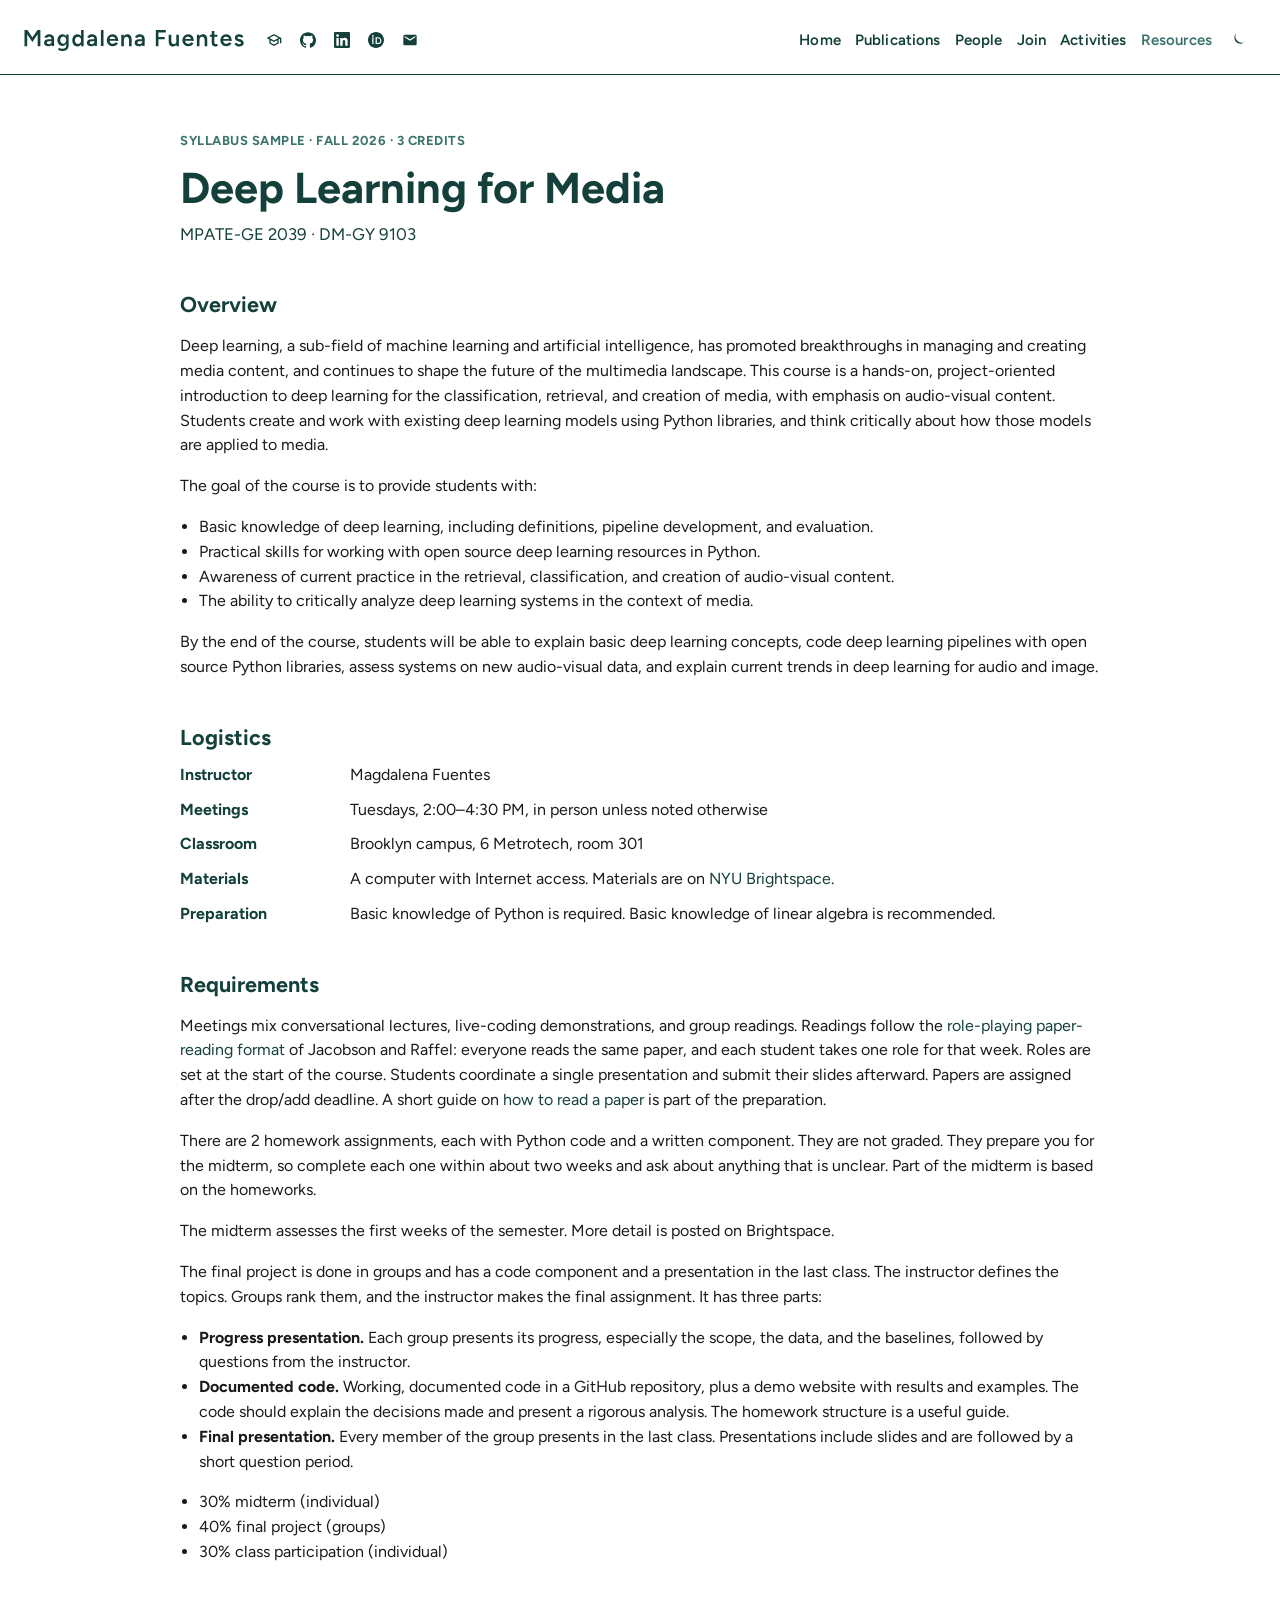
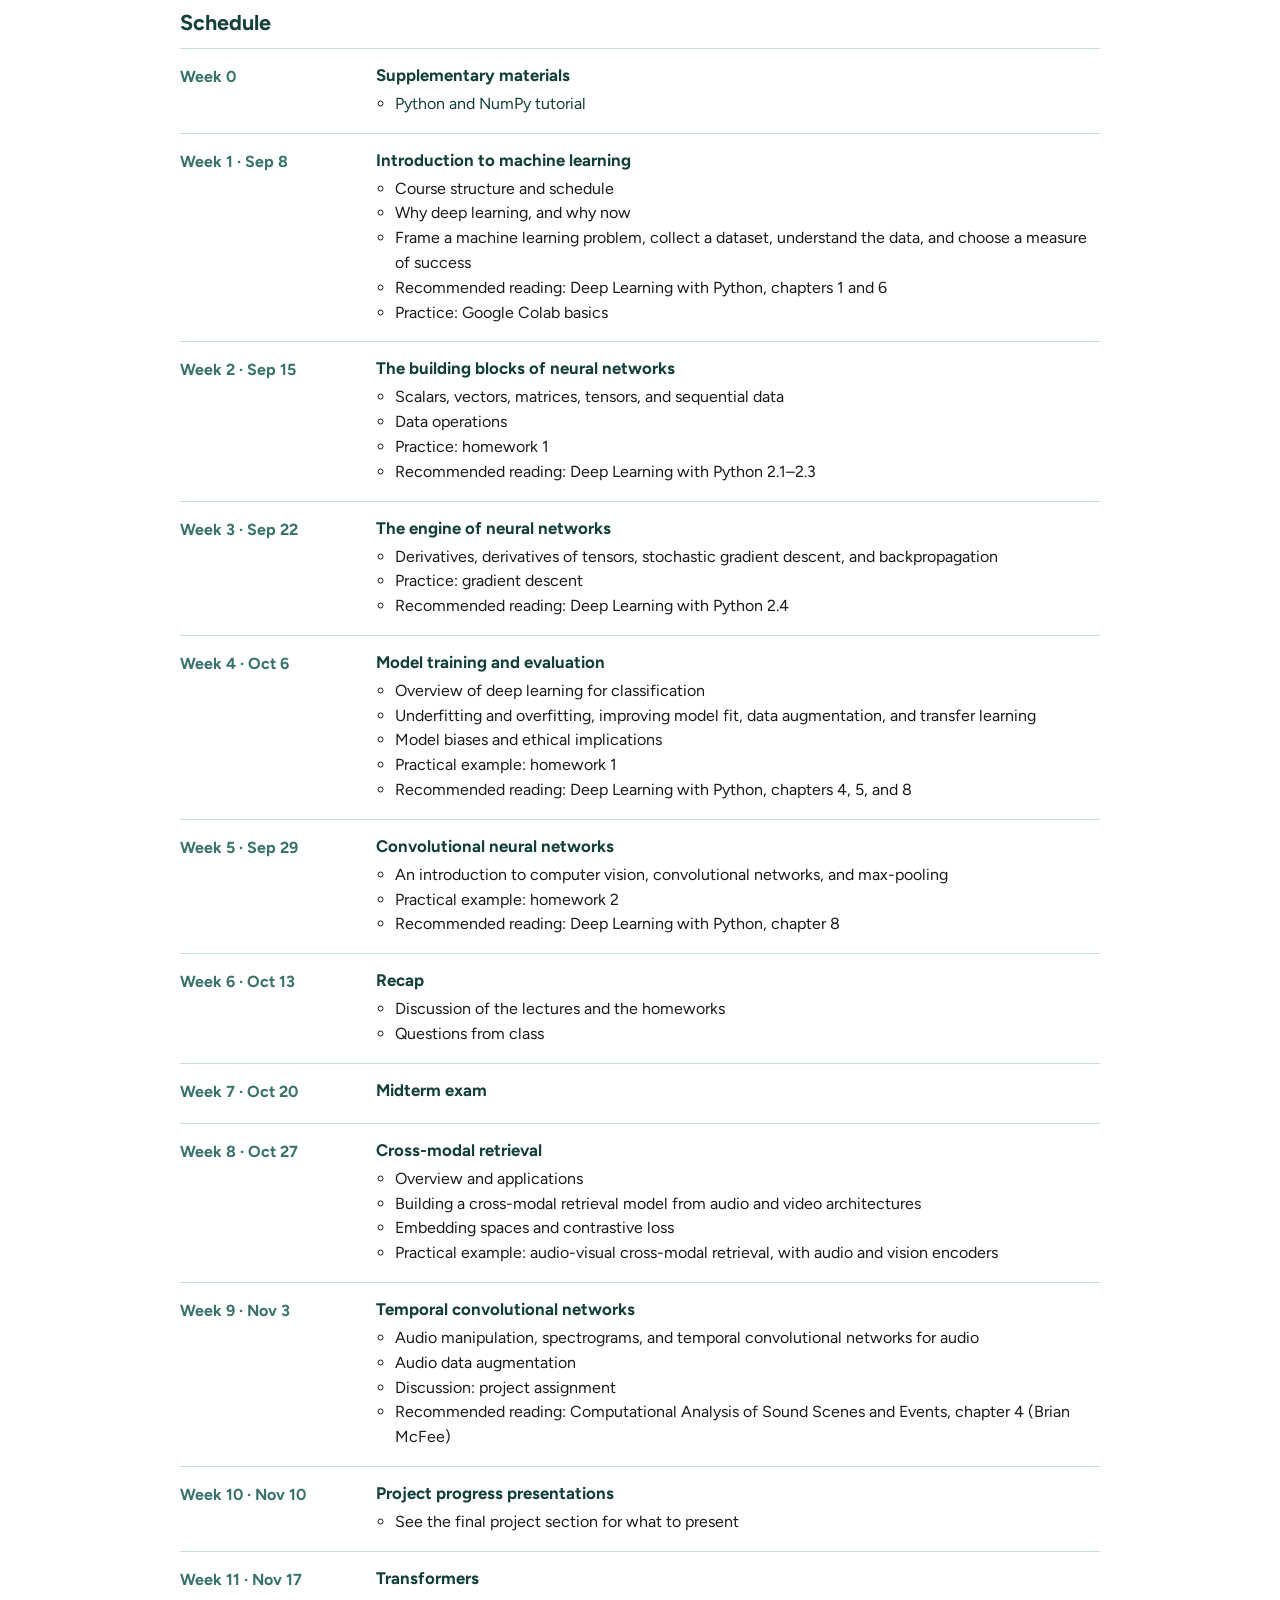
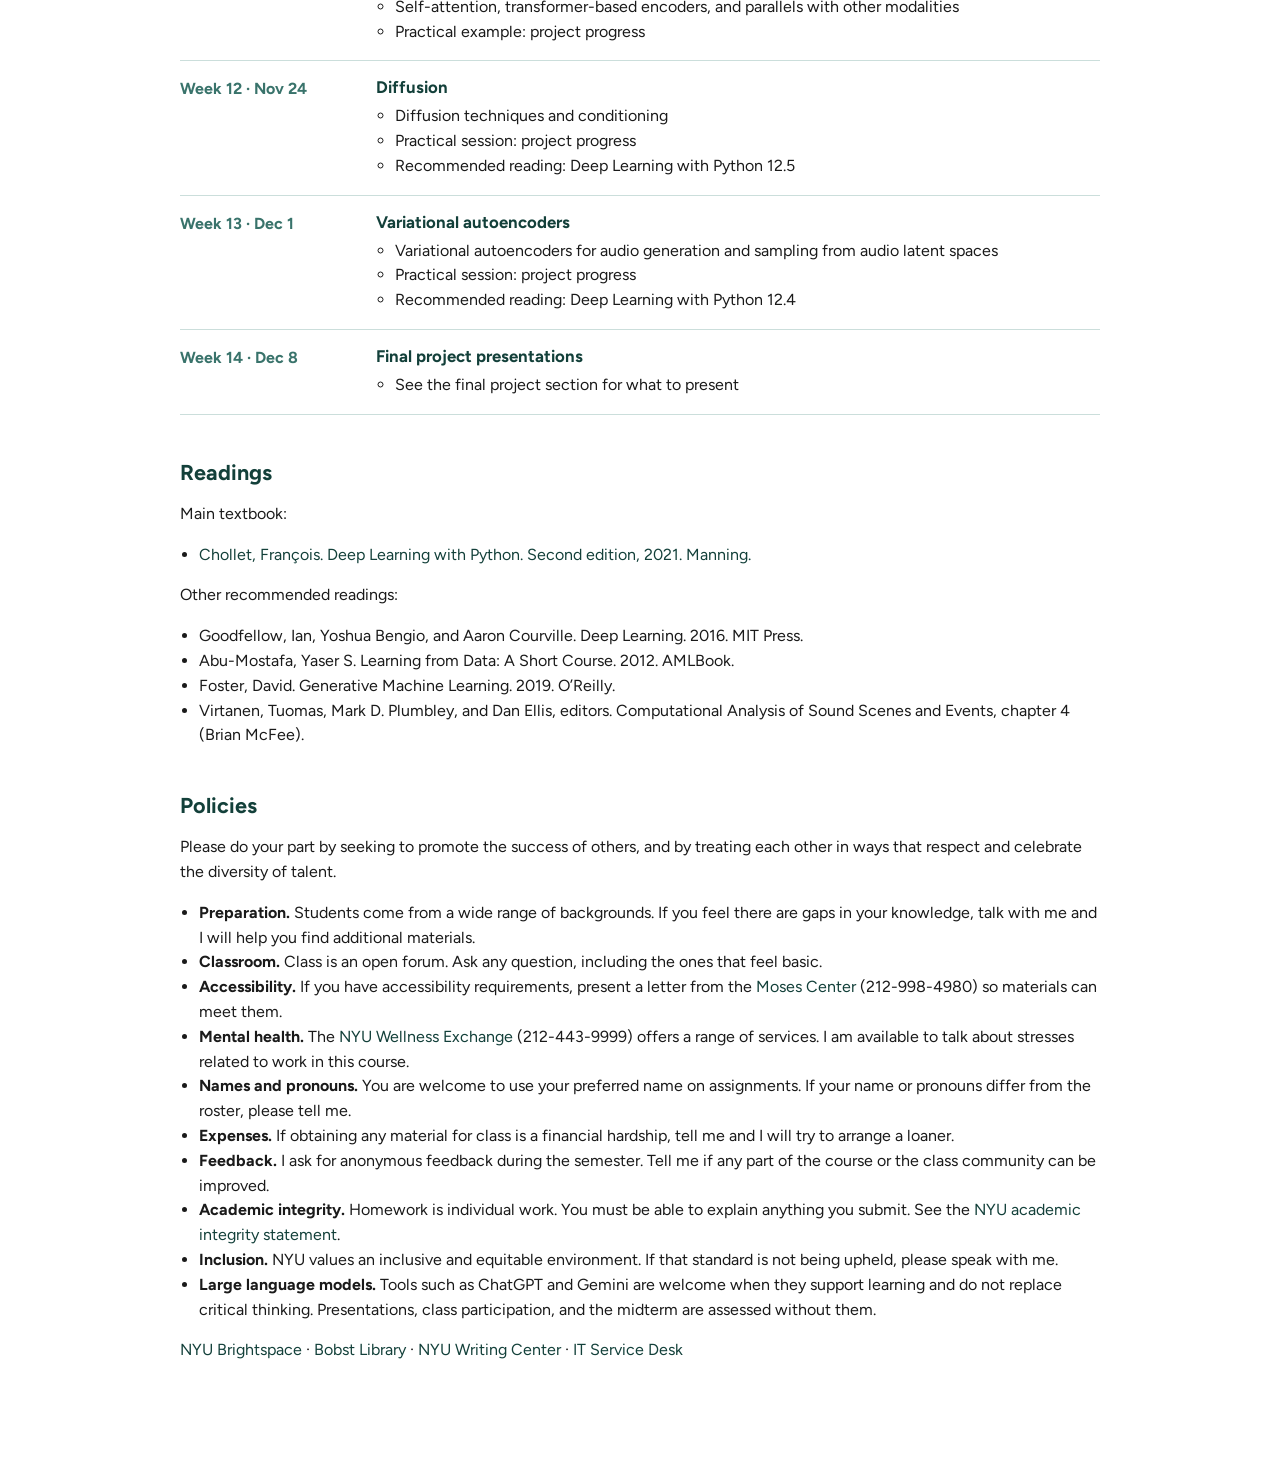
<file: teaching/deep-learning-for-media/index.html>
<!DOCTYPE html>
<html lang="en">
<head>
  <script>
    try {
      var savedTheme = localStorage.getItem("theme");
      if (savedTheme === "dark" || savedTheme === "light") document.documentElement.setAttribute("data-theme", savedTheme);
    } catch (e) {}
  </script>
  <meta charset="utf-8">
  <meta name="viewport" content="width=device-width, initial-scale=1">
  <title>Deep Learning for Media – Magdalena Fuentes</title>
  <meta name="description" content="Assistant Professor of Music Technology and Integrated Design &amp; Media at New York University. Machine listening, music information retrieval, and multimodal sound analysis.">
  <link rel="icon" href="../../assets/images/favicon.png?v=2" type="image/png" sizes="192x192">
  <link rel="icon" href="../../assets/images/icon-512.png?v=2" type="image/png" sizes="512x512">
  <link rel="apple-touch-icon" href="../../assets/images/apple-touch-icon.png?v=2">
  <link rel="manifest" href="/site.webmanifest">
  <link rel="preconnect" href="https://fonts.googleapis.com">
  <link rel="preconnect" href="https://fonts.gstatic.com" crossorigin>
  <link href="https://fonts.googleapis.com/css2?family=Figtree:ital,wght@0,400;0,600;0,700;1,400;1,600;1,700&display=swap" rel="stylesheet">
  <link rel="stylesheet" href="../../assets/css/style.css?v=52">
</head>
<body class="page-course">
  <div class="mobile-nav" id="mobile-nav">
    <button class="mobile-close" type="button" aria-label="Close menu">&times;</button>
    <ul>
            <li><a href="../../"><span>Home</span></a></li>
            <li><a href="../../publications/"><span>Publications</span></a></li>
            <li><a href="../../people/"><span>People</span></a></li>
            <li><a href="../../join/"><span>Join</span></a></li>
            <li><a href="../../activities/"><span>Activities</span></a></li>
            <li><a href="../../resources/" aria-current="page"><span>Resources</span></a></li>
    </ul>

        <ul class="header-socials" aria-label="Profiles">
          <li><a href="https://scholar.google.com/citations?user=gz7oJAoAAAAJ" target="_blank" rel="noopener" aria-label="Google Scholar" title="Google Scholar"><svg viewBox="0 0 24 24" aria-hidden="true"><path d="M12 3L1 9l4 2.18v6L12 21l7-3.82v-6l2-1.09V17h2V9L12 3zm6.82 6L12 12.72 5.18 9 12 5.28 18.82 9zM17 15.99l-5 2.73-5-2.73v-3.72L12 15l5-2.73v3.72z"/></svg></a></li>
          <li><a href="https://github.com/magdalenafuentes" target="_blank" rel="noopener" aria-label="GitHub" title="GitHub"><svg viewBox="0 0 24 24" aria-hidden="true"><path d="M12 .297c-6.63 0-12 5.373-12 12 0 5.303 3.438 9.8 8.205 11.387.6.113.82-.258.82-.577 0-.285-.01-1.04-.015-2.04-3.338.724-4.042-1.61-4.042-1.61-.546-1.387-1.333-1.757-1.333-1.757-1.09-.745.084-.729.084-.729 1.205.084 1.84 1.236 1.84 1.236 1.07 1.835 2.809 1.305 3.495.998.108-.776.417-1.305.76-1.605-2.665-.3-5.466-1.332-5.466-5.93 0-1.31.465-2.38 1.235-3.22-.135-.303-.54-1.523.105-3.176 0 0 1.005-.322 3.3 1.23.96-.267 1.98-.399 3-.405 1.02.006 2.04.138 3 .405 2.28-1.552 3.285-1.23 3.285-1.23.645 1.653.24 2.873.12 3.176.765.84 1.23 1.91 1.23 3.22 0 4.61-2.805 5.625-5.475 5.92.42.36.81 1.096.81 2.22 0 1.606-.015 2.896-.015 3.286 0 .315.21.69.825.57C20.565 22.092 24 17.592 24 12.297c0-6.627-5.373-12-12-12"/></svg></a></li>
          <li><a href="https://www.linkedin.com/in/mfu3ntes/" target="_blank" rel="noopener" aria-label="LinkedIn" title="LinkedIn"><svg viewBox="0 0 24 24" aria-hidden="true"><path d="M20.447 20.452h-3.554v-5.569c0-1.328-.027-3.037-1.852-3.037-1.853 0-2.136 1.445-2.136 2.939v5.667H9.351V9h3.414v1.561h.046c.477-.9 1.637-1.85 3.37-1.85 3.601 0 4.267 2.37 4.267 5.455v6.286zM5.337 7.433a2.062 2.062 0 01-2.063-2.065 2.064 2.064 0 112.063 2.065zm1.782 13.019H3.555V9h3.564v11.452zM22.225 0H1.771C.792 0 0 .774 0 1.729v20.542C0 23.227.792 24 1.771 24h20.451C23.2 24 24 23.227 24 22.271V1.729C24 .774 23.2 0 22.222 0h.003z"/></svg></a></li>
          <li><a href="https://orcid.org/0000-0003-4506-6639" target="_blank" rel="noopener" aria-label="ORCID" title="ORCID"><svg viewBox="0 0 24 24" aria-hidden="true"><path d="M12 0C5.372 0 0 5.372 0 12s5.372 12 12 12 12-5.372 12-12S18.628 0 12 0zM7.37 4.368c.745 0 1.33.615 1.33 1.358 0 .745-.585 1.353-1.33 1.353-.746 0-1.348-.608-1.348-1.353 0-.743.602-1.358 1.348-1.358zm.955 3.497v10.272H6.418V7.865h1.907zm3.032 0h3.636c3.494 0 5.04 2.184 5.04 5.137 0 3.012-1.81 5.135-5.415 5.135h-3.261V7.865zm1.907 1.69v6.89h1.588c2.294 0 3.41-1.274 3.41-3.409 0-2.18-1.085-3.481-3.341-3.481h-1.657z"/></svg></a></li>
          <li><a href="mailto:mfuentes@nyu.edu" aria-label="Email" title="Email"><svg viewBox="0 0 24 24" aria-hidden="true"><path d="M20 4H4c-1.1 0-2 .9-2 2v12c0 1.1.9 2 2 2h16c1.1 0 2-.9 2-2V6c0-1.1-.9-2-2-2zm0 4l-8 5-8-5V6l8 5 8-5v2z"/></svg></a></li>
        </ul>
    <button class="theme-toggle" type="button" aria-label="Switch to dark theme" title="Switch to dark theme" aria-pressed="false"><svg class="icon-moon" viewBox="0 0 24 24" aria-hidden="true"><path fill="currentColor" d="M21 14.5A8.5 8.5 0 0 1 9.5 3 7 7 0 1 0 21 14.5z"/></svg><svg class="icon-sun" viewBox="0 0 24 24" aria-hidden="true"><path fill="currentColor" d="M12 7a5 5 0 100 10 5 5 0 000-10zM11 1h2v3h-2V1zm0 19h2v3h-2v-3zM3.5 11H.5v2h3v-2zm20 0h-3v2h3v-2zM5.6 4.2L3.5 2.1 2.1 3.5l2.1 2.1 1.4-1.4zm14.8 14.8l-2.1-2.1-1.4 1.4 2.1 2.1 1.4-1.4zM18.4 4.2l1.4 1.4 2.1-2.1-1.4-1.4-2.1 2.1zM4.2 18.4l1.4-1.4-2.1-2.1-1.4 1.4 2.1 2.1z"/></svg></button>
  </div>
  <header class="site-header">
    <div class="container header-inner">
      <div class="header-brand"><a class="logo" href="../../">
        <img class="logo-light" src="../../assets/images/logo-white.svg" alt="Magdalena Fuentes">
        <img class="logo-dark" src="../../assets/images/logo.svg" alt="Magdalena Fuentes">
      </a>
      <ul class="header-socials" aria-label="Profiles">
          <li><a href="https://scholar.google.com/citations?user=gz7oJAoAAAAJ" target="_blank" rel="noopener" aria-label="Google Scholar" title="Google Scholar"><svg viewBox="0 0 24 24" aria-hidden="true"><path d="M12 3L1 9l4 2.18v6L12 21l7-3.82v-6l2-1.09V17h2V9L12 3zm6.82 6L12 12.72 5.18 9 12 5.28 18.82 9zM17 15.99l-5 2.73-5-2.73v-3.72L12 15l5-2.73v3.72z"/></svg></a></li>
          <li><a href="https://github.com/magdalenafuentes" target="_blank" rel="noopener" aria-label="GitHub" title="GitHub"><svg viewBox="0 0 24 24" aria-hidden="true"><path d="M12 .297c-6.63 0-12 5.373-12 12 0 5.303 3.438 9.8 8.205 11.387.6.113.82-.258.82-.577 0-.285-.01-1.04-.015-2.04-3.338.724-4.042-1.61-4.042-1.61-.546-1.387-1.333-1.757-1.333-1.757-1.09-.745.084-.729.084-.729 1.205.084 1.84 1.236 1.84 1.236 1.07 1.835 2.809 1.305 3.495.998.108-.776.417-1.305.76-1.605-2.665-.3-5.466-1.332-5.466-5.93 0-1.31.465-2.38 1.235-3.22-.135-.303-.54-1.523.105-3.176 0 0 1.005-.322 3.3 1.23.96-.267 1.98-.399 3-.405 1.02.006 2.04.138 3 .405 2.28-1.552 3.285-1.23 3.285-1.23.645 1.653.24 2.873.12 3.176.765.84 1.23 1.91 1.23 3.22 0 4.61-2.805 5.625-5.475 5.92.42.36.81 1.096.81 2.22 0 1.606-.015 2.896-.015 3.286 0 .315.21.69.825.57C20.565 22.092 24 17.592 24 12.297c0-6.627-5.373-12-12-12"/></svg></a></li>
          <li><a href="https://www.linkedin.com/in/mfu3ntes/" target="_blank" rel="noopener" aria-label="LinkedIn" title="LinkedIn"><svg viewBox="0 0 24 24" aria-hidden="true"><path d="M20.447 20.452h-3.554v-5.569c0-1.328-.027-3.037-1.852-3.037-1.853 0-2.136 1.445-2.136 2.939v5.667H9.351V9h3.414v1.561h.046c.477-.9 1.637-1.85 3.37-1.85 3.601 0 4.267 2.37 4.267 5.455v6.286zM5.337 7.433a2.062 2.062 0 01-2.063-2.065 2.064 2.064 0 112.063 2.065zm1.782 13.019H3.555V9h3.564v11.452zM22.225 0H1.771C.792 0 0 .774 0 1.729v20.542C0 23.227.792 24 1.771 24h20.451C23.2 24 24 23.227 24 22.271V1.729C24 .774 23.2 0 22.222 0h.003z"/></svg></a></li>
          <li><a href="https://orcid.org/0000-0003-4506-6639" target="_blank" rel="noopener" aria-label="ORCID" title="ORCID"><svg viewBox="0 0 24 24" aria-hidden="true"><path d="M12 0C5.372 0 0 5.372 0 12s5.372 12 12 12 12-5.372 12-12S18.628 0 12 0zM7.37 4.368c.745 0 1.33.615 1.33 1.358 0 .745-.585 1.353-1.33 1.353-.746 0-1.348-.608-1.348-1.353 0-.743.602-1.358 1.348-1.358zm.955 3.497v10.272H6.418V7.865h1.907zm3.032 0h3.636c3.494 0 5.04 2.184 5.04 5.137 0 3.012-1.81 5.135-5.415 5.135h-3.261V7.865zm1.907 1.69v6.89h1.588c2.294 0 3.41-1.274 3.41-3.409 0-2.18-1.085-3.481-3.341-3.481h-1.657z"/></svg></a></li>
          <li><a href="mailto:mfuentes@nyu.edu" aria-label="Email" title="Email"><svg viewBox="0 0 24 24" aria-hidden="true"><path d="M20 4H4c-1.1 0-2 .9-2 2v12c0 1.1.9 2 2 2h16c1.1 0 2-.9 2-2V6c0-1.1-.9-2-2-2zm0 4l-8 5-8-5V6l8 5 8-5v2z"/></svg></a></li>
        </ul>
      </div>
      <div class="header-tools">
      <nav class="desktop-nav" aria-label="Primary">
        <ul class="nav-list">
            <li><a href="../../"><span>Home</span></a></li>
            <li><a href="../../publications/"><span>Publications</span></a></li>
            <li><a href="../../people/"><span>People</span></a></li>
            <li><a href="../../join/"><span>Join</span></a></li>
            <li><a href="../../activities/"><span>Activities</span></a></li>
            <li><a href="../../resources/" aria-current="page"><span>Resources</span></a></li>
        </ul>
      </nav>
      <button class="theme-toggle" type="button" aria-label="Switch to dark theme" title="Switch to dark theme" aria-pressed="false"><svg class="icon-moon" viewBox="0 0 24 24" aria-hidden="true"><path fill="currentColor" d="M21 14.5A8.5 8.5 0 0 1 9.5 3 7 7 0 1 0 21 14.5z"/></svg><svg class="icon-sun" viewBox="0 0 24 24" aria-hidden="true"><path fill="currentColor" d="M12 7a5 5 0 100 10 5 5 0 000-10zM11 1h2v3h-2V1zm0 19h2v3h-2v-3zM3.5 11H.5v2h3v-2zm20 0h-3v2h3v-2zM5.6 4.2L3.5 2.1 2.1 3.5l2.1 2.1 1.4-1.4zm14.8 14.8l-2.1-2.1-1.4 1.4 2.1 2.1 1.4-1.4zM18.4 4.2l1.4 1.4 2.1-2.1-1.4-1.4-2.1 2.1zM4.2 18.4l1.4-1.4-2.1-2.1-1.4 1.4 2.1 2.1z"/></svg></button>
      <button class="menu-toggle" type="button" aria-label="Open menu"><span></span></button>
      </div>
    </div>
  </header>
  
  <main class="page-main">
    <div class="container course">
      <p class="course-kicker">Syllabus sample · Fall 2026 · 3 credits</p>
      <h1>Deep Learning for Media</h1>
      <p class="course-code">MPATE-GE 2039 · DM-GY 9103</p>

      <h2>Overview</h2>
      <p>Deep learning, a sub-field of machine learning and artificial intelligence, has promoted breakthroughs in managing and creating media content, and continues to shape the future of the multimedia landscape. This course is a hands-on, project-oriented introduction to deep learning for the classification, retrieval, and creation of media, with emphasis on audio-visual content. Students create and work with existing deep learning models using Python libraries, and think critically about how those models are applied to media.</p>
      <p>The goal of the course is to provide students with:</p>
      <ul>
        <li>Basic knowledge of deep learning, including definitions, pipeline development, and evaluation.</li>
        <li>Practical skills for working with open source deep learning resources in Python.</li>
        <li>Awareness of current practice in the retrieval, classification, and creation of audio-visual content.</li>
        <li>The ability to critically analyze deep learning systems in the context of media.</li>
      </ul>
      <p>By the end of the course, students will be able to explain basic deep learning concepts, code deep learning pipelines with open source Python libraries, assess systems on new audio-visual data, and explain current trends in deep learning for audio and image.</p>

      <h2>Logistics</h2>
      <dl class="logistics">
        <dt>Instructor</dt><dd>Magdalena Fuentes</dd>
        <dt>Meetings</dt><dd>Tuesdays, 2:00–4:30 PM, in person unless noted otherwise</dd>
        <dt>Classroom</dt><dd>Brooklyn campus, 6 Metrotech, room 301</dd>
        <dt>Materials</dt><dd>A computer with Internet access. Materials are on <a href="https://brightspace.nyu.edu">NYU Brightspace</a>.</dd>
        <dt>Preparation</dt><dd>Basic knowledge of Python is required. Basic knowledge of linear algebra is recommended.</dd>
      </dl>

      <h2>Requirements</h2>
      <p>Meetings mix conversational lectures, live-coding demonstrations, and group readings. Readings follow the <a href="https://colinraffel.com/blog/role-playing-seminar.html">role-playing paper-reading format</a> of Jacobson and Raffel: everyone reads the same paper, and each student takes one role for that week. Roles are set at the start of the course. Students coordinate a single presentation and submit their slides afterward. Papers are assigned after the drop/add deadline. A short guide on <a href="https://web.stanford.edu/class/ee384m/Handouts/HowtoReadPaper.pdf">how to read a paper</a> is part of the preparation.</p>
      <p>There are 2 homework assignments, each with Python code and a written component. They are not graded. They prepare you for the midterm, so complete each one within about two weeks and ask about anything that is unclear. Part of the midterm is based on the homeworks.</p>
      <p>The midterm assesses the first weeks of the semester. More detail is posted on Brightspace.</p>
      <p>The final project is done in groups and has a code component and a presentation in the last class. The instructor defines the topics. Groups rank them, and the instructor makes the final assignment. It has three parts:</p>
      <ul>
        <li><strong>Progress presentation.</strong> Each group presents its progress, especially the scope, the data, and the baselines, followed by questions from the instructor.</li>
        <li><strong>Documented code.</strong> Working, documented code in a GitHub repository, plus a demo website with results and examples. The code should explain the decisions made and present a rigorous analysis. The homework structure is a useful guide.</li>
        <li><strong>Final presentation.</strong> Every member of the group presents in the last class. Presentations include slides and are followed by a short question period.</li>
      </ul>
      <ul class="grading">
        <li>30% midterm (individual)</li>
        <li>40% final project (groups)</li>
        <li>30% class participation (individual)</li>
      </ul>

      <h2>Schedule</h2>
      <ol class="schedule">
        <li><span class="when">Week 0</span><div><h3>Supplementary materials</h3><ul><li><a href="https://cs231n.github.io/python-numpy-tutorial/">Python and NumPy tutorial</a></li></ul></div></li>
        <li><span class="when">Week 1 · Sep 8</span><div><h3>Introduction to machine learning</h3><ul><li>Course structure and schedule</li><li>Why deep learning, and why now</li><li>Frame a machine learning problem, collect a dataset, understand the data, and choose a measure of success</li><li>Recommended reading: Deep Learning with Python, chapters 1 and 6</li><li>Practice: Google Colab basics</li></ul></div></li>
        <li><span class="when">Week 2 · Sep 15</span><div><h3>The building blocks of neural networks</h3><ul><li>Scalars, vectors, matrices, tensors, and sequential data</li><li>Data operations</li><li>Practice: homework 1</li><li>Recommended reading: Deep Learning with Python 2.1–2.3</li></ul></div></li>
        <li><span class="when">Week 3 · Sep 22</span><div><h3>The engine of neural networks</h3><ul><li>Derivatives, derivatives of tensors, stochastic gradient descent, and backpropagation</li><li>Practice: gradient descent</li><li>Recommended reading: Deep Learning with Python 2.4</li></ul></div></li>
        <li><span class="when">Week 4 · Oct 6</span><div><h3>Model training and evaluation</h3><ul><li>Overview of deep learning for classification</li><li>Underfitting and overfitting, improving model fit, data augmentation, and transfer learning</li><li>Model biases and ethical implications</li><li>Practical example: homework 1</li><li>Recommended reading: Deep Learning with Python, chapters 4, 5, and 8</li></ul></div></li>
        <li><span class="when">Week 5 · Sep 29</span><div><h3>Convolutional neural networks</h3><ul><li>An introduction to computer vision, convolutional networks, and max-pooling</li><li>Practical example: homework 2</li><li>Recommended reading: Deep Learning with Python, chapter 8</li></ul></div></li>
        <li><span class="when">Week 6 · Oct 13</span><div><h3>Recap</h3><ul><li>Discussion of the lectures and the homeworks</li><li>Questions from class</li></ul></div></li>
        <li><span class="when">Week 7 · Oct 20</span><div><h3>Midterm exam</h3></div></li>
        <li><span class="when">Week 8 · Oct 27</span><div><h3>Cross-modal retrieval</h3><ul><li>Overview and applications</li><li>Building a cross-modal retrieval model from audio and video architectures</li><li>Embedding spaces and contrastive loss</li><li>Practical example: audio-visual cross-modal retrieval, with audio and vision encoders</li></ul></div></li>
        <li><span class="when">Week 9 · Nov 3</span><div><h3>Temporal convolutional networks</h3><ul><li>Audio manipulation, spectrograms, and temporal convolutional networks for audio</li><li>Audio data augmentation</li><li>Discussion: project assignment</li><li>Recommended reading: Computational Analysis of Sound Scenes and Events, chapter 4 (Brian McFee)</li></ul></div></li>
        <li><span class="when">Week 10 · Nov 10</span><div><h3>Project progress presentations</h3><ul><li>See the final project section for what to present</li></ul></div></li>
        <li><span class="when">Week 11 · Nov 17</span><div><h3>Transformers</h3><ul><li>Self-attention, transformer-based encoders, and parallels with other modalities</li><li>Practical example: project progress</li></ul></div></li>
        <li><span class="when">Week 12 · Nov 24</span><div><h3>Diffusion</h3><ul><li>Diffusion techniques and conditioning</li><li>Practical session: project progress</li><li>Recommended reading: Deep Learning with Python 12.5</li></ul></div></li>
        <li><span class="when">Week 13 · Dec 1</span><div><h3>Variational autoencoders</h3><ul><li>Variational autoencoders for audio generation and sampling from audio latent spaces</li><li>Practical session: project progress</li><li>Recommended reading: Deep Learning with Python 12.4</li></ul></div></li>
        <li><span class="when">Week 14 · Dec 8</span><div><h3>Final project presentations</h3><ul><li>See the final project section for what to present</li></ul></div></li>
      </ol>

      <h2>Readings</h2>
      <p>Main textbook:</p>
      <ul><li><a href="https://bobcat.library.nyu.edu/primo-explore/search?query=any,contains,deep%20learning%20with%20python%20chollet&amp;tab=all&amp;search_scope=all&amp;vid=NYU">Chollet, François. Deep Learning with Python. Second edition, 2021. Manning.</a></li></ul>
      <p>Other recommended readings:</p>
      <ul>
        <li>Goodfellow, Ian, Yoshua Bengio, and Aaron Courville. Deep Learning. 2016. MIT Press.</li>
        <li>Abu-Mostafa, Yaser S. Learning from Data: A Short Course. 2012. AMLBook.</li>
        <li>Foster, David. Generative Machine Learning. 2019. O’Reilly.</li>
        <li>Virtanen, Tuomas, Mark D. Plumbley, and Dan Ellis, editors. Computational Analysis of Sound Scenes and Events, chapter 4 (Brian McFee).</li>
      </ul>

      <h2>Policies</h2>
      <p>Please do your part by seeking to promote the success of others, and by treating each other in ways that respect and celebrate the diversity of talent.</p>
      <ul>
        <li><strong>Preparation.</strong> Students come from a wide range of backgrounds. If you feel there are gaps in your knowledge, talk with me and I will help you find additional materials.</li>
        <li><strong>Classroom.</strong> Class is an open forum. Ask any question, including the ones that feel basic.</li>
        <li><strong>Accessibility.</strong> If you have accessibility requirements, present a letter from the <a href="https://www.nyu.edu/about/leadership-university-administration/office-of-the-president/office-of-the-provost/university-life/office-of-studentaffairs/student-health-center/moses-center-for-students-with-disabilities.html">Moses Center</a> (212-998-4980) so materials can meet them.</li>
        <li><strong>Mental health.</strong> The <a href="https://www.nyu.edu/students/health-and-wellness/wellness-exchange.html">NYU Wellness Exchange</a> (212-443-9999) offers a range of services. I am available to talk about stresses related to work in this course.</li>
        <li><strong>Names and pronouns.</strong> You are welcome to use your preferred name on assignments. If your name or pronouns differ from the roster, please tell me.</li>
        <li><strong>Expenses.</strong> If obtaining any material for class is a financial hardship, tell me and I will try to arrange a loaner.</li>
        <li><strong>Feedback.</strong> I ask for anonymous feedback during the semester. Tell me if any part of the course or the class community can be improved.</li>
        <li><strong>Academic integrity.</strong> Homework is individual work. You must be able to explain anything you submit. See the <a href="https://www.nyu.edu/about/policies-guidelines-compliance/policies-and-guidelines/academic-integrity-for-students-at-nyu.html">NYU academic integrity statement</a>.</li>
        <li><strong>Inclusion.</strong> NYU values an inclusive and equitable environment. If that standard is not being upheld, please speak with me.</li>
        <li><strong>Large language models.</strong> Tools such as ChatGPT and Gemini are welcome when they support learning and do not replace critical thinking. Presentations, class participation, and the midterm are assessed without them.</li>
      </ul>
      <p><a href="https://brightspace.nyu.edu">NYU Brightspace</a> · <a href="https://library.nyu.edu">Bobst Library</a> · <a href="https://nyu.mywconline.com">NYU Writing Center</a> · <a href="https://www.nyu.edu/it/servicedesk">IT Service Desk</a></p>
    </div>
  </main>


  <script src="../../assets/js/main.js?v=4"></script>
</body>
</html>
</file>
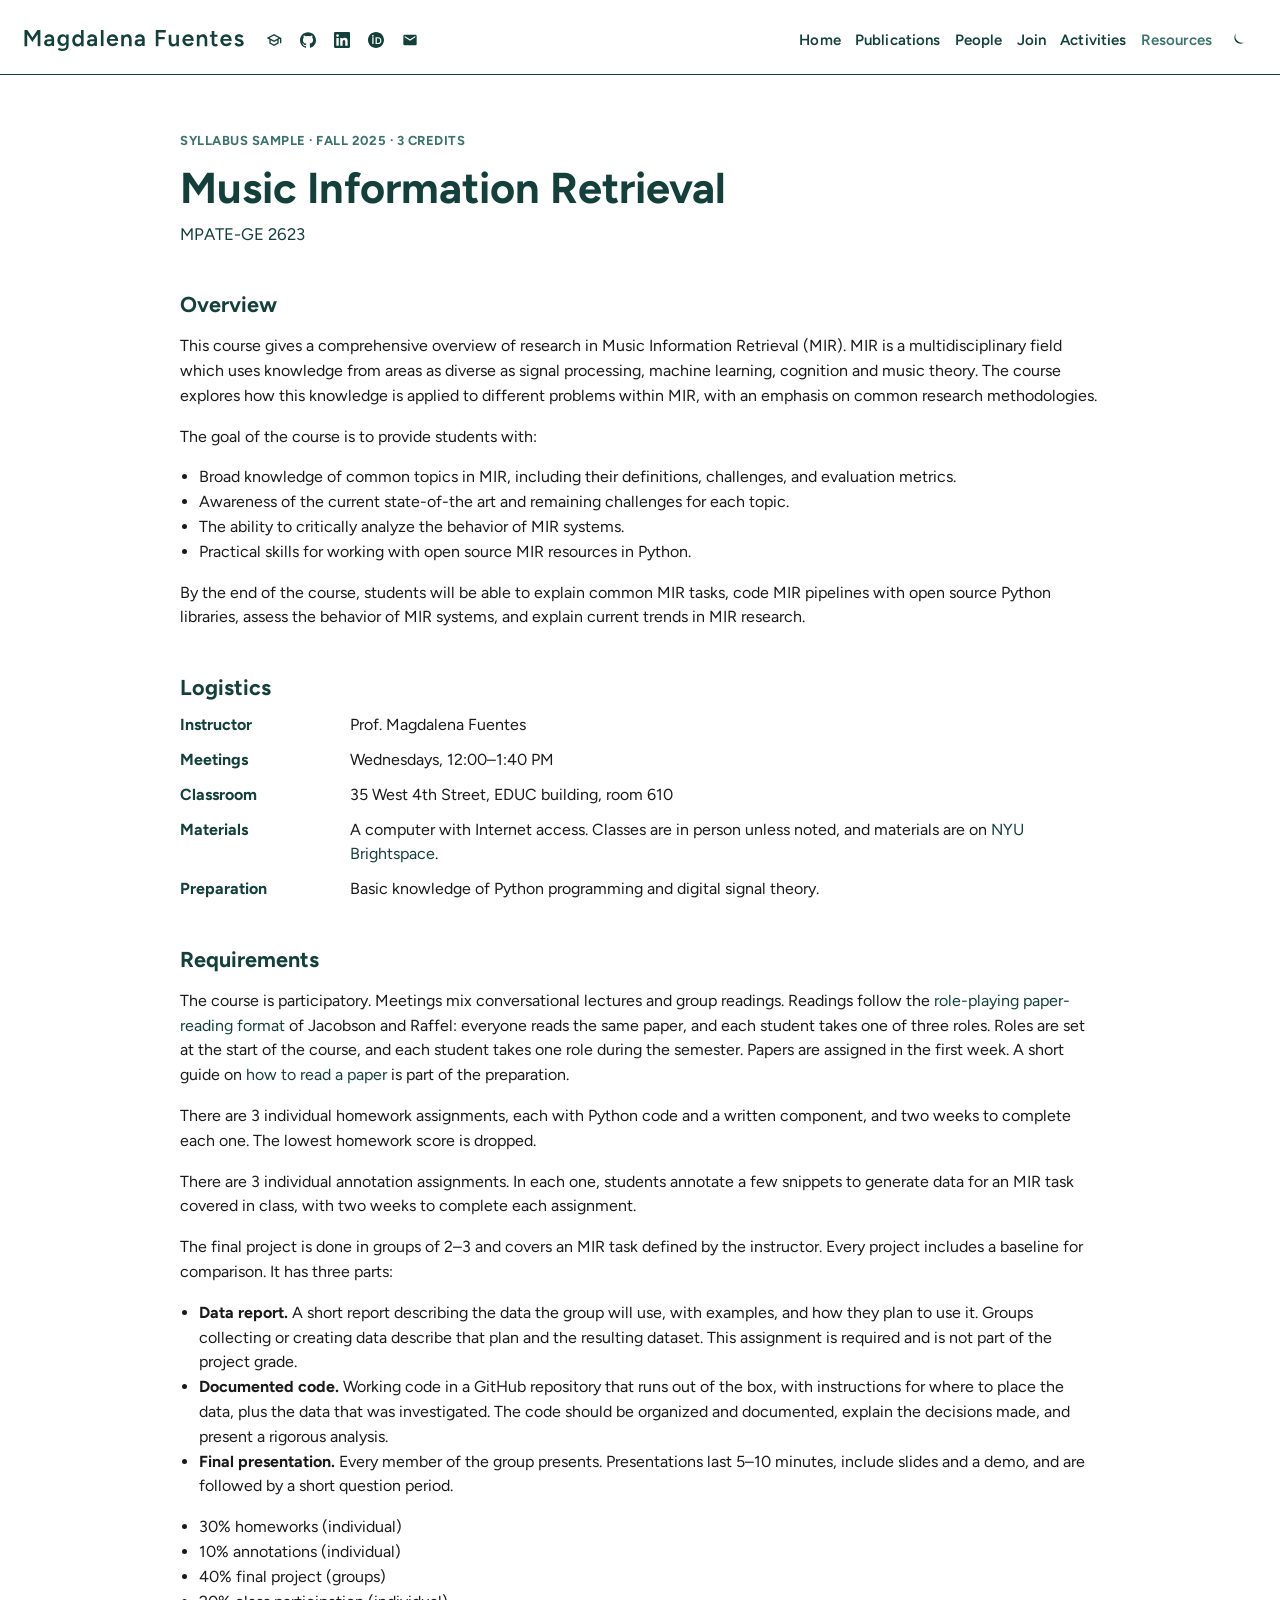
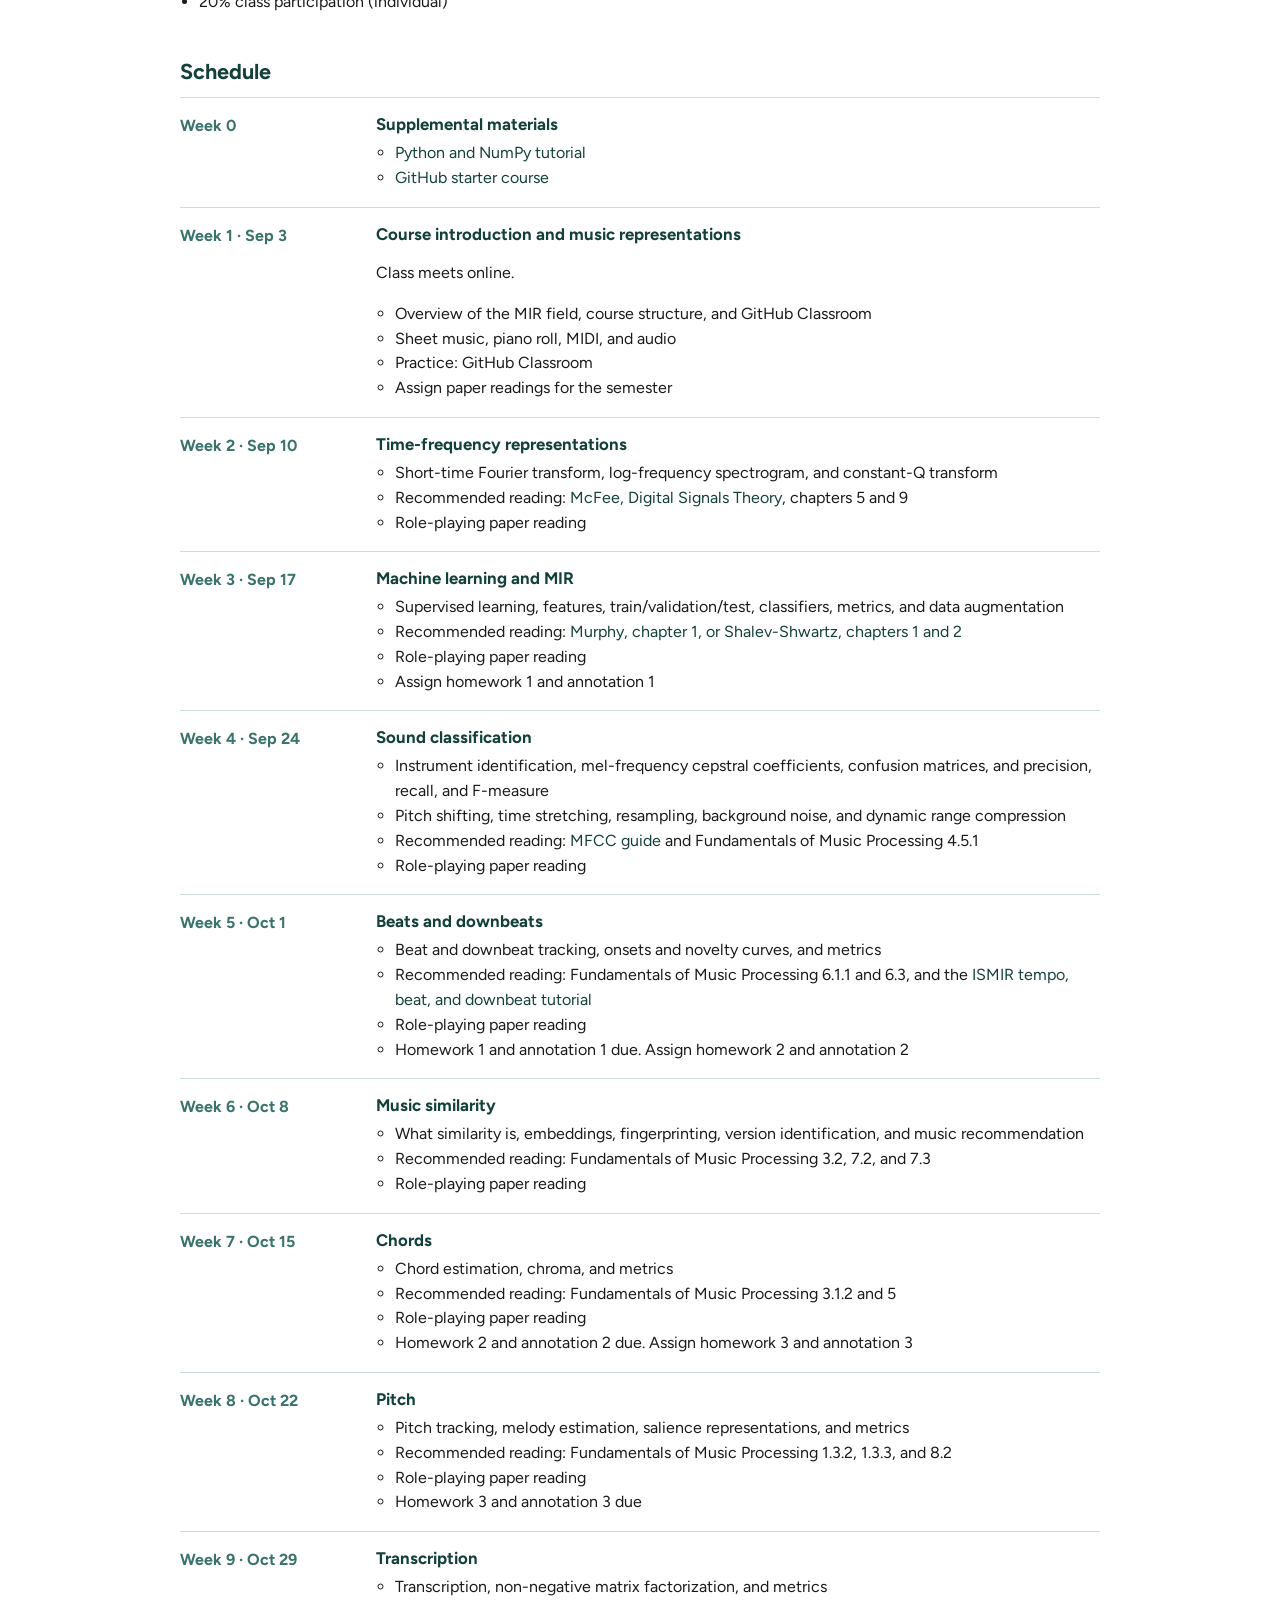
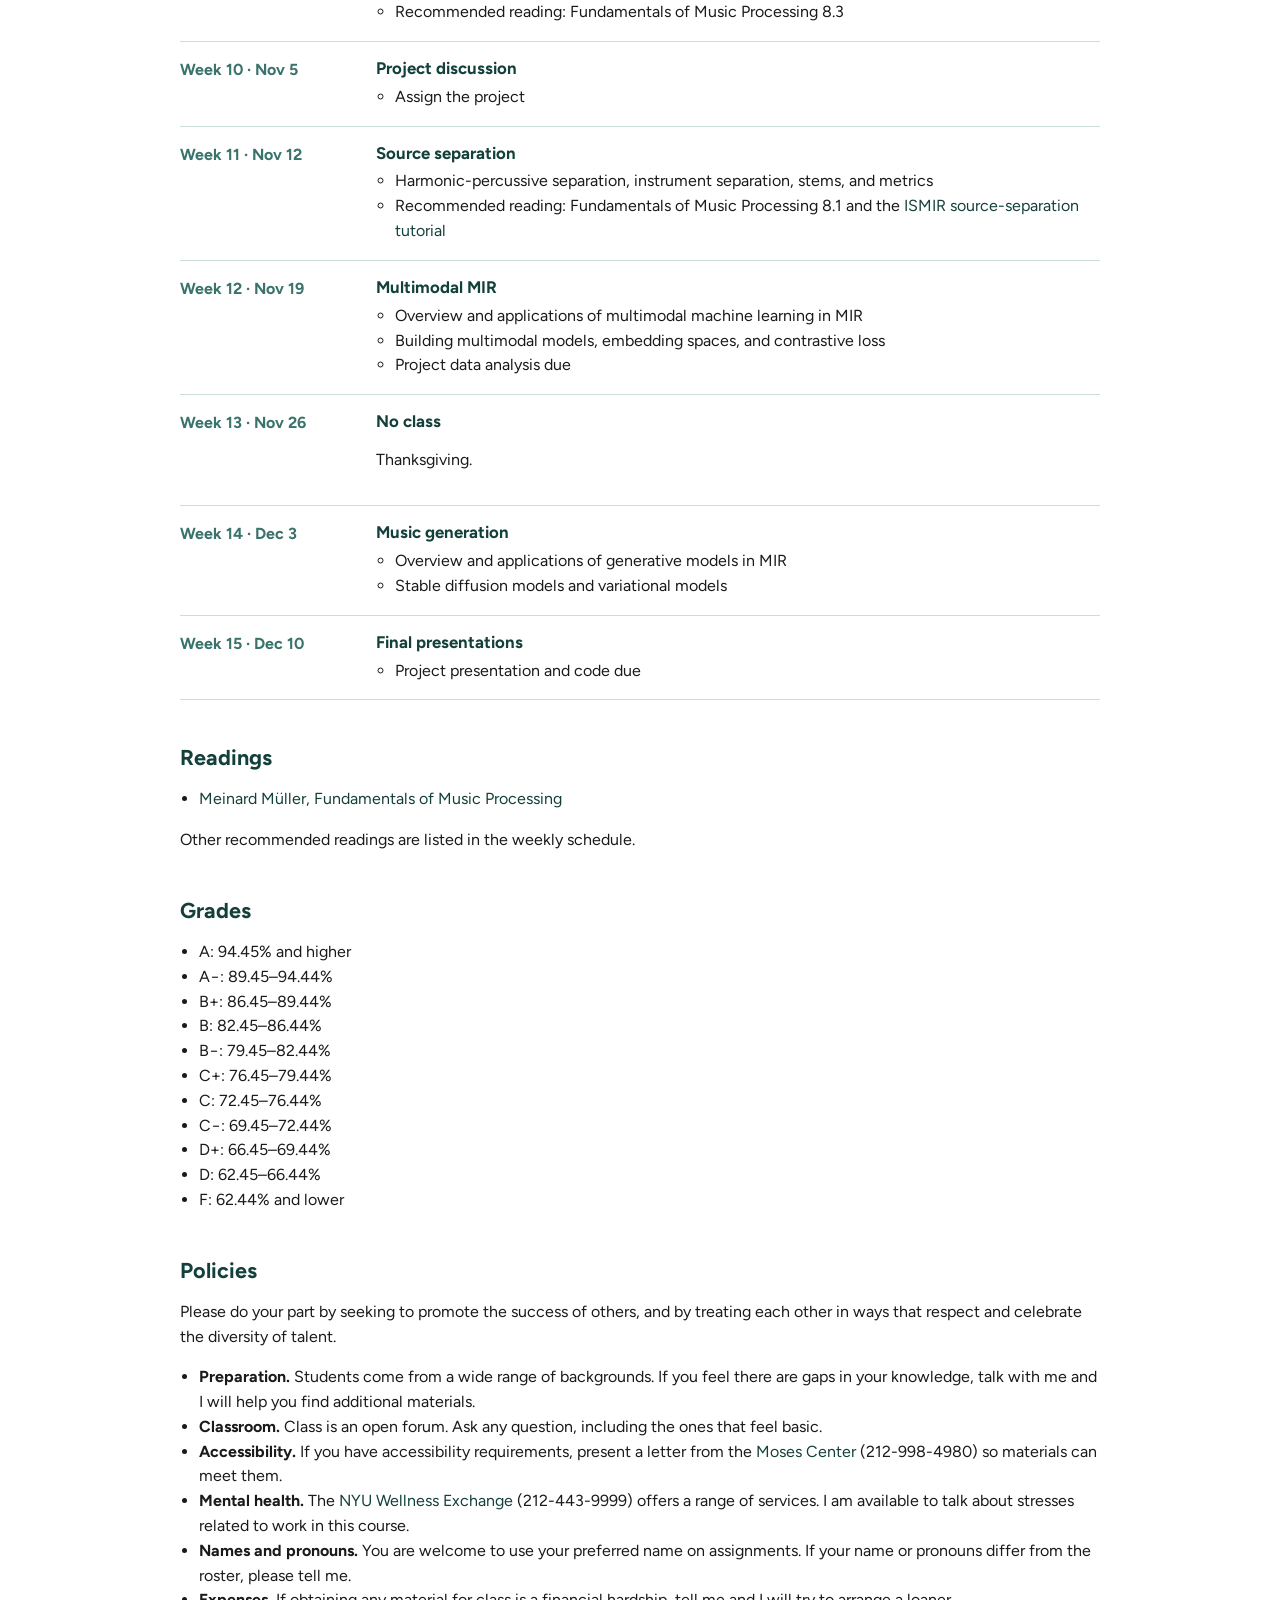
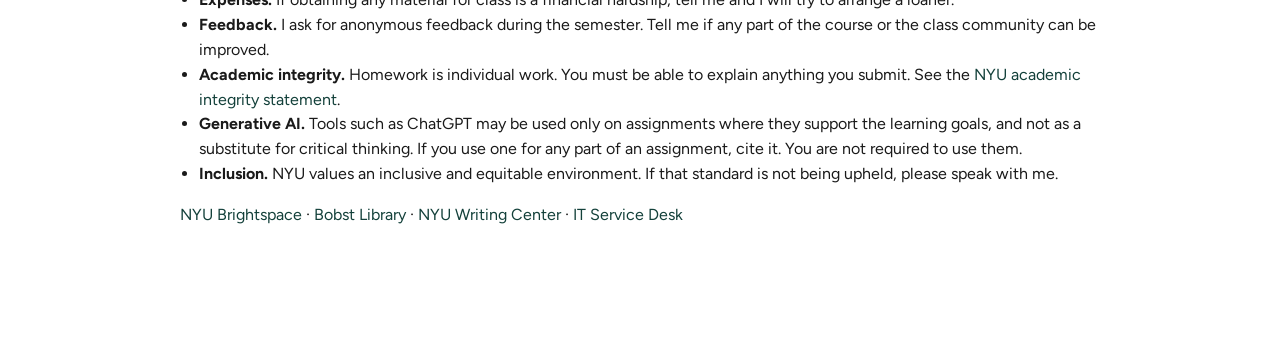
<file: teaching/music-information-retrieval/index.html>
<!DOCTYPE html>
<html lang="en">
<head>
  <script>
    try {
      var savedTheme = localStorage.getItem("theme");
      if (savedTheme === "dark" || savedTheme === "light") document.documentElement.setAttribute("data-theme", savedTheme);
    } catch (e) {}
  </script>
  <meta charset="utf-8">
  <meta name="viewport" content="width=device-width, initial-scale=1">
  <title>Music Information Retrieval – Magdalena Fuentes</title>
  <meta name="description" content="Assistant Professor of Music Technology and Integrated Design &amp; Media at New York University. Machine listening, music information retrieval, and multimodal sound analysis.">
  <link rel="icon" href="../../assets/images/favicon.png?v=2" type="image/png" sizes="192x192">
  <link rel="icon" href="../../assets/images/icon-512.png?v=2" type="image/png" sizes="512x512">
  <link rel="apple-touch-icon" href="../../assets/images/apple-touch-icon.png?v=2">
  <link rel="manifest" href="/site.webmanifest">
  <link rel="preconnect" href="https://fonts.googleapis.com">
  <link rel="preconnect" href="https://fonts.gstatic.com" crossorigin>
  <link href="https://fonts.googleapis.com/css2?family=Figtree:ital,wght@0,400;0,600;0,700;1,400;1,600;1,700&display=swap" rel="stylesheet">
  <link rel="stylesheet" href="../../assets/css/style.css?v=52">
</head>
<body class="page-course">
  <div class="mobile-nav" id="mobile-nav">
    <button class="mobile-close" type="button" aria-label="Close menu">&times;</button>
    <ul>
            <li><a href="../../"><span>Home</span></a></li>
            <li><a href="../../publications/"><span>Publications</span></a></li>
            <li><a href="../../people/"><span>People</span></a></li>
            <li><a href="../../join/"><span>Join</span></a></li>
            <li><a href="../../activities/"><span>Activities</span></a></li>
            <li><a href="../../resources/" aria-current="page"><span>Resources</span></a></li>
    </ul>

        <ul class="header-socials" aria-label="Profiles">
          <li><a href="https://scholar.google.com/citations?user=gz7oJAoAAAAJ" target="_blank" rel="noopener" aria-label="Google Scholar" title="Google Scholar"><svg viewBox="0 0 24 24" aria-hidden="true"><path d="M12 3L1 9l4 2.18v6L12 21l7-3.82v-6l2-1.09V17h2V9L12 3zm6.82 6L12 12.72 5.18 9 12 5.28 18.82 9zM17 15.99l-5 2.73-5-2.73v-3.72L12 15l5-2.73v3.72z"/></svg></a></li>
          <li><a href="https://github.com/magdalenafuentes" target="_blank" rel="noopener" aria-label="GitHub" title="GitHub"><svg viewBox="0 0 24 24" aria-hidden="true"><path d="M12 .297c-6.63 0-12 5.373-12 12 0 5.303 3.438 9.8 8.205 11.387.6.113.82-.258.82-.577 0-.285-.01-1.04-.015-2.04-3.338.724-4.042-1.61-4.042-1.61-.546-1.387-1.333-1.757-1.333-1.757-1.09-.745.084-.729.084-.729 1.205.084 1.84 1.236 1.84 1.236 1.07 1.835 2.809 1.305 3.495.998.108-.776.417-1.305.76-1.605-2.665-.3-5.466-1.332-5.466-5.93 0-1.31.465-2.38 1.235-3.22-.135-.303-.54-1.523.105-3.176 0 0 1.005-.322 3.3 1.23.96-.267 1.98-.399 3-.405 1.02.006 2.04.138 3 .405 2.28-1.552 3.285-1.23 3.285-1.23.645 1.653.24 2.873.12 3.176.765.84 1.23 1.91 1.23 3.22 0 4.61-2.805 5.625-5.475 5.92.42.36.81 1.096.81 2.22 0 1.606-.015 2.896-.015 3.286 0 .315.21.69.825.57C20.565 22.092 24 17.592 24 12.297c0-6.627-5.373-12-12-12"/></svg></a></li>
          <li><a href="https://www.linkedin.com/in/mfu3ntes/" target="_blank" rel="noopener" aria-label="LinkedIn" title="LinkedIn"><svg viewBox="0 0 24 24" aria-hidden="true"><path d="M20.447 20.452h-3.554v-5.569c0-1.328-.027-3.037-1.852-3.037-1.853 0-2.136 1.445-2.136 2.939v5.667H9.351V9h3.414v1.561h.046c.477-.9 1.637-1.85 3.37-1.85 3.601 0 4.267 2.37 4.267 5.455v6.286zM5.337 7.433a2.062 2.062 0 01-2.063-2.065 2.064 2.064 0 112.063 2.065zm1.782 13.019H3.555V9h3.564v11.452zM22.225 0H1.771C.792 0 0 .774 0 1.729v20.542C0 23.227.792 24 1.771 24h20.451C23.2 24 24 23.227 24 22.271V1.729C24 .774 23.2 0 22.222 0h.003z"/></svg></a></li>
          <li><a href="https://orcid.org/0000-0003-4506-6639" target="_blank" rel="noopener" aria-label="ORCID" title="ORCID"><svg viewBox="0 0 24 24" aria-hidden="true"><path d="M12 0C5.372 0 0 5.372 0 12s5.372 12 12 12 12-5.372 12-12S18.628 0 12 0zM7.37 4.368c.745 0 1.33.615 1.33 1.358 0 .745-.585 1.353-1.33 1.353-.746 0-1.348-.608-1.348-1.353 0-.743.602-1.358 1.348-1.358zm.955 3.497v10.272H6.418V7.865h1.907zm3.032 0h3.636c3.494 0 5.04 2.184 5.04 5.137 0 3.012-1.81 5.135-5.415 5.135h-3.261V7.865zm1.907 1.69v6.89h1.588c2.294 0 3.41-1.274 3.41-3.409 0-2.18-1.085-3.481-3.341-3.481h-1.657z"/></svg></a></li>
          <li><a href="mailto:mfuentes@nyu.edu" aria-label="Email" title="Email"><svg viewBox="0 0 24 24" aria-hidden="true"><path d="M20 4H4c-1.1 0-2 .9-2 2v12c0 1.1.9 2 2 2h16c1.1 0 2-.9 2-2V6c0-1.1-.9-2-2-2zm0 4l-8 5-8-5V6l8 5 8-5v2z"/></svg></a></li>
        </ul>
    <button class="theme-toggle" type="button" aria-label="Switch to dark theme" title="Switch to dark theme" aria-pressed="false"><svg class="icon-moon" viewBox="0 0 24 24" aria-hidden="true"><path fill="currentColor" d="M21 14.5A8.5 8.5 0 0 1 9.5 3 7 7 0 1 0 21 14.5z"/></svg><svg class="icon-sun" viewBox="0 0 24 24" aria-hidden="true"><path fill="currentColor" d="M12 7a5 5 0 100 10 5 5 0 000-10zM11 1h2v3h-2V1zm0 19h2v3h-2v-3zM3.5 11H.5v2h3v-2zm20 0h-3v2h3v-2zM5.6 4.2L3.5 2.1 2.1 3.5l2.1 2.1 1.4-1.4zm14.8 14.8l-2.1-2.1-1.4 1.4 2.1 2.1 1.4-1.4zM18.4 4.2l1.4 1.4 2.1-2.1-1.4-1.4-2.1 2.1zM4.2 18.4l1.4-1.4-2.1-2.1-1.4 1.4 2.1 2.1z"/></svg></button>
  </div>
  <header class="site-header">
    <div class="container header-inner">
      <div class="header-brand"><a class="logo" href="../../">
        <img class="logo-light" src="../../assets/images/logo-white.svg" alt="Magdalena Fuentes">
        <img class="logo-dark" src="../../assets/images/logo.svg" alt="Magdalena Fuentes">
      </a>
      <ul class="header-socials" aria-label="Profiles">
          <li><a href="https://scholar.google.com/citations?user=gz7oJAoAAAAJ" target="_blank" rel="noopener" aria-label="Google Scholar" title="Google Scholar"><svg viewBox="0 0 24 24" aria-hidden="true"><path d="M12 3L1 9l4 2.18v6L12 21l7-3.82v-6l2-1.09V17h2V9L12 3zm6.82 6L12 12.72 5.18 9 12 5.28 18.82 9zM17 15.99l-5 2.73-5-2.73v-3.72L12 15l5-2.73v3.72z"/></svg></a></li>
          <li><a href="https://github.com/magdalenafuentes" target="_blank" rel="noopener" aria-label="GitHub" title="GitHub"><svg viewBox="0 0 24 24" aria-hidden="true"><path d="M12 .297c-6.63 0-12 5.373-12 12 0 5.303 3.438 9.8 8.205 11.387.6.113.82-.258.82-.577 0-.285-.01-1.04-.015-2.04-3.338.724-4.042-1.61-4.042-1.61-.546-1.387-1.333-1.757-1.333-1.757-1.09-.745.084-.729.084-.729 1.205.084 1.84 1.236 1.84 1.236 1.07 1.835 2.809 1.305 3.495.998.108-.776.417-1.305.76-1.605-2.665-.3-5.466-1.332-5.466-5.93 0-1.31.465-2.38 1.235-3.22-.135-.303-.54-1.523.105-3.176 0 0 1.005-.322 3.3 1.23.96-.267 1.98-.399 3-.405 1.02.006 2.04.138 3 .405 2.28-1.552 3.285-1.23 3.285-1.23.645 1.653.24 2.873.12 3.176.765.84 1.23 1.91 1.23 3.22 0 4.61-2.805 5.625-5.475 5.92.42.36.81 1.096.81 2.22 0 1.606-.015 2.896-.015 3.286 0 .315.21.69.825.57C20.565 22.092 24 17.592 24 12.297c0-6.627-5.373-12-12-12"/></svg></a></li>
          <li><a href="https://www.linkedin.com/in/mfu3ntes/" target="_blank" rel="noopener" aria-label="LinkedIn" title="LinkedIn"><svg viewBox="0 0 24 24" aria-hidden="true"><path d="M20.447 20.452h-3.554v-5.569c0-1.328-.027-3.037-1.852-3.037-1.853 0-2.136 1.445-2.136 2.939v5.667H9.351V9h3.414v1.561h.046c.477-.9 1.637-1.85 3.37-1.85 3.601 0 4.267 2.37 4.267 5.455v6.286zM5.337 7.433a2.062 2.062 0 01-2.063-2.065 2.064 2.064 0 112.063 2.065zm1.782 13.019H3.555V9h3.564v11.452zM22.225 0H1.771C.792 0 0 .774 0 1.729v20.542C0 23.227.792 24 1.771 24h20.451C23.2 24 24 23.227 24 22.271V1.729C24 .774 23.2 0 22.222 0h.003z"/></svg></a></li>
          <li><a href="https://orcid.org/0000-0003-4506-6639" target="_blank" rel="noopener" aria-label="ORCID" title="ORCID"><svg viewBox="0 0 24 24" aria-hidden="true"><path d="M12 0C5.372 0 0 5.372 0 12s5.372 12 12 12 12-5.372 12-12S18.628 0 12 0zM7.37 4.368c.745 0 1.33.615 1.33 1.358 0 .745-.585 1.353-1.33 1.353-.746 0-1.348-.608-1.348-1.353 0-.743.602-1.358 1.348-1.358zm.955 3.497v10.272H6.418V7.865h1.907zm3.032 0h3.636c3.494 0 5.04 2.184 5.04 5.137 0 3.012-1.81 5.135-5.415 5.135h-3.261V7.865zm1.907 1.69v6.89h1.588c2.294 0 3.41-1.274 3.41-3.409 0-2.18-1.085-3.481-3.341-3.481h-1.657z"/></svg></a></li>
          <li><a href="mailto:mfuentes@nyu.edu" aria-label="Email" title="Email"><svg viewBox="0 0 24 24" aria-hidden="true"><path d="M20 4H4c-1.1 0-2 .9-2 2v12c0 1.1.9 2 2 2h16c1.1 0 2-.9 2-2V6c0-1.1-.9-2-2-2zm0 4l-8 5-8-5V6l8 5 8-5v2z"/></svg></a></li>
        </ul>
      </div>
      <div class="header-tools">
      <nav class="desktop-nav" aria-label="Primary">
        <ul class="nav-list">
            <li><a href="../../"><span>Home</span></a></li>
            <li><a href="../../publications/"><span>Publications</span></a></li>
            <li><a href="../../people/"><span>People</span></a></li>
            <li><a href="../../join/"><span>Join</span></a></li>
            <li><a href="../../activities/"><span>Activities</span></a></li>
            <li><a href="../../resources/" aria-current="page"><span>Resources</span></a></li>
        </ul>
      </nav>
      <button class="theme-toggle" type="button" aria-label="Switch to dark theme" title="Switch to dark theme" aria-pressed="false"><svg class="icon-moon" viewBox="0 0 24 24" aria-hidden="true"><path fill="currentColor" d="M21 14.5A8.5 8.5 0 0 1 9.5 3 7 7 0 1 0 21 14.5z"/></svg><svg class="icon-sun" viewBox="0 0 24 24" aria-hidden="true"><path fill="currentColor" d="M12 7a5 5 0 100 10 5 5 0 000-10zM11 1h2v3h-2V1zm0 19h2v3h-2v-3zM3.5 11H.5v2h3v-2zm20 0h-3v2h3v-2zM5.6 4.2L3.5 2.1 2.1 3.5l2.1 2.1 1.4-1.4zm14.8 14.8l-2.1-2.1-1.4 1.4 2.1 2.1 1.4-1.4zM18.4 4.2l1.4 1.4 2.1-2.1-1.4-1.4-2.1 2.1zM4.2 18.4l1.4-1.4-2.1-2.1-1.4 1.4 2.1 2.1z"/></svg></button>
      <button class="menu-toggle" type="button" aria-label="Open menu"><span></span></button>
      </div>
    </div>
  </header>
  
  <main class="page-main">
    <div class="container course">
      <p class="course-kicker">Syllabus sample · Fall 2025 · 3 credits</p>
      <h1>Music Information Retrieval</h1>
      <p class="course-code">MPATE-GE 2623</p>

      <h2>Overview</h2>
      <p>This course gives a comprehensive overview of research in Music Information Retrieval (MIR). MIR is a multidisciplinary field which uses knowledge from areas as diverse as signal processing, machine learning, cognition and music theory. The course explores how this knowledge is applied to different problems within MIR, with an emphasis on common research methodologies.</p>
      <p>The goal of the course is to provide students with:</p>
      <ul>
        <li>Broad knowledge of common topics in MIR, including their definitions, challenges, and evaluation metrics.</li>
        <li>Awareness of the current state-of-the art and remaining challenges for each topic.</li>
        <li>The ability to critically analyze the behavior of MIR systems.</li>
        <li>Practical skills for working with open source MIR resources in Python.</li>
      </ul>
      <p>By the end of the course, students will be able to explain common MIR tasks, code MIR pipelines with open source Python libraries, assess the behavior of MIR systems, and explain current trends in MIR research.</p>

      <h2>Logistics</h2>
      <dl class="logistics">
        <dt>Instructor</dt><dd>Prof. Magdalena Fuentes</dd>
        <dt>Meetings</dt><dd>Wednesdays, 12:00–1:40 PM</dd>
        <dt>Classroom</dt><dd>35 West 4th Street, EDUC building, room 610</dd>
        <dt>Materials</dt><dd>A computer with Internet access. Classes are in person unless noted, and materials are on <a href="https://brightspace.nyu.edu">NYU Brightspace</a>.</dd>
        <dt>Preparation</dt><dd>Basic knowledge of Python programming and digital signal theory.</dd>
      </dl>

      <h2>Requirements</h2>
      <p>The course is participatory. Meetings mix conversational lectures and group readings. Readings follow the <a href="https://colinraffel.com/blog/role-playing-seminar.html">role-playing paper-reading format</a> of Jacobson and Raffel: everyone reads the same paper, and each student takes one of three roles. Roles are set at the start of the course, and each student takes one role during the semester. Papers are assigned in the first week. A short guide on <a href="https://web.stanford.edu/class/ee384m/Handouts/HowtoReadPaper.pdf">how to read a paper</a> is part of the preparation.</p>
      <p>There are 3 individual homework assignments, each with Python code and a written component, and two weeks to complete each one. The lowest homework score is dropped.</p>
      <p>There are 3 individual annotation assignments. In each one, students annotate a few snippets to generate data for an MIR task covered in class, with two weeks to complete each assignment.</p>
      <p>The final project is done in groups of 2–3 and covers an MIR task defined by the instructor. Every project includes a baseline for comparison. It has three parts:</p>
      <ul>
        <li><strong>Data report.</strong> A short report describing the data the group will use, with examples, and how they plan to use it. Groups collecting or creating data describe that plan and the resulting dataset. This assignment is required and is not part of the project grade.</li>
        <li><strong>Documented code.</strong> Working code in a GitHub repository that runs out of the box, with instructions for where to place the data, plus the data that was investigated. The code should be organized and documented, explain the decisions made, and present a rigorous analysis.</li>
        <li><strong>Final presentation.</strong> Every member of the group presents. Presentations last 5–10 minutes, include slides and a demo, and are followed by a short question period.</li>
      </ul>
      <ul class="grading">
        <li>30% homeworks (individual)</li>
        <li>10% annotations (individual)</li>
        <li>40% final project (groups)</li>
        <li>20% class participation (individual)</li>
      </ul>

      <h2>Schedule</h2>
      <ol class="schedule">
        <li><span class="when">Week 0</span><div><h3>Supplemental materials</h3><ul><li><a href="https://cs231n.github.io/python-numpy-tutorial/">Python and NumPy tutorial</a></li><li><a href="https://classroom.github.com/a/6-fk2GNt">GitHub starter course</a></li></ul></div></li>
        <li><span class="when">Week 1 · Sep 3</span><div><h3>Course introduction and music representations</h3><p>Class meets online.</p><ul><li>Overview of the MIR field, course structure, and GitHub Classroom</li><li>Sheet music, piano roll, MIDI, and audio</li><li>Practice: GitHub Classroom</li><li>Assign paper readings for the semester</li></ul></div></li>
        <li><span class="when">Week 2 · Sep 10</span><div><h3>Time-frequency representations</h3><ul><li>Short-time Fourier transform, log-frequency spectrogram, and constant-Q transform</li><li>Recommended reading: <a href="https://brianmcfee.net/dstbook-site/content/intro.html">McFee, Digital Signals Theory</a>, chapters 5 and 9</li><li>Role-playing paper reading</li></ul></div></li>
        <li><span class="when">Week 3 · Sep 17</span><div><h3>Machine learning and MIR</h3><ul><li>Supervised learning, features, train/validation/test, classifiers, metrics, and data augmentation</li><li>Recommended reading: <a href="https://ebookcentral.proquest.com/lib/nyulibrary-ebooks/reader.action?docID=3005765">Murphy, chapter 1, or Shalev-Shwartz, chapters 1 and 2</a></li><li>Role-playing paper reading</li><li>Assign homework 1 and annotation 1</li></ul></div></li>
        <li><span class="when">Week 4 · Sep 24</span><div><h3>Sound classification</h3><ul><li>Instrument identification, mel-frequency cepstral coefficients, confusion matrices, and precision, recall, and F-measure</li><li>Pitch shifting, time stretching, resampling, background noise, and dynamic range compression</li><li>Recommended reading: <a href="https://medium.com/prathena/the-dummys-guide-to-mfcc-aceab2450fd">MFCC guide</a> and Fundamentals of Music Processing 4.5.1</li><li>Role-playing paper reading</li></ul></div></li>
        <li><span class="when">Week 5 · Oct 1</span><div><h3>Beats and downbeats</h3><ul><li>Beat and downbeat tracking, onsets and novelty curves, and metrics</li><li>Recommended reading: Fundamentals of Music Processing 6.1.1 and 6.3, and the <a href="https://tempobeatdownbeat.github.io/tutorial/intro.html">ISMIR tempo, beat, and downbeat tutorial</a></li><li>Role-playing paper reading</li><li>Homework 1 and annotation 1 due. Assign homework 2 and annotation 2</li></ul></div></li>
        <li><span class="when">Week 6 · Oct 8</span><div><h3>Music similarity</h3><ul><li>What similarity is, embeddings, fingerprinting, version identification, and music recommendation</li><li>Recommended reading: Fundamentals of Music Processing 3.2, 7.2, and 7.3</li><li>Role-playing paper reading</li></ul></div></li>
        <li><span class="when">Week 7 · Oct 15</span><div><h3>Chords</h3><ul><li>Chord estimation, chroma, and metrics</li><li>Recommended reading: Fundamentals of Music Processing 3.1.2 and 5</li><li>Role-playing paper reading</li><li>Homework 2 and annotation 2 due. Assign homework 3 and annotation 3</li></ul></div></li>
        <li><span class="when">Week 8 · Oct 22</span><div><h3>Pitch</h3><ul><li>Pitch tracking, melody estimation, salience representations, and metrics</li><li>Recommended reading: Fundamentals of Music Processing 1.3.2, 1.3.3, and 8.2</li><li>Role-playing paper reading</li><li>Homework 3 and annotation 3 due</li></ul></div></li>
        <li><span class="when">Week 9 · Oct 29</span><div><h3>Transcription</h3><ul><li>Transcription, non-negative matrix factorization, and metrics</li><li>Recommended reading: Fundamentals of Music Processing 8.3</li></ul></div></li>
        <li><span class="when">Week 10 · Nov 5</span><div><h3>Project discussion</h3><ul><li>Assign the project</li></ul></div></li>
        <li><span class="when">Week 11 · Nov 12</span><div><h3>Source separation</h3><ul><li>Harmonic-percussive separation, instrument separation, stems, and metrics</li><li>Recommended reading: Fundamentals of Music Processing 8.1 and the <a href="https://source-separation.github.io/tutorial/landing.html">ISMIR source-separation tutorial</a></li></ul></div></li>
        <li><span class="when">Week 12 · Nov 19</span><div><h3>Multimodal MIR</h3><ul><li>Overview and applications of multimodal machine learning in MIR</li><li>Building multimodal models, embedding spaces, and contrastive loss</li><li>Project data analysis due</li></ul></div></li>
        <li><span class="when">Week 13 · Nov 26</span><div><h3>No class</h3><p>Thanksgiving.</p></div></li>
        <li><span class="when">Week 14 · Dec 3</span><div><h3>Music generation</h3><ul><li>Overview and applications of generative models in MIR</li><li>Stable diffusion models and variational models</li></ul></div></li>
        <li><span class="when">Week 15 · Dec 10</span><div><h3>Final presentations</h3><ul><li>Project presentation and code due</li></ul></div></li>
      </ol>

      <h2>Readings</h2>
      <ul>
        <li><a href="https://link.springer.com/book/10.1007/978-3-030-69808-9">Meinard Müller, Fundamentals of Music Processing</a></li>
      </ul>
      <p>Other recommended readings are listed in the weekly schedule.</p>

      <h2>Grades</h2>
      <ul>
        <li>A: 94.45% and higher</li>
        <li>A−: 89.45–94.44%</li>
        <li>B+: 86.45–89.44%</li>
        <li>B: 82.45–86.44%</li>
        <li>B−: 79.45–82.44%</li>
        <li>C+: 76.45–79.44%</li>
        <li>C: 72.45–76.44%</li>
        <li>C−: 69.45–72.44%</li>
        <li>D+: 66.45–69.44%</li>
        <li>D: 62.45–66.44%</li>
        <li>F: 62.44% and lower</li>
      </ul>

      <h2>Policies</h2>
      <p>Please do your part by seeking to promote the success of others, and by treating each other in ways that respect and celebrate the diversity of talent.</p>
      <ul>
        <li><strong>Preparation.</strong> Students come from a wide range of backgrounds. If you feel there are gaps in your knowledge, talk with me and I will help you find additional materials.</li>
        <li><strong>Classroom.</strong> Class is an open forum. Ask any question, including the ones that feel basic.</li>
        <li><strong>Accessibility.</strong> If you have accessibility requirements, present a letter from the <a href="https://www.nyu.edu/about/leadership-university-administration/office-of-the-president/office-of-the-provost/university-life/office-of-studentaffairs/student-health-center/moses-center-for-student-accessibility.html">Moses Center</a> (212-998-4980) so materials can meet them.</li>
        <li><strong>Mental health.</strong> The <a href="https://www.nyu.edu/students/health-and-wellness/wellness-exchange.html">NYU Wellness Exchange</a> (212-443-9999) offers a range of services. I am available to talk about stresses related to work in this course.</li>
        <li><strong>Names and pronouns.</strong> You are welcome to use your preferred name on assignments. If your name or pronouns differ from the roster, please tell me.</li>
        <li><strong>Expenses.</strong> If obtaining any material for class is a financial hardship, tell me and I will try to arrange a loaner.</li>
        <li><strong>Feedback.</strong> I ask for anonymous feedback during the semester. Tell me if any part of the course or the class community can be improved.</li>
        <li><strong>Academic integrity.</strong> Homework is individual work. You must be able to explain anything you submit. See the <a href="https://www.nyu.edu/about/policies-guidelines-compliance/policies-and-guidelines/academic-integrity-for-students-at-nyu.html">NYU academic integrity statement</a>.</li>
        <li><strong>Generative AI.</strong> Tools such as ChatGPT may be used only on assignments where they support the learning goals, and not as a substitute for critical thinking. If you use one for any part of an assignment, cite it. You are not required to use them.</li>
        <li><strong>Inclusion.</strong> NYU values an inclusive and equitable environment. If that standard is not being upheld, please speak with me.</li>
      </ul>
      <p><a href="https://brightspace.nyu.edu">NYU Brightspace</a> · <a href="https://library.nyu.edu">Bobst Library</a> · <a href="https://nyu.mywconline.com">NYU Writing Center</a> · <a href="https://www.nyu.edu/it/servicedesk">IT Service Desk</a></p>
    </div>
  </main>


  <script src="../../assets/js/main.js?v=4"></script>
</body>
</html>
</file>
<file: assets/css/style.css>
:root {
  --teal: #13403a;
  --teal-dark: #071916;
  --teal-mid: #39736b;
  --teal-soft: #74a69f;
  --mint: #dbe8e6;
  --mint-dark: #cbdedb;
  --ink: #13403a;
  --text: #1a1a1a;
  --white: #ffffff;
  --green: #6dab3c;
  --green-hover: #5c9433;
  --orange: #e08a2c;
  --orange-hover: #c9761f;
  --header-h: 83px;
  --max: 1300px;
}

*,
*::before,
*::after {
  box-sizing: border-box;
}

html {
  scroll-behavior: smooth;
}

body {
  margin: 0;
  font-family: Figtree, "Helvetica Neue", Helvetica, Arial, sans-serif;
  font-size: 16px;
  line-height: 1.55;
  color: var(--text);
  background: var(--white);
}

img {
  max-width: 100%;
  height: auto;
  display: block;
}

a {
  color: var(--teal);
  text-decoration: none;
}

a:hover {
  color: var(--teal-dark);
}

h1,
h2,
h3,
h4 {
  font-weight: 700;
  color: var(--ink);
  line-height: 1.25;
  margin: 0 0 0.4em;
}

.container {
  width: min(100% - 48px, var(--max));
  margin-inline: auto;
}

.page-people .container {
  width: min(100% - 48px, 1540px);
}

/* Header */
.site-header {
  position: absolute;
  inset: 0 0 auto 0;
  z-index: 40;
  border-bottom: 1px solid var(--teal);
}

.site-header.is-sticky {
  position: fixed;
  background: rgba(19, 64, 58, 0.96);
  backdrop-filter: blur(8px);
  border-bottom-color: transparent;
}

body:not(.page-home) .site-header {
  position: sticky;
  top: 0;
  background: var(--white);
  border-bottom: 1px solid var(--teal);
}

body:not(.page-home) .site-header.is-sticky {
  background: rgba(255, 255, 255, 0.96);
}

.header-inner {
  display: flex;
  align-items: center;
  justify-content: space-between;
  padding: 22px 0 16px;
  gap: 18px;
}

.header-brand {
  display: flex;
  align-items: center;
  gap: 14px;
  min-width: 0;
}

.header-brand .header-socials {
  flex-shrink: 0;
}

.header-tools {
  display: flex;
  align-items: center;
  gap: 8px;
  margin-left: auto;
}

.header-socials {
  display: flex;
  align-items: center;
  gap: 2px;
  list-style: none;
  margin: 0;
  padding: 0;
}

.header-socials a {
  display: inline-flex;
  align-items: center;
  justify-content: center;
  width: 32px;
  height: 32px;
  color: var(--teal);
}

.header-socials svg {
  width: 16px;
  height: 16px;
  fill: currentColor;
}

body.page-home .site-header .header-socials a,
body.page-home .site-header .theme-toggle {
  color: var(--white);
}

body.page-home .site-header .header-socials a:hover,
body.page-home .site-header .theme-toggle:hover {
  color: var(--mint);
}

body.page-home .mobile-nav .header-socials a,
body.page-home .mobile-nav .theme-toggle {
  color: var(--teal);
}

body.page-home .mobile-nav .header-socials a:hover,
body.page-home .mobile-nav .theme-toggle:hover {
  color: var(--teal-dark);
}

.theme-toggle {
  display: inline-flex;
  align-items: center;
  justify-content: center;
  width: 36px;
  height: 36px;
  padding: 0;
  border: 0;
  border-radius: 8px;
  background: transparent;
  color: var(--teal);
  cursor: pointer;
  flex-shrink: 0;
}

.theme-toggle svg {
  width: 18px;
  height: 18px;
}

.theme-toggle .icon-sun {
  display: none;
}

html[data-theme="dark"] .theme-toggle .icon-moon {
  display: none;
}

html[data-theme="dark"] .theme-toggle .icon-sun {
  display: block;
}

.mobile-nav .header-socials {
  margin-top: 28px;
  justify-content: center;
}

.mobile-nav .header-socials a {
  width: 42px;
  height: 42px;
  color: var(--teal);
}

.mobile-nav .header-socials svg {
  width: 20px;
  height: 20px;
}

.logo {
  display: block;
  width: 220px;
  height: 33px;
  flex-shrink: 0;
}

.logo img {
  width: 220px;
  height: 33px;
}

body.page-home .logo-dark,
body:not(.page-home) .logo-light {
  display: none;
}

.nav-list {
  display: flex;
  gap: 14px;
  list-style: none;
  margin: 0;
  padding: 0;
}

.nav-list a {
  font-weight: 600;
  font-size: 15px;
  letter-spacing: 0.01em;
}

body.page-home .nav-list a {
  color: var(--white);
}

body.page-home .nav-list a:hover,
body.page-home .nav-list a[aria-current="page"] {
  color: var(--mint);
}

body:not(.page-home) .nav-list a {
  color: var(--teal);
}

body:not(.page-home) .nav-list a[aria-current="page"] {
  color: var(--teal-mid);
}

.menu-toggle {
  display: none;
  width: 44px;
  height: 44px;
  border: 0;
  background: transparent;
  cursor: pointer;
  padding: 10px;
}

.menu-toggle span,
.menu-toggle span::before,
.menu-toggle span::after {
  display: block;
  width: 22px;
  height: 2px;
  background: currentColor;
  position: relative;
  transition: transform 0.2s ease;
}

.menu-toggle span::before,
.menu-toggle span::after {
  content: "";
  position: absolute;
  left: 0;
}

.menu-toggle span::before {
  top: -7px;
}

.menu-toggle span::after {
  top: 7px;
}

body.page-home .menu-toggle {
  color: var(--white);
}

body:not(.page-home) .menu-toggle {
  color: var(--teal);
}

.mobile-nav {
  position: fixed;
  inset: 0;
  background: var(--white);
  z-index: 50;
  display: none;
  align-items: center;
  justify-content: center;
  text-align: center;
}

.mobile-nav.is-open {
  display: flex;
  flex-direction: column;
  gap: 8px;
}

.mobile-nav .theme-toggle {
  margin-top: 12px;
  color: var(--teal);
}

.mobile-nav ul {
  list-style: none;
  margin: 0;
  padding: 0;
}

.mobile-nav a {
  display: block;
  font-size: 1.6rem;
  font-weight: 600;
  padding: 14px;
  color: var(--teal);
}

.mobile-close {
  position: absolute;
  top: 24px;
  right: 24px;
  border: 0;
  background: transparent;
  font-size: 32px;
  line-height: 1;
  color: var(--teal);
  cursor: pointer;
}

/* Hero */
.hero {
  background: var(--teal);
  color: var(--white);
  padding: 180px 0 70px;
}

.hero-grid {
  display: grid;
  grid-template-columns: 1fr 1fr;
  gap: 48px;
  align-items: start;
}

.hero-name {
  font-size: clamp(2.4rem, 5vw, 4.1rem);
  line-height: 1.2;
  font-weight: 700;
  color: var(--white);
  margin: 0 0 70px;
}

.hero-intro {
  display: grid;
  grid-template-columns: minmax(0, 1.35fr) minmax(220px, 0.75fr);
  gap: 48px;
  align-items: center;
}

.hero-intro .hero-kicker {
  width: 100%;
  margin: 0;
}

.hero-intro .hero-name {
  margin: 0 0 28px;
}

.hero .btn-row {
  margin-top: 28px;
}

.hero .btn {
  background: transparent;
  border: 1px solid var(--mint);
  color: var(--white) !important;
}

.hero .btn:hover {
  background: var(--mint);
  color: var(--teal) !important;
}

.hero-portrait {
  width: min(340px, 100%);
  margin: 0 auto;
}

.hero-mobile {
  display: none;
}

.hero-kicker {
  width: min(700px, 100%);
  margin: 20px 0 30px;
}

.hero-bio {
  font-size: 1.3em;
  line-height: 1.45;
  color: var(--mint);
  font-weight: 400;
}

.hero-bio h1 {
  margin: 0 0 18px;
  font-size: 1.35rem;
  font-weight: 700;
  line-height: 1.2;
  color: var(--white);
}

.hero-bio p {
  margin: 0 0 1em;
}

.hero-bio p:last-child {
  margin-bottom: 0;
}

.hero-subtitle {
  display: none;
  font-size: clamp(1.4rem, 4vw, 2rem);
  color: var(--teal-soft);
  font-weight: 700;
  line-height: 1.25;
  margin: -40px 0 40px;
}

/* Affiliations */
.affiliations {
  background: var(--mint);
  padding: 72px 0 100px;
}

.affiliations-inner {
  display: grid;
  grid-template-columns: 1fr 2fr;
}

.affiliations h2 {
  font-size: 2rem;
  margin-bottom: 40px;
}

.affiliations h3 {
  font-size: 1.25rem;
  margin: 0 0 8px;
}

.affiliations p {
  margin: 0 0 28px;
  color: var(--text);
}

.home-join {
  padding: 72px 0 100px;
}

.page-home .research-cta {
  margin-top: 0;
  padding-top: 0;
  border-top: 0;
}

/* Page shell */
.page-main {
  padding: 48px 0 100px;
}

.page-title {
  font-size: clamp(2rem, 4vw, 2.6rem);
  margin: 24px 0 60px;
}

.section-mint {
  background: var(--mint);
  padding: 60px 0 100px;
}

/* Buttons */
.btn {
  display: inline-block;
  border: 0;
  border-radius: 8px;
  padding: 8px 14px;
  font-size: 13px;
  font-weight: 600;
  font-family: inherit;
  line-height: 1.2;
  cursor: pointer;
  color: var(--white) !important;
  background: var(--teal-mid);
  transition: background 0.15s ease;
}

.btn:hover {
  background: var(--teal);
  color: var(--white) !important;
}

.btn-sm {
  padding: 6px 12px;
  font-size: 12px;
}

.btn-xs {
  padding: 4px 10px;
  font-size: 11px;
  text-transform: none;
}

.copy-bib,
.copy-bio {
  display: inline-flex;
  align-items: center;
  justify-content: center;
  width: 28px;
  height: 26px;
  padding: 0;
}

.copy-bib svg,
.copy-bio svg {
  width: 15px;
  height: 15px;
  min-width: 15px;
  flex: 0 0 15px;
  display: block;
  overflow: visible;
  fill: none;
  stroke: currentColor;
  stroke-width: 2;
  stroke-linecap: round;
  stroke-linejoin: round;
}

.copy-bib .copy-check,
.copy-bio .copy-check,
.copy-bib.is-copied .copy-icon,
.copy-bio.is-copied .copy-icon {
  display: none;
}

.copy-bib.is-copied .copy-check,
.copy-bio.is-copied .copy-check {
  display: block;
}

.btn-round {
  border-radius: 999px;
  padding: 8px 16px;
}

.btn-orange {
  background: var(--teal-mid);
}

.btn-orange:hover {
  background: var(--teal);
}

.btn-row {
  display: flex;
  flex-wrap: wrap;
  gap: 8px;
  margin-top: 6px;
}

/* People */
.people-grid {
  display: grid;
  grid-template-columns: repeat(3, max-content);
  justify-content: center;
  gap: 64px 14px;
}

.person {
  display: grid;
  grid-template-columns: 168px minmax(180px, 240px);
  gap: 24px;
  align-items: center;
}

.person img {
  width: 168px;
  height: 168px;
  object-fit: cover;
  object-position: center 22%;
  border-radius: 50%;
}

.person img[alt="Xavier Juanola Molet"] {
  object-position: center center;
}

.person h3 {
  display: flex;
  flex-wrap: wrap;
  align-items: center;
  gap: 8px;
  font-size: 1.05rem;
  font-weight: 700;
  margin: 0 0 6px;
  color: var(--teal);
  line-height: 1.3;
}

.role-flag {
  display: inline-flex;
  align-items: center;
  padding: 2px 8px;
  border-radius: 999px;
  background: var(--teal-soft);
  color: var(--white);
  font-size: 11px;
  font-weight: 600;
  font-style: normal;
  letter-spacing: 0.02em;
  line-height: 1.4;
  white-space: nowrap;
}

.person p {
  margin: 0;
  font-size: 0.95rem;
  line-height: 1.45;
  color: var(--teal);
}

.person .dates {
  font-style: italic;
  color: var(--teal);
}

.person .btn,
.person .btn-sm {
  margin-top: 10px;
  background: var(--teal-mid);
  border-radius: 8px;
  padding: 7px 14px;
  font-size: 13px;
}

.page-people .page-title {
  margin-bottom: 48px;
}

.person-self {
  grid-template-columns: 168px minmax(280px, 680px);
  align-items: start;
  justify-content: start;
  width: fit-content;
  max-width: 100%;
  margin: 0 0 64px;
  text-align: left;
}

.person .bibtex {
  display: none;
  margin: 14px 0 0;
  padding: 14px 16px;
  max-width: 100%;
  background: var(--mint);
  color: var(--teal);
  border-radius: 8px;
  font-size: 15px;
  line-height: 1.55;
  white-space: normal;
}

.person .bibtex.is-open {
  display: block;
}

.person-self .bibtex {
  grid-column: 1 / -1;
}

.person .bio-text p {
  margin: 0 0 0.85em;
  font-size: 15px;
  line-height: 1.55;
  color: var(--teal);
}

.person .bio-text p:last-child {
  margin-bottom: 0;
}

.person .copy-bio {
  margin: 0 0 12px;
}

.person .btn:hover,
.person .btn-sm:hover {
  background: var(--teal);
}

.alumni-grid {
  display: grid;
  grid-template-columns: repeat(4, 1fr);
  gap: 32px 24px;
  margin-top: 28px;
}

.alumni h2 {
  margin: 72px 0 8px;
}

.alumni h3 {
  display: flex;
  flex-wrap: wrap;
  align-items: center;
  gap: 8px;
  font-size: 1.05rem;
  margin: 0 0 8px;
  color: var(--teal);
}

.alumni p {
  margin: 0;
  font-size: 0.95rem;
  line-height: 1.4;
  color: var(--teal);
}

.alumni a.more {
  display: inline-block;
  margin-top: 8px;
  font-weight: 600;
}

/* Publications */
.pub {
  display: grid;
  grid-template-columns: 317px 1fr;
  gap: 28px;
  align-items: start;
  margin-bottom: 64px;
}

.pub.no-thumb {
  grid-template-columns: 1fr;
}

.pub .pub-note {
  font-style: italic;
  color: #555;
  margin: 0 0 8px;
}

.pub-thumb {
  display: flex;
  justify-content: center;
}

.pub-thumb img {
  width: 100%;
  max-width: 403px;
  max-height: 216px;
  object-fit: contain;
  background: transparent;
}

.pub h3,
.pub h3 a {
  font-size: 1.25rem;
  font-weight: 400;
  margin: 0 0 12px;
  line-height: 1.35;
  color: var(--teal);
}

.pub h3 a:hover {
  color: var(--teal-dark);
}

.pub .year {
  font-size: 1rem;
  font-weight: 700;
  color: #80a69e;
  margin: 0 0 6px;
  line-height: 1.2;
}

.pub .authors,
.pub .venue {
  margin: 0 0 2px;
  color: var(--teal);
}

.pub .venue {
  margin-bottom: 16px;
}

.pub .self {
  font-weight: 400;
  text-decoration: underline;
  text-underline-offset: 2px;
}

.pub .btn-row {
  margin-top: 0;
}

.pub .btn,
.pub .btn-xs {
  background: var(--teal-mid);
  border-radius: 8px;
  padding: 8px 14px;
  font-size: 13px;
  font-weight: 600;
}

.pub .btn:hover,
.pub .btn-xs:hover {
  background: var(--teal);
}

.pub > div:last-child {
  min-width: 0;
}

.pub .bibtex {
  display: none;
  margin: 12px 0 0;
  padding: 12px 14px;
  max-width: 100%;
  overflow-x: auto;
  background: var(--mint);
  color: var(--teal);
  border-radius: 8px;
  font-size: 12px;
  line-height: 1.45;
  white-space: normal;
  overflow-wrap: anywhere;
}

.pub .bibtex pre {
  margin: 0;
  font-family: ui-monospace, SFMono-Regular, Menlo, Consolas, monospace;
  font-size: 12px;
  line-height: 1.45;
  white-space: pre-wrap;
  overflow-wrap: anywhere;
  background: transparent;
  color: inherit;
}

.pub .copy-bib {
  margin: 0 0 10px;
}

.pub .bibtex.is-open {
  display: block;
}

.page-resources .bibtex {
  display: none;
  margin: 12px 0 0;
  padding: 12px 14px;
  max-width: 100%;
  overflow-x: auto;
  background: var(--mint);
  color: var(--teal);
  border: 1px solid var(--teal);
  border-radius: 8px;
  font-size: 12px;
  line-height: 1.45;
  white-space: normal;
  overflow-wrap: anywhere;
}

.page-resources .bibtex pre {
  margin: 0;
  font-family: ui-monospace, SFMono-Regular, Menlo, Consolas, monospace;
  font-size: 12px;
  line-height: 1.45;
  white-space: pre-wrap;
  overflow-wrap: anywhere;
  background: transparent;
  color: inherit;
}

.page-resources .copy-bib {
  margin: 0 0 10px;
}

.page-resources .bibtex.is-open {
  display: block;
}

/* Resources lists */
.page-resources .page-title {
  margin-bottom: 0;
}

.page-resources section[id] {
  scroll-margin-top: calc(var(--header-h) + 16px);
}

.page-resources h2 {
  margin: 0 0 28px;
}

.page-resources .media-row:last-child {
  margin-bottom: 0;
}

.media-row {
  display: grid;
  grid-template-columns: 360px 1fr;
  gap: 28px;
  align-items: center;
  margin-bottom: 36px;
}

.media-row img {
  width: 360px;
  height: auto;
  max-height: 360px;
  object-fit: contain;
  background: var(--white);
  justify-self: center;
  border-radius: 8px;
}

.media-row.media-row-map img {
  width: 360px;
  height: 360px;
}

.software-grid {
  display: grid;
  grid-template-columns: repeat(2, minmax(0, 360px));
  justify-content: center;
  gap: 48px 64px;
}

.software-card {
  text-align: center;
}

.software-card h3 {
  margin-bottom: 16px;
}

.software-card img {
  display: block;
  margin: 0 auto 20px;
  height: 140px;
  max-width: 280px;
  width: auto;
  object-fit: contain;
  background: #ffffff;
  border-radius: 8px;
}

.software-card .btn-row {
  justify-content: center;
}

.dataset-grid {
  display: grid;
  grid-template-columns: repeat(3, minmax(0, 1fr));
  gap: 28px 22px;
}

.dataset-card h3 {
  font-size: 1.05rem;
  font-weight: 600;
  margin: 0 0 4px;
}

.dataset-card p {
  margin: 0 0 10px;
  font-size: 14px;
  color: var(--teal);
}

.dataset-card img {
  width: 100%;
  height: 110px;
  object-fit: cover;
  object-position: center;
  background: #ffffff;
  border-radius: 8px;
  margin-bottom: 12px;
}

.dataset-card .btn-row {
  margin-top: 0;
}

.dataset-card .btn {
  padding: 6px 12px;
  font-size: 12px;
}

.scroll-hint {
  display: flex;
  justify-content: center;
  margin-top: 24px;
}

.scroll-hint a {
  color: var(--white);
  font-size: 42px;
  line-height: 1;
}

/* Course */
.course {
  max-width: 920px;
}

.course-kicker {
  margin: 8px 0 10px;
  color: var(--teal-mid);
  font-size: 13px;
  font-weight: 700;
  letter-spacing: 0.04em;
  text-transform: uppercase;
}

.course h1 {
  font-size: clamp(2rem, 4vw, 2.7rem);
  margin-bottom: 6px;
}

.course-code {
  margin: 0 0 28px;
  color: var(--teal);
  font-size: 1.05rem;
}

.course h2 {
  font-size: 1.35rem;
  margin: 36px 0 12px;
  padding-top: 8px;
}

.course h3 {
  font-size: 1.05rem;
  margin: 0 0 6px;
}

.course ul {
  padding-left: 1.2em;
}

.logistics {
  display: grid;
  grid-template-columns: 150px 1fr;
  gap: 10px 20px;
  margin: 0;
}

.logistics dt {
  font-weight: 700;
  color: var(--teal);
}

.logistics dd {
  margin: 0;
}

.schedule {
  list-style: none;
  margin: 0;
  padding: 0;
}

.schedule > li {
  display: grid;
  grid-template-columns: 168px 1fr;
  gap: 6px 28px;
  padding: 16px 0;
  border-top: 1px solid var(--mint-dark);
}

.schedule > li:last-child {
  border-bottom: 1px solid var(--mint-dark);
}

.schedule .when {
  font-weight: 700;
  color: var(--teal-mid);
}

.schedule ul {
  margin: 6px 0 0;
}

.grading {
  margin: 8px 0 0;
}

/* Footer */
.site-footer {
  background: var(--mint);
  padding: 28px 0;
}

.socials {
  display: flex;
  justify-content: flex-end;
  gap: 22px;
  list-style: none;
  margin: 0;
  padding: 0;
}

.socials a {
  display: inline-flex;
  align-items: center;
  gap: 8px;
  color: var(--teal);
  font-weight: 600;
  font-size: 14px;
}

.socials svg {
  width: 18px;
  height: 18px;
  fill: currentColor;
}

/* Reveal */
.reveal {
  opacity: 0;
  transform: translateY(16px);
  animation: fadeUp 0.7s ease forwards;
}

.reveal-left {
  opacity: 0;
  transform: translateX(-18px);
  animation: fadeLeft 0.7s ease forwards;
}

@keyframes fadeUp {
  to {
    opacity: 1;
    transform: none;
  }
}

@keyframes fadeLeft {
  to {
    opacity: 1;
    transform: none;
  }
}

/* Research overview and Join */
.page-research .page-title,
.page-join .page-title,
.page-activities .page-title {
  margin-bottom: 18px;
}

.page-research h2,
.page-join h2,
.page-activities h2 {
  margin: 0 0 12px;
}

.page-activities #mentoring {
  margin-top: 64px;
  scroll-margin-top: calc(var(--header-h) + 16px);
}

.page-activities .community-grid {
  display: grid;
  grid-template-columns: repeat(5, minmax(0, 1fr));
  gap: 14px;
}

.page-activities .community-grid .theme-card h3 {
  margin-left: 14px;
  margin-right: 14px;
  font-size: 1rem;
}

.page-activities .community-grid .theme-card p {
  margin-left: 14px;
  margin-right: 14px;
  font-size: 13.5px;
}

.page-activities .theme-card img,
.page-activities .theme-card .community-banner {
  height: 88px;
  margin-bottom: 14px;
}

.page-activities .theme-card .community-banner .community-logo,
.page-activities .theme-card .community-banner .community-logo-lamir,
.page-activities .theme-card .community-banner .community-logo-ieee,
.page-activities .theme-card .community-banner .community-logo-ismir,
.page-activities .theme-card .community-banner .community-logo-dcase {
  max-width: 78%;
  max-height: 70%;
}

.page-activities .community-banner-dcase {
  background: #000;
}

.research-lead {
  font-size: 1.15rem;
  line-height: 1.5;
  color: var(--teal);
  max-width: 46rem;
  margin: 0 0 12px;
}

.bio-grid {
  display: grid;
  grid-template-columns: 220px 1fr;
  gap: 48px;
  align-items: start;
  padding-bottom: 8px;
}

.bio-grid img {
  width: 220px;
  border-radius: 50%;
}

.bio-grid h2,
.bio-grid h3 {
  color: var(--teal);
}

.bio-grid .profile-name {
  margin: 0 0 0.6em;
  font-size: 2rem;
}

.bio-grid h3 {
  margin: 1.1em 0 0.2em;
}

.bio-grid p {
  margin: 0 0 1em;
}

.page-people .bio-grid {
  max-width: 920px;
  margin-bottom: 56px;
  padding-bottom: 48px;
  border-bottom: 1px solid var(--mint-dark);
}

.research-sub,
.section-intro {
  color: var(--teal);
  max-width: 46rem;
  margin: 0 0 28px;
}

.theme-grid {
  display: grid;
  grid-template-columns: repeat(2, minmax(0, 1fr));
  gap: 18px;
}

.theme-grid-3 {
  grid-template-columns: repeat(3, minmax(0, 1fr));
}

.theme-card {
  background: var(--white);
  padding: 0 0 26px;
  border-radius: 8px;
  overflow: hidden;
}

.theme-card-text {
  padding-top: 26px;
}

.theme-card img {
  display: block;
  width: 100%;
  height: 210px;
  object-fit: cover;
  object-position: top center;
  background: var(--mint-dark);
  margin-bottom: 20px;
}

.theme-card .community-logo {
  width: auto;
  height: 56px;
  max-width: 200px;
  margin: 0 auto 20px;
  object-fit: contain;
  background: transparent;
}

.theme-card .community-banner {
  display: flex;
  align-items: center;
  justify-content: center;
  width: 100%;
  height: 210px;
  margin-bottom: 20px;
  background: var(--white);
}

.theme-card .community-banner .community-logo,
.theme-card .community-banner .community-logo-lamir,
.theme-card .community-banner .community-logo-ieee {
  width: auto;
  height: auto;
  max-width: 50%;
  max-height: 50%;
  margin: 0;
  object-fit: contain;
  background: transparent;
}

.theme-card .community-logo-bish {
  width: calc(100% - 52px);
  height: auto;
  max-width: none;
  max-height: 110px;
  border-radius: 6px;
}

.theme-num {
  display: block;
  font-size: 12px;
  font-weight: 700;
  letter-spacing: 0.08em;
  color: var(--teal-mid);
  margin-bottom: 8px;
}

.theme-card .theme-num {
  margin: 0 26px 8px;
}

.theme-card h3 {
  font-size: 1.2rem;
  margin: 0 26px 10px;
}

.theme-card p {
  margin: 0 26px;
  color: var(--teal);
  font-size: 15px;
}

.theme-tags {
  display: block;
  margin: 14px 26px 0;
  font-size: 12px;
  font-weight: 600;
  color: var(--teal-mid);
}

.highlight-grid {
  display: grid;
  grid-template-columns: repeat(2, minmax(0, 1fr));
  gap: 56px 28px;
}

.highlight-card img {
  width: 100%;
  height: auto;
  aspect-ratio: 1722 / 549;
  object-fit: contain;
  object-position: center;
  background: #fff;
  border-radius: 6px;
  margin-bottom: 14px;
}

.highlight-card .meta {
  font-size: 12px;
  font-weight: 700;
  letter-spacing: 0.04em;
  text-transform: uppercase;
  color: var(--teal-mid);
  margin: 0 0 8px;
}

.highlight-card h3 {
  font-size: 1.1rem;
  margin: 0 0 8px;
}

.highlight-card p {
  margin: 0 0 12px;
  font-size: 14px;
  color: var(--teal);
}

.news-grid {
  display: grid;
  grid-template-columns: repeat(3, minmax(0, 1fr));
  gap: 28px;
}

.news-grid-4 {
  grid-template-columns: repeat(4, minmax(0, 1fr));
}

.news-card {
  border-top: 2px solid var(--teal-soft);
  padding-top: 16px;
}

.news-card time {
  display: block;
  font-size: 13px;
  font-weight: 700;
  color: var(--teal-mid);
  margin-bottom: 8px;
}

.news-card p {
  margin: 0;
  color: var(--teal);
}

.funder-grid {
  display: grid;
  grid-template-columns: repeat(5, minmax(0, 1fr));
  gap: 16px;
}

.funder-card {
  display: flex;
  flex-direction: column;
  background: var(--mint);
  padding: 22px 18px 20px;
  text-align: center;
  border-radius: 8px;
  min-height: 260px;
  color: var(--teal);
}

.funder-card img,
.funder-logo {
  height: 56px;
  width: auto;
  max-width: 140px;
  margin: 0 auto 16px;
  object-fit: contain;
}

.funder-logo-wide {
  max-width: 160px;
  height: 40px;
}

.funder-logo-nih {
  height: 88px;
  max-width: 140px;
}

.funder-card .btn-row {
  margin-top: auto;
  justify-content: center;
  padding-top: 16px;
}

.funder-wordmark {
  display: block;
  font-size: 1.5rem;
  font-weight: 700;
  line-height: 52px;
  margin: 0 0 14px;
  color: var(--teal);
}

.funder-card h3 {
  font-size: 0.95rem;
  margin: 0 0 8px;
}

.funder-card p {
  margin: 0;
  font-size: 13px;
  line-height: 1.4;
  color: var(--teal);
}

.research-cta {
  display: flex;
  justify-content: space-between;
  align-items: center;
  gap: 24px;
  margin-top: 56px;
  padding-top: 36px;
  border-top: 1px solid var(--mint-dark);
}

.research-cta h2 {
  margin-bottom: 8px;
}

.research-cta p {
  margin: 0;
  color: var(--teal);
  max-width: 36rem;
}

.page-people .section-intro {
  margin-bottom: 48px;
}

.join-paths {
  max-width: 46rem;
}

.join-path {
  padding: 22px 0;
  border-top: 1px solid var(--teal-soft);
}

.join-path:last-child {
  border-bottom: 1px solid var(--teal-soft);
}

.join-path .theme-num {
  margin-bottom: 4px;
}

.join-path h3 {
  font-size: 1.2rem;
  margin: 0 0 8px;
}

.join-path p {
  margin: 0;
  color: var(--teal);
  font-size: 15px;
}

.join-points {
  display: grid;
  grid-template-columns: repeat(3, minmax(0, 1fr));
  gap: 28px;
  margin-bottom: 48px;
}

.page-join .join-jumps,
.page-resources .join-jumps {
  display: flex;
  flex-wrap: wrap;
  gap: 8px;
  margin: 4px 0 28px;
}

.page-resources .join-jumps {
  margin: 36px 0 0;
}

.page-resources #tutorials {
  padding-top: 28px;
}

.page-join .join-lead {
  max-width: 46rem;
  margin: 0 0 56px;
}

.page-join .join-lead p {
  margin: 0 0 1em;
}

.page-join .join-lead p:last-child {
  margin-bottom: 0;
}

.page-join .join-section {
  max-width: 46rem;
  margin-bottom: 64px;
  scroll-margin-top: calc(var(--header-h) + 16px);
}

.page-join .join-section h2 {
  margin-bottom: 12px;
}

.join-programs {
  display: grid;
  grid-template-columns: repeat(2, minmax(0, 1fr));
  gap: 16px;
  margin: 22px 0;
}

.join-program {
  background: var(--mint);
  border-radius: 8px;
  padding: 18px 18px 16px;
}

.join-program h3 {
  margin: 0 0 8px;
  font-size: 1.05rem;
}

.join-program p {
  margin: 0 0 14px;
}

.page-join main a:not(.btn),
.page-activities main a:not(.btn) {
  text-decoration: underline;
  text-underline-offset: 3px;
}

#service {
  scroll-margin-top: calc(var(--header-h) + 16px);
}

.service-list {
  margin: 0;
  padding: 0;
  list-style: none;
}

.service-list li {
  position: relative;
  margin: 0;
  padding: 0.28em 0 0.28em 1.35em;
  color: var(--teal);
  font-size: 1rem;
  line-height: 1.5;
}

.service-list li::before {
  content: "";
  position: absolute;
  left: 0;
  top: 0.72em;
  width: 7px;
  height: 7px;
  border-radius: 50%;
  background: var(--teal-mid);
}

@media (max-width: 1100px) {
  .people-grid {
    grid-template-columns: repeat(2, max-content);
    justify-content: center;
  }

  .alumni-grid {
    grid-template-columns: repeat(2, 1fr);
  }

  .software-grid {
    grid-template-columns: 1fr;
  }

  .dataset-grid,
  .highlight-grid,
  .news-grid,
  .news-grid-4,
  .join-points,
  .join-programs,
  .theme-grid-3 {
    grid-template-columns: repeat(2, minmax(0, 1fr));
  }

  .funder-grid {
    grid-template-columns: repeat(3, minmax(0, 1fr));
  }
}

@media (max-width: 1180px) {
  .nav-list {
    display: none;
  }

  .menu-toggle {
    display: block;
  }
}

@media (max-width: 900px) {
  .nav-list {
    display: none;
  }

  .menu-toggle {
    display: block;
  }

  .hero {
    padding: 110px 0 50px;
  }

  .hero-grid,
  .hero-intro {
    grid-template-columns: 1fr;
  }

  .hero-intro .hero-kicker {
    width: min(420px, 100%);
  }

  .hero-desktop {
    display: none;
  }

  .hero-mobile {
    display: block;
  }

  .hero-name {
    margin-bottom: 24px;
  }

  .hero-subtitle {
    display: block;
  }

  .affiliations-inner {
    grid-template-columns: 1fr;
  }

  .pub,
  .media-row {
    grid-template-columns: 1fr;
  }

  .media-row img {
    width: min(360px, 100%);
    height: auto;
    justify-self: center;
  }

  .socials {
    justify-content: center;
    flex-wrap: wrap;
  }
}

@media (max-width: 980px) {
  .page-activities .community-grid {
    grid-template-columns: repeat(2, minmax(0, 1fr));
  }
}

@media (max-width: 640px) {
  .dataset-grid,
  .theme-grid,
  .theme-grid-3,
  .page-activities .community-grid,
  .highlight-grid,
  .news-grid,
  .news-grid-4,
  .funder-grid,
  .join-points,
  .join-programs {
    grid-template-columns: 1fr;
  }

  .research-cta {
    flex-direction: column;
    align-items: flex-start;
  }

  .people-grid {
    grid-template-columns: 1fr;
    justify-items: start;
  }

  .people-grid .person {
    grid-template-columns: 1fr;
    justify-items: start;
    width: 100%;
    gap: 16px;
  }

  .bio-grid {
    grid-template-columns: 1fr;
    gap: 24px;
    justify-items: center;
  }

  .bio-grid img {
    width: min(220px, 70vw);
  }

  .page-people .bio-grid {
    text-align: left;
  }

  .person-self {
    grid-template-columns: 1fr;
    justify-items: start;
  }

  .person-self > div {
    width: 100%;
  }

  .alumni-grid {
    grid-template-columns: 1fr;
  }

  .logo,
  .logo img {
    width: 120px;
    height: 18px;
  }

  .header-inner {
    gap: 8px;
  }

  .header-brand {
    gap: 6px;
  }

  .header-socials a {
    width: 22px;
    height: 22px;
  }

  .header-socials svg {
    width: 14px;
    height: 14px;
  }

  .schedule > li,
  .logistics {
    grid-template-columns: 1fr;
    gap: 4px;
  }
}

html[data-theme="dark"] {
  color-scheme: dark;
}

html[data-theme="dark"] .hero {
  background: #0c1c19;
}

html[data-theme="dark"] main > section + section,
html[data-theme="dark"] .join-section,
html[data-theme="dark"] .pub + .pub,
html[data-theme="dark"] .alumni,
html[data-theme="dark"] .page-people .person-self + h2,
html[data-theme="dark"] .course h2 {
  border-top: 1px solid var(--teal);
}

html[data-theme="dark"] .join-section,
html[data-theme="dark"] .pub + .pub,
html[data-theme="dark"] .course h2 {
  padding-top: 28px;
}

html[data-theme="dark"] .page-people .person-self + h2 {
  margin-top: 8px;
  padding-top: 32px;
}

html[data-theme="dark"] .site-header.is-sticky {
  background: #0c1c19;
  border-bottom-color: var(--teal);
}

html[data-theme="dark"] body {
  background: #10211e;
  color: #d7e6e2;
}

html[data-theme="dark"] :where(h1, h2, h3, h4, .page-title) {
  color: #f4faf8;
}

html[data-theme="dark"] :where(
  p,
  li,
  dt,
  dd,
  .pub .authors,
  .pub .venue,
  .pub .year,
  .dataset-card p,
  .service-list li,
  .course-code,
  .logistics dt
) {
  color: #d7e6e2;
}

html[data-theme="dark"] a:not(.btn) {
  color: #d7ebe6;
}

html[data-theme="dark"] a:not(.btn):hover,
html[data-theme="dark"] body:not(.page-home) .nav-list a[aria-current="page"] {
  color: #8fbfb6;
}

html[data-theme="dark"] :where(
  body:not(.page-home) .site-header,
  .mobile-nav,
  .theme-card,
  .highlight-card,
  .news-card,
  .person
) {
  background: #10211e;
}

html[data-theme="dark"] body:not(.page-home) .site-header,
html[data-theme="dark"] body:not(.page-home) .site-header.is-sticky {
  background: #10211e;
  border-bottom-color: var(--teal);
}

html[data-theme="dark"] :where(.affiliations, .section-mint, .site-footer, .pub .bibtex, .page-resources .bibtex, .person .bibtex, .join-program) {
  background: #17302c;
}

html[data-theme="dark"] body:not(.page-home) .logo-light {
  display: block;
}

html[data-theme="dark"] body:not(.page-home) .logo-dark {
  display: none;
}

html[data-theme="dark"] body:not(.page-home) .site-header .nav-list a {
  color: #d7ebe6;
}

html[data-theme="dark"] body:not(.page-home) .site-header .header-socials a,
html[data-theme="dark"] body:not(.page-home) .site-header .theme-toggle,
html[data-theme="dark"] body:not(.page-home) .site-header .menu-toggle {
  color: var(--white);
}

html[data-theme="dark"] body:not(.page-home) .site-header .nav-list a:hover,
html[data-theme="dark"] body:not(.page-home) .site-header .nav-list a[aria-current="page"],
html[data-theme="dark"] body:not(.page-home) .site-header .header-socials a:hover,
html[data-theme="dark"] body:not(.page-home) .site-header .theme-toggle:hover {
  color: var(--mint);
}

html[data-theme="dark"] :where(
  body:not(.page-home) .nav-list a,
  body:not(.page-home) .menu-toggle,
  body:not(.page-home) .header-socials a,
  body:not(.page-home) .theme-toggle,
  .mobile-nav a,
  .mobile-close,
  .mobile-nav .theme-toggle,
  .mobile-nav .header-socials a,
  .socials a,
  .schedule .when,
  .course-kicker
) {
  color: #f4faf8;
}

html[data-theme="dark"] .btn,
html[data-theme="dark"] .btn-xs,
html[data-theme="dark"] .pub .btn,
html[data-theme="dark"] .pub .btn-xs {
  color: #ffffff !important;
}

html[data-theme="dark"] .hero .btn:hover {
  color: var(--teal) !important;
}

html[data-theme="dark"] .bio-grid h2,
html[data-theme="dark"] .bio-grid h3,
html[data-theme="dark"] .research-lead {
  color: #f4faf8;
}

html[data-theme="dark"] .person .bibtex {
  background: #17302c;
  color: #d7e6e2;
}

html[data-theme="dark"] .person .bio-text p {
  color: #d7e6e2;
}

html[data-theme="dark"] .pub .authors,
html[data-theme="dark"] .pub .venue,
html[data-theme="dark"] .pub .self {
  color: #f4faf8;
}

html[data-theme="dark"] .pub .pub-note {
  color: #c5ddd8;
}

html[data-theme="dark"] .pub-thumb,
html[data-theme="dark"] .software-card img,
html[data-theme="dark"] .dataset-card img,
html[data-theme="dark"] .media-row img {
  background: #ffffff;
  border-radius: 8px;
}

html[data-theme="dark"] .pub-thumb {
  padding: 8px;
}

html[data-theme="dark"] .pub-thumb img {
  border-radius: 4px;
  background: #ffffff;
}

html[data-theme="dark"] .schedule > li,
html[data-theme="dark"] .join-path,
html[data-theme="dark"] .join-path:last-child {
  border-color: var(--teal);
}

html[data-theme="dark"] .mobile-nav a,
html[data-theme="dark"] .mobile-nav .header-socials a,
html[data-theme="dark"] .mobile-nav .theme-toggle,
html[data-theme="dark"] .mobile-close {
  color: #f4faf8;
}

html[data-theme="dark"] #awards {
  background: #10211e;
}

html[data-theme="dark"] #awards .news-card {
  background: var(--mint);
  color: var(--ink);
  border-radius: 8px;
  border-top: 0;
  padding: 22px 18px 20px;
}

html[data-theme="dark"] #awards .news-card time,
html[data-theme="dark"] #awards .news-card p {
  color: var(--ink);
}

html[data-theme="dark"] .funder-card {
  background: var(--mint);
  color: var(--ink);
}

html[data-theme="dark"] .funder-card h3,
html[data-theme="dark"] .funder-card p,
html[data-theme="dark"] .funder-wordmark {
  color: var(--ink);
}
</file>
